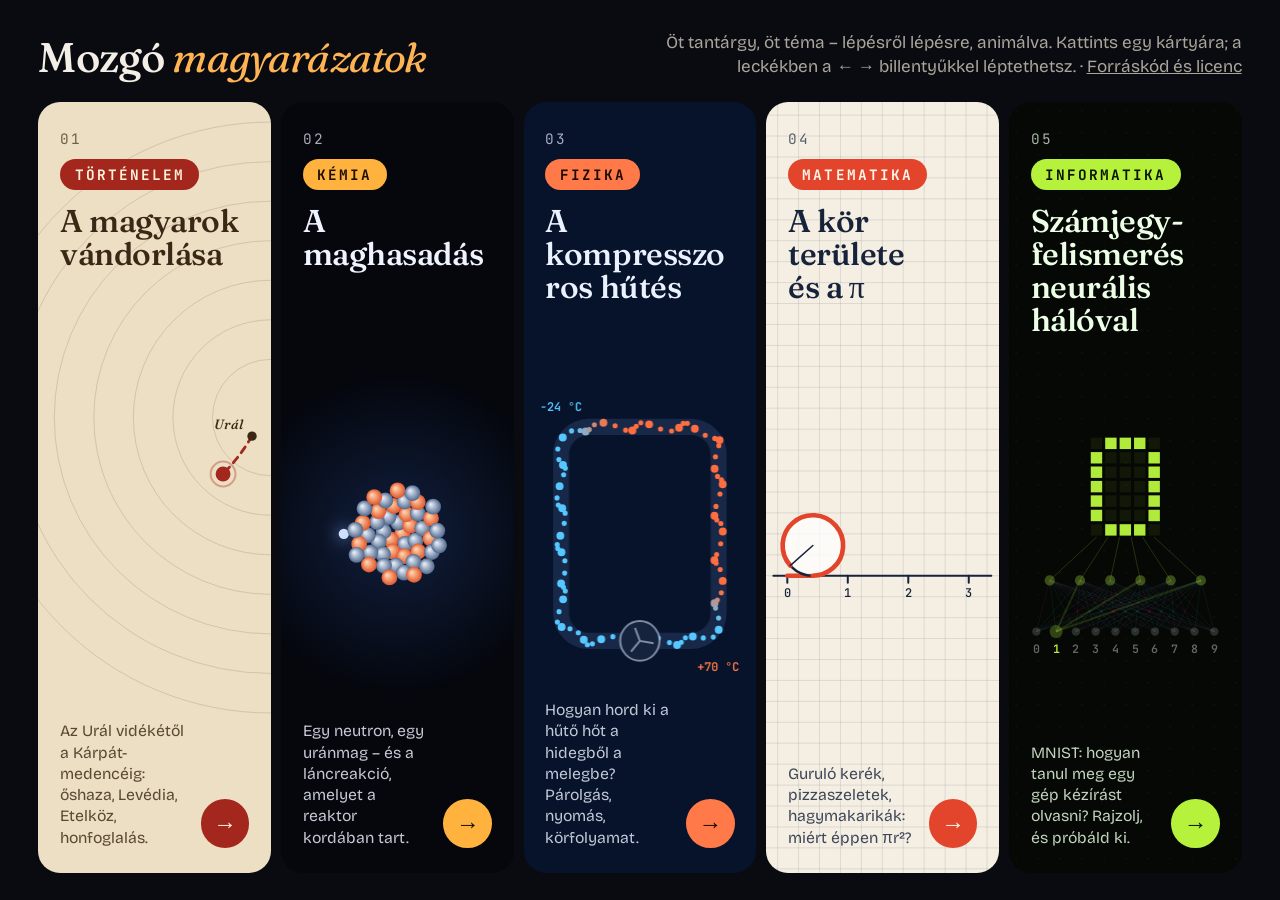
<file: index.html>
<!doctype html>
<html lang="hu">
<head>
<meta charset="utf-8">
<meta name="viewport" content="width=device-width, initial-scale=1">
<title>Mozgó magyarázatok — öt tantárgy</title>
<!-- og:start -->
<meta name="description" content="Honfoglalás, maghasadás, hűtőgép, π, neurális háló: lépésről lépésre animált, interaktív leckék. Ingyenes, kivetíthető, offline is működik.">
<meta property="og:type" content="website">
<meta property="og:locale" content="hu_HU">
<meta property="og:site_name" content="Mozgó magyarázatok">
<meta property="og:title" content="Mozgó magyarázatok – öt tantárgy, öt animált lecke">
<meta property="og:description" content="Honfoglalás, maghasadás, hűtőgép, π, neurális háló: lépésről lépésre animált, interaktív leckék. Ingyenes, kivetíthető, offline is működik.">
<meta property="og:url" content="https://megzo.github.io/mozgo-magyarazatok/">
<meta property="og:image" content="https://megzo.github.io/mozgo-magyarazatok/og/index.jpg">
<meta property="og:image:width" content="1200">
<meta property="og:image:height" content="630">
<meta property="og:image:alt" content="Mozgó magyarázatok – öt tantárgy, öt animált lecke">
<meta name="twitter:card" content="summary_large_image">
<meta name="theme-color" content="#0a0b10">
<!-- og:end -->
<link rel="stylesheet" href="shared/lesson.css">
<style>
  html, body { height: 100%; overflow: hidden; background: #0a0b10; }
  body { display: flex; flex-direction: column; color: #f3efe6; font-family: "Bricolage Grotesque", sans-serif; }
  header { flex: none; display: flex; align-items: flex-end; justify-content: space-between; gap: 4vw; padding: 3.4vh 3vw 2.6vh; }
  h1 { margin: 0; font-family: "Fraunces", serif; font-weight: 520; font-size: clamp(30px, 4.6vh, 62px); line-height: 1; letter-spacing: -.02em; font-variation-settings: "opsz" 144; }
  h1 em { font-style: italic; font-weight: 400; color: #ffb454; }
  header p { margin: 0; max-width: 34em; font-size: clamp(14px, 1.9vh, 21px); line-height: 1.4; color: #a9a59b; text-align: right; }
  main { flex: 1; min-height: 0; display: flex; gap: 10px; padding: 0 3vw 3vh; }
  a.card {
    position: relative; flex: 1 1 0; min-width: 0; border-radius: 22px; overflow: hidden; text-decoration: none; color: var(--ink);
    background: var(--bg); display: flex; flex-direction: column; justify-content: space-between; padding: 3vh 1.7vw 2.8vh;
    transition: flex-grow .55s cubic-bezier(.2, .8, .2, 1), transform .3s; isolation: isolate;
    animation: rise .9s cubic-bezier(.2, .8, .2, 1) both; animation-delay: calc(var(--i) * 90ms);
  }
  @keyframes rise { from { opacity: 0; transform: translateY(40px); } to { opacity: 1; transform: none; } }
  a.card:hover, a.card:focus-visible { flex-grow: 1.7; outline: none; }
  a.card canvas { position: absolute; inset: 0; width: 100%; height: 100%; z-index: -1; }
  .num { font-family: "JetBrains Mono", monospace; font-size: clamp(12px, 1.6vh, 17px); letter-spacing: .14em; opacity: .7; }
  .subj { display: inline-block; margin-top: 1.2vh; font-family: "JetBrains Mono", monospace; font-weight: 700; font-size: clamp(12px, 1.6vh, 17px); letter-spacing: .14em; text-transform: uppercase;
    background: var(--accent); color: var(--accent-ink); padding: .45em 1em .4em; border-radius: 99px; }
  .card h2 { margin: 1.6vh 0 0; font-family: "Fraunces", serif; font-weight: 540; font-size: clamp(22px, 3.5vh, 44px); line-height: 1.05; letter-spacing: -.015em; text-wrap: balance; max-width: 9.5em; hyphens: manual; overflow-wrap: break-word; }
  .foot { display: flex; align-items: flex-end; justify-content: space-between; gap: 12px; }
  .foot p { margin: 0; font-size: clamp(13px, 1.75vh, 19px); line-height: 1.35; max-width: 17em; opacity: .82; }
  .go { flex: none; width: clamp(40px, 5.4vh, 60px); aspect-ratio: 1; border-radius: 50%; display: grid; place-items: center; background: var(--accent); color: var(--accent-ink); font-size: clamp(18px, 2.6vh, 28px); transition: transform .3s; }
  a.card:hover .go { transform: translateX(6px) rotate(-12deg); }
  header p a { color: inherit; }
  @media (max-width: 900px), (orientation: portrait) and (max-width: 1100px) {
    html, body { height: auto; overflow: auto; }
    body { display: block; }
    header { flex-direction: column; align-items: flex-start; gap: 10px; padding: 26px 18px 18px; }
    header p { text-align: left; }
    main { flex-direction: column; gap: 14px; padding: 0 14px 28px; }
    a.card { flex: none; height: 64vh; min-height: 380px; max-height: 620px; padding: 22px 22px 24px; }
    a.card:hover, a.card:focus-visible { flex-grow: 0; }
    .card h2 { max-width: none; font-size: 32px; }
    .num, .subj { font-size: 13px; } .foot p { font-size: 16px; } .go { width: 48px; font-size: 22px; }
  }
  .c1 { --bg: #ecdfc3; --ink: #3b2716; --accent: #a3271c; --accent-ink: #fbf2dc; }
  .c2 { --bg: #05070d; --ink: #eef3ff; --accent: #ffb23e; --accent-ink: #1c1000; }
  .c3 { --bg: #07132a; --ink: #eaf1ff; --accent: #ff7a48; --accent-ink: #1d0a02; }
  .c4 { --bg: #f4efe2; --ink: #17223b; --accent: #e2452b; --accent-ink: #fff6ec; }
  .c5 { --bg: #050805; --ink: #ecffe6; --accent: #b6f23c; --accent-ink: #0b1400; }
</style>
</head>
<body>
<header>
  <h1>Mozgó <em>magyarázatok</em></h1>
  <p>Öt tantárgy, öt téma – lépésről lépésre, animálva. Kattints egy kártyára; a leckékben a <b>← →</b> billentyűkkel léptethetsz. · <a href="https://github.com/Megzo/mozgo-magyarazatok">Forráskód és licenc</a></p>
</header>
<main>
  <a class="card c1" style="--i:0" href="tortenelem-vandorlas.html"><canvas data-k="hist"></canvas>
    <div><div class="num">01</div><span class="subj">Történelem</span><h2>A magyarok vándorlása</h2></div>
    <div class="foot"><p>Az Urál vidékétől a Kárpát-medencéig: őshaza, Levédia, Etelköz, honfoglalás.</p><span class="go">→</span></div></a>
  <a class="card c2" style="--i:1" href="kemia-maghasadas.html"><canvas data-k="chem"></canvas>
    <div><div class="num">02</div><span class="subj">Kémia</span><h2>A maghasadás</h2></div>
    <div class="foot"><p>Egy neutron, egy uránmag – és a láncreakció, amelyet a reaktor kordában tart.</p><span class="go">→</span></div></a>
  <a class="card c3" style="--i:2" href="fizika-hutes.html"><canvas data-k="phys"></canvas>
    <div><div class="num">03</div><span class="subj">Fizika</span><h2>A kompresszoros hűtés</h2></div>
    <div class="foot"><p>Hogyan hord ki a hűtő hőt a hidegből a melegbe? Párolgás, nyomás, körfolyamat.</p><span class="go">→</span></div></a>
  <a class="card c4" style="--i:3" href="matek-kor-pi.html"><canvas data-k="math"></canvas>
    <div><div class="num">04</div><span class="subj">Matematika</span><h2>A kör területe és a π</h2></div>
    <div class="foot"><p>Guruló kerék, pizzaszeletek, hagymakarikák: miért éppen πr²?</p><span class="go">→</span></div></a>
  <a class="card c5" style="--i:4" href="informatika-mnist.html"><canvas data-k="info"></canvas>
    <div><div class="num">05</div><span class="subj">Informatika</span><h2>Számjegy&shy;felismerés neurális hálóval</h2></div>
    <div class="foot"><p>MNIST: hogyan tanul meg egy gép kézírást olvasni? Rajzolj, és próbáld ki.</p><span class="go">→</span></div></a>
</main>
<script>
(function () {
  'use strict';
  const TAU = Math.PI * 2, cl = (v, a = 0, b = 1) => Math.min(b, Math.max(a, v)), lerp = (a, b, t) => a + (b - a) * t, sm = (t) => { t = cl(t); return t * t * (3 - 2 * t); };
  const cvs = [...document.querySelectorAll('canvas')].map((el) => ({ el, c: el.getContext('2d'), k: el.dataset.k, w: 0, h: 0 }));
  function fit() { const d = Math.min(2, devicePixelRatio || 1); for (const v of cvs) { const r = el(v).getBoundingClientRect(); v.w = r.width; v.h = r.height; v.el.width = Math.round(r.width * d); v.el.height = Math.round(r.height * d); v.d = d; } }
  function el(v) { return v.el; }
  const DIG = ['01110100011000110001100011000101110', '00100011000010000100001000010001110', '01110100010000100110010001000011111', '11110000010000101110000010000111110', '00010001100101010010111110001000010', '11111100001111000001000011000101110', '01110100001000011110100011000101110', '11111000010001000100010000100001000', '01110100011000101110100011000101110', '01110100011000101111000010000101110'];
  const nuc = Array.from({ length: 46 }, (_, i) => { const a = i * 2.39996, r = Math.sqrt((i + .5) / 46); return { x: Math.cos(a) * r, y: Math.sin(a) * r, p: i % 5 < 2, s: i % 2 ? 1 : -1 }; });
  const draw = {
    hist(c, w, h, t) {
      const u = Math.min(w, h * .6), cx = w / 2, cy = h * .56;
      c.strokeStyle = 'rgba(90,59,34,.16)'; c.lineWidth = 1; for (let i = 0; i < 7; i++) { c.beginPath(); c.arc(cx + u * .5, cy - u * .5, u * (.25 + i * .17), 0, TAU); c.stroke(); }
      const P = (f) => { const m = 1 - f; return [cx + u * (.42 * m * m * m + .2 * 3 * m * m * f - .1 * 3 * m * f * f - .4 * f * f * f), cy + u * (-.42 * m * m * m - .05 * 3 * m * m * f - .1 * 3 * m * f * f + .34 * f * f * f)]; };
      const f = sm((t % 9) / 6);
      c.strokeStyle = '#a3271c'; c.lineWidth = Math.max(2.5, u * .012); c.setLineDash([u * .03, u * .025]); c.lineCap = 'round'; c.beginPath(); for (let i = 0; i <= 60 * f; i++) { const p = P(i / 60); i ? c.lineTo(p[0], p[1]) : c.moveTo(p[0], p[1]); } c.stroke(); c.setLineDash([]);
      [[0, 'Urál'], [.36, 'Levédia'], [.68, 'Etelköz'], [1, 'Kárpát-medence']].forEach(([s, n], i) => { const p = P(s), a = cl((f - s) * 8 + 1); c.globalAlpha = a; c.fillStyle = '#3b2716'; c.beginPath(); c.arc(p[0], p[1], u * .02, 0, TAU); c.fill(); c.font = `italic 500 ${Math.max(13, u * .058)}px Fraunces`; c.textAlign = i === 3 ? 'left' : 'right'; c.fillText(n, p[0] + (i === 3 ? -u * .08 : -u * .04), p[1] + (i === 3 ? u * .1 : -u * .03)); c.globalAlpha = 1; });
      const p = P(f); c.fillStyle = '#a3271c'; c.beginPath(); c.arc(p[0], p[1], u * .032, 0, TAU); c.fill(); c.strokeStyle = 'rgba(163,39,28,.35)'; c.lineWidth = 2; c.beginPath(); c.arc(p[0], p[1], u * (.05 + .02 * Math.sin(t * 4)), 0, TAU); c.stroke();
    },
    chem(c, w, h, t) {
      const u = Math.min(w, h * .6), cx = w / 2, cy = h * .56, T = t % 7, split = sm((T - 2.6) / .9), fly = cl((T - 3.2) / 3), R = u * .2;
      const g = c.createRadialGradient(cx, cy, 0, cx, cy, u * .7); g.addColorStop(0, 'rgba(60,120,255,.20)'); g.addColorStop(1, 'rgba(60,120,255,0)'); c.fillStyle = g; c.fillRect(0, 0, w, h);
      const nx = lerp(cx - u * .6, cx - R * .4, sm(T / 2.5)); if (T < 2.6) { c.fillStyle = '#cfe0ff'; c.shadowColor = '#7fb0ff'; c.shadowBlur = 16; c.beginPath(); c.arc(nx, cy, u * .022, 0, TAU); c.fill(); c.shadowBlur = 0; }
      const fl = Math.max(0, 1 - Math.abs(T - 3.3) * 2.2); if (fl > 0) { const g2 = c.createRadialGradient(cx, cy, 0, cx, cy, u * .6); g2.addColorStop(0, `rgba(255,240,190,${fl * .9})`); g2.addColorStop(1, 'rgba(255,200,80,0)'); c.fillStyle = g2; c.fillRect(0, 0, w, h); }
      c.globalAlpha = 1 - sm((T - 6) / 1);
      for (const n of nuc) { const wob = 1 + .05 * Math.sin(t * 5 + n.x * 9); const sx = n.s * (split * R * .75 + fly * u * .34), sy = n.s * fly * u * .12; const x = cx + n.x * R * wob * lerp(1, .8, split) + sx, y = cy + n.y * R * wob * lerp(1, .8, split) + sy, r = u * .034;
        const g3 = c.createRadialGradient(x - r * .3, y - r * .3, r * .1, x, y, r); g3.addColorStop(0, n.p ? '#ffd0a8' : '#dfe8f5'); g3.addColorStop(1, n.p ? '#e0562c' : '#52698c'); c.fillStyle = g3; c.beginPath(); c.arc(x, y, r, 0, TAU); c.fill(); }
      if (fly > 0) for (let i = 0; i < 3; i++) { const a = -1.2 + i * 1.2 + .5, d = fly * u * .75; c.fillStyle = '#cfe0ff'; c.beginPath(); c.arc(cx + Math.cos(a) * d, cy + Math.sin(a) * d * 1.3, u * .02, 0, TAU); c.fill(); }
      c.globalAlpha = 1;
    },
    phys(c, w, h, t) {
      const u = Math.min(w, h * .6), cx = w / 2, cy = h * .56, a = u * .34, b = u * .46, r = u * .12;
      const pt = (f) => { const per = 2 * (2 * a - 2 * r) + 2 * (2 * b - 2 * r) + TAU * r; let d = ((f % 1) + 1) % 1 * per; const segs = [[2 * b - 2 * r, 0], [TAU * r / 4, 1], [2 * a - 2 * r, 0], [TAU * r / 4, 1], [2 * b - 2 * r, 0], [TAU * r / 4, 1], [2 * a - 2 * r, 0], [TAU * r / 4, 1]];
        let x = cx - a, y = cy + b - r, dir = -Math.PI / 2; for (const [len, arc] of segs) { const q = Math.min(d, len); if (!arc) { x += Math.cos(dir) * q; y += Math.sin(dir) * q; } else { const ccx = x + Math.cos(dir + Math.PI / 2) * r, ccy = y + Math.sin(dir + Math.PI / 2) * r, th = q / r; const a0 = dir - Math.PI / 2; x = ccx + Math.cos(a0 + th) * r; y = ccy + Math.sin(a0 + th) * r; dir += th; } d -= q; if (d <= 0) break; } return [x, y]; };
      c.lineWidth = u * .07; c.strokeStyle = 'rgba(120,170,255,.14)'; c.beginPath(); c.roundRect(cx - a, cy - b, 2 * a, 2 * b, r); c.stroke();
      for (let i = 0; i < 90; i++) { const f = i / 90 + t * .03, p = pt(f), ff = ((f % 1) + 1) % 1, hot = ff > .25 && ff < .75; const k = hot ? sm((ff - .25) * 12) * (1 - sm((ff - .68) * 14)) : 0;
        c.fillStyle = `rgb(${Math.round(lerp(86, 255, k))},${Math.round(lerp(200, 110, k))},${Math.round(lerp(255, 64, k))})`; c.beginPath(); c.arc(p[0] + Math.sin(i * 7.3) * u * .018, p[1] + Math.cos(i * 5.1) * u * .018, u * (i % 3 ? .011 : .017), 0, TAU); c.fill(); }
      const q = pt(.25 + .0); c.fillStyle = '#16233d'; c.strokeStyle = 'rgba(200,215,245,.6)'; c.lineWidth = 2; c.beginPath(); c.arc(cx, cy + b, u * .085, 0, TAU); c.fill(); c.stroke();
      c.save(); c.translate(cx, cy + b); c.rotate(t * 4); c.beginPath(); for (let k = 0; k < 3; k++) { c.moveTo(0, 0); c.lineTo(Math.cos(k * TAU / 3) * u * .06, Math.sin(k * TAU / 3) * u * .06); } c.stroke(); c.restore();
      c.font = `600 ${Math.max(12, u * .05)}px "JetBrains Mono"`; c.textAlign = 'center'; c.fillStyle = '#56c8ff'; c.fillText('−24 °C', cx - a - 0, cy - b - u * .07); c.fillStyle = '#ff7a48'; c.fillText('+70 °C', cx + a, cy + b + u * .13);
    },
    math(c, w, h, t) {
      const u = Math.min(w, h * .6), cx = w / 2, cy = h * .56, T = t % 8, f = sm((T - .6) / 4.4), r = u * .13, L = TAU * r, x0 = cx - L / 2, y0 = cy + u * .18;
      c.strokeStyle = 'rgba(23,34,59,.10)'; c.lineWidth = 1; for (let x = (w / 2) % (u * .09); x < w; x += u * .09) { c.beginPath(); c.moveTo(x, 0); c.lineTo(x, h); c.stroke(); } for (let y = cy % (u * .09); y < h; y += u * .09) { c.beginPath(); c.moveTo(0, y); c.lineTo(w, y); c.stroke(); }
      c.strokeStyle = '#17223b'; c.lineWidth = 2; c.beginPath(); c.moveTo(x0 - u * .06, y0); c.lineTo(x0 + L + u * .06, y0); c.stroke();
      c.font = `500 ${Math.max(12, u * .05)}px "JetBrains Mono"`; c.textAlign = 'center'; c.fillStyle = '#17223b'; for (let i = 0; i <= 3; i++) { const x = x0 + i * 2 * r; c.beginPath(); c.moveTo(x, y0); c.lineTo(x, y0 + u * .03); c.stroke(); c.fillText(i, x, y0 + u * .09); }
      c.strokeStyle = '#e2452b'; c.lineWidth = Math.max(4, u * .02); c.lineCap = 'round'; c.beginPath(); c.moveTo(x0, y0); c.lineTo(x0 + L * f, y0); c.stroke();
      const wx = x0 + L * f, wy = y0 - r, a0 = Math.PI / 2 + f * TAU;
      c.fillStyle = 'rgba(255,255,255,.75)'; c.strokeStyle = '#17223b'; c.lineWidth = 2.5; c.beginPath(); c.arc(wx, wy, r, 0, TAU); c.fill(); c.stroke();
      c.strokeStyle = '#e2452b'; c.lineWidth = Math.max(4, u * .02); c.beginPath(); c.arc(wx, wy, r, a0, a0 + TAU * (1 - f)); c.stroke();
      c.strokeStyle = '#17223b'; c.lineWidth = 1.5; c.beginPath(); c.moveTo(wx, wy); c.lineTo(wx + Math.cos(a0) * r, wy + Math.sin(a0) * r); c.stroke();
      c.globalAlpha = sm((T - 5) / .8) * (1 - sm((T - 7.3) / .6)); c.fillStyle = '#e2452b'; c.font = `italic 500 ${u * .2}px Fraunces`; c.fillText('π', x0 + L, y0 - u * .06 - 2 * r); c.globalAlpha = 1;
    },
    info(c, w, h, t) {
      const u = Math.min(w, h * .6), cx = w / 2, cy = h * .56, d = Math.floor(t / 1.6) % 10, ph = (t / 1.6) % 1, cell = u * .062, gx = cx - cell * 2.5, gy = cy - u * .42;
      c.fillStyle = 'rgba(182,242,60,.07)'; for (let x = (w / 2) % 22; x < w; x += 22) for (let y = 8; y < h; y += 22) c.fillRect(x, y, 1.5, 1.5);
      const prev = DIG[(d + 9) % 10], cur = DIG[d];
      for (let i = 0; i < 35; i++) { const v = lerp(+prev[i], +cur[i], sm(ph * 4)), x = gx + (i % 5) * cell, y = gy + Math.floor(i / 5) * cell; c.fillStyle = `rgba(182,242,60,${.07 + v * .9})`; c.fillRect(x + 1.5, y + 1.5, cell - 3, cell - 3); }
      const oy = cy + u * .42, hy = cy + u * .2, act = sm((ph - .3) * 4);
      for (let j = 0; j < 6; j++) { const hx = cx + (j - 2.5) * u * .13; for (let o = 0; o < 10; o++) { const ox = cx + (o - 4.5) * u * .085, on = o === d && (j + d) % 2 === 0; c.strokeStyle = on ? `rgba(182,242,60,${.15 + .7 * act})` : (o + j) % 3 ? 'rgba(90,220,255,.07)' : 'rgba(255,80,200,.08)'; c.lineWidth = on ? 2 : 1; c.beginPath(); c.moveTo(hx, hy); c.lineTo(ox, oy); c.stroke(); }
        c.strokeStyle = 'rgba(182,242,60,.18)'; c.lineWidth = 1; c.beginPath(); c.moveTo(cx + (j - 2.5) * cell * .8, gy + cell * 7); c.lineTo(hx, hy); c.stroke();
        c.fillStyle = `rgba(182,242,60,${.3 + .6 * Math.abs(Math.sin(d * 1.7 + j * 2.1)) * act})`; c.beginPath(); c.arc(hx, hy, u * .022, 0, TAU); c.fill(); }
      c.font = `600 ${Math.max(11, u * .05)}px "JetBrains Mono"`; c.textAlign = 'center';
      for (let o = 0; o < 10; o++) { const ox = cx + (o - 4.5) * u * .085, on = o === d; c.fillStyle = on ? `rgba(182,242,60,${.25 + .75 * act})` : 'rgba(236,255,230,.16)'; c.beginPath(); c.arc(ox, oy, u * (on ? .028 : .018), 0, TAU); c.fill(); c.fillStyle = on ? '#b6f23c' : 'rgba(236,255,230,.4)'; c.fillText(o, ox, oy + u * .09); }
    },
  };
  function frame(now) {
    const t = now / 1000;
    for (const v of cvs) { if (!v.w) continue; const r = v.el.getBoundingClientRect(); if (Math.abs(r.width - v.w) > 1 || Math.abs(r.height - v.h) > 1) { v.w = r.width; v.h = r.height; v.el.width = Math.round(r.width * v.d); v.el.height = Math.round(r.height * v.d); } v.c.setTransform(v.d, 0, 0, v.d, 0, 0); v.c.clearRect(0, 0, v.w, v.h); draw[v.k](v.c, v.w, v.h, t); }
    requestAnimationFrame(frame);
  }
  addEventListener('resize', fit); fit(); (document.fonts ? document.fonts.ready : Promise.resolve()).then(() => requestAnimationFrame(frame));
})();
</script>
</body>
</html>
</file>
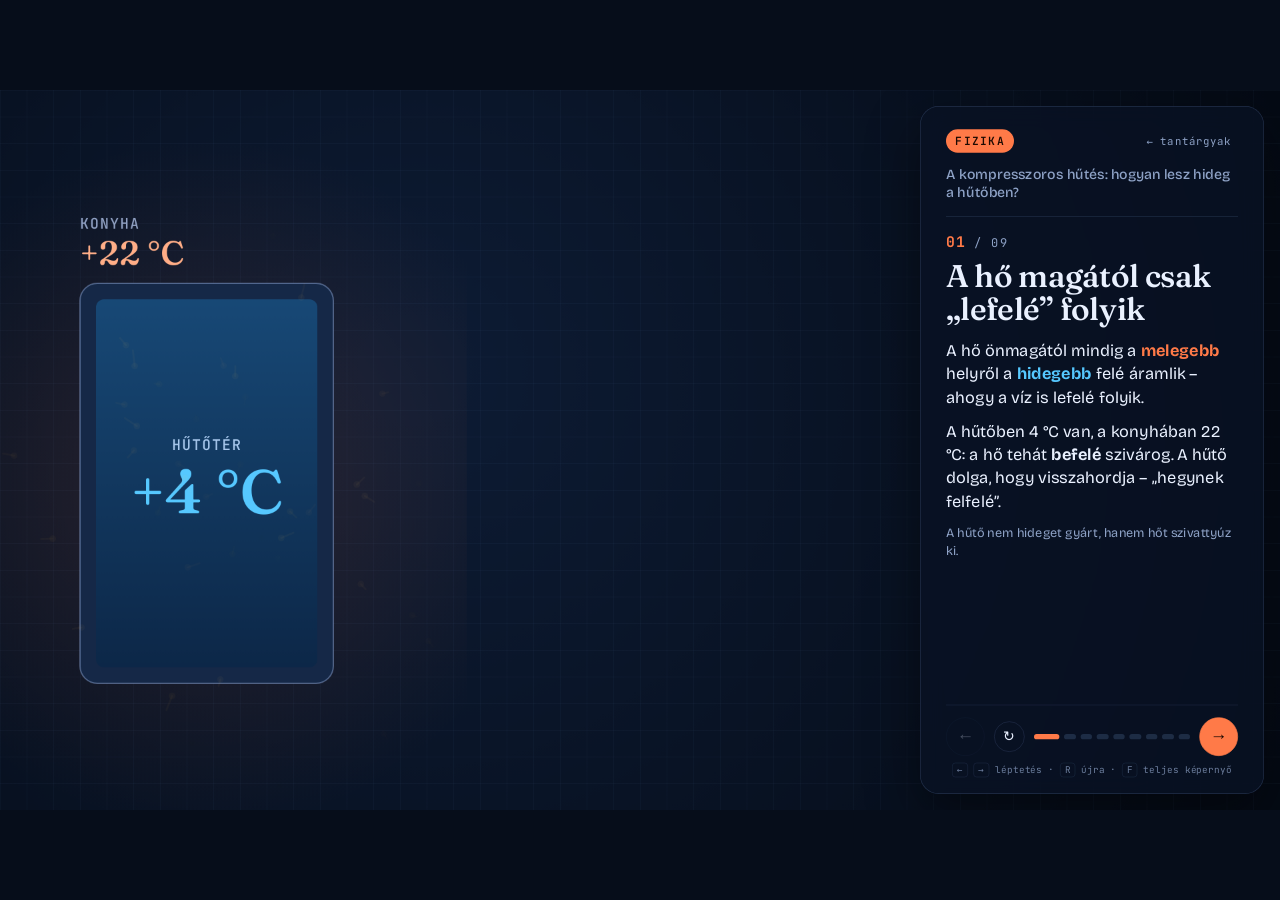
<file: fizika-hutes.html>
<!doctype html>
<html lang="hu">
<head>
<meta charset="utf-8">
<meta name="viewport" content="width=device-width, initial-scale=1">
<title>A kompresszoros hűtés — Fizika</title>
<!-- og:start -->
<meta name="description" content="Párolgás, nyomásfüggő forráspont, és a kompresszoros hűtőkör négy állomása – interaktív szimulációkkal.">
<meta property="og:type" content="website">
<meta property="og:locale" content="hu_HU">
<meta property="og:site_name" content="Mozgó magyarázatok">
<meta property="og:title" content="Hogyan lesz hideg a hűtőben? – animált fizikalecke">
<meta property="og:description" content="Párolgás, nyomásfüggő forráspont, és a kompresszoros hűtőkör négy állomása – interaktív szimulációkkal.">
<meta property="og:url" content="https://megzo.github.io/mozgo-magyarazatok/fizika-hutes.html">
<meta property="og:image" content="https://megzo.github.io/mozgo-magyarazatok/og/fizika-hutes.jpg">
<meta property="og:image:width" content="1200">
<meta property="og:image:height" content="630">
<meta property="og:image:alt" content="Hogyan lesz hideg a hűtőben? – animált fizikalecke">
<meta name="twitter:card" content="summary_large_image">
<meta name="theme-color" content="#0a0b10">
<!-- og:end -->
<link rel="stylesheet" href="shared/lesson.css">
<style>
  :root {
    --bg: #060d1a;
    --ink: #eaf1ff;
    --muted: #8ea2c6;
    --accent: #ff7a48;        /* meleg oldal */
    --accent-ink: #1d0a02;
    --accent2: #56c8ff;       /* hideg oldal */
    --panel-bg: rgba(9, 18, 36, .80);
    --panel-border: rgba(150, 190, 255, .18);
    --rule: rgba(150, 190, 255, .16);
  }
  .lp-text sub { font-size: .55em; font-style: normal; font-family: var(--font-body); letter-spacing: 0; }
</style>
</head>
<body>
<script src="shared/lesson.js"></script>
<script>
(function () {
'use strict';
const U = Lesson.U, { clamp, lerp, smooth, out, inOut, TAU } = U;
const HOT = '#ff7a48', COLD = '#56c8ff', HEAT = '#ffc45c', INK = '#eaf1ff', MUT = '#8ea2c6', ELEC = '#ffe66b';
const FB = '"Bricolage Grotesque"', FD = 'Fraunces', FM = '"JetBrains Mono"';
const P_LOW = 0.6, P_HIGH = 5.5, T_ROOM = 22, T_IN = 4;
let c, GA = 1, L;

/* ── kis segédek ─────────────────────────────────────────────── */
const al = (a) => { c.globalAlpha = GA * clamp(a); };
const fmt = (v, d = 0) => (v < 0 ? '−' : '') + Math.abs(v).toFixed(d).replace('.', ',');
const fmtT = (v, d = 0) => (v > 0 ? '+' : '') + fmt(v, d) + ' °C';
function tx(s, x, y, o = {}) {
  c.font = `${o.i ? 'italic ' : ''}${o.w || 500} ${o.s || 24}px ${o.f || FB}`;
  c.textAlign = o.a || 'left'; c.textBaseline = o.b || 'alphabetic'; c.letterSpacing = o.ls || '0px';
  c.fillStyle = o.c || INK; c.fillText(s, x, y); c.letterSpacing = '0px';
}
function rr(x, y, w, h, r) { c.beginPath(); c.roundRect(x, y, w, h, r); }
const TS = [[-25, [70, 190, 255]], [22, [228, 224, 216]], [70, [255, 92, 50]]];
function trgb(T) {
  T = clamp(T, -25, 70); const k = T < 22 ? 0 : 1, a = TS[k], b = TS[k + 1], f = (T - a[0]) / (b[0] - a[0]);
  return [0, 1, 2].map((i) => Math.round(lerp(a[1][i], b[1][i], f)));
}
const tcol = (T, a = 1) => { const r = trgb(T); return `rgba(${r[0]},${r[1]},${r[2]},${a})`; };
/* izobután (R600a) telítési görbéje — Antoine-egyenlet */
const psat = (T) => Math.pow(10, 6.91048 - 946.35 / (246.68 + T)) / 750.062;       // bar
const tboil = (p) => 946.35 / (6.91048 - Math.log10(p * 750.062)) - 246.68;        // °C
const TB_LOW = Math.round(tboil(P_LOW)), TB_HIGH = Math.round(tboil(P_HIGH));      // −24, +41

function heatArrow(x, y, ang, len, a, ph = 0, w = 3.5) {
  if (a <= 0.01) return;
  c.save(); c.translate(x, y); c.rotate(ang); al(a); c.strokeStyle = HEAT; c.fillStyle = HEAT; c.lineWidth = w; c.lineCap = 'round'; c.lineJoin = 'round';
  c.beginPath();
  for (let i = 0; i <= 18; i++) { const f = i / 18, px = (len - 6) * f, py = Math.sin(f * TAU * 1.5 + ph) * 5.5 * (1 - f); i ? c.lineTo(px, py) : c.moveTo(px, py); }
  c.stroke(); c.beginPath(); c.moveTo(len + 8, 0); c.lineTo(len - 7, -8); c.lineTo(len - 7, 8); c.closePath(); c.fill(); c.restore();
}
function badge(n, x, y, on = 1, r = 19) {
  c.beginPath(); c.arc(x, y, r, 0, TAU); c.fillStyle = on > .5 ? INK : 'rgba(234,241,255,.14)'; c.fill();
  tx(String(n), x, y + 1, { f: FM, s: r * 1.1, w: 700, a: 'center', b: 'middle', c: on > .5 ? '#06101f' : INK });
}
function background() {
  c.globalAlpha = 1;
  const g = c.createRadialGradient(620, 420, 80, 620, 540, 1500); g.addColorStop(0, '#0d1b33'); g.addColorStop(1, '#040912');
  c.fillStyle = g; c.fillRect(0, 0, 1920, 1080);
  c.strokeStyle = 'rgba(140,180,255,.045)'; c.lineWidth = 1; c.beginPath();
  for (let x = 0; x <= 1920; x += 40) { c.moveTo(x + .5, 0); c.lineTo(x + .5, 1080); }
  for (let y = 0; y <= 1080; y += 40) { c.moveTo(0, y + .5); c.lineTo(1920, y + .5); }
  c.stroke();
}

/* ── útvonal-segédek ─────────────────────────────────────────── */
function roundPoly(pts, r) {
  const o = [], push = (x, y) => o.push([x, y]);
  let prev = pts[0]; push(prev[0], prev[1]);
  for (let i = 1; i < pts.length - 1; i++) {
    const p0 = pts[i - 1], p1 = pts[i], p2 = pts[i + 1];
    const d1 = Math.hypot(p1[0] - p0[0], p1[1] - p0[1]), d2 = Math.hypot(p2[0] - p1[0], p2[1] - p1[1]);
    if (d1 < .01 || d2 < .01) continue;
    const q = Math.min(r, d1 / 2, d2 / 2);
    const a = [p1[0] + (p0[0] - p1[0]) / d1 * q, p1[1] + (p0[1] - p1[1]) / d1 * q], b = [p1[0] + (p2[0] - p1[0]) / d2 * q, p1[1] + (p2[1] - p1[1]) / d2 * q];
    push(a[0], a[1]);
    for (let k = 1; k <= 8; k++) { const t = k / 8, m = 1 - t; push(m * m * a[0] + 2 * m * t * p1[0] + t * t * b[0], m * m * a[1] + 2 * m * t * p1[1] + t * t * b[1]); }
    prev = b;
  }
  const e = pts[pts.length - 1]; push(e[0], e[1]); return o;
}
function resample(poly, ds) {
  const o = [[poly[0][0], poly[0][1]]]; let carry = 0;
  for (let i = 1; i < poly.length; i++) {
    const a = poly[i - 1], b = poly[i], d = Math.hypot(b[0] - a[0], b[1] - a[1]); if (d < 1e-6) continue;
    let pos = ds - carry;
    while (pos <= d) { o.push([lerp(a[0], b[0], pos / d), lerp(a[1], b[1], pos / d)]); pos += ds; }
    carry = d - (pos - ds);
  }
  return o;
}
const rows = (xA, xB, y0, dy, n) => { const o = []; for (let i = 0; i < n; i++) { const y = y0 + i * dy; if (i % 2 === 0) o.push([xA, y], [xB, y]); else o.push([xB, y], [xA, y]); } return o; };

/* ════════════════════════════════════════════════════════════════
   D jelenet: a teljes hűtőkör
   ════════════════════════════════════════════════════════════════ */
const SEC = [
  { pts: [[500, 620], [500, 985], [720, 985]] },                                        // 0 szívóvezeték
  { pts: [[720, 985], [840, 985]] },                                                    // 1 kompresszor
  { pts: [[840, 985], [1280, 985], [1280, 880]] },                                      // 2 nyomóvezeték
  { pts: [[1280, 880], ...rows(1280, 1010, 770, -56, 11), [1010, 120]] },               // 3 kondenzátor
  { pts: [[1010, 120], [1010, 52], [880, 52]] },                                        // 4 folyadékvezeték
  { pts: [[880, 52], [640, 52]] },                                                      // 5 kapillárcső
  { pts: [[640, 52], [500, 52], ...rows(500, 340, 200, 50, 8), [500, 620]] },           // 6 elpárologtató
];
/* állapot a szakasz mentén (f = 0..1): [hőmérséklet °C, folyadékhányad, sűrűség-súly, nagy nyomás?] */
function stateAt(sec, f) {
  switch (sec) {
    case 0: return [-15, 0, .8, 0];
    case 1: return [lerp(-15, 70, smooth(f)), 0, lerp(.8, 1.3, f), f > .5 ? 1 : 0];
    case 2: return [lerp(70, 66, f), 0, 1.3, 1];
    case 3: { if (f < .12) return [lerp(66, TB_HIGH, f / .12), 0, 1.3, 1]; if (f < .86) { const q = (f - .12) / .74; return [TB_HIGH, q, lerp(1.3, 3.2, q), 1]; } return [lerp(TB_HIGH, 35, (f - .86) / .14), 1, 3.2, 1]; }
    case 4: return [35, 1, 3.2, 1];
    case 5: { const q = smooth((f - .45) / .55); return [lerp(35, TB_LOW, q), lerp(1, .72, q), lerp(3.2, 2.4, q), f < .6 ? 1 : 0]; }
    default: { if (f < .9) { const q = f / .9; return [TB_LOW, .72 * (1 - q), lerp(2.4, .8, q), 0]; } return [lerp(TB_LOW, -15, (f - .9) / .1), 0, .8, 0]; }
  }
}
const PT = { x: [], y: [], nx: [], ny: [], sec: [], T: [], liq: [], M: [], col: [] }; let PN = 0;
const secPath = [], secChunks = [], secRange = [];
function buildLoop() {
  const DS = 4; let mass = 0;
  SEC.forEach((s, si) => {
    const sm = resample(roundPoly(s.pts, 20), DS), n = sm.length - 1, start = PT.x.length;
    const p2 = new Path2D(); p2.moveTo(sm[0][0], sm[0][1]); for (let i = 1; i <= n; i++) p2.lineTo(sm[i][0], sm[i][1]); secPath.push(p2);
    const chunks = [];
    for (let i = 0; i < n; i++) {
      const f = i / n, st = stateAt(si, f), a = sm[i], b = sm[i + 1], d = Math.hypot(b[0] - a[0], b[1] - a[1]) || 1;
      PT.x.push(a[0]); PT.y.push(a[1]); PT.nx.push(-(b[1] - a[1]) / d); PT.ny.push((b[0] - a[0]) / d);
      PT.sec.push(si); PT.col.push(tcol(st[0])); PT.T.push(st[0]); PT.liq.push(st[1]); PT.M.push(mass); mass += st[2];
      if (i % 5 === 0) { const e = Math.min(n, i + 5); const cp = new Path2D(); cp.moveTo(a[0], a[1]); for (let k = i + 1; k <= e; k++) cp.lineTo(sm[k][0], sm[k][1]); chunks.push([cp, tcol(stateAt(si, (i + 2.5) / n)[0], 1)]); }
    }
    secChunks.push(chunks); secRange.push([start, PT.x.length]);
  });
  PN = PT.x.length; for (let i = 0; i < PN; i++) PT.M[i] /= mass; PT.M.push(1);
}
const NP = 1500, parts = [];
const fa = [1, 1, 1, 1, 1, 1, 1];            // szakaszonkénti kiemelés (simítva)
const FOCUS = { 4: [1, 1, 1, .16, .16, .16, .16], 5: [.16, .16, 1, 1, 1, .16, .16], 6: [.16, .16, .16, .16, 1, 1, .7], 7: [1, .16, .16, .16, .16, .7, 1] };
const sim = { flow: 1, on: true, Tin: T_IN, u: 0, btn: null };

function drawFridge() {
  // konyha felőli meleg derengés
  al(.5); let g = c.createRadialGradient(1150, 500, 40, 1150, 500, 520); g.addColorStop(0, 'rgba(255,122,72,.13)'); g.addColorStop(1, 'rgba(255,122,72,0)'); c.fillStyle = g; c.fillRect(620, 0, 800, 1080);
  al(1);
  rr(60, 100, 500, 790, 24); c.fillStyle = '#152847'; c.fill(); c.strokeStyle = 'rgba(170,200,255,.38)'; c.lineWidth = 2; c.stroke();
  rr(86, 126, 448, 738, 10); c.fillStyle = '#081428'; c.fill();
  const warm = clamp((sim.Tin - T_IN) / 14);
  g = c.createLinearGradient(0, 126, 0, 864); g.addColorStop(0, U.mix('#2a6fa8', '#6a5560', warm)); g.addColorStop(1, U.mix('#12355c', '#3a3038', warm));
  al(.42); rr(86, 126, 448, 738, 10); c.fillStyle = g; c.fill(); al(1);
  // szigetelés sraffozása
  c.save(); rr(60, 100, 500, 790, 24); c.clip(); c.strokeStyle = 'rgba(170,200,255,.10)'; c.lineWidth = 1.5; c.beginPath();
  for (let k = -800; k < 600; k += 14) { c.moveTo(60 + k, 890); c.lineTo(60 + k + 790, 100); } c.stroke();
  rr(86, 126, 448, 738, 10); c.fillStyle = '#081428'; c.globalCompositeOperation = 'destination-over'; c.restore();
  // belső tér újra (a sraffozás fölé)
  rr(86, 126, 448, 738, 10); c.fillStyle = '#081428'; c.fill(); al(.42); c.fillStyle = g; c.fill(); al(1);
  // elpárologtató lemez
  rr(320, 174, 202, 402, 14); c.fillStyle = 'rgba(160,205,255,.07)'; c.fill(); c.strokeStyle = 'rgba(160,205,255,.22)'; c.lineWidth = 1.5; c.stroke();
  // polcok + ételek
  c.strokeStyle = 'rgba(200,225,255,.38)'; c.lineWidth = 3; c.beginPath(); for (const y of [342, 532, 712]) { c.moveTo(96, y); c.lineTo(306, y); } c.stroke();
  al(.9);
  rr(124, 246, 58, 94, 6); c.fillStyle = '#dfe8f5'; c.fill(); c.fillStyle = '#3d7fd1'; c.fillRect(124, 284, 58, 22); c.beginPath(); c.moveTo(124, 248); c.lineTo(153, 226); c.lineTo(182, 248); c.closePath(); c.fillStyle = '#c9d5e8'; c.fill();   // tej
  c.beginPath(); c.arc(246, 314, 26, 0, TAU); c.fillStyle = '#d9534a'; c.fill(); c.strokeStyle = '#5d7a3a'; c.lineWidth = 4; c.beginPath(); c.moveTo(246, 290); c.quadraticCurveTo(250, 276, 260, 272); c.stroke();   // alma
  c.beginPath(); c.moveTo(118, 530); c.lineTo(212, 530); c.lineTo(212, 482); c.closePath(); c.fillStyle = '#f0c75e'; c.fill(); c.fillStyle = '#c99a2e'; for (const [x, y, r] of [[196, 514, 6], [176, 522, 4], [202, 498, 4]]) { c.beginPath(); c.arc(x, y, r, 0, TAU); c.fill(); }   // sajt
  rr(244, 436, 36, 94, 8); c.fillStyle = '#4f9a6a'; c.fill(); rr(254, 404, 16, 36, 4); c.fill(); c.fillStyle = '#e9eef7'; c.fillRect(244, 468, 36, 26);   // üveg
  rr(126, 644, 62, 66, 8); c.fillStyle = '#b5563f'; c.fill(); rr(122, 634, 70, 14, 4); c.fillStyle = '#d7dde8'; c.fill();   // befőtt
  for (const x of [226, 258]) { c.beginPath(); c.ellipse(x, 692, 14, 18, 0, 0, TAU); c.fillStyle = '#efe3cf'; c.fill(); }   // tojás
  al(1);
  rr(98, 742, 214, 108, 10); c.fillStyle = 'rgba(190,220,255,.10)'; c.fill(); c.strokeStyle = 'rgba(200,225,255,.30)'; c.lineWidth = 2; c.stroke();
  al(.85); for (const [x, y, r, col] of [[150, 806, 30, '#5fa35a'], [212, 812, 24, '#e0803a'], [262, 808, 26, '#6db068']]) { c.beginPath(); c.arc(x, y, r, 0, TAU); c.fillStyle = col; c.fill(); }
  al(1);
  tx('HŰTŐTÉR', 104, 166, { f: FM, s: 20, c: MUT, ls: '2px' });
  tx(fmtT(sim.Tin, 1), 102, 212, { f: FD, s: 44, w: 560, c: U.mix('#56c8ff', '#ffb08a', warm) });
  tx('KONYHA', 1040, 858, { f: FM, s: 20, c: MUT, ls: '2px' });
  tx(fmtT(T_ROOM), 1038, 906, { f: FD, s: 44, w: 560, c: '#ffb08a' });
  // kondenzátor-rács függőleges pálcái
  al(.22); c.strokeStyle = '#c8d6f0'; c.lineWidth = 2; c.beginPath(); for (let x = 1034; x <= 1260; x += 25) { c.moveTo(x, 190); c.lineTo(x, 790); } c.stroke(); al(1);
}

function drawLoop() {
  const t = L.t;
  // csövek
  for (let s = 0; s < 7; s++) {
    const a = fa[s], cap = s === 5, hi = s === 2 || s === 3 || s === 4;
    c.lineCap = 'round'; c.lineJoin = 'round';
    al(a * .75); c.strokeStyle = s === 1 ? 'rgba(200,210,235,.5)' : hi ? 'rgba(255,128,84,.75)' : cap ? 'rgba(210,190,220,.7)' : 'rgba(92,196,255,.75)'; c.lineWidth = cap ? 12 : 25; c.stroke(secPath[s]);
    al(a); c.strokeStyle = '#06101f'; c.lineWidth = cap ? 8 : 20; c.stroke(secPath[s]);
    al(a * .2); c.lineWidth = cap ? 8 : 20; c.lineCap = 'butt'; for (const [p, col] of secChunks[s]) { c.strokeStyle = col; c.stroke(p); }
  }
  // kapillárcső tekercs-jelzése
  al(fa[5] * .8); c.strokeStyle = 'rgba(210,190,220,.75)'; c.lineWidth = 2.5; for (let x = 690; x <= 830; x += 20) { c.beginPath(); c.ellipse(x, 52, 8, 22, 0, 0, TAU); c.stroke(); }
  // részecskék
  sim.u = (sim.u + L.dt * 0.0135 * sim.flow) % 1;
  for (let i = 0; i < NP; i++) {
    const p = parts[i]; let u = p.u + sim.u; if (u >= 1) u -= 1;
    let lo = 0, hi = PN; while (hi - lo > 1) { const m = (lo + hi) >> 1; if (PT.M[m] <= u) lo = m; else hi = m; }
    const j = lo + 1 < PN ? lo + 1 : 0, f = (u - PT.M[lo]) / ((PT.M[lo + 1] - PT.M[lo]) || 1), s = PT.sec[lo], a = fa[s]; if (a < .02) continue;
    const liquid = p.q < PT.liq[lo], narrow = s === 5 ? .32 : 1;
    const off = (liquid ? p.off * 5.2 : p.off * 6.4 + Math.sin(t * 7 + p.ph) * 1.6 * sim.flow) * narrow;
    const x = lerp(PT.x[lo], PT.x[j], f) + PT.nx[lo] * off, y = lerp(PT.y[lo], PT.y[j], f) + PT.ny[lo] * off;
    c.globalAlpha = GA * a * (liquid ? .96 : .78); c.fillStyle = PT.col[lo];
    c.beginPath(); c.arc(x, y, (liquid ? 4.1 : 2.5) * (s === 5 ? .7 : 1), 0, TAU); c.fill();
  }
  // kompresszor
  const ca = Math.max(fa[1], .3); al(ca);
  let g = c.createRadialGradient(762, 950, 6, 780, 975, 70); g.addColorStop(0, '#3a4a6c'); g.addColorStop(1, '#0c1526');
  c.beginPath(); c.arc(780, 975, 62, 0, TAU); c.fillStyle = g; c.fill(); c.strokeStyle = 'rgba(200,215,245,.55)'; c.lineWidth = 2.5; c.stroke();
  c.save(); c.translate(780, 975); c.rotate(t * 5 * sim.flow + sim.u * 400); c.strokeStyle = 'rgba(200,215,245,.5)'; c.lineWidth = 3;
  c.beginPath(); c.arc(0, 0, 34, 0, TAU); c.stroke(); c.beginPath(); c.arc(13, 0, 15, 0, TAU); c.fillStyle = 'rgba(200,215,245,.22)'; c.fill(); c.stroke(); c.restore();
  // villám
  const pul = .6 + .4 * Math.sin(t * 9); al(ca * sim.flow * pul);
  c.save(); c.translate(780, 975); c.fillStyle = ELEC; c.shadowColor = ELEC; c.shadowBlur = 18; c.beginPath(); c.moveTo(6, -24); c.lineTo(-12, 4); c.lineTo(-1, 4); c.lineTo(-6, 24); c.lineTo(12, -4); c.lineTo(1, -4); c.closePath(); c.fill(); c.restore();
  // hőnyilak: kondenzátor (kifelé), elpárologtató (befelé)
  for (let i = 0; i < 12; i++) {
    const ph = (t * .42 + i / 12 + (i * .37) % 1) % 1, ax = 1026 + ((i * 97) % 240), ay = 250 + ((i * 173) % 500);
    heatArrow(ax + ph * 46, ay - ph * 80, -1.05, 44, Math.sin(ph * Math.PI) * fa[3] * sim.flow * .95, t * 5 + i);
  }
  for (let i = 0; i < 9; i++) {
    const ph = (t * .4 + i / 9 + (i * .53) % 1) % 1, ay = 228 + ((i * 131) % 330);
    heatArrow(196 + ph * 96, ay + Math.sin(i) * 6, 0, 44, Math.sin(ph * Math.PI) * fa[6] * sim.flow * .95, t * 5 + i);
  }
  // feliratok
  const lab = (n, x, y, name, sA, ls = '1.5px') => { al(.35 + .65 * sA); badge(n, x, y, sA); tx(name, x + 30, y + 7, { f: FM, s: 20, w: 600, ls, c: INK }); };
  lab(1, 664, 896, 'KOMPRESSZOR', fa[1]); lab(2, 1048, 146, 'KONDENZÁTOR', fa[3] * (fa[2] > .5 || L.step !== 4 ? 1 : .2));
  lab(3, 690, 112, 'KAPILLÁRCSŐ', fa[5] > .9 ? 1 : fa[5]); lab(4, 286, 150, 'ELPÁROLOGTATÓ', fa[6] > .9 ? 1 : fa[6] * .6, '0.4px');
  al(.9); tx('KIS NYOMÁS · ' + fmt(P_LOW, 1) + ' bar', 90, 1042, { f: FM, s: 20, w: 600, c: COLD, ls: '1px' });
  tx('NAGY NYOMÁS · ' + fmt(P_HIGH, 1) + ' bar', 1290, 1042, { f: FM, s: 20, w: 600, c: HOT, ls: '1px', a: 'right' });
}

/* ── középső kártya ──────────────────────────────────────────── */
const CX = 596, CY = 286, CW = 372, CH = 416;
function card(a, h = CH) {
  al(a); rr(CX, CY, CW, h, 22); c.fillStyle = 'rgba(8,17,34,.88)'; c.fill(); c.strokeStyle = 'rgba(150,190,255,.26)'; c.lineWidth = 1.5; c.stroke();
}
function leader(a, pts) { al(a * .7); c.strokeStyle = INK; c.lineWidth = 2; c.setLineDash([5, 7]); c.beginPath(); pts.forEach((p, i) => i ? c.lineTo(p[0], p[1]) : c.moveTo(p[0], p[1])); c.stroke(); c.setLineDash([]); const e = pts[pts.length - 1]; c.beginPath(); c.arc(e[0], e[1], 5, 0, TAU); c.fillStyle = INK; c.fill(); }
const INSET = {
  comp: { a: [0, -15, .7], b: [0, 70, 1.9], n: 46 }, cond: { a: [0, 70, 1.1], b: [1, 35, 3.2], n: 70 },
  cap: { a: [1, 35, 3.2], b: [.72, TB_LOW, 2.0], n: 80 }, evap: { a: [.72, TB_LOW, 2.3], b: [0, -15, .7], n: 60 },
};
for (const k in INSET) {      // sűrűség → helyzet táblázat
  const I = INSET[k], tab = [0]; let m = 0; for (let i = 0; i < 60; i++) { m += lerp(I.a[2], I.b[2], smooth(((i + .5) / 60 - .3) / .4)); tab.push(m); } I.tab = tab.map((v) => v / m);
  const r = U.rng(k.length * 77 + 5); I.p = Array.from({ length: I.n }, () => ({ u: r(), off: r() * 2 - 1, q: r(), ph: r() * TAU }));
}
function inset(kind, x, y, w, a) {
  const I = INSET[kind], t = L.t, cy = y + 50, hh = 26;
  const half = (f) => kind === 'cap' ? hh * (1 - .72 * smooth((f - .2) / .16) * (1 - smooth((f - .64) / .16))) : hh;
  al(a); c.strokeStyle = 'rgba(200,220,255,.5)'; c.lineWidth = 2.5; c.fillStyle = '#050d1a';
  c.beginPath(); for (let i = 0; i <= 40; i++) { const f = i / 40; c.lineTo(x + w * f, cy - half(f)); } for (let i = 40; i >= 0; i--) { const f = i / 40; c.lineTo(x + w * f, cy + half(f)); } c.closePath(); c.fill(); c.stroke();
  for (const p of I.p) {
    const u = (p.u + t * .11 * sim.flow) % 1; let lo = 0, hi = 60; while (hi - lo > 1) { const m = (lo + hi) >> 1; if (I.tab[m] <= u) lo = m; else hi = m; }
    const f = (lo + (u - I.tab[lo]) / (I.tab[lo + 1] - I.tab[lo])) / 60, mix = smooth((f - .3) / .4);
    const liq = p.q < lerp(I.a[0], I.b[0], mix), T = lerp(I.a[1], I.b[1], mix), h = half(f) - 6;
    const edge = Math.min(f, 1 - f) * 12;
    c.globalAlpha = GA * a * clamp(edge) * (liq ? .96 : .8); c.fillStyle = tcol(T);
    c.beginPath(); c.arc(x + w * f, cy + (p.off * h + (liq ? 0 : Math.sin(t * 7 + p.ph) * 2)), liq ? 5 : 3, 0, TAU); c.fill();
  }
  if (kind === 'comp') {
    al(a); c.beginPath(); c.arc(x + w / 2, cy, 40, 0, TAU); c.fillStyle = '#16233d'; c.fill(); c.strokeStyle = 'rgba(200,215,245,.6)'; c.lineWidth = 2.5; c.stroke();
    c.save(); c.translate(x + w / 2, cy); c.rotate(t * 5); c.beginPath(); c.arc(11, 0, 16, 0, TAU); c.fillStyle = 'rgba(200,215,245,.25)'; c.fill(); c.stroke(); c.restore();
    al(a * (.6 + .4 * Math.sin(t * 9))); c.save(); c.translate(x + w / 2, cy); c.scale(.8, .8); c.fillStyle = ELEC; c.beginPath(); c.moveTo(6, -24); c.lineTo(-12, 4); c.lineTo(-1, 4); c.lineTo(-6, 24); c.lineTo(12, -4); c.lineTo(1, -4); c.closePath(); c.fill(); c.restore();
  }
  if (kind === 'cond' || kind === 'evap') for (let i = 0; i < 5; i++) {
    const ph = (t * .6 + i / 5) % 1, ax = x + w * (.2 + i * .15), o = kind === 'cond';
    heatArrow(ax, o ? cy - hh - 6 - ph * 16 : cy - hh - 62 + ph * 16, o ? -Math.PI / 2 : Math.PI / 2, 34, a * Math.sin(ph * Math.PI), t * 5 + i, 3);
  }
}
function stateRow(lbl, y, T, txt, a) {
  al(a); tx(lbl, CX + 28, y, { f: FM, s: 18, w: 700, c: MUT, ls: '1.5px' });
  c.beginPath(); c.arc(CX + 84, y - 7, 8, 0, TAU); c.fillStyle = tcol(T); c.fill();
  let fs = 23; c.font = `560 ${fs}px ${FB}`; const mw = c.measureText(txt).width; if (mw > CW - 126) fs *= (CW - 126) / mw; tx(txt, CX + 102, y, { s: fs, w: 560 });
}
const CARDS = {
  4: { n: 1, title: 'Kompresszor', kind: 'comp', inT: -15, in: `gáz · ${fmt(P_LOW, 1)} bar · ${fmtT(-15)}`, outT: 70, out: `gáz · ${fmt(P_HIGH, 1)} bar · ${fmtT(70)}`, note: ['A befektetett munka', 'a gázt felforrósítja.'], lead: [[780, CY + CH], [780, 912]] },
  5: { n: 2, title: 'Kondenzátor', kind: 'cond', inT: 70, in: `gáz · ${fmt(P_HIGH, 1)} bar · ${fmtT(70)}`, outT: 35, out: `folyadék · ${fmt(P_HIGH, 1)} bar · ${fmtT(35)}`, note: [`${fmtT(TB_HIGH)}-on csapódik le:`, `melegebb a konyhánál (${fmtT(T_ROOM)}).`], lead: [[CX + CW, 500], [1002, 500]] },
  6: { n: 3, title: 'Kapillárcső', kind: 'cap', inT: 35, in: `folyadék · ${fmt(P_HIGH, 1)} bar · ${fmtT(35)}`, outT: TB_LOW, out: `nedves gőz · ${fmt(P_LOW, 1)} bar · ${fmtT(TB_LOW)}`, note: ['A nyomás leesik, a folyadék', 'egy része elforr és lehűl.'], lead: [[760, CY], [760, 68]] },
  7: { n: 4, title: 'Elpárologtató', kind: 'evap', inT: TB_LOW, in: `nedves gőz · ${fmt(P_LOW, 1)} bar · ${fmtT(TB_LOW)}`, outT: -15, out: `gáz · ${fmt(P_LOW, 1)} bar · ${fmtT(-15)}`, note: [`${fmtT(TB_LOW)}-on forr:`, `hidegebb a hűtőtérnél (${fmtT(T_IN)}).`], lead: [[CX, 400], [524, 400]] },
};
function drawCards() {
  const sp = L.sp, w = (k) => clamp(1 - Math.abs(sp - k) * 2.2);
  // 3: áttekintés
  let a = w(3);
  if (a > .01) {
    const st = L.step === 3 ? L.st : 99; card(a, 400);
    al(a); tx('Négy állomás', CX + 28, CY + 56, { f: FD, s: 36, w: 560 });
    [['Kompresszor', 'sűrít'], ['Kondenzátor', 'hőt ad le'], ['Kapillárcső', 'nyomást ejt'], ['Elpárologtató', 'hőt vesz fel']].forEach((r, i) => {
      const p = out(clamp((st - .8 - i * .7) / .6)), y = CY + 116 + i * 54;
      al(a * p); badge(i + 1, CX + 46 - (1 - p) * 20, y - 8, 1, 17);
      tx(r[0], CX + 78, y, { s: 24, w: 650 }); const wd = c.measureText(r[0]).width; tx(r[1], CX + 90 + wd, y, { s: 20, c: MUT });
    });
    const p = clamp((st - 4) / .8); al(a * p); const y = CY + 336;
    c.fillStyle = tcol(-24); c.beginPath(); c.arc(CX + 38, y - 7, 6, 0, TAU); c.fill(); tx('folyadék', CX + 54, y, { s: 20, c: MUT });
    c.beginPath(); c.arc(CX + 158, y - 7, 3.2, 0, TAU); c.fill(); tx('gáz', CX + 172, y, { s: 20, c: MUT });
    const g = c.createLinearGradient(CX + 28, 0, CX + CW - 28, 0); g.addColorStop(0, tcol(-25)); g.addColorStop(.5, tcol(22)); g.addColorStop(1, tcol(70));
    rr(CX + 28, y + 16, CW - 56, 10, 5); c.fillStyle = g; c.fill();
    tx(fmtT(TB_LOW), CX + 28, y + 50, { f: FM, s: 17, c: MUT }); tx(fmtT(70), CX + CW - 28, y + 50, { f: FM, s: 17, c: MUT, a: 'right' });
  }
  // 4–7: állomás-kártyák
  for (const k in CARDS) {
    a = w(+k); if (a < .01) continue; const C = CARDS[k], st = L.step === +k ? L.st : 99;
    leader(a * clamp((st - .3) / .5), C.lead); card(a);
    al(a); badge(C.n, CX + 46, CY + 46, 1, 19); tx(C.title, CX + 78, CY + 58, { f: FD, s: 36, w: 560 });
    inset(C.kind, CX + 24, CY + (C.kind === 'cond' || C.kind === 'evap' ? 124 : 96), CW - 48, a * clamp((st - .2) / .6));
    const yb = CY + 262;
    stateRow('BE', yb, C.inT, C.in, a * clamp((st - .9) / .5)); stateRow('KI', yb + 44, C.outT, C.out, a * clamp((st - 1.7) / .5));
    al(a * clamp((st - 2.6) / .6)); C.note.forEach((s, i) => tx(s, CX + 28, yb + 96 + i * 27, { s: 20.5, c: MUT }));
  }
  // 8: energiamérleg
  a = w(8);
  if (a > .01) {
    const st = L.step === 8 ? L.st : 99, t = L.t; card(a, 440);
    al(a); tx('Energiamérleg', CX + 28, CY + 56, { f: FD, s: 36, w: 560 });
    const x0 = CX + 28, x1 = CX + CW - 28, xm = CX + 190, u = 30, yA = CY + 128, yB = yA + 2 * u + 44, yO = CY + 150;
    const band = (ya, h, yb, col, p) => {
      c.save(); c.beginPath(); c.moveTo(x0, ya); c.bezierCurveTo(xm - 40, ya, xm - 60, yb, xm + 10, yb); c.lineTo(x1, yb); c.lineTo(x1, yb + h); c.lineTo(xm + 10, yb + h); c.bezierCurveTo(xm - 60, yb + h, xm - 40, ya + h, x0, ya + h); c.closePath();
      c.clip(); c.fillStyle = col; al(a * p * .9); c.fillRect(x0, CY, (x1 - x0) * p, 440);
      al(a * p * .35 * sim.flow); c.strokeStyle = '#fff'; c.lineWidth = 3; c.beginPath(); for (let x = x0 - 40 + (t * 60 * sim.flow) % 28; x < x1; x += 28) { c.moveTo(x, CY); c.lineTo(x + 26, CY + 440); } c.stroke(); c.restore();
    };
    const pA = inOut(clamp((st - .5) / 1.2)), pB = inOut(clamp((st - 1.8) / 1.2));
    const gA = c.createLinearGradient(x0, 0, x1, 0); gA.addColorStop(0, '#2f8fd0'); gA.addColorStop(.7, '#e8703f'); gA.addColorStop(1, '#ff6a3a');
    const gB = c.createLinearGradient(x0, 0, x1, 0); gB.addColorStop(0, '#e0c23e'); gB.addColorStop(.7, '#f08a3e'); gB.addColorStop(1, '#ff6a3a');
    band(yA, 2 * u, yO, gA, pA); band(yB, u, yO + 2 * u, gB, pB);
    al(a * pA); tx('2', x0 + 10, yA + 40, { f: FD, s: 38, w: 600, c: '#fff' }); tx('hő a hűtőtérből', x0, yA - 12, { s: 20, c: COLD, w: 600 });
    al(a * pB); tx('1', x0 + 10, yB + 26, { f: FD, s: 26, w: 600, c: '#3a2c00' }); tx('villamos munka', x0, yB + u + 26, { s: 20, c: ELEC, w: 600 });
    const pO = clamp((st - 3.2) / .8); al(a * pO); tx('3', x1 - 12, yO + 62, { f: FD, s: 60, w: 600, c: '#fff', a: 'right' }); tx('hő a konyhába', x1, yO - 12, { s: 20, c: HOT, w: 600, a: 'right' });
    const pN = clamp((st - 4.2) / .8); al(a * pN);
    c.strokeStyle = 'rgba(150,190,255,.2)'; c.lineWidth = 1; c.beginPath(); c.moveTo(x0, CY + 338); c.lineTo(x1, CY + 338); c.stroke();
    c.beginPath(); c.arc(x0 + 9, CY + 368, 8, 0, TAU); c.fillStyle = sim.on ? '#6fe08a' : '#6b7790'; c.fill();
    tx('Kompresszor: ' + (sim.on ? 'jár' : 'áll'), x0 + 28, CY + 376, { s: 22, w: 650 });
    tx(sim.on ? 'A hő kifelé áramlik, a hűtőtér hűl.' : 'A hő visszaszivárog, a hűtőtér melegszik.', x0, CY + 410, { s: 19.5, c: MUT });
  }
}
function sceneD() {
  const tgt = FOCUS[L.step];
  for (let s = 0; s < 7; s++) fa[s] += ((tgt ? tgt[s] : 1) - fa[s]) * (1 - Math.exp(-L.dt * 5));
  // kompresszor ki/be + hűtőtér hőmérséklete (csak a 9. lépésben kapcsolható)
  const on = L.step === 8 ? sim.on : true;
  sim.flow += ((on ? 1 : 0) - sim.flow) * (1 - Math.exp(-L.dt * 2.2));
  sim.Tin += (sim.flow > .5 ? (T_IN - sim.Tin) * .5 : (T_ROOM - sim.Tin) * .09) * L.dt;
  drawFridge(); drawLoop(); drawCards();
}

/* ════════════════════════════════════════════════════════════════
   A jelenet: a hő magától csak a melegről a hidegre áramlik
   ════════════════════════════════════════════════════════════════ */
const A = { loop: [], nNat: 0, leak: [], pump: [] };
function buildA() {
  let pts = [[1270, 362], [1070, 362]];
  for (let i = 1; i <= 40; i++) { const t = i / 40, m = 1 - t; pts.push([m * m * m * 1070 + 3 * m * m * t * 990 + 3 * m * t * t * 1010 + t * t * t * 930, m * m * m * 362 + 3 * m * m * t * 362 + 3 * m * t * t * 762 + t * t * t * 762]); }
  pts.push([760, 762]);
  const nat = resample(pts, 4); A.nNat = nat.length;
  const lift = resample(roundPoly([[760, 762], [740, 762], [740, 300], [1270, 300], [1270, 362]], 26), 4);
  A.loop = nat.concat(lift.slice(1));
  const r = U.rng(11);
  for (let i = 0; i < 44; i++) { const ang = r() * TAU, d = 300 + r() * 120; A.leak.push({ ang, d, ph: r(), sp: .12 + r() * .06, ex: 310 + (r() - .5) * 220, ey: 590 + (r() - .5) * 380 }); }
  A.pump = resample(roundPoly([[420, 800], [590, 800], [590, 400]], 24), 4);
}
function sceneA(st) {
  const t = L.t;
  // ── hűtő ──
  const fx = 120, fy = 290, fw = 380, fh = 600, p0 = out(clamp(st / .9));
  al(p0); tx('KONYHA', fx, 208, { f: FM, s: 22, c: MUT, ls: '2px' }); tx(fmtT(T_ROOM), fx, 262, { f: FD, s: 50, w: 560, c: '#ffb08a' });
  let g = c.createRadialGradient(fx + fw / 2, fy + fh / 2, 100, fx + fw / 2, fy + fh / 2, 520); g.addColorStop(0, 'rgba(255,122,72,.10)'); g.addColorStop(1, 'rgba(255,122,72,0)'); c.fillStyle = g; c.fillRect(0, 0, 700, 1080);
  rr(fx, fy, fw, fh, 26); c.fillStyle = '#152847'; c.fill(); c.strokeStyle = 'rgba(170,200,255,.4)'; c.lineWidth = 2; c.stroke();
  rr(fx + 24, fy + 24, fw - 48, fh - 48, 12); g = c.createLinearGradient(0, fy, 0, fy + fh); g.addColorStop(0, '#184a78'); g.addColorStop(1, '#0c2646'); c.fillStyle = g; c.fill();
  tx('HŰTŐTÉR', fx + fw / 2, fy + 250, { f: FM, s: 22, c: '#a9c9ee', ls: '2px', a: 'center' });
  tx(fmtT(T_IN), fx + fw / 2, fy + 345, { f: FD, s: 92, w: 560, c: COLD, a: 'center' });
  // beszivárgó hő
  const pl = clamp((st - 1.2) / 1.2);
  for (const k of A.leak) {
    const ph = (k.ph + t * k.sp) % 1, e = smooth(ph), sx = fx + fw / 2 + Math.cos(k.ang) * k.d * 1.0, sy = fy + fh / 2 + Math.sin(k.ang) * k.d * 1.25;
    const x = lerp(sx, k.ex, e), y = lerp(sy, k.ey, e), e2 = smooth(ph - .03), x2 = lerp(sx, k.ex, e2), y2 = lerp(sy, k.ey, e2);
    al(pl * Math.sin(ph * Math.PI) * .95); c.strokeStyle = HEAT; c.lineWidth = 3; c.lineCap = 'round'; c.beginPath(); c.moveTo(x2, y2); c.lineTo(x, y); c.stroke();
    c.beginPath(); c.arc(x, y, 5, 0, TAU); c.fillStyle = HEAT; c.fill();
  }
  al(clamp((st - 2.2) / .8)); tx('A hő magától befelé szivárog…', fx, 948, { s: 27, w: 600, c: HEAT });
  // szivattyú a hűtőn
  const pp = clamp((st - 8.5) / 1);
  if (pp > 0) {
    al(pp); c.lineCap = 'round'; c.lineJoin = 'round'; c.beginPath(); A.pump.forEach((p, i) => i ? c.lineTo(p[0], p[1]) : c.moveTo(p[0], p[1]));
    c.strokeStyle = 'rgba(255,196,92,.75)'; c.lineWidth = 24; c.stroke(); c.strokeStyle = '#0a1426'; c.lineWidth = 19; c.stroke();
    const n = A.pump.length;
    for (let i = 0; i < 12; i++) { const f = (t * .32 + i / 12) % 1, p = A.pump[Math.floor(f * (n - 1))]; al(pp * clamp(Math.min(f, 1 - f) * 8)); c.beginPath(); c.arc(p[0], p[1], 5.5, 0, TAU); c.fillStyle = HEAT; c.fill(); }
    for (let i = 0; i < 5; i++) { const ph = (t * .5 + i / 5) % 1; heatArrow(590 + (i - 2) * 16, 386 - ph * 60, -Math.PI / 2 + (i - 2) * .22, 36, pp * Math.sin(ph * Math.PI), t * 5 + i); }
    al(pp); c.beginPath(); c.arc(590, 800, 36, 0, TAU); c.fillStyle = '#1b2a48'; c.fill(); c.strokeStyle = 'rgba(200,215,245,.6)'; c.lineWidth = 2.5; c.stroke();
    c.save(); c.translate(590, 800); c.rotate(t * 5); c.beginPath(); for (let k = 0; k < 3; k++) { c.moveTo(0, 0); c.lineTo(Math.cos(k * TAU / 3) * 26, Math.sin(k * TAU / 3) * 26); } c.stroke(); c.restore();
    tx('…a hűtő pedig munka árán visszahordja.', fx, 990, { s: 27, w: 600, c: INK });
  }
  // ── vízhasonlat: lejtő és szivattyú ──
  const pa = clamp((st - 4) / 1.2), lf = clamp((st - 7) / 1.2);
  if (pa > 0) {
    al(pa); tx('Mint a víz a lejtőn', 700, 236, { f: FD, i: 1, s: 40, w: 500 });
    c.lineCap = 'round'; c.strokeStyle = 'rgba(200,220,255,.75)'; c.lineWidth = 5;
    c.beginPath(); c.moveTo(1300, 380); c.lineTo(1070, 380); c.bezierCurveTo(990, 380, 1010, 780, 930, 780); c.lineTo(700, 780); c.stroke();
    al(pa * .16); c.fillStyle = '#9fc0ee'; c.beginPath(); c.moveTo(1300, 383); c.lineTo(1070, 383); c.bezierCurveTo(990, 383, 1010, 783, 930, 783); c.lineTo(700, 783); c.lineTo(700, 880); c.lineTo(1300, 880); c.closePath(); c.fill();
    al(pa); tx('KONYHA · ' + fmtT(T_ROOM), 1296, 424, { f: FM, s: 22, w: 600, c: HOT, a: 'right', ls: '1px' }); tx('HŰTŐTÉR · ' + fmtT(T_IN), 706, 824, { f: FM, s: 22, w: 600, c: COLD, ls: '1px' });
    tx('magától', 1040, 596, { f: FD, i: 1, s: 34, c: HEAT }); tx('melegről hidegre', 1040, 628, { s: 21, c: MUT });
    // tengely
    c.strokeStyle = MUT; c.lineWidth = 2; c.beginPath(); c.moveTo(1332, 800); c.lineTo(1332, 350); c.stroke(); c.beginPath(); c.moveTo(1332, 336); c.lineTo(1325, 352); c.lineTo(1339, 352); c.closePath(); c.fillStyle = MUT; c.fill();
    c.save(); c.translate(1352, 580); c.rotate(-Math.PI / 2); tx('hőmérséklet', 0, 0, { f: FM, s: 18, c: MUT, a: 'center', ls: '2px' }); c.restore();
    if (lf > 0) {
      al(pa * lf); c.lineJoin = 'round'; c.beginPath(); for (let i = A.nNat - 6; i < A.loop.length; i++) { const p = A.loop[i]; i === A.nNat - 6 ? c.moveTo(p[0], p[1]) : c.lineTo(p[0], p[1]); }
      c.strokeStyle = 'rgba(255,230,107,.55)'; c.lineWidth = 38; c.stroke(); c.strokeStyle = '#0b1528'; c.lineWidth = 33; c.stroke();
      c.beginPath(); c.arc(740, 540, 40, 0, TAU); c.fillStyle = '#1b2a48'; c.fill(); c.strokeStyle = 'rgba(200,215,245,.6)'; c.lineWidth = 2.5; c.stroke();
      c.save(); c.translate(740, 540); c.rotate(-t * 4); c.beginPath(); for (let k = 0; k < 4; k++) { c.moveTo(0, 0); c.lineTo(Math.cos(k * TAU / 4) * 30, Math.sin(k * TAU / 4) * 30); } c.stroke(); c.restore();
      tx('csak munkával', 794, 520, { f: FD, i: 1, s: 30, c: ELEC }); tx('hidegről melegre', 796, 552, { s: 21, c: MUT });
    }
    const n = A.loop.length, NB = 16;
    for (let i = 0; i < NB; i++) {
      const idx = Math.floor(((t * 26 + i * n / NB) % n)), p = A.loop[idx]; let a = idx < A.nNat ? lerp(clamp((A.nNat - idx) / 14), 1, lf) * clamp(lerp(idx / 12, 1, lf)) : lf;
      al(pa * a); c.beginPath(); c.arc(p[0], p[1], 12, 0, TAU); c.fillStyle = HEAT; c.shadowColor = HEAT; c.shadowBlur = 16; c.fill(); c.shadowBlur = 0;
    }
  }
}

/* ════════════════════════════════════════════════════════════════
   B jelenet: a párolgás hőt von el
   ════════════════════════════════════════════════════════════════ */
const B = { m: [], T: 22, timer: 0, hist: new Array(14).fill(0) };
const BX0 = 170, BX1 = 680, BY0 = 580, BY1 = 850;
function resetB() {
  B.m = []; B.T = 22; B.timer = 0;
  for (let i = 0; i < 120; i++) { const a = Math.random() * TAU, v = 50 + Math.random() * Math.random() * 190; B.m.push({ x: lerp(BX0, BX1, Math.random()), y: lerp(BY0 + 8, BY1, Math.random()), vx: Math.cos(a) * v, vy: Math.sin(a) * v, esc: 0, a: 1 }); }
}
function sceneB(st, live) {
  const t = L.t, dt = live ? L.dt : 0, p0 = out(clamp(st / .9));
  if (live) {
    B.T = 22 - 9 * (1 - Math.exp(-Math.max(0, st - 2.5) / 5));
    const target = lerp(62, 118, (B.T - 13) / 9); let mean = 0, n = 0;
    for (const m of B.m) if (!m.esc) { mean += Math.hypot(m.vx, m.vy); n++; } mean /= n || 1;
    const k = 1 + (target / mean - 1) * dt * 1.2;
    for (const m of B.m) {
      if (m.esc) { m.x += m.vx * dt; m.y += m.vy * dt; m.vy *= 1 - dt * .25; m.a = clamp((m.y - 330) / 120); if (m.y < 330) { m.esc = 0; m.a = 0; m.x = lerp(BX0, BX1, Math.random()); m.y = BY1 - 10; const a = Math.random() * TAU; m.vx = Math.cos(a) * 45; m.vy = Math.sin(a) * 45; } continue; }
      m.a = Math.min(1, m.a + dt * 1.5);
      const ang = (Math.random() - .5) * dt * 9, cs = Math.cos(ang), sn = Math.sin(ang), g = k * (1 + (Math.random() - .5) * dt * 3.2);
      const vx = (m.vx * cs - m.vy * sn) * g, vy = (m.vx * sn + m.vy * cs) * g; m.vx = vx; m.vy = vy;
      m.x += m.vx * dt; m.y += m.vy * dt;
      if (m.x < BX0) { m.x = BX0; m.vx = Math.abs(m.vx); } if (m.x > BX1) { m.x = BX1; m.vx = -Math.abs(m.vx); }
      if (m.y > BY1) { m.y = BY1; m.vy = -Math.abs(m.vy); } if (m.y < BY0 + 6) { m.y = BY0 + 6; m.vy = Math.abs(m.vy); }
    }
    B.timer += dt;
    if (st > 2.5 && B.timer > .42) {
      B.timer = 0; let best = null, bv = 0;
      for (const m of B.m) if (!m.esc && m.y < BY0 + 110 && m.x > BX0 + 30 && m.x < BX1 - 110) { const v = Math.hypot(m.vx, m.vy); if (v > bv) { bv = v; best = m; } }
      if (best && bv > 120) { best.esc = 1; best.vy = -bv * 1.15 - 40; best.vx = (Math.random() - .5) * 90; }
    }
  }
  // edény
  al(p0); c.fillStyle = 'rgba(86,200,255,.13)'; c.fillRect(BX0 - 14, BY0 - 6, BX1 - BX0 + 28, BY1 - BY0 + 20);
  c.strokeStyle = 'rgba(120,210,255,.8)'; c.lineWidth = 2.5; c.beginPath(); for (let x = BX0 - 14; x <= BX1 + 14; x += 6) c.lineTo(x, BY0 - 6 + Math.sin(x * .045 + t * 2.4) * 2.2); c.stroke();
  c.strokeStyle = 'rgba(210,228,255,.7)'; c.lineWidth = 5; c.lineJoin = 'round'; c.lineCap = 'round';
  c.beginPath(); c.moveTo(BX0 - 17, BY0 - 90); c.lineTo(BX0 - 17, BY1 + 6); c.quadraticCurveTo(BX0 - 17, BY1 + 17, BX0 - 4, BY1 + 17); c.lineTo(BX1 + 4, BY1 + 17); c.quadraticCurveTo(BX1 + 17, BY1 + 17, BX1 + 17, BY1 + 6); c.lineTo(BX1 + 17, BY0 - 90); c.stroke();
  // molekulák
  const spd = (m) => Math.hypot(m.vx, m.vy), vcol = (v) => tcol(lerp(-25, 70, clamp((v - 30) / 190)));
  for (const m of B.m) {
    const v = spd(m), ang = Math.atan2(m.vy, m.vx), tl = clamp(v / 9, 3, 30);
    al(p0 * m.a * .5); c.strokeStyle = vcol(v); c.lineWidth = 4; c.beginPath(); c.moveTo(m.x, m.y); c.lineTo(m.x - Math.cos(ang) * tl, m.y - Math.sin(ang) * tl); c.stroke();
    al(p0 * m.a); c.beginPath(); c.arc(m.x, m.y, m.esc ? 9 : 7.5, 0, TAU); c.fillStyle = vcol(v); if (m.esc) { c.shadowColor = HOT; c.shadowBlur = 22; } c.fill(); c.shadowBlur = 0;
  }
  // hőmérő
  const tf = clamp((B.T - 5) / 25), hx = 628, hy0 = 440, hy1 = 770;
  al(p0); rr(hx - 11, hy0, 22, hy1 - hy0, 11); c.fillStyle = 'rgba(8,17,34,.9)'; c.fill(); c.strokeStyle = 'rgba(210,228,255,.8)'; c.lineWidth = 2.5; c.stroke();
  c.beginPath(); c.arc(hx, hy1 + 8, 21, 0, TAU); c.fillStyle = tcol(B.T * 3 - 40); c.fill(); c.stroke();
  const my = lerp(hy1, hy0 + 30, tf); rr(hx - 5, my, 10, hy1 - my + 6, 5); c.fillStyle = tcol(B.T * 3 - 40); c.fill();
  tx(fmt(B.T, 1) + ' °C', 700, 386, { f: FM, s: 38, w: 700, c: tcol(B.T * 3 - 40), a: 'right' }); tx('a folyadék hőmérséklete', 700, 418, { s: 20, c: MUT, a: 'right' });
  // feliratok
  let a = clamp((st - 3) / .8); al(p0 * a); tx('a leggyorsabbak megszöknek', 150, 290, { f: FD, i: 1, s: 34, c: HOT });
  c.strokeStyle = HOT; c.lineWidth = 2.5; c.beginPath(); c.moveTo(300, 310); c.quadraticCurveTo(310, 440, 388, 518); c.stroke(); c.beginPath(); c.moveTo(396, 528); c.lineTo(378, 520); c.lineTo(392, 508); c.closePath(); c.fillStyle = HOT; c.fill();
  a = clamp((st - 6) / 1);
  for (let i = 0; i < 6; i++) { const ph = (t * .5 + i / 6) % 1; heatArrow(215 + i * 84, 968 - ph * 46, -Math.PI / 2, 42, p0 * a * Math.sin(ph * Math.PI), t * 5 + i); }
  al(p0 * a); tx('hő áramlik be a környezetből', 425, 1014, { s: 24, w: 600, c: HEAT, a: 'center' });
  // sebesség-eloszlás
  const gx = 800, gy = 300, gw = 500, gh = 250; a = clamp((st - 1.2) / .9);
  al(p0 * a); tx('A molekulák sebessége', gx, gy - 26, { f: FD, s: 32, w: 560 });
  const cnt = new Array(14).fill(0); for (const m of B.m) if (!m.esc) cnt[Math.min(13, Math.floor(spd(m) / 240 * 14))]++;
  for (let i = 0; i < 14; i++) {
    B.hist[i] += (cnt[i] - B.hist[i]) * (live ? .08 : 0); const h = Math.min(gh, B.hist[i] * 8.5), bw = gw / 14;
    rr(gx + i * bw + 3, gy + gh - h, bw - 6, h, 5); c.fillStyle = vcol((i + .5) / 14 * 240); c.fill();
  }
  c.strokeStyle = 'rgba(200,220,255,.5)'; c.lineWidth = 2; c.beginPath(); c.moveTo(gx, gy + gh + 1); c.lineTo(gx + gw, gy + gh + 1); c.stroke();
  tx('lassú', gx, gy + gh + 32, { f: FM, s: 19, c: COLD }); tx('gyors', gx + gw, gy + gh + 32, { f: FM, s: 19, c: HOT, a: 'right' });
  const a2 = clamp((st - 3.4) / .8); al(p0 * a2); const thx = gx + gw * 150 / 240;
  c.fillStyle = 'rgba(255,122,72,.13)'; c.fillRect(thx, gy, gx + gw - thx, gh); c.setLineDash([6, 6]); c.strokeStyle = HOT; c.lineWidth = 2; c.beginPath(); c.moveTo(thx, gy - 4); c.lineTo(thx, gy + gh); c.stroke(); c.setLineDash([]);
  tx('ők tudnak kilépni', thx + 12, gy + 26, { s: 21, w: 600, c: HOT });
  // tanulság-kártyák
  const cardB = (y, p, ttl, l1, l2, col) => { al(p0 * p); rr(gx, y + (1 - p) * 14, gw, 112, 18); c.fillStyle = 'rgba(8,17,34,.85)'; c.fill(); c.strokeStyle = 'rgba(150,190,255,.24)'; c.lineWidth = 1.5; c.stroke(); c.fillStyle = col; rr(gx, y + (1 - p) * 14 + 22, 5, 68, 2.5); c.fill(); tx(ttl, gx + 26, y + 44, { s: 25, w: 680, c: col }); tx(l1, gx + 26, y + 74, { s: 20.5, c: INK }); tx(l2, gx + 26, y + 99, { s: 20.5, c: INK }); };
  cardB(640, out(clamp((st - 7.5) / .7)), 'Párolgás → hőt vesz fel', 'A maradék lassabb, tehát hidegebb,', 'és hőt szív el a környezetétől.', COLD);
  cardB(772, out(clamp((st - 9.5) / .7)), 'Lecsapódás → hőt ad le', 'Fordítva: amikor a gőz újra folyadék', 'lesz, ugyanezt a hőt visszaadja.', HOT);
}

/* ════════════════════════════════════════════════════════════════
   C jelenet: a forráspont a nyomáson múlik
   ════════════════════════════════════════════════════════════════ */
const C = { p: 1, pv: 1, phi: .55, bub: [], drop: [], gas: [], slider: null };
function resetC() {
  C.p = 1.5; C.pv = 1.5; C.phi = .55; C.bub = []; C.drop = [];
  C.gas = Array.from({ length: 70 }, () => ({ x: Math.random(), y: Math.random(), vx: (Math.random() - .5) * 1.2, vy: (Math.random() - .5) * 1.2 }));
  if (C.slider) C.slider.set(C.p);
}
function sceneC(st, live) {
  const t = L.t, dt = live ? L.dt : 0, p0 = out(clamp(st / .9));
  C.pv += (C.p - C.pv) * (1 - Math.exp(-dt * 6));
  const p = C.pv, Tb = tboil(p), drive = clamp((T_ROOM - Tb) / 30, -1, 1);     // >0: forr, <0: lecsapódik
  C.phi = clamp(C.phi - drive * dt * .075, .14, .88);
  const boiling = drive > .02, cond = drive < -.02;
  const x0 = 190, x1 = 500, yb = 860, liqH = C.phi * 250, yl = yb - liqH, gasH = 24 + (1 - C.phi) * clamp(330 / Math.pow(p, .55), 60, 420), yp = Math.max(250, yl - gasH);
  // henger
  al(p0); c.fillStyle = 'rgba(8,17,34,.6)'; c.fillRect(x0, 230, x1 - x0, yb - 230);
  // gáz
  const ng = Math.round(8 + (1 - C.phi) * 62);
  for (let i = 0; i < ng; i++) { const g = C.gas[i]; g.x += g.vx * dt; g.y += g.vy * dt; if (g.x < 0 || g.x > 1) { g.vx *= -1; g.x = clamp(g.x); } if (g.y < 0 || g.y > 1) { g.vy *= -1; g.y = clamp(g.y); } al(p0 * .8); c.beginPath(); c.arc(lerp(x0 + 10, x1 - 10, g.x), lerp(yp + 10, yl - 8, g.y), 3.6, 0, TAU); c.fillStyle = '#a9d8f5'; c.fill(); }
  // folyadék
  al(p0); let g = c.createLinearGradient(0, yl, 0, yb); g.addColorStop(0, 'rgba(86,200,255,.55)'); g.addColorStop(1, 'rgba(40,120,200,.55)'); c.fillStyle = g; c.fillRect(x0, yl, x1 - x0, liqH);
  c.strokeStyle = 'rgba(190,235,255,.9)'; c.lineWidth = 2.5; c.beginPath(); for (let x = x0; x <= x1; x += 6) c.lineTo(x, yl + Math.sin(x * .05 + t * 3) * (boiling ? 4 : 1.5)); c.stroke();
  // buborékok / cseppek
  if (live) {
    if (boiling && Math.random() < dt * 34 * drive) C.bub.push({ x: lerp(x0 + 16, x1 - 16, Math.random()), y: yb - 6, r: 4 + Math.random() * 9, v: 90 + Math.random() * 120 });
    if (cond && Math.random() < dt * 30 * -drive) C.drop.push({ x: lerp(x0 + 12, x1 - 12, Math.random()), y: yp + 14, v: 60 });
  }
  al(p0); c.strokeStyle = 'rgba(230,248,255,.9)'; c.lineWidth = 2;
  C.bub = C.bub.filter((b) => { b.y -= b.v * dt; b.x += Math.sin(t * 9 + b.r) * 20 * dt; if (b.y < yl) return false; c.beginPath(); c.arc(b.x, b.y, b.r, 0, TAU); c.fillStyle = 'rgba(230,248,255,.16)'; c.fill(); c.stroke(); return true; });
  C.drop = C.drop.filter((d) => { d.v += 500 * dt; d.y += d.v * dt; if (d.y > yl) return false; c.beginPath(); c.ellipse(d.x, d.y, 3.4, 6.5, 0, 0, TAU); c.fillStyle = '#7fd2ff'; c.fill(); return true; });
  // falak
  c.strokeStyle = 'rgba(210,228,255,.8)'; c.lineWidth = 5; c.lineJoin = 'round'; c.beginPath(); c.moveTo(x0 - 3, 230); c.lineTo(x0 - 3, yb + 3); c.lineTo(x1 + 3, yb + 3); c.lineTo(x1 + 3, 230); c.stroke();
  // dugattyú + súly
  rr(x0 + 1, yp - 26, x1 - x0 - 2, 26, 5); c.fillStyle = '#9fb2d4'; c.fill(); c.fillStyle = '#7d90b3'; c.fillRect(x0 + (x1 - x0) / 2 - 7, yp - 70, 14, 46);
  const ww = 70 + p * 24, wh = 22 + p * 7.5; rr(345 - ww / 2, yp - 70 - wh, ww, wh, 8); c.fillStyle = U.mix('#3f6f9c', '#b0523a', clamp((p - .3) / 7.7)); c.fill(); c.strokeStyle = 'rgba(255,255,255,.4)'; c.lineWidth = 1.5; c.stroke();
  tx(fmt(p, 1) + ' bar', 345, yp - 70 - wh / 2 + 1, { f: FM, s: Math.min(24, 16 + p * 2), w: 700, a: 'center', b: 'middle', c: '#fff' });
  // állapot-felirat
  const sc = drive > 0 ? COLD : HOT;
  tx(boiling ? 'FORR' : cond ? 'LECSAPÓDIK' : 'EGYENSÚLY', 345, 162, { f: FM, s: 30, w: 800, c: sc, a: 'center', ls: '3px' });
  tx(drive > 0 ? 'hőt vesz fel a szobából' : 'hőt ad le a szobának', 345, 198, { s: 22, c: MUT, a: 'center' });
  tx('szoba: ' + fmtT(T_ROOM), 345, 916, { f: FM, s: 20, c: MUT, a: 'center', ls: '1px' });
  tx('forráspont: ', 250, 968, { s: 25, c: INK }); tx(fmtT(Tb), 392, 968, { f: FM, s: 30, w: 700, c: sc });
  // hőnyilak
  const act = boiling ? drive : cond ? drive : 0;
  for (let i = 0; i < 4; i++) for (const side of [-1, 1]) {
    const ph = (t * .6 + i / 4 + (side > 0 ? .13 : 0)) % 1, y = 520 + i * 86, inn = act > 0, edge = side < 0 ? x0 - 20 : x1 + 20;
    const xs = inn ? edge + side * (104 - ph * 40) : edge + side * (10 + ph * 40);
    heatArrow(xs, y, inn ? (side < 0 ? 0 : Math.PI) : (side < 0 ? Math.PI : 0), 46, p0 * Math.abs(act) * 1.6 * Math.sin(ph * Math.PI), t * 5 + i);
  }
  // ── p–T diagram ──
  const gx = 720, gy = 250, gw = 560, gh = 560, X = (T) => gx + (T + 40) / 120 * gw, Y = (pp) => gy + gh - pp / 9 * gh, pg = clamp((st - .6) / 1);
  al(p0 * pg); tx('Az izobután forrásgörbéje', gx - 10, gy - 50, { f: FD, s: 34, w: 560 });
  c.fillStyle = 'rgba(86,200,255,.07)'; c.beginPath(); c.moveTo(X(-40), Y(psat(-40))); for (let T = -40; T <= 76; T += 2) c.lineTo(X(T), Math.max(gy, Y(psat(T)))); c.lineTo(X(-40), gy); c.closePath(); c.fill();
  c.strokeStyle = 'rgba(160,190,240,.14)'; c.lineWidth = 1; c.beginPath(); for (let T = -40; T <= 80; T += 20) { c.moveTo(X(T), gy); c.lineTo(X(T), gy + gh); } for (let pp = 0; pp <= 9; pp += 1) { c.moveTo(gx, Y(pp)); c.lineTo(gx + gw, Y(pp)); } c.stroke();
  c.strokeStyle = 'rgba(200,220,255,.6)'; c.lineWidth = 2; c.beginPath(); c.moveTo(gx, gy); c.lineTo(gx, gy + gh); c.lineTo(gx + gw, gy + gh); c.stroke();
  for (let T = -40; T <= 80; T += 20) tx(fmt(T), X(T), gy + gh + 30, { f: FM, s: 19, c: MUT, a: 'center' });
  for (let pp = 0; pp <= 8; pp += 2) tx(String(pp), gx - 14, Y(pp) + 7, { f: FM, s: 19, c: MUT, a: 'right' });
  tx('hőmérséklet (°C)', gx + gw, gy + gh + 64, { f: FM, s: 19, c: MUT, a: 'right' }); tx('nyomás (bar)', gx - 44, gy - 16, { f: FM, s: 19, c: MUT });
  tx('FOLYADÉK', X(-26), Y(6.2), { f: FM, s: 24, w: 700, c: 'rgba(120,205,255,.6)', ls: '3px' }); tx('GÁZ', X(48), Y(1.4), { f: FM, s: 24, w: 700, c: 'rgba(200,215,240,.45)', ls: '3px' });
  // görbe (rajzolódik)
  const pc = clamp((st - 1) / 1.6); c.strokeStyle = INK; c.lineWidth = 4; c.lineCap = 'round'; c.beginPath();
  for (let T = -40; T <= -40 + 116 * pc; T += 1) { const y = Y(psat(T)); if (y < gy) break; T === -40 ? c.moveTo(X(T), y) : c.lineTo(X(T), y); } c.stroke();
  // szobahőmérséklet vonala
  c.setLineDash([4, 7]); c.strokeStyle = 'rgba(255,255,255,.4)'; c.lineWidth = 2; c.beginPath(); c.moveTo(X(T_ROOM), gy); c.lineTo(X(T_ROOM), gy + gh); c.stroke(); c.setLineDash([]);
  tx('szoba', X(T_ROOM) + 8, gy + 22, { f: FM, s: 18, c: MUT });
  // aktuális állapot
  const pa = clamp((st - 2.4) / .6); al(p0 * pg * pa);
  c.strokeStyle = sc; c.lineWidth = 2.5; c.setLineDash([7, 6]); c.beginPath(); c.moveTo(gx, Y(p)); c.lineTo(Math.max(X(Tb), X(T_ROOM)), Y(p)); c.moveTo(X(Tb), Y(p)); c.lineTo(X(Tb), gy + gh); c.stroke(); c.setLineDash([]);
  c.beginPath(); c.arc(X(Tb), Y(p), 8, 0, TAU); c.fillStyle = sc; c.fill();
  rr(X(Tb) - 46, gy + gh - 40, 92, 34, 8); c.fillStyle = sc; c.fill(); tx(fmtT(Tb), X(Tb), gy + gh - 15, { f: FM, s: 20, w: 700, c: '#06101f', a: 'center' });
  c.beginPath(); c.arc(X(T_ROOM), Y(p), 13 + Math.sin(t * 4) * 2, 0, TAU); c.fillStyle = 'rgba(255,255,255,.14)'; c.fill(); c.beginPath(); c.arc(X(T_ROOM), Y(p), 8, 0, TAU); c.fillStyle = '#fff'; c.fill();
  tx('a henger', X(T_ROOM) + 20, Y(p) - 12, { s: 20, w: 600, c: '#fff' });
  // a hűtő két munkapontja
  const pm = clamp((st - 3.4) / .8); al(p0 * pg * pm);
  for (const [pp, col, l1, lx, ly, al2] of [[P_LOW, COLD, 'elpárologtató', X(-36), Y(3.9), 'left'], [P_HIGH, HOT, 'kondenzátor', X(41) - 18, Y(5.5) - 6, 'right']]) {
    const T = tboil(pp); c.beginPath(); c.arc(X(T), Y(pp), 11, 0, TAU); c.strokeStyle = col; c.lineWidth = 3.5; c.stroke();
    if (al2 === 'left') { c.lineWidth = 1.5; c.beginPath(); c.moveTo(X(T) - 3, Y(pp) - 12); c.lineTo(lx + 40, ly + 12); c.stroke(); }
    tx(l1, lx, ly - 24, { s: 21, w: 650, c: col, a: al2 }); tx(`${fmt(pp, 1)} bar · ${fmtT(Math.round(T))}`, lx, ly, { f: FM, s: 18, c: col, a: al2 });
  }
}

/* ════════════════════════════════════════════════════════════════ */
const sT = [0, 0, 0];
L = Lesson.create({
  subject: 'Fizika',
  title: 'A kompresszoros hűtés: hogyan lesz hideg a hűtőben?',
  steps: [
    { title: 'A hő magától csak „lefelé” folyik',
      text: `<p>A hő önmagától mindig a <span class="key">melegebb</span> helyről a <span class="key2">hidegebb</span> felé áramlik – ahogy a víz is lefelé folyik.</p>
             <p>A hűtőben 4 °C van, a konyhában 22 °C: a hő tehát <b>befelé</b> szivárog. A hűtő dolga, hogy visszahordja – „hegynek felfelé”.</p>
             <p class="note">A hűtő nem hideget gyárt, hanem hőt szivattyúz ki.</p>` },
    { title: '1. trükk: a párolgás hőt von el', enter: resetB,
      text: `<p>A folyadékból a <span class="key">leggyorsabb</span> molekulák szöknek meg. Ami marad, az átlagosan lassabb – vagyis <span class="key2">hidegebb</span>, ezért hőt szív el a környezetétől.</p>
             <p>Ezért hűt az izzadás és a kézfertőtlenítő.</p>
             <p><b>Fordítva is igaz:</b> amikor a gőz lecsapódik, ugyanezt a hőt leadja.</p>` },
    { title: '2. trükk: a forráspont a nyomáson múlik', enter: resetC,
      text: `<p>Kis nyomáson a folyadék <span class="key2">hidegen is forr</span>, nagy nyomáson a gőz <span class="key">melegen is lecsapódik</span>.</p>
             <p>A hűtőközeg (izobután) ${fmt(P_LOW, 1)} baron ${fmtT(TB_LOW)}-on forr, ${fmt(P_HIGH, 1)} baron viszont csak ${fmtT(TB_HIGH)}-on.</p>
             <p class="note">Állítsd a nyomást: a henger 22 °C-os szobában áll.</p>`,
      controls(L) {
        C.slider = L.slider({ label: 'Nyomás a hengerben', min: 0.3, max: 8, step: 0.1, value: C.p, format: (v) => fmt(v, 1) + ' bar', onInput: (v) => { C.p = v; } });
        L.button(`${fmt(P_LOW, 1)} bar`, () => { C.p = P_LOW; C.slider.set(P_LOW); });
        L.button(`${fmt(P_HIGH, 1)} bar`, () => { C.p = P_HIGH; C.slider.set(P_HIGH); });
      } },
    { title: 'A körfolyamat négy állomása',
      text: `<p>Zárt csőben ugyanaz a hűtőközeg kering körbe-körbe. Két oldala van:</p>
             <ul><li><span class="key2">kis nyomás</span> a hűtő belsejében – itt forr, és hőt vesz fel;</li>
             <li><span class="key">nagy nyomás</span> a hátulján – itt lecsapódik, és hőt ad le.</li></ul>
             <p>A két oldalt a kompresszor és a szűk kapillárcső választja el.</p>` },
    { title: 'Kompresszor: összenyomja a gázt',
      text: `<p>A motor a hideg, ritka gázt <span class="key">mintegy kilencszeres nyomásra</span> sűríti. Az összenyomott gáz felforrósodik – mint a biciklipumpa vége.</p>
             <p>Ez az egyetlen pont, ahol <b>villamos energiát</b> fektetünk be. Ezt halljuk, amikor a hűtő „zúg”.</p>` },
    { title: 'Kondenzátor: hőt ad le a konyhának',
      text: `<p>A hátsó rácsban a gáz +70 °C-os, <span class="key">melegebb a konyhánál</span> – a hő így magától kifelé áramlik.</p>
             <p>Nagy nyomáson a gáz már ${fmtT(TB_HIGH)}-on <b>lecsapódik</b>, és közben leadja a párolgáshőjét. Ezért meleg a hűtő háta.</p>` },
    { title: 'Kapillárcső: hirtelen nyomásesés',
      text: `<p>A meleg folyadék egy hajszálvékony csövön préselődik át. A túloldalon a nyomás <span class="key2">${fmt(P_HIGH, 1)}-ről ${fmt(P_LOW, 1)} barra</span> esik.</p>
             <p>Ezen a nyomáson a forráspont ${fmtT(TB_LOW)}: a folyadék egy része azonnal elpárolog, és ezzel <b>saját magát hűti le</b>.</p>` },
    { title: 'Elpárologtató: forr a hűtő belsejében',
      text: `<p>A ${fmtT(TB_LOW)}-os közeg <span class="key2">hidegebb a hűtőtérnél</span>, ezért a hő az ételekből magától áramlik bele.</p>
             <p>A folyadék ettől <b>felforr</b>, a párolgás pedig elviszi a hőt. A hideg gázt a kompresszor szívja el – és a kör újraindul.</p>` },
    { title: 'Mérleg: honnan hová megy az energia?',
      enter() { sim.on = true; },
      text: `<p>A konyhába <span class="key">több hő</span> jut, mint amennyit a hűtőtérből kivettünk: hozzáadódik a kompresszor munkája is.</p>
             <p class="big-fx" style="font-size:38px">Q<sub>meleg</sub> = Q<sub>hideg</sub> + W</p>
             <p>Ezért nem hűl le a konyha nyitott hűtőajtótól. A klíma és a hőszivattyú <b>ugyanez a gép</b>.</p>`,
      controls(L) {
        const b = L.button('Kompresszor kikapcsolása', () => { sim.on = !sim.on; b.textContent = sim.on ? 'Kompresszor kikapcsolása' : 'Kompresszor bekapcsolása'; b.classList.toggle('on', !sim.on); });
      } },
  ],
  init(Lx) {
    L = Lx; c = L.ctx; buildLoop(); buildA(); resetB(); resetC();
    const r = U.rng(2024); for (let i = 0; i < NP; i++) parts.push({ u: (i + r()) / NP, off: r() * 2 - 1, q: r(), ph: r() * TAU });
  },
  draw(Lx) {
    L = Lx; c = L.ctx; GA = 1; background();
    const sp = L.sp, w = (k) => clamp(1 - Math.abs(sp - k) * 2);
    for (let i = 0; i < 3; i++) if (L.step === i) sT[i] = L.st;
    const wA = w(0), wB = w(1), wC = w(2), wD = clamp((sp - 2.5) * 2);
    if (wA > .005) { GA = wA; sceneA(sT[0]); }
    if (wB > .005) { GA = wB; sceneB(sT[1], L.step === 1); }
    if (wC > .005) { GA = wC; sceneC(sT[2], L.step === 2); }
    if (wD > .005) { GA = wD; sceneD(); }
    c.globalAlpha = 1;
  },
});
})();
</script>
</body>
</html>
</file>
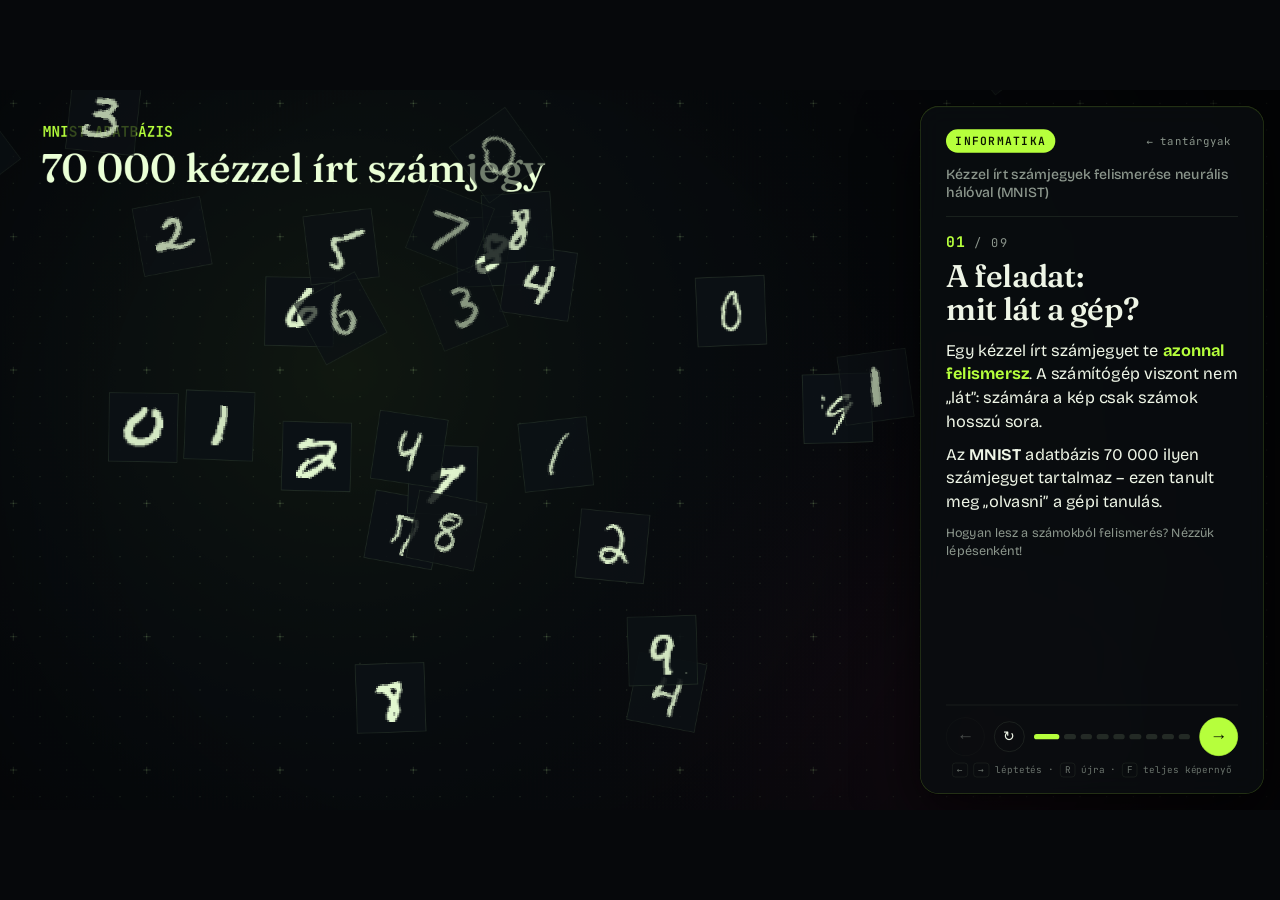
<file: informatika-mnist.html>
<!DOCTYPE html>
<html lang="hu">
<head>
<meta charset="utf-8">
<meta name="viewport" content="width=device-width, initial-scale=1">
<title>Kézzel írt számjegyek felismerése — Informatika</title>
<!-- og:start -->
<meta name="description" content="MNIST: hogyan tanul meg egy gép kézírást olvasni? Valódi, böngészőben futó neurális háló – rajzolj, és próbáld ki.">
<meta property="og:type" content="website">
<meta property="og:locale" content="hu_HU">
<meta property="og:site_name" content="Mozgó magyarázatok">
<meta property="og:title" content="Számjegyfelismerés neurális hálóval – animált informatikalecke">
<meta property="og:description" content="MNIST: hogyan tanul meg egy gép kézírást olvasni? Valódi, böngészőben futó neurális háló – rajzolj, és próbáld ki.">
<meta property="og:url" content="https://megzo.github.io/mozgo-magyarazatok/informatika-mnist.html">
<meta property="og:image" content="https://megzo.github.io/mozgo-magyarazatok/og/informatika-mnist.jpg">
<meta property="og:image:width" content="1200">
<meta property="og:image:height" content="630">
<meta property="og:image:alt" content="Számjegyfelismerés neurális hálóval – animált informatikalecke">
<meta name="twitter:card" content="summary_large_image">
<meta name="theme-color" content="#0a0b10">
<!-- og:end -->
<link rel="stylesheet" href="shared/lesson.css">
<style>
  :root {
    --bg: #06080b;
    --ink: #eef5e6;
    --muted: #8b968c;
    --accent: #b6ff3c;
    --accent-ink: #0b1400;
    --accent2: #2fe6ff;
    --panel-bg: rgba(10, 14, 16, .82);
    --panel-border: rgba(182, 255, 60, .2);
    --rule: rgba(214, 255, 190, .13);
    --panel-shadow: 0 30px 90px rgba(0, 0, 0, .7), 0 0 0 1px rgba(0, 0, 0, .6), inset 0 1px 0 rgba(182, 255, 60, .08);
  }
  .neg { color: #ff4fa3; font-weight: 680; }
  #pad { position: absolute; left: 60px; top: 130px; width: 500px; height: 500px; touch-action: none; cursor: crosshair; display: none; border-radius: 6px; }
  .lp-text .fxl { text-align: center; margin: 4px 0 14px; }
</style>
</head>
<body>
<script src="shared/lesson.js"></script>
<script src="data/informatika-mnist.js"></script>
<script>
(function () {
'use strict';
const D = window.MNIST_DATA, U = Lesson.U, TAU = Math.PI * 2;
const LIME = [182, 255, 60], POS = [47, 230, 255], NEG = [255, 61, 154], INK = [234, 255, 214];
const rgb = (c, a = 1) => `rgba(${c[0]},${c[1]},${c[2]},${a})`;
const F = {
  d: (s, w = 560, it = '') => `${it} ${w} ${s}px Fraunces`,
  b: (s, w = 500) => `${w} ${s}px "Bricolage Grotesque"`,
  m: (s, w = 500) => `${w} ${s}px "JetBrains Mono"`,
};
const sm = U.smooth;
const fmt = (v, d = 2) => (v < 0 ? '−' : '') + Math.abs(v).toFixed(d).replace('.', ',');
const fmtS = (v, d = 2) => (v < 0 ? '−' : '+') + Math.abs(v).toFixed(d).replace('.', ',');
const thousands = (n) => String(Math.round(n)).replace(/\B(?=(\d{3})+(?!\d))/g, ' ');
const pctTxt = (p, d = 1) => (p * 100).toFixed(d).replace('.', ',') + ' %';

/* ───────────── adatok dekódolása ───────────── */
function dec(s, T) { const bin = atob(s), u = new Uint8Array(bin.length); for (let i = 0; i < bin.length; i++) u[i] = bin.charCodeAt(i); return T === Uint8Array ? u : new T(u.buffer); }
const SZ = D.sizes;
const Wf = D.W.map((w) => { const q = dec(w.q, Int8Array), f = new Float32Array(q.length); for (let i = 0; i < q.length; i++) f[i] = q[i] * w.s; return f; });
const Bf = D.b.map((b) => Float32Array.from(b));
const SNAP = D.snaps.map((s) => ({ seen: s.seen, s: s.s, q: dec(s.q, Int8Array) }));
const SPX = dec(D.samples.px, Uint8Array), SY = D.samples.y, NS = D.samples.n;
const MPX = dec(D.mis.px, Uint8Array);
const SX = new Float32Array(NS * 784); for (let i = 0; i < SX.length; i++) SX[i] = SPX[i] / 255;
const sampleX = (k) => SX.subarray(k * 784, k * 784 + 784);
const N_PARAMS = SZ[0] * SZ[1] + SZ[1] + SZ[1] * SZ[2] + SZ[2] + SZ[2] * SZ[3] + SZ[3];
const KTOP = 4;

/* ───────────── a háló ───────────── */
function newState() {
  return {
    x: new Float32Array(784), dx: new Float32Array(784),
    a: [new Float32Array(SZ[1]), new Float32Array(SZ[2]), new Float32Array(SZ[3])],
    da: [new Float32Array(SZ[1]), new Float32Array(SZ[2]), new Float32Array(SZ[3])],
    z1: new Float32Array(SZ[1]),
    top: new Int16Array(SZ[1] * KTOP).fill(-1), topv: new Float32Array(SZ[1] * KTOP),
    cmax: [1, 1, 1], pred: -1, conf: 0, empty: true, wave: 0,
  };
}
function forward(S, x) {
  if (x !== S.x) S.x.set(x);
  let sum = 0; for (let i = 0; i < 784; i++) sum += S.x[i];
  S.empty = sum < 0.5;
  let inp = S.x;
  for (let l = 0; l < 3; l++) {
    const n = SZ[l + 1], m = SZ[l], W = Wf[l], o = S.a[l];
    for (let j = 0; j < n; j++) {
      let s = Bf[l][j]; const off = j * m;
      for (let i = 0; i < m; i++) s += W[off + i] * inp[i];
      if (l === 0) S.z1[j] = s;
      o[j] = l < 2 ? (s > 0 ? s : 0) : s;
    }
    inp = o;
  }
  const z = S.a[2]; let mx = -1e9; for (let j = 0; j < 10; j++) mx = Math.max(mx, z[j]);
  let tot = 0; for (let j = 0; j < 10; j++) { z[j] = Math.exp(z[j] - mx); tot += z[j]; }
  let best = 0; for (let j = 0; j < 10; j++) { z[j] /= tot; if (z[j] > z[best]) best = j; }
  S.pred = best; S.conf = z[best];
  // az 1. réteg minden neuronjához a KTOP legerősebb bemeneti hozzájárulás
  let c0 = 1e-6; const W = Wf[0];
  for (let j = 0; j < SZ[1]; j++) {
    const off = j * 784, tb = j * KTOP;
    for (let k = 0; k < KTOP; k++) { S.top[tb + k] = -1; S.topv[tb + k] = 0; }
    for (let i = 0; i < 784; i++) {
      const xi = S.x[i]; if (xi < 0.2) continue;
      const c = W[off + i] * xi, ac = Math.abs(c);
      let mk = 0; for (let k = 1; k < KTOP; k++) if (Math.abs(S.topv[tb + k]) < Math.abs(S.topv[tb + mk])) mk = k;
      if (ac > Math.abs(S.topv[tb + mk])) { S.topv[tb + mk] = c; S.top[tb + mk] = i; }
    }
    for (let k = 0; k < KTOP; k++) c0 = Math.max(c0, Math.abs(S.topv[tb + k]));
  }
  S.cmax[0] = c0;
  for (let l = 1; l < 3; l++) {
    let c = 1e-6; const n = SZ[l + 1], m = SZ[l], src = S.a[l - 1];
    for (let j = 0; j < n; j++) for (let i = 0; i < m; i++) c = Math.max(c, Math.abs(Wf[l][j * m + i] * src[i]));
    S.cmax[l] = c;
  }
}
function tick(S, dt, wave) {
  if (!(wave === wave)) wave = 0;
  const k = 1 - Math.exp(-dt * 12), kx = 1 - Math.exp(-dt * 14);
  for (let i = 0; i < 784; i++) S.dx[i] += (S.x[i] - S.dx[i]) * kx;
  for (let l = 0; l < 3; l++) {
    const f = S.empty ? 0 : sm(wave - l - 0.55), a = S.a[l], d = S.da[l];
    for (let j = 0; j < a.length; j++) d[j] += (a[j] * f - d[j]) * k;
  }
  S.wave = wave;
}

/* ───────────── sprite-ok, hőtérképek ───────────── */
function mkCanvas(w, h) { const c = document.createElement('canvas'); c.width = w; c.height = h; return c; }
function digitSprite(u8, off, col = INK) {
  const c = mkCanvas(28, 28), g = c.getContext('2d'), im = g.createImageData(28, 28);
  for (let i = 0; i < 784; i++) { im.data[i * 4] = col[0]; im.data[i * 4 + 1] = col[1]; im.data[i * 4 + 2] = col[2]; im.data[i * 4 + 3] = u8[off + i]; }
  g.putImageData(im, 0, 0); return c;
}
const sprites = []; for (let k = 0; k < NS; k++) sprites.push(digitSprite(SPX, k * 784));
const misSprites = []; for (let k = 0; k < D.mis.n; k++) misSprites.push(digitSprite(MPX, k * 784));
function heatInto(c, get, norm) { // get(i) → előjeles érték
  const g = c.getContext('2d'), im = g.createImageData(28, 28);
  for (let i = 0; i < 784; i++) {
    const v = get(i) / norm, col = v >= 0 ? POS : NEG, a = Math.pow(Math.min(1, Math.abs(v)), 0.75);
    im.data[i * 4] = col[0]; im.data[i * 4 + 1] = col[1]; im.data[i * 4 + 2] = col[2]; im.data[i * 4 + 3] = a * 255;
  }
  g.putImageData(im, 0, 0);
}
const heat = [], heatMax = [];
for (let j = 0; j < SZ[1]; j++) {
  let mx = 1e-6; for (let i = 0; i < 784; i++) mx = Math.max(mx, Math.abs(Wf[0][j * 784 + i]));
  heatMax.push(mx); const c = mkCanvas(28, 28); heatInto(c, (i) => Wf[0][j * 784 + i], mx); heat.push(c);
}
const glow = (() => { const c = mkCanvas(128, 128), g = c.getContext('2d'), gr = g.createRadialGradient(64, 64, 0, 64, 64, 64); gr.addColorStop(0, rgb(LIME, .9)); gr.addColorStop(.25, rgb(LIME, .35)); gr.addColorStop(1, rgb(LIME, 0)); g.fillStyle = gr; g.fillRect(0, 0, 128, 128); return c; })();
let bgCanvas = null;
function buildBg() {
  const c = mkCanvas(1920, 1080), g = c.getContext('2d');
  g.fillStyle = '#06080b'; g.fillRect(0, 0, 1920, 1080);
  let gr = g.createRadialGradient(520, 420, 0, 520, 420, 1100); gr.addColorStop(0, 'rgba(60,90,40,.20)'); gr.addColorStop(.5, 'rgba(20,40,40,.10)'); gr.addColorStop(1, 'rgba(0,0,0,0)'); g.fillStyle = gr; g.fillRect(0, 0, 1920, 1080);
  gr = g.createRadialGradient(1500, 980, 0, 1500, 980, 800); gr.addColorStop(0, 'rgba(255,61,154,.07)'); gr.addColorStop(1, 'rgba(0,0,0,0)'); g.fillStyle = gr; g.fillRect(0, 0, 1920, 1080);
  g.fillStyle = 'rgba(200,255,170,.10)';
  for (let y = 20; y < 1080; y += 40) for (let x = 20; x < 1920; x += 40) g.fillRect(x - 1, y - 1, 2, 2);
  g.fillStyle = 'rgba(200,255,170,.22)';
  for (let y = 20; y < 1080; y += 200) for (let x = 20; x < 1920; x += 200) { g.fillRect(x - 5, y - .5, 11, 1); g.fillRect(x - .5, y - 5, 1, 11); }
  gr = g.createRadialGradient(700, 540, 500, 700, 540, 1300); gr.addColorStop(0, 'rgba(0,0,0,0)'); gr.addColorStop(1, 'rgba(0,0,0,.55)'); g.fillStyle = gr; g.fillRect(0, 0, 1920, 1080);
  bgCanvas = c;
}

/* ───────────── rajz-segédek ───────────── */
let ctx, GA = 1;
const al = (a) => { ctx.globalAlpha = Math.max(0, Math.min(1, GA * a)); };
function txt(s, x, y, font, color, align = 'left', base = 'alphabetic') { ctx.font = font; ctx.fillStyle = color; ctx.textAlign = align; ctx.textBaseline = base; ctx.fillText(s, x, y); }
function rr(x, y, w, h, r) { ctx.beginPath(); ctx.roundRect(x, y, w, h, r); }
function sprite(c, x, y, size) { ctx.imageSmoothingEnabled = false; ctx.drawImage(c, x, y, size, size); }
function frame(x, y, w, h, col = rgb(LIME, .5), len = 14) { // sarokjelek
  ctx.strokeStyle = col; ctx.lineWidth = 2; ctx.beginPath();
  [[x, y, 1, 1], [x + w, y, -1, 1], [x, y + h, 1, -1], [x + w, y + h, -1, -1]].forEach(([px, py, sx, sy]) => { ctx.moveTo(px + sx * len, py); ctx.lineTo(px, py); ctx.lineTo(px, py + sy * len); });
  ctx.stroke();
}
function cells(x0, y0, cell, vals, a, gap = 1) { // 28×28 rács éles négyzetekkel
  al(a); ctx.fillStyle = '#0d1216'; ctx.fillRect(x0 - 3, y0 - 3, cell * 28 + 6 - gap, cell * 28 + 6 - gap);
  ctx.fillStyle = 'rgba(190,255,170,.055)';
  for (let r = 0; r < 28; r++) for (let c = 0; c < 28; c++) ctx.fillRect(x0 + c * cell, y0 + r * cell, cell - gap, cell - gap);
  ctx.fillStyle = rgb(INK);
  for (let i = 0; i < 784; i++) { const v = vals[i]; if (v < 0.02) continue; al(a * v); ctx.fillRect(x0 + (i % 28) * cell, y0 + ((i / 28) | 0) * cell, cell - gap, cell - gap); }
  al(a);
}

/* ───────────── a háló kirajzolása ───────────── */
function geom(o) {
  const col = (c, n) => { const p = []; for (let j = 0; j < n; j++) p.push([c.x, n === 1 ? c.y0 : U.lerp(c.y0, c.y1, j / (n - 1))]); return p; };
  o.n = [col(o.h1, SZ[1]), col(o.h2, SZ[2]), col(o.out, SZ[3])]; return o;
}
const G45 = geom({ ix: 50, iy: 372, cell: 12, h1: { x: 560, y0: 122, y1: 1002 }, h2: { x: 800, y0: 172, y1: 952 }, out: { x: 1030, y0: 172, y1: 952 }, r: [9, 13, 25], barX: 1076, barW: 168 });
const G8 = geom({ ix: 60, iy: 720, cell: 10, h1: { x: 770, y0: 122, y1: 1002 }, h2: { x: 955, y0: 172, y1: 952 }, out: { x: 1112, y0: 172, y1: 952 }, r: [9, 13, 25], barX: 1156, barW: 116 });

function drawNet(G, S, o) {
  const t = o.t, rev = o.rev, wave = S.empty ? -1 : S.wave;
  const inPos = (i) => [G.ix + (i % 28 + .5) * G.cell, G.iy + (((i / 28) | 0) + .5) * G.cell];
  // bemeneti rács
  if (rev[0] > 0.01) { cells(G.ix, G.iy, G.cell, S.dx, rev[0]); al(rev[0]); frame(G.ix - 12, G.iy - 12, G.cell * 28 + 23, G.cell * 28 + 23, rgb(LIME, .45)); }
  ctx.save(); ctx.globalCompositeOperation = 'lighter'; ctx.lineCap = 'round';
  // halvány szerkezeti élek
  for (let l = 1; l < 3; l++) {
    const ra = Math.min(rev[l], rev[l + 1]) * (o.structure || .5); if (ra < .01) continue;
    al(ra); ctx.strokeStyle = 'rgba(160,220,190,.05)'; ctx.lineWidth = 1; ctx.beginPath();
    const A = G.n[l - 1], B = G.n[l];
    for (let j = 0; j < B.length; j++) for (let i = 0; i < A.length; i++) { ctx.moveTo(A[i][0], A[i][1]); ctx.lineTo(B[j][0], B[j][1]); }
    ctx.stroke();
  }
  if (rev[1] > .01 && rev[0] > .01 && o.fan) { // bemenet → 1. réteg legyező (szerkezet)
    al(Math.min(rev[0], rev[1]) * o.fan); ctx.strokeStyle = 'rgba(160,220,190,.06)'; ctx.lineWidth = 1; ctx.beginPath();
    for (let j = 0; j < SZ[1]; j++) for (let k = 0; k < 6; k++) { const i = (j * 97 + k * 131 + 45) % 784, p = inPos(i); ctx.moveTo(p[0], p[1]); ctx.lineTo(G.n[0][j][0], G.n[0][j][1]); }
    ctx.stroke();
  }
  // aktív élek
  if (!S.empty) {
    const edge = (x1, y1, x2, y2, c, cm, l, seed, ra) => {
      const inten = Math.abs(c) / cm; if (inten < .08) return;
      const lit = sm(wave - l), col = c >= 0 ? POS : NEG; if (lit < .01) return;
      al(ra * lit * Math.pow(inten, .75) * .78); ctx.strokeStyle = rgb(col); ctx.lineWidth = .8 + inten * 2.4;
      ctx.beginPath(); ctx.moveTo(x1, y1); ctx.lineTo(x2, y2); ctx.stroke();
      if (inten > .3) {
        const fr = wave - l; let ph = -1;
        if (fr > 0 && fr < 1) ph = fr; else if (fr >= 1) ph = (t * .45 + seed * .618) % 1;
        if (ph >= 0) { const px = U.lerp(x1, x2, ph), py = U.lerp(y1, y2, ph), s = (fr < 1 ? 5 : 3) + inten * 3; al(ra * (fr < 1 ? 1 : .7) * inten); ctx.fillStyle = rgb(col); ctx.beginPath(); ctx.arc(px, py, s * .5, 0, TAU); ctx.fill(); }
      }
    };
    const ra0 = Math.min(rev[0], rev[1]);
    if (ra0 > .01) for (let j = 0; j < SZ[1]; j++) for (let k = 0; k < KTOP; k++) { const i = S.top[j * KTOP + k]; if (i < 0) continue; const p = inPos(i); edge(p[0], p[1], G.n[0][j][0] - G.r[0], G.n[0][j][1], S.topv[j * KTOP + k], S.cmax[0], 0, j * KTOP + k, ra0); }
    for (let l = 1; l < 3; l++) {
      const ra = Math.min(rev[l], rev[l + 1]); if (ra < .01) continue;
      const A = G.n[l - 1], B = G.n[l], m = SZ[l], src = S.a[l - 1];
      for (let j = 0; j < B.length; j++) for (let i = 0; i < m; i++) { if (src[i] <= 0) continue; edge(A[i][0], A[i][1], B[j][0], B[j][1], Wf[l][j * m + i] * src[i], S.cmax[l], l, j * m + i, ra); }
    }
  }
  // csomópontok ragyogása
  for (let l = 0; l < 3; l++) {
    if (rev[l + 1] < .01) continue; const P = G.n[l], d = S.da[l];
    let mx = 1e-6; if (l < 2) { for (let j = 0; j < d.length; j++) mx = Math.max(mx, S.a[l][j]); } else mx = 1;
    for (let j = 0; j < P.length; j++) { const n = Math.min(1, d[j] / mx); if (n < .03) continue; const gs = G.r[l] * (3.2 + 2.6 * n); al(rev[l + 1] * n * .8); ctx.drawImage(glow, P[j][0] - gs, P[j][1] - gs, gs * 2, gs * 2); }
  }
  ctx.restore();
  // csomópontok
  for (let l = 0; l < 3; l++) {
    const ra = rev[l + 1]; if (ra < .01) continue; const P = G.n[l], d = S.da[l], r = G.r[l];
    let mx = 1e-6; if (l < 2) { for (let j = 0; j < d.length; j++) mx = Math.max(mx, S.a[l][j]); } else mx = 1;
    for (let j = 0; j < P.length; j++) {
      const n = Math.min(1, d[j] / mx), pop = U.outBack(U.clamp(ra * 1.5 - j / P.length * .5));
      al(ra); ctx.beginPath(); ctx.arc(P[j][0], P[j][1], r * pop, 0, TAU);
      ctx.fillStyle = U.mix('#0c1114', '#b6ff3c', Math.pow(n, .8)); ctx.fill();
      ctx.lineWidth = l === 2 ? 2 : 1.5; ctx.strokeStyle = rgb(LIME, .28 + .72 * n); ctx.stroke();
      if (l === 2) { txt(String(j), P[j][0], P[j][1] + 1, F.m(25, 700), n > .5 ? '#0b1400' : rgb(INK, .85), 'center', 'middle'); }
    }
  }
  // kimeneti oszlopok
  if (o.bars > .01 && rev[3] > .01) {
    const P = G.n[2], d = S.da[2];
    for (let j = 0; j < 10; j++) {
      const y = P[j][1], win = !S.empty && j === S.pred && wave > 2.9, p = d[j];
      al(o.bars * rev[3]); ctx.fillStyle = 'rgba(200,255,170,.07)'; ctx.fillRect(G.barX, y - 11, G.barW, 22);
      ctx.fillStyle = win ? rgb(LIME) : 'rgba(225,245,215,.5)'; ctx.fillRect(G.barX, y - 11, Math.max(0, G.barW * p), 22);
      if (win) { ctx.save(); ctx.globalCompositeOperation = 'lighter'; al(o.bars * .35 * p); ctx.drawImage(glow, G.barX - 20, y - 40, G.barW * p + 40, 80); ctx.restore(); al(o.bars * rev[3]); }
      txt(Math.round(p * 100) + '%', G.barX + G.barW + 10, y + 1, F.m(22, win ? 700 : 500), win ? rgb(LIME) : rgb(INK, p > .05 ? .8 : .35), 'left', 'middle');
    }
  }
  al(1);
}
function netCaptions(G, rev, labels) {
  const xs = [G.ix + G.cell * 14, G.h1.x, G.h2.x, G.out.x + (labels.outShift || 0)];
  const ys = [G.iy - 62, 44, 44, 44];
  labels.t.forEach((s, i) => { if (!s) return; al(rev[i]); txt(s, xs[i], ys[i], F.b(24, 650), rgb(INK), 'center'); txt(labels.n[i], xs[i], ys[i] + 30, F.m(22, 600), rgb(LIME), 'center'); });
  al(1);
}

/* ───────────── jelenet-állapotok ───────────── */
const T = new Array(9).fill(0);
const S45 = newState(), S8 = newState(), S6 = newState();
const live = { k: 0, timer: 0, wave: 0, paused: false, order: [] };
{ const r = U.rng(11); live.order = [...Array(NS).keys()].sort(() => r() - .5); }
function liveSet(idx) { live.k = (idx + NS) % NS; forward(S45, sampleX(live.order[live.k])); live.timer = 0; S45.wave = 0; live.wave = 0; }

/* 1 ─ galéria */
const GAL = { n: 60, tiles: [], perm: [] };
{ const r = U.rng(5); for (let i = 0; i < GAL.n; i++) GAL.tiles.push({ k: i, c: i % 10, r: (i / 10) | 0, sx: (r() - .5) * 2600 + 680, sy: r() < .5 ? -300 - r() * 400 : 1380 + r() * 400, rot: (r() - .5) * 3, d: r() * 1.4, ph: r() * TAU }); GAL.perm = [...Array(GAL.n).keys()].sort(() => r() - .5); }
function scene1(t) {
  const tm = T[0];
  al(sm((tm - .1) / .6)); txt('MNIST ADATBÁZIS', 64, 70, F.m(22, 600), rgb(LIME));
  txt('70 000 kézzel írt számjegy', 62, 138, F.d(60, 520), rgb(INK));
  const sT = tm - 4.2, cyc = 5.6, kc = Math.max(0, Math.floor(sT / cyc)), lt = sT - kc * cyc;
  const dim = sT < 0 ? 0 : sm(lt / .5) * (1 - sm((lt - cyc + .7) / .6));
  const sel = GAL.perm[kc % GAL.n];
  for (const g of GAL.tiles) {
    const p = U.out((tm - .3 - g.d) / 1.1); if (p <= 0) continue;
    const tx = 62 + g.c * 124, ty = 205 + g.r * 126 + Math.sin(t * .9 + g.ph) * 4;
    const x = U.lerp(g.sx, tx, p), y = U.lerp(g.sy, ty, p);
    ctx.save(); ctx.translate(x + 52, y + 52); ctx.rotate(g.rot * (1 - p));
    const isSel = g.k === sel && dim > 0;
    al(p * (1 - dim * (isSel ? 0 : .82))); ctx.fillStyle = '#0c1115'; ctx.fillRect(-52, -52, 104, 104);
    ctx.strokeStyle = isSel ? rgb(LIME, .9) : 'rgba(200,255,170,.14)'; ctx.lineWidth = isSel ? 2.5 : 1; ctx.strokeRect(-51.5, -51.5, 103, 103);
    sprite(sprites[g.k], -42, -42, 84); ctx.restore();
  }
  al(sm((tm - 2.6) / .8)); txt('60 000 tanítópélda  ·  10 000 tesztpélda  ·  28 × 28 képpont', 64, 1012, F.m(22, 500), rgb(INK, .6));
  if (dim > .01) {
    const px = 200, py = 318, pw = 960, ph = 470, g = GAL.tiles[sel];
    ctx.save(); ctx.translate(0, (1 - dim) * 24);
    al(dim * .96); rr(px, py, pw, ph, 18); ctx.fillStyle = '#080b0e'; ctx.fill(); al(dim); ctx.strokeStyle = rgb(LIME, .35); ctx.lineWidth = 1.5; ctx.stroke();
    ctx.fillStyle = '#0d1216'; ctx.fillRect(px + 44, py + 44, 382, 382); sprite(sprites[g.k], px + 53, py + 53, 364); frame(px + 36, py + 36, 398, 398);
    const tx = px + 490;
    al(dim * sm((lt - .5) / .4)); txt('Te ránézel, és tudod:', tx, py + 76, F.b(30, 500), rgb(INK, .75));
    const pop = U.outBack((lt - 1.0) / .5);
    if (pop > 0) { ctx.save(); ctx.translate(tx + 50, py + 236); ctx.scale(pop, pop); al(dim * Math.min(1, pop)); txt(String(SY[g.k]), 0, 0, F.d(170, 600), rgb(LIME), 'center'); ctx.restore(); al(dim * sm((lt - 1.3) / .4)); txt('„ez egy ' + SY[g.k] + '-' + (['ás', 'es', 'es', 'as', 'es', 'ös', 'os', 'es', 'as', 'es'][SY[g.k]]) + '”', tx + 130, py + 214, F.d(40, 400, 'italic'), rgb(INK, .9)); }
    al(dim * sm((lt - 1.9) / .4)); txt('A gép viszont csak ennyit kap:', tx, py + 308, F.b(30, 500), rgb(INK, .75));
    // számfolyam
    ctx.save(); ctx.beginPath(); ctx.rect(tx, py + 326, 430, 120); ctx.clip();
    for (let row = 0; row < 3; row++) {
      const r0 = 9 + row * 4, sh = ((lt - 1.9) * (60 + row * 22)) % 61.6;
      for (let c = 0; c < 28; c++) { const v = SPX[g.k * 784 + r0 * 28 + (c + 6) % 28]; al(dim * sm((lt - 2.0 - row * .15) / .4) * (v > 0 ? 1 : .4)); txt(String(v), tx + 56 + c * 61.6 - sh - 61.6 * 3, py + 358 + row * 36, F.m(24, v > 0 ? 700 : 400), v > 0 ? rgb(LIME) : rgb(INK), 'right'); }
    }
    ctx.restore();
    const gr = ctx.createLinearGradient(tx, 0, tx + 430, 0); gr.addColorStop(0, '#080b0e'); gr.addColorStop(.12, 'rgba(8,11,14,0)'); gr.addColorStop(.88, 'rgba(8,11,14,0)'); gr.addColorStop(1, '#080b0e');
    al(dim); ctx.fillStyle = gr; ctx.fillRect(tx, py + 326, 430, 120);
    ctx.restore();
  }
}

/* 2 ─ 784 szám */
const HK = (() => { for (let k = 0; k < NS; k++) if (SY[k] === 5) { const s = newState(); forward(s, sampleX(k)); if (s.pred === 5 && s.conf > .95) return k; } return 0; })();
const S2 = { u: 0, target: 0, auto: true, nums: null, btn: null };
function buildNums() {
  const c = mkCanvas(1680, 1680), g = c.getContext('2d'); g.scale(2, 2); g.textAlign = 'center'; g.textBaseline = 'middle'; g.font = '600 11.5px "JetBrains Mono"';
  for (let i = 0; i < 784; i++) { const v = SPX[HK * 784 + i]; g.fillStyle = v > 140 ? 'rgba(6,12,0,.9)' : v > 0 ? 'rgba(220,255,190,.95)' : 'rgba(200,255,170,.3)'; g.fillText(String(v), (i % 28) * 30 + 14, ((i / 28) | 0) * 30 + 14.5); }
  S2.nums = c;
}
function scene2(t) {
  const tm = T[1], gx = 50, gy = 96, cs = 30;
  if (S2.auto && tm > 9) { S2.target = 1; S2.auto = false; if (S2.btn) S2.btn.textContent = 'Vissza rácsba'; }
  S2.u += (S2.target - S2.u) * 0 + U.clamp(S2.target - S2.u, -ctxdt / 2.6, ctxdt / 2.6);
  const u = S2.u, gap = 2 * sm((tm - 1.2) / 1.0), inA = sm(tm / .7);
  const numA = sm((tm - 2.4) / 1.2) * (1 - sm(u / .15));
  // szellem-rács
  al(inA * .9); ctx.fillStyle = '#0b0f13'; ctx.fillRect(gx - 4, gy - 4, 846, 846); frame(gx - 14, gy - 14, 866, 866, rgb(LIME, .45), 18);
  const colX = 1232, colY = 96, colW = 30, colH = 840 / 784, px = SPX, off = HK * 784;
  for (let i = 0; i < 784; i++) {
    const r = (i / 28) | 0, c = i % 28, v = px[off + i] / 255, e = U.inOut((u - r / 28 * .62) / .38);
    const x = U.lerp(gx + c * cs, colX, e), y = U.lerp(gy + r * cs, colY + i * colH, e), w = U.lerp(cs - gap, colW, e), h = U.lerp(cs - gap, Math.max(colH, 1.1), e);
    al(inA); ctx.fillStyle = e > .02 ? '#141b20' : '#10161a'; ctx.fillRect(x, y, w, h);
    if (v > .01) { al(inA * v); ctx.fillStyle = rgb(INK); ctx.fillRect(x, y, w, h); }
  }
  if (u > .02) { al(inA * .13 * sm(u / .5)); sprite(sprites[HK], gx, gy, 840); }
  if (numA > .01) { al(numA); ctx.imageSmoothingEnabled = true; ctx.drawImage(S2.nums, gx, gy, 840, 840); }
  // jobb oldali magyarázat (rács-fázis)
  const ia = (d) => inA * (1 - sm(u / .2)) * sm((tm - d) / .6), rx = 940;
  al(ia(1.2)); txt('28 × 28', rx, 190, F.d(84, 560), rgb(LIME)); txt('= 784 képpont', rx + 4, 242, F.b(34, 500), rgb(INK));
  al(ia(2.4)); txt('Minden képpont egy szám:', rx + 4, 350, F.b(28, 500), rgb(INK, .85)); txt('mennyi „tinta” van rajta.', rx + 4, 388, F.b(28, 500), rgb(INK, .85));
  const gr = ctx.createLinearGradient(rx, 0, rx + 340, 0); gr.addColorStop(0, '#0d1216'); gr.addColorStop(1, rgb(INK)); ctx.fillStyle = gr; ctx.fillRect(rx + 4, 430, 340, 30); ctx.strokeStyle = 'rgba(200,255,170,.3)'; ctx.lineWidth = 1; ctx.strokeRect(rx + 4.5, 430.5, 339, 29);
  txt('0', rx + 4, 492, F.m(24, 600), rgb(INK, .8)); txt('255', rx + 344, 492, F.m(24, 600), rgb(INK, .8), 'right'); txt('fekete', rx + 34, 492, F.b(22), rgb(INK, .5)); txt('fehér', rx + 290, 492, F.b(22), rgb(INK, .5), 'right');
  al(ia(3.6)); txt('A háló 0 és 1 közé', rx + 4, 600, F.b(28, 500), rgb(INK, .85)); txt('skálázva kapja meg:', rx + 4, 638, F.b(28, 500), rgb(INK, .85));
  txt('255 → 1,00', rx + 4, 692, F.m(28, 600), rgb(POS)); txt('128 → 0,50', rx + 4, 730, F.m(28, 600), rgb(POS, .8)); txt('  0 → 0,00', rx + 4, 768, F.m(28, 600), rgb(POS, .6));
  // oszlop-fázis feliratai
  const ca = inA * sm((u - .55) / .4);
  if (ca > .01) {
    al(ca); ctx.strokeStyle = rgb(LIME, .7); ctx.lineWidth = 2; ctx.beginPath(); ctx.moveTo(1212, colY); ctx.lineTo(1200, colY); ctx.lineTo(1200, colY + 840); ctx.lineTo(1212, colY + 840); ctx.stroke();
    txt('x₁', 1284, colY + 18, F.m(24, 600), rgb(INK, .8)); txt('x₇₈₄', 1284, colY + 838, F.m(24, 600), rgb(INK, .8));
    txt('784', 1180, 500, F.d(110, 560), rgb(LIME), 'right'); txt('szám egymás alatt:', 1180, 548, F.b(30, 500), rgb(INK), 'right'); txt('ez a háló bemenete', 1180, 588, F.b(30, 650), rgb(INK), 'right');
    al(ca * .7); txt('1. sor, 2. sor, 3. sor … 28. sor', 1180, 640, F.m(22), rgb(INK, .7), 'right');
  }
  // nagyító
  const P = Lp.pointer, inside = P.inside && P.x >= gx && P.x < gx + 840 && P.y >= gy && P.y < gy + 840 && u < .05 && tm > 1.5 && L_step === 1;
  S2.lens = (S2.lens || 0) + ((inside ? 1 : 0) - (S2.lens || 0)) * .2;
  if (inside) { S2.lc = Math.floor((P.x - gx) / cs); S2.lr = Math.floor((P.y - gy) / cs); S2.lx = P.x; S2.ly = P.y; }
  if (S2.lens > .02 && S2.lc != null) {
    const n = 5, ls = 62, lw = n * ls; let lx = S2.lx + 46, ly = S2.ly - lw - 30; if (lx + lw > 1340) lx = S2.lx - lw - 46; if (ly < 20) ly = S2.ly + 40;
    al(S2.lens); ctx.strokeStyle = rgb(LIME); ctx.lineWidth = 2; ctx.strokeRect(gx + (S2.lc - 2) * cs - 1, gy + (S2.lr - 2) * cs - 1, n * cs, n * cs);
    rr(lx - 10, ly - 10, lw + 20, lw + 20, 12); ctx.fillStyle = '#05070a'; ctx.fill(); ctx.strokeStyle = rgb(LIME, .8); ctx.stroke();
    for (let r = 0; r < n; r++) for (let c = 0; c < n; c++) {
      const cc = S2.lc + c - 2, rr2 = S2.lr + r - 2, ok = cc >= 0 && cc < 28 && rr2 >= 0 && rr2 < 28, v = ok ? px[off + rr2 * 28 + cc] : 0;
      al(S2.lens); ctx.fillStyle = '#10161a'; ctx.fillRect(lx + c * ls, ly + r * ls, ls - 3, ls - 3); al(S2.lens * v / 255); ctx.fillStyle = rgb(INK); ctx.fillRect(lx + c * ls, ly + r * ls, ls - 3, ls - 3);
      al(S2.lens); if (ok) txt(String(v), lx + c * ls + ls / 2 - 1.5, ly + r * ls + ls / 2, F.m(22, 700), v > 140 ? '#0b1400' : rgb(v > 0 ? LIME : INK, v > 0 ? 1 : .4), 'center', 'middle');
    }
  }
  al(inA * (1 - sm(u / .2)) * sm((tm - 4.5) / .6) * .7); txt('↖ vidd az egeret a kép fölé: nagyító', gx, 992, F.m(22), rgb(INK, .8));
  al(1);
}

/* 3 ─ egy neuron */
const N3 = { x: [1.0, 0.5, 0.8], w: [0.8, -0.6, 0.4], b: -0.2, dz: 0 };
function scene3(t) {
  const tm = T[2], ys = [290, 520, 750], ix = 150, sx = 650, sy = 520, sr = 84, ox = 1235;
  const z = N3.x[0] * N3.w[0] + N3.x[1] * N3.w[1] + N3.x[2] * N3.w[2] + N3.b; N3.dz += (z - N3.dz) * .18; const dz = N3.dz, a = Math.max(0, dz);
  const pI = (i) => sm((tm - .2 - i * .18) / .5), pE = sm((tm - .9) / .7), pS = U.outBack((tm - 1.5) / .6), pR = sm((tm - 2.2) / .6), pO = U.outBack((tm - 2.9) / .6), pF = sm((tm - 3.5) / .7);
  al(pI(0)); txt('BEMENETEK', ix - 50, 170, F.m(22, 600), rgb(LIME)); txt('(pl. három képpont)', ix - 50, 200, F.b(22), rgb(INK, .6));
  al(pE); txt('SÚLYOK', 380, 170, F.m(22, 600), rgb(LIME));
  // élek + részecskék
  ctx.save(); ctx.lineCap = 'round';
  for (let i = 0; i < 3; i++) {
    const w = N3.w[i], col = w >= 0 ? POS : NEG, x1 = ix + 60, y1 = ys[i], dx = sx - x1, dy = sy - y1, len = Math.hypot(dx, dy), x2 = sx - dx / len * (sr + 6), y2 = sy - dy / len * (sr + 6), mag = Math.abs(w * N3.x[i]);
    al(pE * .25); ctx.strokeStyle = 'rgba(200,255,170,.5)'; ctx.lineWidth = 1.5; ctx.beginPath(); ctx.moveTo(x1, y1); ctx.lineTo(U.lerp(x1, x2, pE), U.lerp(y1, y2, pE)); ctx.stroke();
    ctx.globalCompositeOperation = 'lighter'; al(pE * (.15 + .75 * Math.min(1, Math.abs(w)))); ctx.strokeStyle = rgb(col); ctx.lineWidth = 1.5 + Math.abs(w) * 12; ctx.beginPath(); ctx.moveTo(x1, y1); ctx.lineTo(U.lerp(x1, x2, pE), U.lerp(y1, y2, pE)); ctx.stroke();
    const np = 7; for (let k = 0; k < np; k++) { const ph = (t * .42 + k / np + i * .13) % 1; al(pE * Math.min(1, mag * 1.4) * Math.sin(ph * Math.PI)); ctx.fillStyle = '#fff'; ctx.beginPath(); ctx.arc(U.lerp(x1, x2, ph), U.lerp(y1, y2, ph), 3 + mag * 4, 0, TAU); ctx.fill(); }
    ctx.globalCompositeOperation = 'source-over';
    // súly-címke
    const lx = U.lerp(x1, x2, .47), ly = U.lerp(y1, y2, .47); al(pE); rr(lx - 92, ly - 24, 184, 48, 10); ctx.fillStyle = '#080b0e'; ctx.fill(); ctx.strokeStyle = rgb(col, .8); ctx.lineWidth = 1.5; ctx.stroke();
    txt('w' + '₁₂₃'[i] + ' = ' + fmtS(w), lx, ly + 1, F.m(25, 700), rgb(col), 'center', 'middle');
  }
  ctx.restore();
  for (let i = 0; i < 3; i++) { // bemenetek
    const p = pI(i); al(p); ctx.fillStyle = '#10161a'; ctx.fillRect(ix - 50, ys[i] - 50, 100, 100); al(p * N3.x[i]); ctx.fillStyle = rgb(INK); ctx.fillRect(ix - 50, ys[i] - 50, 100, 100); al(p); ctx.strokeStyle = rgb(LIME, .5); ctx.lineWidth = 1.5; ctx.strokeRect(ix - 50.5, ys[i] - 50.5, 101, 101);
    txt('x' + '₁₂₃'[i] + ' = ' + fmt(N3.x[i], 1), ix, ys[i] + 86, F.m(24, 600), rgb(INK), 'center');
  }
  // eltolás
  al(pS > 0 ? Math.min(1, pS) : 0); const bcol = N3.b >= 0 ? POS : NEG; ctx.strokeStyle = rgb(bcol, .8); ctx.lineWidth = 2; ctx.setLineDash([6, 6]); ctx.beginPath(); ctx.moveTo(sx, sy - sr - 6); ctx.lineTo(sx, 330); ctx.stroke(); ctx.setLineDash([]);
  rr(sx - 100, 282, 200, 48, 10); ctx.fillStyle = '#080b0e'; ctx.fill(); ctx.strokeStyle = rgb(bcol, .8); ctx.lineWidth = 1.5; ctx.stroke(); txt('b = ' + fmtS(N3.b), sx, 307, F.m(25, 700), rgb(bcol), 'center', 'middle'); txt('ELTOLÁS', sx, 262, F.m(22, 600), rgb(LIME), 'center');
  // összegző
  if (pS > 0) {
    ctx.save(); ctx.translate(sx, sy); ctx.scale(pS, pS); al(Math.min(1, pS));
    ctx.save(); ctx.globalCompositeOperation = 'lighter'; al(.25 + .3 * Math.min(1, Math.abs(dz))); ctx.drawImage(glow, -170, -170, 340, 340); ctx.restore(); al(Math.min(1, pS));
    ctx.beginPath(); ctx.arc(0, 0, sr, 0, TAU); ctx.fillStyle = '#0a0e11'; ctx.fill(); ctx.strokeStyle = rgb(LIME); ctx.lineWidth = 3; ctx.stroke();
    txt('Σ', 0, -18, F.d(64, 500), rgb(INK), 'center', 'middle'); txt(fmtS(dz), 0, 38, F.m(30, 700), rgb(dz >= 0 ? POS : NEG), 'center', 'middle'); ctx.restore();
    al(Math.min(1, pS)); txt('súlyozott összeg', sx, sy + sr + 40, F.b(24), rgb(INK, .7), 'center');
  }
  // ReLU doboz
  const bx = 850, by = 395, bw = 250, bh = 250;
  al(pR); ctx.strokeStyle = rgb(LIME, .8); ctx.lineWidth = 2; ctx.beginPath(); ctx.moveTo(sx + sr + 8, sy); ctx.lineTo(bx - 8, sy); ctx.stroke(); ctx.beginPath(); ctx.moveTo(bx - 8, sy); ctx.lineTo(bx - 20, sy - 7); ctx.lineTo(bx - 20, sy + 7); ctx.fillStyle = rgb(LIME, .8); ctx.fill();
  rr(bx, by, bw, bh, 14); ctx.fillStyle = '#080b0e'; ctx.fill(); ctx.strokeStyle = 'rgba(200,255,170,.3)'; ctx.lineWidth = 1.5; ctx.stroke();
  txt('ReLU', bx + bw / 2, by - 44, F.m(26, 700), rgb(LIME), 'center'); txt('ha negatív → 0', bx + bw / 2, by - 14, F.b(22), rgb(INK, .65), 'center');
  const cx = bx + bw / 2, cy = by + bh - 60, sc = 52; // z∈[-2.2,2.2]
  ctx.strokeStyle = 'rgba(200,255,170,.25)'; ctx.lineWidth = 1; ctx.beginPath(); ctx.moveTo(bx + 14, cy); ctx.lineTo(bx + bw - 14, cy); ctx.moveTo(cx, by + 14); ctx.lineTo(cx, by + bh - 14); ctx.stroke();
  ctx.lineWidth = 4; ctx.lineCap = 'round'; ctx.strokeStyle = rgb(NEG, .9); ctx.beginPath(); ctx.moveTo(cx - 2.15 * sc, cy); ctx.lineTo(cx, cy); ctx.stroke(); ctx.strokeStyle = rgb(LIME); ctx.beginPath(); ctx.moveTo(cx, cy); ctx.lineTo(cx + 2.15 * sc, cy - 2.15 * sc * 1.0 * .78); ctx.stroke();
  const zz = U.clamp(dz, -2.15, 2.15), dxp = cx + zz * sc, dyp = cy - Math.max(0, zz) * sc * .78;
  ctx.setLineDash([4, 5]); ctx.strokeStyle = 'rgba(255,255,255,.4)'; ctx.lineWidth = 1.5; ctx.beginPath(); ctx.moveTo(dxp, cy); ctx.lineTo(dxp, dyp); ctx.lineTo(bx + bw - 10, dyp); ctx.stroke(); ctx.setLineDash([]);
  ctx.save(); ctx.globalCompositeOperation = 'lighter'; al(pR * .8); ctx.drawImage(glow, dxp - 30, dyp - 30, 60, 60); ctx.restore(); al(pR); ctx.beginPath(); ctx.arc(dxp, dyp, 9, 0, TAU); ctx.fillStyle = '#fff'; ctx.fill();
  ctx.lineCap = 'butt';
  // kimenet
  al(pR * sm((tm - 2.7) / .5)); ctx.strokeStyle = rgb(LIME, .8); ctx.lineWidth = 2; ctx.beginPath(); ctx.moveTo(bx + bw + 8, sy); ctx.lineTo(ox - 78, sy); ctx.stroke(); ctx.beginPath(); ctx.moveTo(ox - 70, sy); ctx.lineTo(ox - 82, sy - 7); ctx.lineTo(ox - 82, sy + 7); ctx.fillStyle = rgb(LIME, .8); ctx.fill();
  if (pO > 0) {
    const n = Math.min(1, a / 1.6); ctx.save(); ctx.translate(ox, sy); ctx.scale(pO, pO);
    ctx.save(); ctx.globalCompositeOperation = 'lighter'; al(n * .95); const gs = 130 + n * 60 + Math.sin(t * 3) * 6 * n; ctx.drawImage(glow, -gs, -gs, gs * 2, gs * 2); ctx.restore();
    al(Math.min(1, pO)); ctx.beginPath(); ctx.arc(0, 0, 62, 0, TAU); ctx.fillStyle = U.mix('#0c1114', '#b6ff3c', Math.pow(n, .8)); ctx.fill(); ctx.strokeStyle = rgb(LIME, .4 + .6 * n); ctx.lineWidth = 3; ctx.stroke();
    txt(fmt(a), 0, 2, F.m(32, 700), n > .5 ? '#0b1400' : rgb(INK), 'center', 'middle'); ctx.restore();
    al(Math.min(1, pO)); txt('KIMENET', ox, sy - 98, F.m(22, 600), rgb(LIME), 'center'); txt(a > .01 ? 'a neuron „tüzel”' : 'a neuron hallgat', ox, sy + 108, F.b(24, 600), a > .01 ? rgb(LIME) : rgb(INK, .55), 'center');
  }
  // képlet
  al(pF); rr(60, 900, 1270, 110, 16); ctx.fillStyle = 'rgba(8,11,14,.9)'; ctx.fill(); ctx.strokeStyle = 'rgba(200,255,170,.2)'; ctx.lineWidth = 1.5; ctx.stroke();
  ctx.font = F.m(28, 600); ctx.textBaseline = 'middle'; ctx.textAlign = 'left';
  const parts = [['a = ReLU( ', INK]]; for (let i = 0; i < 3; i++) { parts.push([fmt(N3.w[i]).replace('−', '−'), N3.w[i] >= 0 ? POS : NEG]); parts.push(['·' + fmt(N3.x[i], 1) + (i < 2 ? ' + ' : ' '), INK]); }
  parts.push([(N3.b >= 0 ? '+ ' : '− ') + fmt(Math.abs(N3.b)), N3.b >= 0 ? POS : NEG]); parts.push([' ) = ReLU( ', INK]); parts.push([fmt(z), z >= 0 ? POS : NEG]); parts.push([' ) = ', INK]); parts.push([fmt(Math.max(0, z)), LIME]);
  let tw = 0; parts.forEach((p) => tw += ctx.measureText(p[0]).width); let xx = 695 - tw / 2; parts.forEach((p) => { ctx.fillStyle = rgb(p[1]); ctx.fillText(p[0], xx, 956); xx += ctx.measureText(p[0]).width; });
  al(1);
}

/* 4–5 ─ a háló / előreterjesztés */
function scene45(t, v4, v5) {
  const a = Math.min(1, v4 + v5), tm = T[3];
  const k = v5 > v4 ? 9 : tm; // az 5. lépésben minden látszik
  const rev = [sm((k - .2) / .7), sm((k - 1.0) / .9), sm((k - 1.9) / .9), sm((k - 2.8) / .9)];
  // ciklus
  if (L_step === 3 || L_step === 4) {
    if (!live.paused || live.wave < 4.2) live.wave += ctxdt * (L_step === 3 ? .8 : 1.25);
    if (!live.paused) { live.timer += ctxdt; if (live.timer > (L_step === 3 ? 6.5 : 4.4) && (L_step !== 3 || tm > 4)) liveSet(live.k + 1); }
  }
  const wave = (L_step === 3 && tm < 3.6) ? Math.min(live.wave, (tm - .6) * 1.1) : live.wave;
  tick(S45, ctxdt, wave);
  GA = a; drawNet(G45, S45, { t, rev, bars: v5, structure: .5 + .5 * v4, fan: .5 + .5 * v4 });
  netCaptions(G45, rev, { t: ['Bemenet', '1. rejtett réteg', '2. rejtett réteg', 'Kimenet'], n: ['784 képpont', '32 neuron', '16 neuron', '10 neuron'], outShift: 60 });
  // bal alsó sarok
  const bx = G45.ix + G45.cell * 14;
  if (v4 > .01) {
    GA = v4; const p = sm((tm - 3.9) / .8); al(p); const n = Math.round(N_PARAMS * U.out((tm - 3.9) / 1.6));
    txt(thousands(n), bx, 850, F.d(84, 560), rgb(LIME), 'center'); txt('állítható szám:', bx, 898, F.b(27, 500), rgb(INK), 'center'); txt('súlyok és eltolások', bx, 932, F.b(27, 650), rgb(INK), 'center');
    al(p * .7); txt('784·32 + 32·16 + 16·10 + 58', bx, 978, F.m(22), rgb(INK, .75), 'center');
  }
  if (v5 > .01) {
    GA = v5; const k2 = live.order[live.k], shown = sm(S45.wave - 3.3), ok = S45.pred === SY[k2];
    al(1); txt('A HÁLÓ VÁLASZA', bx, 786, F.m(22, 600), rgb(LIME), 'center');
    al(shown); txt(String(S45.pred), bx - 70, 920, F.d(150, 600), ok ? rgb(LIME) : rgb(NEG), 'center');
    txt(Math.round(S45.conf * 100) + '%', bx + 20, 868, F.m(40, 700), rgb(INK), 'left'); txt(ok ? '✓ helyes' : '✗ valójában ' + SY[k2], bx + 20, 910, F.b(26, 650), ok ? rgb(LIME) : rgb(NEG), 'left');
    al(.55); txt('valódi tesztkép #' + (live.k + 1) + '/' + NS, bx, 990, F.m(22), rgb(INK), 'center');
  }
  GA = 1; al(1);
}

/* 6 ─ mit lát egy neuron */
const S6s = { sel: 8, lock: false, k: 7, timer: 0, contrib: mkCanvas(28, 28), dz: 0, selA: 1 };
const TILE6 = { x0: 50, y0: 128, p: 113, s: 100 };
function tileAt(P) { const c = Math.floor((P.x - TILE6.x0) / TILE6.p), r = Math.floor((P.y - TILE6.y0) / TILE6.p); if (c < 0 || c > 3 || r < 0 || r > 7) return -1; if (P.x - TILE6.x0 - c * TILE6.p > TILE6.s || P.y - TILE6.y0 - r * TILE6.p > TILE6.s) return -1; return r * 4 + c; }
function scene6(t) {
  const tm = T[5];
  if (L_step === 5) {
    S6s.timer += ctxdt; if (S6s.timer > 2.8) { S6s.timer = 0; S6s.k = (S6s.k + 1) % NS; }
    if (!S6s.lock && Lp.pointer.inside) { const h = tileAt(Lp.pointer); if (h >= 0) S6s.sel = h; }
    if (!S6s.lock && !S6s.touched && tm > 5 && Math.floor(tm / 4) !== S6s.autoK) { S6s.autoK = Math.floor(tm / 4); S6s.sel = (S6s.sel * 7 + 5) % 32; }
  }
  const j = S6s.sel, x = sampleX(live.order[S6s.k]);
  al(sm(tm / .5)); txt('AZ 1. RÉTEG 32 NEURONJA', TILE6.x0, 92, F.m(22, 600), rgb(LIME));
  for (let n = 0; n < 32; n++) {
    const c = n % 4, r = (n / 4) | 0, p = U.out((tm - .15 - n * .03) / .5), X = TILE6.x0 + c * TILE6.p, Y = TILE6.y0 + r * TILE6.p + (1 - p) * 20;
    al(p); ctx.fillStyle = '#0a0e11'; ctx.fillRect(X, Y, TILE6.s, TILE6.s); sprite(heat[n], X + 1, Y + 1, TILE6.s - 2);
    ctx.strokeStyle = n === j ? rgb(LIME) : 'rgba(200,255,170,.15)'; ctx.lineWidth = n === j ? 3 : 1; ctx.strokeRect(X - .5, Y - .5, TILE6.s + 1, TILE6.s + 1);
    if (n === j && S6s.lock) { ctx.fillStyle = rgb(LIME); ctx.fillRect(X + TILE6.s - 16, Y, 16, 16); }
  }
  const p2 = sm((tm - .8) / .7), bx = 540, by = 130, bs = 14;
  al(p2); txt('#' + String(j + 1).padStart(2, '0') + ' NEURON SÚLYAI', bx, 92, F.m(22, 600), rgb(LIME));
  ctx.fillStyle = '#0a0e11'; ctx.fillRect(bx, by, 392, 392); sprite(heat[j], bx, by, 392); frame(bx - 10, by - 10, 412, 412);
  ctx.fillStyle = rgb(POS); ctx.fillRect(bx, 548, 22, 22); txt('pozitív súly: itt a tinta serkenti', bx + 34, 567, F.b(23), rgb(INK, .85));
  ctx.fillStyle = rgb(NEG); ctx.fillRect(bx, 584, 22, 22); txt('negatív súly: itt a tinta gátolja', bx + 34, 603, F.b(23), rgb(INK, .85));
  txt('×', 961, 344, F.d(54, 400), rgb(INK, .8), 'center');
  const dx0 = 990, ds = 12; txt('EGY BEMENŐ KÉP', dx0, 92, F.m(22, 600), rgb(LIME));
  ctx.fillStyle = '#0d1216'; ctx.fillRect(dx0, by, 336, 336); sprite(sprites[live.order[S6s.k]], dx0, by, 336); frame(dx0 - 10, by - 10, 356, 356, rgb(LIME, .3));
  // hozzájárulás
  let mx = 1e-6, z = Bf[0][j]; for (let i = 0; i < 784; i++) { const c = Wf[0][j * 784 + i] * x[i]; z += c; mx = Math.max(mx, Math.abs(c)); }
  heatInto(S6s.contrib, (i) => Wf[0][j * 784 + i] * x[i], Math.max(mx, heatMax[j] * .5));
  S6s.dz += (z - S6s.dz) * .2; const dz = S6s.dz, a = Math.max(0, dz);
  const cx0 = 540, cy0 = 672; al(p2 * sm((tm - 1.3) / .6)); txt('= KÉPPONTONKÉNTI HOZZÁJÁRULÁS', cx0, 652, F.m(22, 600), rgb(LIME));
  ctx.fillStyle = '#0a0e11'; ctx.fillRect(cx0, cy0, 336, 336); sprite(S6s.contrib, cx0, cy0, 336); frame(cx0 - 10, cy0 - 10, 356, 356, rgb(LIME, .3));
  const rx = 930; txt('összeg + eltolás', rx, 720, F.b(26), rgb(INK, .75)); txt(fmtS(dz, 2), rx, 782, F.m(56, 700), rgb(dz >= 0 ? POS : NEG));
  txt('ReLU után: a neuron kimenete', rx, 846, F.b(26), rgb(INK, .75));
  ctx.fillStyle = 'rgba(200,255,170,.08)'; ctx.fillRect(rx, 866, 396, 30); ctx.fillStyle = rgb(LIME); ctx.fillRect(rx, 866, 396 * Math.min(1, a / 8), 30);
  txt(fmt(a, 2), rx, 950, F.m(44, 700), a > .01 ? rgb(LIME) : rgb(INK, .4)); txt(a > .01 ? '„ráismert a mintájára”' : 'most hallgat', rx + 150, 944, F.d(28, 400, 'italic'), a > .01 ? rgb(INK) : rgb(INK, .5));
  al(1);
}

/* 7 ─ tanulás */
const H = D.hist, NH = H.length;
const S7 = { u: 0, playing: true, slider: null, cv: [], trail: [] };
for (let n = 0; n < 10; n++) S7.cv.push(mkCanvas(28, 28));
const NEUR7 = (() => { const idx = [...Array(32).keys()]; const sc = idx.map((j) => { let s = 0; for (let i = 0; i < 784; i++) s += Wf[0][j * 784 + i] ** 2; return s; }); return idx.sort((a, b) => sc[b] - sc[a]).slice(0, 10); })();
function histAt(u) { const f = U.clamp(u) * (NH - 1), i = Math.min(NH - 2, Math.floor(f)), fr = f - i; return { seen: Math.exp(U.lerp(Math.log(H[i][0] + 100), Math.log(H[i + 1][0] + 100), fr)) - 100, acc: U.lerp(H[i][1], H[i + 1][1], fr), loss: U.lerp(H[i][2], H[i + 1][2], fr), f }; }
function scene7(t) {
  const tm = T[6];
  if (L_step === 6 && S7.playing && tm > 1.6) { S7.u = Math.min(1, S7.u + ctxdt / 17); if (S7.slider) S7.slider.set(S7.u); if (S7.u >= 1) S7.playing = false; }
  const h = histAt(S7.u), inA = sm(tm / .6);
  // ── hibafelület ──
  const lx = 60, ly = 120, lw = 590, lh = 430, L0 = H[0][2] * 1.04, kk = Math.log(L0 / Math.min(...H.map((r) => r[2]))) / .9;
  const hx = (xn) => L0 * Math.exp(-kk * xn), X = (xn) => lx + 50 + xn * (lw - 80), Y = (lo) => ly + lh - 46 - lo / L0 * (lh - 100);
  al(inA); txt('A HIBA „DOMBORZATA”', lx, 92, F.m(22, 600), rgb(NEG)); txt('szemléltető ábra', lx + lw, 92, F.b(22), rgb(INK, .45), 'right');
  rr(lx, ly, lw, lh, 14); ctx.fillStyle = 'rgba(8,11,14,.85)'; ctx.fill(); ctx.strokeStyle = 'rgba(200,255,170,.16)'; ctx.lineWidth = 1.5; ctx.stroke();
  ctx.save(); rr(lx, ly, lw, lh, 14); ctx.clip();
  const gr = ctx.createLinearGradient(0, ly, 0, ly + lh); gr.addColorStop(0, rgb(NEG, .5)); gr.addColorStop(.6, 'rgba(120,60,160,.22)'); gr.addColorStop(1, rgb(LIME, .2));
  ctx.beginPath(); ctx.moveTo(lx, ly + lh); for (let i = -6; i <= 106; i++) { const xn = i / 100; ctx.lineTo(X(xn), Y(hx(xn))); } ctx.lineTo(lx + lw, ly + lh); ctx.closePath(); ctx.fillStyle = gr; ctx.fill();
  ctx.strokeStyle = 'rgba(255,255,255,.1)'; ctx.lineWidth = 1; for (let s = 1; s < 7; s++) { ctx.beginPath(); for (let i = -6; i <= 106; i++) { const xn = i / 100, y = Y(hx(xn)), yy = y + (ly + lh - y) * (s / 7); i === -6 ? ctx.moveTo(X(xn), yy) : ctx.lineTo(X(xn), yy); } ctx.stroke(); }
  ctx.beginPath(); for (let i = -6; i <= 106; i++) { const xn = i / 100; i === -6 ? ctx.moveTo(X(xn), Y(hx(xn))) : ctx.lineTo(X(xn), Y(hx(xn))); } ctx.strokeStyle = rgb(INK, .9); ctx.lineWidth = 2.5; ctx.stroke();
  ctx.restore();
  const bn = U.clamp(Math.log(L0 / Math.max(h.loss, 1e-3)) / kk, 0, 1), bX = X(bn), bY = Y(hx(bn)) - 15;
  // lejtő-nyíl
  const sl = (Y(hx(bn + .01)) - Y(hx(bn))) / (X(bn + .01) - X(bn)), ang = Math.atan(sl), al2 = Math.min(1, Math.abs(sl) * 2 + .15) * (S7.u < .999 ? 1 : 0);
  al(inA * al2); ctx.save(); ctx.translate(bX, bY); ctx.rotate(ang); ctx.strokeStyle = rgb(LIME); ctx.fillStyle = rgb(LIME); ctx.lineWidth = 3; const an = 46 + Math.sin(t * 5) * 5; ctx.beginPath(); ctx.moveTo(22, 0); ctx.lineTo(22 + an, 0); ctx.stroke(); ctx.beginPath(); ctx.moveTo(22 + an + 12, 0); ctx.lineTo(22 + an, -7); ctx.lineTo(22 + an, 7); ctx.fill(); ctx.restore();
  ctx.save(); ctx.globalCompositeOperation = 'lighter'; al(inA * .9); ctx.drawImage(glow, bX - 44, bY - 44, 88, 88); ctx.restore();
  al(inA); ctx.beginPath(); ctx.arc(bX, bY, 14, 0, TAU); ctx.fillStyle = '#f4ffe0'; ctx.fill(); ctx.strokeStyle = rgb(LIME); ctx.lineWidth = 3; ctx.stroke();
  txt('nagy hiba', lx + 120, ly + 46, F.b(22, 600), rgb(NEG)); txt('kis hiba', lx + lw - 22, ly + lh - 110, F.b(22, 600), rgb(LIME), 'right');
  txt('a súlyok apránként változnak →', lx + lw / 2, ly + lh - 14, F.b(22), rgb(INK, .6), 'center');
  if (al2 > .3 && bn < .72) { al(inA * al2 * (1 - sm((bn - .6) / .12))); txt('lépés a lejtő irányába', Math.min(bX + 30, lx + lw - 250), bY - 34, F.b(22, 600), rgb(LIME)); }
  // ── valódi tanulási görbe ──
  const cx = 720, cy = 120, cw = 610, ch = 430, px0 = cx + 76, px1 = cx + cw - 26, py0 = cy + ch - 62, py1 = cy + 26;
  const PX = (f) => U.lerp(px0, px1, f / (NH - 1)), PY = (acc) => U.lerp(py0, py1, acc);
  al(inA); txt('PONTOSSÁG A TESZTKÉPEKEN', cx, 92, F.m(22, 600), rgb(LIME)); txt('valódi mérés', cx + cw, 92, F.b(22), rgb(INK, .45), 'right');
  rr(cx, cy, cw, ch, 14); ctx.fillStyle = 'rgba(8,11,14,.85)'; ctx.fill(); ctx.strokeStyle = 'rgba(200,255,170,.16)'; ctx.lineWidth = 1.5; ctx.stroke();
  [0, .25, .5, .75, 1].forEach((v) => { ctx.strokeStyle = 'rgba(200,255,170,.1)'; ctx.lineWidth = 1; ctx.beginPath(); ctx.moveTo(px0, PY(v)); ctx.lineTo(px1, PY(v)); ctx.stroke(); txt(Math.round(v * 100) + '%', px0 - 12, PY(v) + 1, F.m(22), rgb(INK, .6), 'right', 'middle'); });
  ctx.setLineDash([5, 6]); ctx.strokeStyle = rgb(NEG, .6); ctx.beginPath(); ctx.moveTo(px0, PY(.1)); ctx.lineTo(px1, PY(.1)); ctx.stroke(); ctx.setLineDash([]); txt('vaktában tippelés: 10%', px1 - 4, PY(.1) - 10, F.b(22), rgb(NEG, .9), 'right');
  const ticks = [[0, '0'], [60000, '60 ezer'], [1200000, '1,2 millió'], [H[NH - 1][0], (H[NH - 1][0] / 1e6).toFixed(1).replace('.', ',') + ' millió']];
  ticks.forEach(([s, lab], n) => { const i = H.findIndex((r) => r[0] >= s); if (i < 0) return; ctx.strokeStyle = 'rgba(200,255,170,.25)'; ctx.beginPath(); ctx.moveTo(PX(i), py0); ctx.lineTo(PX(i), py0 + 7); ctx.stroke(); txt(lab, PX(i), py0 + 30, F.m(22), rgb(INK, .6), n === 0 ? 'left' : n === ticks.length - 1 ? 'right' : 'center'); });
  txt('látott tanítópéldák száma', (px0 + px1) / 2, cy + ch - 6, F.b(21), rgb(INK, .5), 'center');
  ctx.save(); ctx.beginPath(); ctx.rect(px0 - 4, cy, PX(h.f) - px0 + 4, ch); ctx.clip();
  ctx.beginPath(); H.forEach((r, i) => i ? ctx.lineTo(PX(i), PY(r[1])) : ctx.moveTo(PX(i), PY(r[1]))); ctx.lineTo(PX(NH - 1), py0); ctx.lineTo(px0, py0); ctx.closePath(); const g2 = ctx.createLinearGradient(0, py1, 0, py0); g2.addColorStop(0, rgb(LIME, .28)); g2.addColorStop(1, rgb(LIME, 0)); ctx.fillStyle = g2; ctx.fill();
  ctx.beginPath(); H.forEach((r, i) => i ? ctx.lineTo(PX(i), PY(r[1])) : ctx.moveTo(PX(i), PY(r[1]))); ctx.strokeStyle = rgb(LIME); ctx.lineWidth = 3.5; ctx.lineJoin = 'round'; ctx.stroke(); ctx.restore();
  ctx.save(); ctx.globalCompositeOperation = 'lighter'; al(inA * .9); ctx.drawImage(glow, PX(h.f) - 30, PY(h.acc) - 30, 60, 60); ctx.restore(); al(inA); ctx.beginPath(); ctx.arc(PX(h.f), PY(h.acc), 7, 0, TAU); ctx.fillStyle = '#fff'; ctx.fill();
  // ── súlyok élesedése ──
  const ls = Math.log(h.seen + 100); let si = 0; while (si < SNAP.length - 2 && Math.log(SNAP[si + 1].seen + 100) < ls) si++;
  const sa = SNAP[si], sb = SNAP[si + 1], fr = U.clamp((ls - Math.log(sa.seen + 100)) / (Math.log(sb.seen + 100) - Math.log(sa.seen + 100)));
  al(inA * sm((tm - .5) / .6)); txt('TÍZ NEURON SÚLYAI – A VÉLETLEN ZAJBÓL MINTÁK LESZNEK', 60, 622, F.m(22, 600), rgb(LIME));
  NEUR7.forEach((j, n) => {
    const o = j * 784, c = S7.cv[n]; let mx = 1e-6; const vals = scene7.buf || (scene7.buf = new Float32Array(784));
    for (let i = 0; i < 784; i++) { const v = U.lerp(sa.q[o + i] * sa.s, sb.q[o + i] * sb.s, fr); vals[i] = v; mx = Math.max(mx, Math.abs(v)); }
    heatInto(c, (i) => vals[i], Math.max(mx, heatMax[j] * .3));
    const X0 = 60 + n * 127.5; ctx.fillStyle = '#0a0e11'; ctx.fillRect(X0, 644, 114, 114); sprite(c, X0 + 1, 645, 112); ctx.strokeStyle = 'rgba(200,255,170,.18)'; ctx.lineWidth = 1; ctx.strokeRect(X0 - .5, 643.5, 115, 115);
  });
  // ── számlálók ──
  const cyy = 850; al(inA * sm((tm - .8) / .6));
  [[60, 'LÁTOTT PÉLDÁK', thousands(h.seen), INK], [560, 'HIBA (VESZTESÉG)', fmt(h.loss, 3), NEG], [940, 'PONTOSSÁG', pctTxt(h.acc), LIME]].forEach(([x, lab, val, col]) => { txt(lab, x, cyy, F.m(22, 600), rgb(INK, .55)); txt(val, x, cyy + 80, F.m(66, 700), rgb(col)); });
  const ep = h.seen / 60000; txt(ep < 1 ? 'az első körben (60 000 kép)' : Math.floor(ep) + '. kör után – minden kör 60 000 kép', 60, cyy + 136, F.b(24), rgb(INK, .6));
  al(1);
}

/* 8 ─ próbáld ki */
const PAD = { x: 60, y: 130, s: 500, strokes: [], cur: null, dirty: false, sample: -1, el: null, off: mkCanvas(112, 112), touched: false, idle: 0 };
function rasterize(strokes) {
  let x0 = 1e9, y0 = 1e9, x1 = -1e9, y1 = -1e9, n = 0;
  for (const s of strokes) for (const p of s) { x0 = Math.min(x0, p[0]); y0 = Math.min(y0, p[1]); x1 = Math.max(x1, p[0]); y1 = Math.max(y1, p[1]); n++; }
  if (!n) return null;
  const g = PAD.off.getContext('2d', { willReadFrequently: true }), SS = 4, lw = 2.6;
  const sc = Math.min((20 - lw) / Math.max(x1 - x0, y1 - y0, 1), 20 / 90);
  const out = new Float32Array(784);
  const render = (ox, oy) => {
    g.setTransform(1, 0, 0, 1, 0, 0); g.fillStyle = '#000'; g.fillRect(0, 0, 112, 112);
    g.setTransform(SS, 0, 0, SS, 0, 0); g.strokeStyle = '#fff'; g.fillStyle = '#fff'; g.lineWidth = lw; g.lineCap = 'round'; g.lineJoin = 'round';
    const tx = (p) => 14 + ox + (p[0] - (x0 + x1) / 2) * sc, ty = (p) => 14 + oy + (p[1] - (y0 + y1) / 2) * sc;
    for (const s of strokes) { g.beginPath(); g.moveTo(tx(s[0]), ty(s[0])); if (s.length === 1) g.lineTo(tx(s[0]) + .01, ty(s[0])); for (let i = 1; i < s.length; i++) g.lineTo(tx(s[i]), ty(s[i])); g.stroke(); }
    const d = g.getImageData(0, 0, 112, 112).data; let mx = 0;
    for (let r = 0; r < 28; r++) for (let c = 0; c < 28; c++) { let s = 0; for (let a = 0; a < SS; a++) for (let b = 0; b < SS; b++) s += d[((r * SS + a) * 112 + c * SS + b) * 4]; const v = s / (SS * SS * 255); out[r * 28 + c] = v; if (v > mx) mx = v; }
    if (mx > 0) for (let i = 0; i < 784; i++) out[i] = Math.min(1, out[i] / mx);
  };
  render(0, 0);
  let m = 0, cx = 0, cy = 0; for (let i = 0; i < 784; i++) { m += out[i]; cx += out[i] * (i % 28 + .5); cy += out[i] * (((i / 28) | 0) + .5); }
  if (m > 0) render(14 - cx / m, 14 - cy / m);
  return out;
}
function padClear() { PAD.strokes = []; PAD.cur = null; PAD.sample = -1; forward(S8, new Float32Array(784)); }
function padSample() { PAD.strokes = []; PAD.cur = null; PAD.sample = (Math.random() * NS) | 0; PAD.touched = true; forward(S8, sampleX(PAD.sample)); }
function setupPad(L) {
  const el = document.createElement('div'); el.id = 'pad'; L.layer.append(el); PAD.el = el;
  const pt = (e) => { const p = L.toStage(e); return [U.clamp(p.x, PAD.x + 8, PAD.x + PAD.s - 8), U.clamp(p.y, PAD.y + 8, PAD.y + PAD.s - 8)]; };
  el.addEventListener('pointerdown', (e) => { e.preventDefault(); try { el.setPointerCapture(e.pointerId); } catch (er) { } if (PAD.sample >= 0) { PAD.sample = -1; PAD.strokes = []; } PAD.cur = [pt(e)]; PAD.strokes.push(PAD.cur); PAD.dirty = true; PAD.touched = true; });
  el.addEventListener('pointermove', (e) => { if (!PAD.cur) return; const p = pt(e), q = PAD.cur[PAD.cur.length - 1]; if (Math.hypot(p[0] - q[0], p[1] - q[1]) > 2) { PAD.cur.push(p); PAD.dirty = true; } });
  const up = () => { PAD.cur = null; }; el.addEventListener('pointerup', up); el.addEventListener('pointercancel', up);
}
function scene8(t) {
  const tm = T[7], inA = sm(tm / .6);
  if (PAD.dirty) { PAD.dirty = false; const x = rasterize(PAD.strokes); if (x) forward(S8, x); }
  tick(S8, ctxdt, 5);
  const rev = [sm((tm - .3) / .6), sm((tm - .5) / .7), sm((tm - .8) / .7), sm((tm - 1.1) / .7)];
  // háló
  drawNet(G8, S8, { t, rev, bars: 1, structure: .6, fan: 0 });
  netCaptions(G8, rev, { t: [null, '32 neuron', '16 neuron', 'Melyik számjegy?'], n: ['', '', '', ''], outShift: 70 });
  // tábla
  const { x, y, s } = PAD; al(inA); txt('RAJZOLJ IDE EGY SZÁMJEGYET (0–9)', x, 100, F.m(22, 600), rgb(LIME));
  ctx.fillStyle = '#080b0e'; ctx.fillRect(x, y, s, s);
  ctx.strokeStyle = 'rgba(200,255,170,.07)'; ctx.lineWidth = 1; ctx.beginPath(); for (let i = 1; i < 10; i++) { ctx.moveTo(x + i * 50, y); ctx.lineTo(x + i * 50, y + s); ctx.moveTo(x, y + i * 50); ctx.lineTo(x + s, y + i * 50); } ctx.stroke();
  ctx.strokeStyle = rgb(LIME, .5 + .2 * Math.sin(t * 2)); ctx.lineWidth = 2; ctx.strokeRect(x - 1, y - 1, s + 2, s + 2); frame(x - 12, y - 12, s + 24, s + 24, rgb(LIME, .8), 22);
  ctx.save(); ctx.beginPath(); ctx.rect(x, y, s, s); ctx.clip();
  if (PAD.sample >= 0) { al(inA * .95); sprite(sprites[PAD.sample], x + 40, y + 40, 420); }
  else if (PAD.strokes.length) {
    ctx.lineCap = 'round'; ctx.lineJoin = 'round';
    for (let pass = 0; pass < 2; pass++) { ctx.strokeStyle = pass ? '#f6ffe6' : rgb(LIME, .35); ctx.lineWidth = pass ? 24 : 44; al(inA); for (const st of PAD.strokes) { ctx.beginPath(); ctx.moveTo(st[0][0], st[0][1]); if (st.length === 1) ctx.lineTo(st[0][0] + .1, st[0][1]); for (let i = 1; i < st.length; i++) ctx.lineTo(st[i][0], st[i][1]); ctx.stroke(); } }
  } else {
    // üres tábla: szellem-kéz, ami egy hetest rajzol
    const ph = (t * .28) % 1, path = [[190, 200], [390, 200], [270, 480]].map((p) => [p[0] + x - 60, p[1] + y - 90]);
    const at = (u) => { const f = u * 2, i = Math.min(1, Math.floor(f)), fr = f - i; return [U.lerp(path[i][0], path[i + 1][0], fr), U.lerp(path[i][1], path[i + 1][1], fr)]; };
    const draw = U.clamp(ph / .7), fade = 1 - sm((ph - .8) / .2);
    al(inA * .22 * fade); ctx.strokeStyle = rgb(LIME); ctx.lineWidth = 24; ctx.lineCap = 'round'; ctx.lineJoin = 'round'; ctx.beginPath(); for (let i = 0; i <= 40; i++) { const p = at(draw * i / 40); i ? ctx.lineTo(p[0], p[1]) : ctx.moveTo(p[0], p[1]); } ctx.stroke();
    const p = at(draw); al(inA * .9 * fade); ctx.beginPath(); ctx.arc(p[0], p[1], 9, 0, TAU); ctx.fillStyle = '#fff'; ctx.fill();
    al(inA * .8); txt('egérrel vagy ujjal', x + s / 2, y + s - 36, F.b(26), rgb(INK, .6), 'center');
  }
  ctx.restore();
  al(inA); txt('AMIT A HÁLÓ KAP · 28×28', G8.ix, G8.iy - 22, F.m(22, 600), rgb(INK, .6));
  ctx.strokeStyle = rgb(LIME, .4); ctx.lineWidth = 1.5; ctx.setLineDash([5, 6]); ctx.beginPath(); ctx.moveTo(x + s - 60, y + s + 6); ctx.lineTo(x + s - 60, y + s + 40); ctx.lineTo(G8.ix + 300, y + s + 40); ctx.stroke(); ctx.setLineDash([]);
  // válasz-kártya
  const kx = 372, ky = 742, kw = 246, kh = 262; al(inA); rr(kx, ky, kw, kh, 16); ctx.fillStyle = 'rgba(6,8,11,.94)'; ctx.fill(); ctx.strokeStyle = rgb(LIME, S8.empty ? .2 : .6); ctx.lineWidth = 1.5; ctx.stroke();
  txt('A HÁLÓ SZERINT', kx + kw / 2, ky + 40, F.m(22, 600), rgb(LIME), 'center');
  if (S8.empty) { txt('?', kx + kw / 2, ky + 182, F.d(150, 500), rgb(INK, .25 + .1 * Math.sin(t * 2)), 'center'); txt('még nincs rajz', kx + kw / 2, ky + 236, F.b(23), rgb(INK, .5), 'center'); }
  else { const sure = S8.conf > .6; txt(String(S8.pred), kx + kw / 2, ky + 184, F.d(160, 600), sure ? rgb(LIME) : rgb(INK, .75), 'center'); txt(Math.round(S8.conf * 100) + '% ' + (sure ? 'biztos' : '– bizonytalan'), kx + kw / 2, ky + 236, F.m(23, 600), sure ? rgb(INK) : rgb(NEG), 'center'); }
  al(1);
}

/* 9 ─ hol téved */
let dots = null;
function buildDots() {
  const c = mkCanvas(640, 640), g = c.getContext('2d'), r = U.rng(99), wrong = new Set(); while (wrong.size < D.nWrong) wrong.add((r() * 10000) | 0);
  for (let i = 0; i < 10000; i++) { const w = wrong.has(i); g.fillStyle = w ? rgb(NEG) : rgb(LIME, .32); const x = (i % 100) * 6.4, y = ((i / 100) | 0) * 6.4; if (w) g.fillRect(x - .6, y - .6, 5.4, 5.4); else g.fillRect(x + .6, y + .6, 3.4, 3.4); }
  dots = c;
}
function scene9(t) {
  const tm = T[8];
  al(sm(tm / .5)); txt('AMIT A HÁLÓ ELRONTOTT – VALÓDI TESZTKÉPEK', 60, 78, F.m(22, 600), rgb(NEG));
  for (let n = 0; n < Math.min(12, D.mis.n); n++) {
    const c = n % 6, r = (n / 6) | 0, p = U.outBack((tm - .3 - n * .09) / .5); if (p <= 0) continue;
    const X = 60 + c * 214, Y = 108 + r * 286;
    ctx.save(); ctx.translate(X + 84, Y + 84); ctx.scale(.6 + .4 * p, .6 + .4 * p); al(Math.min(1, p));
    ctx.fillStyle = '#0c1115'; ctx.fillRect(-84, -84, 168, 168); sprite(misSprites[n], -78, -78, 156); ctx.strokeStyle = rgb(NEG, .55); ctx.lineWidth = 1.5; ctx.strokeRect(-84.5, -84.5, 169, 169); ctx.restore();
    al(Math.min(1, p)); txt('valódi: ' + D.mis.y[n], X, Y + 204, F.b(25, 650), rgb(INK));
    txt('háló: ' + D.mis.pred[n] + ' · ' + Math.min(99, Math.floor(D.mis.conf[n] * 100)) + '%', X, Y + 236, F.m(22, 600), rgb(NEG));
  }
  const p2 = sm((tm - 1.6) / .8), dx = 60, dy = 716, ds = 320;
  if (p2 > .01) {
    al(p2); ctx.save(); ctx.beginPath(); ctx.rect(dx, dy, ds, ds * U.out((tm - 1.6) / 1.6)); ctx.clip(); ctx.imageSmoothingEnabled = true; ctx.drawImage(dots, dx, dy, ds, ds); ctx.restore();
    txt('10 000 tesztkép – egy pont egy kép', dx, dy - 16, F.m(22, 500), rgb(INK, .6));
    const cu = U.out((tm - 1.9) / 1.8), acc = D.acc * cu;
    txt(pctTxt(acc), 420, 838, F.d(128, 560), rgb(LIME));
    txt(thousands((10000 - D.nWrong) * cu) + ' helyes válasz', 426, 892, F.b(28, 600), rgb(INK));
    ctx.fillStyle = rgb(NEG); ctx.fillRect(426, 922, 18, 18); txt(thousands(D.nWrong * cu) + ' tévedés', 456, 940, F.m(24, 600), rgb(NEG));
    al(p2 * .7); txt('olyan képeken, amelyeket', 426, 984, F.b(22), rgb(INK, .8)); txt('tanulás közben sosem látott', 426, 1012, F.b(22), rgb(INK, .8));
  }
  const cards = [['KONVOLÚCIÓS HÁLÓ', ['A szomszédos képpontokat együtt', 'vizsgálja: 99,7% fölötti pontosság.'], POS], ['NAGY NYELVI MODELLEK', ['Ugyanaz az elv – súlyok, rétegek,', 'tanítás –, csak milliárdnyi súllyal.'], LIME]];
  cards.forEach(([h, lines, col], n) => { const p = sm((tm - 3.2 - n * .5) / .7), X = 880 + (1 - p) * 30, Y = 716 + n * 158; al(p); rr(X, Y, 450, 140, 14); ctx.fillStyle = 'rgba(8,11,14,.9)'; ctx.fill(); ctx.strokeStyle = rgb(col, .5); ctx.lineWidth = 1.5; ctx.stroke(); ctx.fillStyle = rgb(col); ctx.fillRect(X, Y + 18, 4, 104); txt(h, X + 26, Y + 42, F.m(22, 700), rgb(col)); lines.forEach((s, i) => txt(s, X + 26, Y + 82 + i * 32, F.b(24), rgb(INK, .9))); });
  al(1);
}

/* ───────────── lecke ───────────── */
let ctxdt = 0, L_step = 0, Lp = null;
const accTxt = Math.round(D.acc * 100);
Lesson.create({
  subject: 'Informatika',
  title: 'Kézzel írt számjegyek felismerése neurális hálóval (MNIST)',
  steps: [
    { title: 'A feladat: mit lát a gép?', text: `<p>Egy kézzel írt számjegyet te <span class="key">azonnal felismersz</span>. A számítógép viszont nem „lát”: számára a kép csak számok hosszú sora.</p><p>Az <b>MNIST</b> adatbázis 70 000 ilyen számjegyet tartalmaz – ezen tanult meg „olvasni” a gépi tanulás.</p><p class="note">Hogyan lesz a számokból felismerés? Nézzük lépésenként!</p>` },
    { title: 'A kép = 784 szám', text: `<p>Minden kép <span class="key">28 × 28 képpont</span>. Egy képpont egyetlen szám: 0 a fekete, 255 a fehér, közte a szürkék.</p><p>Ha a sorokat egymás után fűzzük, <span class="key2">784 számból álló oszlopot</span> kapunk – ez lesz a neurális háló bemenete.</p>`,
      enter() { S2.u = 0; S2.target = 0; S2.auto = true; },
      controls(L) { S2.btn = L.button('Kiterítés oszloppá', (b) => { S2.auto = false; S2.target = S2.target ? 0 : 1; b.textContent = S2.target ? 'Vissza rácsba' : 'Kiterítés oszloppá'; }); } },
    { title: 'Egy mesterséges neuron', text: `<p>A neuron minden bemenetét megszorozza egy <span class="key">súllyal</span>, összeadja, hozzáad egy <span class="key2">eltolást</span>, végül a <b>ReLU</b> a negatív eredményt nullára vágja.</p><p class="note">Állítsd a csúszkákat: mikor „tüzel” a neuron?</p>`,
      controls(L) {
        L.slider({ label: 'w₁ súly', min: -1, max: 1, step: .05, value: N3.w[0], format: (v) => fmtS(v), onInput: (v) => N3.w[0] = v });
        L.slider({ label: 'w₂ súly', min: -1, max: 1, step: .05, value: N3.w[1], format: (v) => fmtS(v), onInput: (v) => N3.w[1] = v });
        L.slider({ label: 'b eltolás', min: -1, max: 1, step: .05, value: N3.b, format: (v) => fmtS(v), onInput: (v) => N3.b = v });
      } },
    { title: 'A háló: neuronok rétegekben', text: `<p>Egy neuron keveset tud – <span class="key">sok neuron rétegekbe szervezve</span> viszont sokat. A 784 bemenet 32, majd 16 rejtett neuronon át jut el a 10 kimenetig: minden kimenet egy számjegy.</p><p>A <span class="key2">kék</span> kapcsolatok serkentenek, a <span class="neg">rózsaszínek</span> gátolnak.</p>`,
      enter() { live.paused = false; liveSet(live.k); } },
    { title: 'Előreterjesztés élőben', text: `<p>A kép balról belép, és a jel <span class="key">rétegről rétegre</span> halad: minden neuron kiszámolja a saját súlyozott összegét.</p><p>A kimeneten tíz valószínűség jelenik meg – a háló válasza a <span class="key">legerősebb</span>.</p><p class="note">Valódi tesztképek; a számítás itt, a böngészőben fut.</p>`,
      enter(L) { live.paused = false; if (L.prevStep !== 3) liveSet(live.k); },
      controls(L) { L.button('Következő számjegy', () => liveSet(live.k + 1)); L.button('Megállítás', (b) => { live.paused = !live.paused; b.textContent = live.paused ? 'Folytatás' : 'Megállítás'; b.classList.toggle('on', live.paused); }); } },
    { title: 'Mit „lát” egy neuron?', text: `<p>Az első réteg minden neuronjának 784 súlya van – éppen annyi, ahány képpont. Képként kirajzolva kiderül, <span class="key">milyen mintát keres</span>.</p><p><span class="key2">Kék</span>: itt örül a tintának. <span class="neg">Rózsaszín</span>: itt zavarja.</p><p class="note">Vidd az egeret egy neuronra; kattintással rögzítheted.</p>`,
      enter() { S6s.touched = false; S6s.lock = false; } },
    { title: 'Tanulás: lefelé a hibahegyen', text: `<p>Kezdetben a súlyok <b>véletlenek</b>, a háló csak találgat. Minden adag példa után megmérjük a <span class="neg">hibát</span>; a <b>visszaterjesztés</b> megmutatja, merre kell az egyes súlyokat picit állítani, hogy csökkenjen.</p><p>Ez a <span class="key">gradiensmódszer</span> – sok tízezerszer ismételve.</p>`,
      enter() { S7.u = 0; S7.playing = true; },
      controls(L) { S7.slider = L.slider({ label: 'A tanítás előrehaladása', min: 0, max: 1, step: .001, value: 0, format: (v) => Math.round(v * 100) + '%', onInput: (v) => { S7.u = v; S7.playing = false; } }); L.button('Újra az elejéről', () => { S7.u = 0; S7.playing = true; T[6] = 1.6; }); } },
    { title: 'Próbáld ki!', text: `<p>Rajzolj egy számjegyet a táblára! A háló <span class="key">minden vonásnál újraszámol</span> – figyeld, hogyan változnak a valószínűségek.</p><p class="note">Tipp: nagy, határozott számjegyeken tanult. Próbáld becsapni: mitől lesz egy 1-esből 7-es? Egy 3-asból 8-as?</p>`,
      enter() { if (!PAD.strokes.length && PAD.sample < 0) forward(S8, new Float32Array(784)); },
      controls(L) { L.button('Törlés', padClear); L.button('Véletlen példa', padSample); } },
    { title: 'Hol téved – és hogyan tovább?', text: `<p>Ez a kis háló a tesztképek <span class="key">kb. ${accTxt}%-át</span> eltalálja. A hibái között akad, amin mi is elgondolkodnánk – és akad, ami nekünk egyértelmű.</p><p>A mai képfelismerők és a <span class="key2">nagy nyelvi modellek</span> ugyanerre az elvre épülnek, csak sokkal nagyobb méretben.</p>` },
  ],
  init(L) {
    window.__mnist = { S8, S45, PAD, padClear };
    Lp = L; ctx = L.ctx; buildBg(); buildNums(); buildDots(); setupPad(L);
    forward(S45, sampleX(live.order[0])); forward(S8, new Float32Array(784));
    L.stage.addEventListener('pointerdown', (e) => { if (L.step !== 5) return; const h = tileAt(L.toStage(e)); if (h >= 0) { S6s.touched = true; if (S6s.lock && S6s.sel === h) S6s.lock = false; else { S6s.sel = h; S6s.lock = true; } } });
    L.stage.addEventListener('pointermove', () => { if (L.step === 5) S6s.touched = true; });
  },
  draw(L) {
    ctx = L.ctx; ctxdt = L.dt; L_step = L.step; const t = L.t;
    for (let i = 0; i < 9; i++) T[i] = i === L.step ? L.st : T[i] + L.dt;
    if (PAD.el) PAD.el.style.display = L.step === 7 ? 'block' : 'none';
    ctx.globalAlpha = 1; ctx.globalCompositeOperation = 'source-over'; ctx.drawImage(bgCanvas, 0, 0, 1920, 1080);
    const vis = (i) => sm(1 - Math.abs(L.sp - i) * 1.7);
    const run = (i, fn) => { const v = vis(i); if (v < .004) return; ctx.save(); GA = v; const off = (i - L.sp) * 90; ctx.translate(off, 0); fn(t); ctx.restore(); GA = 1; ctx.globalAlpha = 1; };
    run(0, scene1); run(1, scene2); run(2, scene3);
    { // a 4. és 5. lépés ugyanazt a hálót használja
      const sp = L.sp, v4 = sp <= 3 ? vis(3) : 1 - sm(sp - 3), v5 = sp >= 4 ? vis(4) : sm(sp - 3);
      if (Math.max(v4, v5) > .004) { ctx.save(); const off = sp < 3 ? 3 - sp : sp > 4 ? 4 - sp : 0; ctx.translate(off * 90, 0); scene45(t, v4, v5); ctx.restore(); }
    }
    run(5, scene6); run(6, scene7); run(7, scene8); run(8, scene9);
    ctx.globalAlpha = 1;
  },
});
})();
</script>
</body>
</html>
</file>
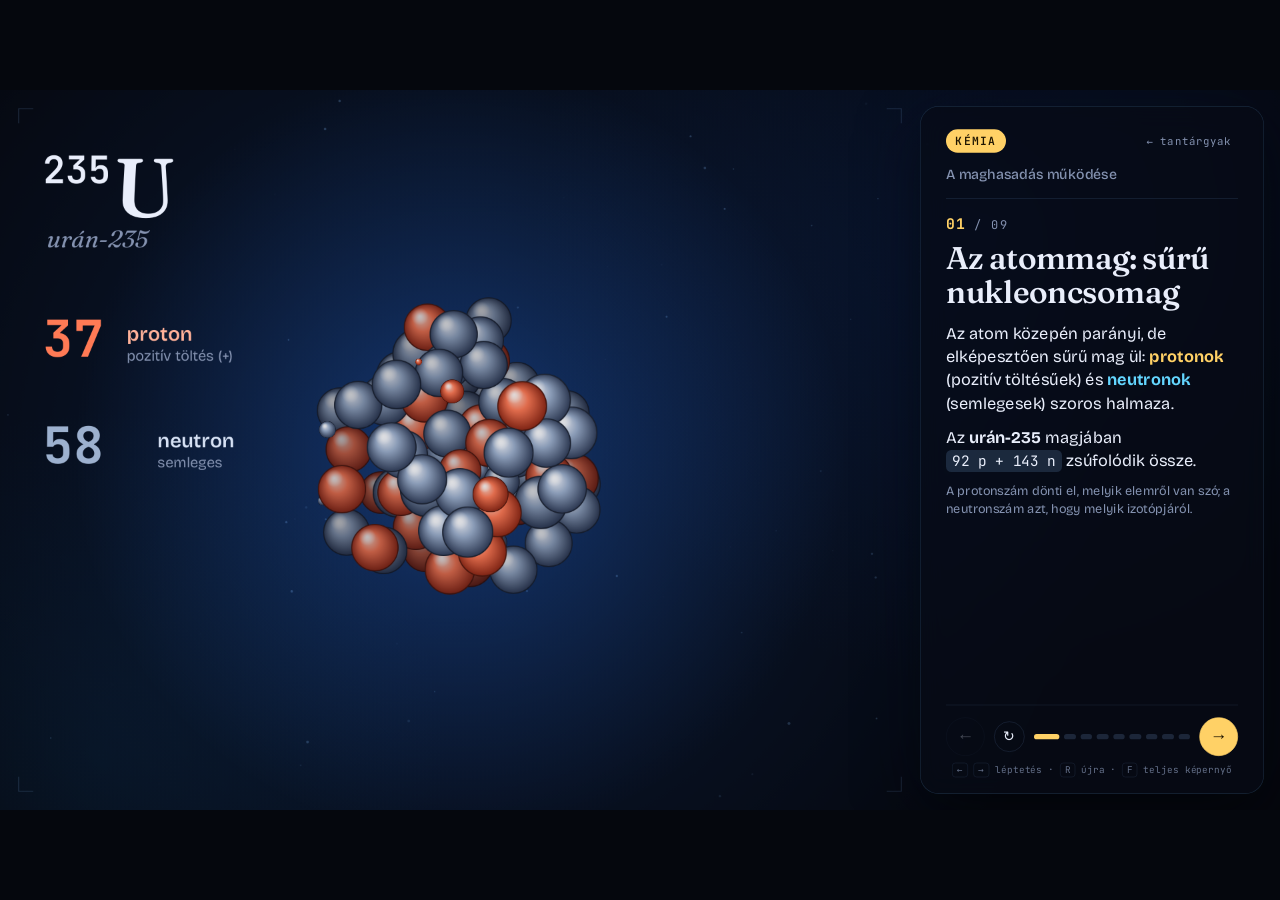
<file: kemia-maghasadas.html>
<!doctype html>
<html lang="hu">
<head>
<meta charset="utf-8">
<meta name="viewport" content="width=device-width, initial-scale=1">
<title>A maghasadás működése — Kémia</title>
<!-- og:start -->
<meta name="description" content="Egy neutron, egy uránmag: a hasadás lassítva, honnan jön a 200 MeV, láncreakció-szimuláció, kritikus tömeg és a paksi reaktor.">
<meta property="og:type" content="website">
<meta property="og:locale" content="hu_HU">
<meta property="og:site_name" content="Mozgó magyarázatok">
<meta property="og:title" content="A maghasadás – animált kémialecke">
<meta property="og:description" content="Egy neutron, egy uránmag: a hasadás lassítva, honnan jön a 200 MeV, láncreakció-szimuláció, kritikus tömeg és a paksi reaktor.">
<meta property="og:url" content="https://megzo.github.io/mozgo-magyarazatok/kemia-maghasadas.html">
<meta property="og:image" content="https://megzo.github.io/mozgo-magyarazatok/og/kemia-maghasadas.jpg">
<meta property="og:image:width" content="1200">
<meta property="og:image:height" content="630">
<meta property="og:image:alt" content="A maghasadás – animált kémialecke">
<meta name="twitter:card" content="summary_large_image">
<meta name="theme-color" content="#0a0b10">
<!-- og:end -->
<link rel="stylesheet" href="shared/lesson.css">
<style>
  :root {
    --bg: #05070d;
    --ink: #e9eefb;
    --muted: #8492b0;
    --accent: #ffd166;
    --accent-ink: #1d1400;
    --accent2: #63d6ff;
    --panel-bg: rgba(7, 11, 22, .74);
    --panel-border: rgba(120, 190, 255, .16);
    --rule: rgba(140, 190, 255, .16);
    --panel-shadow: 0 30px 90px rgba(0, 0, 0, .6), 0 0 120px rgba(40, 120, 255, .06);
  }
  #eq {
    position: absolute; left: 40px; top: 838px; width: 1300px; text-align: center; opacity: 0; pointer-events: none;
    font-family: "Fraunces", serif; font-size: 62px; font-weight: 480; color: #e9eefb; letter-spacing: .01em; white-space: nowrap;
  }
  #eq sup { font-family: "JetBrains Mono", monospace; font-size: .46em; font-weight: 600; margin-right: 2px; vertical-align: .95em; line-height: 0; }
  #eq .p { color: #ff8a66; } #eq .n { color: #9fdcff; } #eq .e { color: #ffd166; text-shadow: 0 0 28px rgba(255, 200, 80, .7); font-style: italic; }
  #eq .op { color: #8492b0; margin: 0 .22em; font-weight: 300; }
  #eq .bk.part { display: block; }
  #eq .bk { margin-top: 20px; font-family: "JetBrains Mono", monospace; font-size: 23px; color: #8492b0; letter-spacing: .03em; }
  #eq .bk b { color: #7be0a0; font-weight: 600; } #eq .bk i { font-style: normal; color: #c9d4ee; }
  #eq .part { display: inline-block; opacity: 0; transform: translateY(14px); transition: opacity .5s, transform .5s cubic-bezier(.2, .8, .2, 1); }
  #eq .part.on { opacity: 1; transform: none; }
</style>
</head>
<body>
<script src="shared/lesson.js"></script>
<script>
(function () {
'use strict';
const U = Lesson.U, { clamp, lerp, smooth, inOut, outBack, rgba, TAU } = U;
const eOut = U.out;
const DISP = '"Fraunces"', BODY = '"Bricolage Grotesque"', MONO = '"JetBrains Mono"';
const C = { p: '#ff7a55', pL: '#ffb199', n: '#9db1cf', nL: '#d7e2f5', e: '#ffd166', cy: '#63d6ff', ink: '#e9eefb', mut: '#8492b0', bg: '#05070d', ok: '#7be0a0', bad: '#ff5d6c' };
const rnd = U.rng(20261111);
const R = (a = 1, b) => b === undefined ? rnd() * a : a + rnd() * (b - a);

/* ════════════════ rajz-segédek ════════════════ */
function T(ctx, s, x, y, o = {}) {
  ctx.save(); ctx.font = o.f || `500 24px ${BODY}`; ctx.fillStyle = o.c || C.ink; ctx.textAlign = o.a || 'left'; ctx.textBaseline = o.b || 'alphabetic';
  ctx.globalAlpha *= o.al === undefined ? 1 : o.al;
  if (o.glow) { ctx.shadowColor = o.glow; ctx.shadowBlur = o.blur || 24; }
  ctx.fillText(s, x, y); ctx.restore();
}
/* nuklid-jelölés: felső indexes tömegszám + vegyjel; visszaadja a szélességet */
function nuclide(ctx, x, y, A, sym, size, color, align = 'left', al = 1) {
  ctx.save(); ctx.globalAlpha *= al; ctx.textBaseline = 'alphabetic';
  const fs = `600 ${Math.round(size * .46)}px ${MONO}`, fm = `520 ${size}px ${DISP}`;
  ctx.font = fs; const wA = ctx.measureText(A).width + size * .04; ctx.font = fm; const wS = ctx.measureText(sym).width; const w = wA + wS;
  let x0 = x; if (align === 'center') x0 = x - w / 2; else if (align === 'right') x0 = x - w;
  ctx.fillStyle = color; ctx.textAlign = 'left';
  ctx.font = fs; ctx.fillText(A, x0, y - size * .40); ctx.font = fm; ctx.fillText(sym, x0 + wA, y);
  ctx.restore(); return w;
}
function leader(ctx, x1, y1, x2, y2, color, al = 1, p = 1) {
  ctx.save(); ctx.globalAlpha *= al; ctx.strokeStyle = color; ctx.fillStyle = color; ctx.lineWidth = 1.5;
  ctx.beginPath(); ctx.moveTo(x1, y1); ctx.lineTo(lerp(x1, x2, p), lerp(y1, y2, p)); ctx.stroke();
  ctx.beginPath(); ctx.arc(x1, y1, 4, 0, TAU); ctx.fill(); ctx.restore();
}
function arrow(ctx, x1, y1, x2, y2, color, w = 3, head = 12) {
  const a = Math.atan2(y2 - y1, x2 - x1); ctx.save(); ctx.strokeStyle = color; ctx.fillStyle = color; ctx.lineWidth = w; ctx.lineCap = 'round';
  ctx.beginPath(); ctx.moveTo(x1, y1); ctx.lineTo(x2 - Math.cos(a) * head * .6, y2 - Math.sin(a) * head * .6); ctx.stroke();
  ctx.beginPath(); ctx.moveTo(x2, y2); ctx.lineTo(x2 - Math.cos(a - .42) * head, y2 - Math.sin(a - .42) * head); ctx.lineTo(x2 - Math.cos(a + .42) * head, y2 - Math.sin(a + .42) * head); ctx.closePath(); ctx.fill(); ctx.restore();
}
function rr(ctx, x, y, w, h, r) { ctx.beginPath(); ctx.roundRect(x, y, w, h, r); }
function card(ctx, x, y, w, h, al = 1) {
  ctx.save(); ctx.globalAlpha *= al; rr(ctx, x, y, w, h, 18); ctx.fillStyle = 'rgba(10,16,32,.66)'; ctx.fill(); ctx.strokeStyle = 'rgba(130,185,255,.18)'; ctx.lineWidth = 1.2; ctx.stroke(); ctx.restore();
}
function glow(ctx, x, y, r, color, al) {
  if (al <= 0.003 || r <= 0) return; const g = ctx.createRadialGradient(x, y, 0, x, y, r);
  g.addColorStop(0, rgba(color, al)); g.addColorStop(1, rgba(color, 0)); ctx.fillStyle = g; ctx.fillRect(x - r, y - r, r * 2, r * 2);
}
const sp3 = (n) => String(n).replace(/\B(?=(\d{3})+(?!\d))/g, ' ');
const hu = (v, d = 1) => v.toFixed(d).replace('.', ',');

/* ════════════════ gömb-sprite-ok ════════════════ */
const LV = 6;
function sphereSprites(hi, mid, lo) {
  const out = [];
  for (let l = 0; l < LV; l++) {
    const c = document.createElement('canvas'); c.width = c.height = 96; const g = c.getContext('2d');
    const gr = g.createRadialGradient(34, 30, 3, 48, 48, 47);
    gr.addColorStop(0, hi); gr.addColorStop(.38, mid); gr.addColorStop(1, lo);
    g.fillStyle = gr; g.beginPath(); g.arc(48, 48, 46, 0, TAU); g.fill();
    const hl = g.createRadialGradient(33, 27, 0, 33, 27, 17); hl.addColorStop(0, 'rgba(255,255,255,.85)'); hl.addColorStop(1, 'rgba(255,255,255,0)');
    g.fillStyle = hl; g.beginPath(); g.arc(48, 48, 46, 0, TAU); g.fill();
    g.strokeStyle = 'rgba(0,0,0,.45)'; g.lineWidth = 2; g.beginPath(); g.arc(48, 48, 45, 0, TAU); g.stroke();
    if (l) { g.globalCompositeOperation = 'source-atop'; g.fillStyle = `rgba(5,8,18,${l * .125})`; g.fillRect(0, 0, 96, 96); }
    out.push(c);
  }
  return out;
}
let SP_P, SP_N, MINI, MINI_DEAD;
function makeMini(dead) {
  const c = document.createElement('canvas'); c.width = c.height = 40; const g = c.getContext('2d'); const r2 = U.rng(7);
  const pts = []; for (let i = 0; i < 19; i++) { const a = r2() * TAU, d = Math.sqrt(r2()) * 9.5; pts.push([20 + Math.cos(a) * d, 20 + Math.sin(a) * d, r2() < .4]); }
  for (const [x, y, p] of pts) g.drawImage((p ? SP_P : SP_N)[dead ? 4 : 0], x - 5, y - 5, 10, 10);
  return c;
}

/* ════════════════ 1. jelenet: az atommag (nukleon-szimuláció) ════════════════ */
const N = 236, G = 60, KR = 420, DAMP = .86, SDT = 1 / 120;
const NS = {
  x: new Float32Array(N), y: new Float32Array(N), z: new Float32Array(N), vx: new Float32Array(N), vy: new Float32Array(N), vz: new Float32Array(N),
  fx: new Float32Array(N), fy: new Float32Array(N), fz: new Float32Array(N), zr: new Float32Array(N), yr: new Float32Array(N),
  isP: new Uint8Array(N), lobe: new Uint8Array(N), rank: new Float32Array(N), ord: [], active: 235, c1: 0, c2: 0, q: 0, qAmp: 0, qPh: 0,
  mode: 'u235', R: 7, S0: 32, sep: 0, split: false, tSplit: 0, free: [], ax: 7, ay: 7, capT: -1, nAlpha: 1,
};
function nsStep(temp) {
  const { x, y, z, vx, vy, vz, fx, fy, fz, lobe } = NS, n = NS.active, q = NS.q;
  for (let i = 0; i < n; i++) {
    if (lobe[i] === 3) continue;
    const c = lobe[i] === 2 ? NS.c2 : NS.c1, dx = x[i] - c, d = Math.hypot(dx, y[i], z[i]), k = -G / Math.max(d, 2);
    fx[i] = k * dx + q * dx; fy[i] = k * y[i] - q * .5 * y[i]; fz[i] = k * z[i] - q * .5 * z[i];
  }
  for (let i = 1; i < n; i++) {
    if (lobe[i] === 3) continue; const xi = x[i], yi = y[i], zi = z[i];
    for (let j = 0; j < i; j++) {
      const dx = xi - x[j]; if (dx > 2 || dx < -2) continue; const dy = yi - y[j]; if (dy > 2 || dy < -2) continue;
      const dz = zi - z[j], d2 = dx * dx + dy * dy + dz * dz; if (d2 >= 4 || lobe[j] === 3) continue;
      const d = Math.sqrt(d2) || .01, f = KR * (2 - d) / d;
      fx[i] += f * dx; fy[i] += f * dy; fz[i] += f * dz; fx[j] -= f * dx; fy[j] -= f * dy; fz[j] -= f * dz;
    }
  }
  for (let i = 0; i < n; i++) {
    if (lobe[i] === 3) continue;
    vx[i] = (vx[i] + fx[i] * SDT + temp * (Math.random() - .5)) * DAMP; vy[i] = (vy[i] + fy[i] * SDT + temp * (Math.random() - .5)) * DAMP; vz[i] = (vz[i] + fz[i] * SDT + temp * (Math.random() - .5)) * DAMP;
    x[i] += vx[i] * SDT; y[i] += vy[i] * SDT; z[i] += vz[i] * SDT;
  }
}
let SNAP235, SNAP236;
const snap = () => ({ x: NS.x.slice(), y: NS.y.slice(), z: NS.z.slice() });
function restore(s, mode) {
  NS.x.set(s.x); NS.y.set(s.y); NS.z.set(s.z); NS.vx.fill(0); NS.vy.fill(0); NS.vz.fill(0); NS.lobe.fill(1);
  NS.c1 = NS.c2 = 0; NS.sep = 0; NS.split = false; NS.free = []; NS.mode = mode; NS.active = mode === 'u235' ? 235 : 236; NS.capT = -1; NS.nAlpha = 0;
}
function nsInit() {
  const idx = [...Array(235).keys()]; for (let i = 234; i > 0; i--) { const j = Math.floor(rnd() * (i + 1));[idx[i], idx[j]] = [idx[j], idx[i]]; }
  for (let k = 0; k < 92; k++) NS.isP[idx[k]] = 1;
  for (let i = 0; i < N; i++) {
    let a, b, c; do { a = R(-1, 1); b = R(-1, 1); c = R(-1, 1); } while (a * a + b * b + c * c > 1);
    NS.x[i] = a * 8.5; NS.y[i] = b * 8.5; NS.z[i] = c * 8.5; NS.rank[i] = rnd();
  }
  NS.lobe.fill(1); NS.active = 236; for (let k = 0; k < 420; k++) nsStep(.2);
  SNAP236 = snap();
  NS.active = 235; for (let k = 0; k < 200; k++) nsStep(.2);
  SNAP235 = snap();
  let s = 0; for (let i = 0; i < 235; i++) s += NS.x[i] ** 2 + NS.y[i] ** 2 + NS.z[i] ** 2;
  NS.R = Math.sqrt(5 / 3 * s / 235) + .6; NS.S0 = 232 / NS.R;
  NS.R1 = NS.R * Math.cbrt(141 / 236); NS.R2 = NS.R * Math.cbrt(92 / 236); NS.sepSc = (NS.R1 + NS.R2) * .93;
  for (let i = 0; i < N; i++) NS.ord.push(i);
  restore(SNAP235, 'u235'); NS.nAlpha = 1;
}
function assignLobes() {
  const P = [], Nn = []; for (let i = 0; i < 236; i++) (NS.isP[i] ? P : Nn).push(i);
  P.sort((a, b) => NS.x[a] - NS.x[b]); Nn.sort((a, b) => NS.x[a] - NS.x[b]);
  P.forEach((i, k) => NS.lobe[i] = k < 56 ? 1 : 2); Nn.forEach((i, k) => NS.lobe[i] = k < 85 ? 1 : (k < 88 ? 1 : 2));
  NS.freeIdx = [Nn[85], Nn[86], Nn[87]];
}
const TS = 5.0;                       // a szakadás pillanata a 4. lépésben
const FDIR = [[-104, 10.5], [74, 13.5], [-58, 12.5]];  // szabad neutronok iránya (fok) és távolsága
let rotA = 0;
function camA(L) {
  const s0 = NS.S0, mid = NS.sep * (141 - 92) / 466, s3 = s0 * .6;
  const k = [{ cx: 690, cy: 545, s: s0 }, { cx: 690, cy: 520, s: s0 * .92 }, { cx: 790, cy: 545, s: s0 * .9 }, { cx: 690 - s3 * mid, cy: 440, s: s3 }];
  const f = clamp(L.sp, 0, 3), i = Math.min(2, Math.floor(f)), t = smooth(f - i);
  return { cx: lerp(k[i].cx, k[i + 1].cx, t), cy: lerp(k[i].cy, k[i + 1].cy, t), s: lerp(k[i].s, k[i + 1].s, t) };
}
function updateA(L) {
  const st = L.st, step = L.step; if (step > 3) return;
  let qT = .5, w = 1.9;
  if (step === 1) { qT = 3.4; w = 2.1; }
  if (step === 2) {
    qT = NS.mode === 'u236' ? 6 : .6; w = 2.6;
    const nx = -NS.R - 1.1;
    if (NS.mode === 'u235') {
      NS.active = 235; const p = L.prog(1.0, 4.2);
      NS.x[235] = lerp(-27, nx, p); NS.y[235] = .4 + Math.sin(L.t * 3) * .12; NS.z[235] = 0; NS.nAlpha = smooth(L.prog(.6, 1.4));
      if (p >= 1) { NS.mode = 'u236'; NS.active = 236; NS.lobe[235] = 1; NS.vx[235] = 9; NS.vy[235] = NS.vz[235] = 0; NS.capT = L.t; }
    }
  }
  if (step === 3) {
    w = 2.8; qT = st < 1.3 ? 6.5 : 6.5 * (1 - smooth(L.prog(1.3, 2.6)));
    if (!NS.split) {
      const sp = NS.sepSc * inOut(L.prog(1.0, TS - .05)), dd = (sp - NS.sep) * .36; NS.sep = sp; NS.c1 = -sp * 92 / 233; NS.c2 = sp * 141 / 233;
      if (dd > 0) for (let i = 0; i < 236; i++) NS.x[i] += NS.lobe[i] === 2 ? dd * 141 / 233 : -dd * 92 / 233;
      if (st >= TS) {
        NS.split = true; NS.mode = 'split'; NS.tSplit = L.t; NS.free = [];
        const ca = Math.cos(rotA), sa = Math.sin(rotA);
        NS.freeIdx.forEach((i, k) => { NS.lobe[i] = 3; const a = FDIR[k][0] * Math.PI / 180; NS.free.push({ ux: NS.x[i], uy: NS.y[i] * ca - NS.z[i] * sa, dx: Math.cos(a), dy: Math.sin(a), far: FDIR[k][1] }); });
      }
    } else {
      const te = st - TS, ns = NS.sepSc + 21 * eOut(te / 2.8) + .22 * Math.min(te, 30), d = ns - NS.sep; NS.sep = ns;
      const d1 = -d * 92 / 233, d2 = d * 141 / 233; NS.c1 += d1; NS.c2 += d2;
      for (let i = 0; i < 236; i++) { if (NS.lobe[i] === 1) NS.x[i] += d1; else if (NS.lobe[i] === 2) NS.x[i] += d2; }
    }
  }
  NS.qAmp += (qT - NS.qAmp) * Math.min(1, L.dt * 2.5); NS.qPh += L.dt * w; NS.q = NS.qAmp * Math.sin(NS.qPh);
  const temp = step >= 2 && NS.mode !== 'u235' ? .9 : .55;
  const sub = Math.max(1, Math.min(4, Math.round(L.dt / SDT))); for (let k = 0; k < sub; k++) nsStep(temp);
  // burkoló ellipszis (cseppmodell)
  if (!NS.split) {
    let sx = 0, sr = 0, n = 0; for (let i = 0; i < NS.active; i++) { sx += NS.x[i] ** 2; sr += NS.y[i] ** 2 + NS.z[i] ** 2; n++; }
    NS.ax = Math.sqrt(5 * sx / n) + 1; NS.ay = Math.sqrt(2.5 * sr / n) + 1;
  }
}
function drawNucleons(ctx, L, cam) {
  const { x, y, z, zr, yr, ord, isP, lobe, rank } = NS; rotA = L.t * .16; const ca = Math.cos(rotA), sa = Math.sin(rotA);
  for (let i = 0; i < 236; i++) { yr[i] = y[i] * ca - z[i] * sa; zr[i] = y[i] * sa + z[i] * ca; }
  ord.sort((a, b) => zr[a] - zr[b]);
  const s = cam.s, appear = L.step === 0, st = L.st, zn = NS.R;
  for (let k = 0; k < 236; k++) {
    const i = ord[k]; if (lobe[i] === 3) continue;
    let sc = 1, al = 1;
    if (i === 235) { if (NS.mode === 'u235' && L.step !== 2) continue; al = NS.mode === 'u235' ? NS.nAlpha : 1; }
    if (appear) { sc = outBack(clamp((st - .25 - rank[i] * 2.3) / .45)); if (sc <= 0) continue; }
    const pf = 1 + zr[i] * .012, r = s * 1.13 * pf * sc, lv = clamp(Math.round((1 - (zr[i] + zn) / (2 * zn)) * (LV - 1)), 0, LV - 1);
    if (al < 1) ctx.globalAlpha = al;
    ctx.drawImage((isP[i] ? SP_P : SP_N)[i === 235 && NS.mode === 'u235' ? 0 : lv], cam.cx + s * x[i] * pf - r, cam.cy + s * yr[i] * pf - r, r * 2, r * 2);
    if (al < 1) ctx.globalAlpha = 1;
  }
}
const vis = (L, k, w = 1.7) => clamp(1 - Math.abs(L.sp - k) * w);
const TT = (L, k) => L.step === k ? L.st : (L.step > k ? 999 : 0);
const pr = (t, a, b) => clamp((t - a) / (b - a));

function drawA(ctx, L) {
  updateA(L); const cam = camA(L), s = cam.s, t = L.t, exc = NS.mode !== 'u235' ? 1 : 0;
  // háttérfény a mag mögött
  ctx.globalCompositeOperation = 'lighter';
  if (!NS.split) { glow(ctx, cam.cx, cam.cy, s * NS.R * 2.5, '#2b7dff', .20 + .04 * Math.sin(t * 1.3)); if (exc) glow(ctx, cam.cx, cam.cy, s * NS.R * 2.1, '#ff9a3c', .10 + .05 * Math.sin(t * 5)); }
  else { glow(ctx, cam.cx + s * NS.c1, cam.cy, s * NS.R1 * 2.6, '#ff8a3c', .16); glow(ctx, cam.cx + s * NS.c2, cam.cy, s * NS.R2 * 2.6, '#ff8a3c', .16); }
  ctx.globalCompositeOperation = 'source-over';

  // ── cseppmodell burkoló (2. lépés) ──
  const v1 = vis(L, 1);
  if (v1 > 0 && !NS.split) {
    const t1 = TT(L, 1), a = v1 * smooth(pr(t1, .2, 1.2)), ax = NS.ax * s + 14, ay = NS.ay * s + 14;
    ctx.save(); ctx.globalAlpha = a;
    const g = ctx.createRadialGradient(cam.cx, cam.cy, ay * .5, cam.cx, cam.cy, Math.max(ax, ay) * 1.05);
    g.addColorStop(0, 'rgba(99,214,255,0)'); g.addColorStop(1, 'rgba(99,214,255,.20)');
    ctx.beginPath(); ctx.ellipse(cam.cx, cam.cy, ax, ay, 0, 0, TAU); ctx.fillStyle = g; ctx.fill();
    ctx.restore();
  }
  drawNucleons(ctx, L, cam);
  if (v1 > 0 && !NS.split) {
    const t1 = TT(L, 1), a = v1 * smooth(pr(t1, .2, 1.2)), ax = NS.ax * s + 14, ay = NS.ay * s + 14;
    ctx.save(); ctx.globalAlpha = a; ctx.strokeStyle = C.cy; ctx.lineWidth = 3; ctx.shadowColor = C.cy; ctx.shadowBlur = 22;
    ctx.beginPath(); ctx.ellipse(cam.cx, cam.cy, ax, ay, 0, 0, TAU); ctx.stroke(); ctx.shadowBlur = 0;
    ctx.beginPath(); ctx.ellipse(cam.cx - ax * .35, cam.cy - ay * .45, ax * .35, ay * .18, -.5, Math.PI * 1.05, Math.PI * 1.85); ctx.strokeStyle = 'rgba(255,255,255,.55)'; ctx.lineWidth = 5; ctx.lineCap = 'round'; ctx.stroke();
    ctx.restore();
    // erők nyilai
    const aS = v1 * smooth(pr(t1, 1.4, 2.3)), aC = v1 * smooth(pr(t1, 3.0, 3.9)), pul = .5 + .5 * Math.sin(t * 2.4);
    if (aS > 0) {
      ctx.save(); ctx.globalAlpha = aS;
      for (let k = 0; k < 10; k++) { const an = k / 10 * TAU + .31, ex = Math.cos(an), ey = Math.sin(an), r0 = 62 - pul * 12, r1 = 14 - pul * 4; arrow(ctx, cam.cx + ex * (ax + r0), cam.cy + ey * (ay + r0), cam.cx + ex * (ax + r1), cam.cy + ey * (ay + r1), C.cy, 3.5, 13); }
      leader(ctx, cam.cx - ax * .78, cam.cy - ay * .86, 250, 180, C.cy, 1, smooth(pr(t1, 1.6, 2.3)));
      T(ctx, 'erős kölcsönhatás', 60, 150, { f: `600 34px ${DISP}`, c: C.cy }); T(ctx, 'összetart – de csak a szomszédok között hat', 60, 186, { f: `400 23px ${BODY}`, c: C.mut });
      ctx.restore();
    }
    if (aC > 0) {
      ctx.save(); ctx.globalAlpha = aC;
      for (const sg of [-1, 1]) for (const oy of [-46, 0, 46]) { const len = 78 + pul * 26 - Math.abs(oy) * .3; arrow(ctx, cam.cx + sg * 20, cam.cy + oy, cam.cx + sg * (20 + len), cam.cy + oy * 1.15, C.e, 4.5, 15); }
      leader(ctx, cam.cx + 110, cam.cy + 50, 1060, 878, C.e, 1, smooth(pr(t1, 3.2, 3.9)));
      T(ctx, 'elektromos taszítás', 1320, 912, { f: `600 34px ${DISP}`, c: C.e, a: 'right' }); T(ctx, 'a 92 proton egymást szétfeszíti – messzire hat', 1320, 948, { f: `400 23px ${BODY}`, c: C.mut, a: 'right' });
      ctx.restore();
    }
    // egyensúly-mérő
    const aM = v1 * smooth(pr(t1, 4.6, 5.5));
    if (aM > 0) {
      ctx.save(); ctx.globalAlpha = aM; const mx = 60, my = 962, mw = 560;
      T(ctx, 'ÖSSZETARTÁS', mx, my - 16, { f: `600 19px ${MONO}`, c: C.cy }); T(ctx, 'TASZÍTÁS', mx + mw, my - 16, { f: `600 19px ${MONO}`, c: C.e, a: 'right' });
      const gr = ctx.createLinearGradient(mx, 0, mx + mw, 0); gr.addColorStop(0, C.cy); gr.addColorStop(1, C.e); rr(ctx, mx, my, mw, 10, 5); ctx.fillStyle = gr; ctx.globalAlpha = aM * .55; ctx.fill(); ctx.globalAlpha = aM;
      const pos = mx + mw * (.5 + .34 * NS.q / 3.4 * .5 + .33);
      ctx.fillStyle = '#fff'; ctx.shadowColor = '#fff'; ctx.shadowBlur = 16; ctx.beginPath(); ctx.moveTo(pos, my - 6); ctx.lineTo(pos + 11, my + 26); ctx.lineTo(pos - 11, my + 26); ctx.closePath(); ctx.fill(); ctx.shadowBlur = 0;
      T(ctx, 'He', mx + mw * .06, my + 46, { f: `500 20px ${MONO}`, c: C.mut, a: 'center' }); T(ctx, 'Fe', mx + mw * .3, my + 46, { f: `500 20px ${MONO}`, c: C.mut, a: 'center' }); T(ctx, 'Pb', mx + mw * .7, my + 46, { f: `500 20px ${MONO}`, c: C.mut, a: 'center' }); T(ctx, 'U', mx + mw * .83, my + 46, { f: `700 22px ${MONO}`, c: '#fff', a: 'center' });
      ctx.restore();
    }
  }

  // ── 1. lépés feliratai ──
  const v0 = vis(L, 0);
  if (v0 > 0) {
    const t0 = TT(L, 0); ctx.save(); ctx.globalAlpha = v0;
    const aT = smooth(pr(t0, .2, 1)); nuclide(ctx, 64, 190, '235', 'U', 124, C.ink, 'left', aT); T(ctx, 'urán-235', 70, 236, { f: `italic 400 36px ${DISP}`, c: C.mut, al: aT });
    const cnt = clamp((t0 - .25) / 2.6), nP = Math.round(92 * cnt), nN = Math.round(143 * cnt);
    const aP = smooth(pr(t0, .5, 1.2));
    leader(ctx, cam.cx - 150, cam.cy - 150, 372, 392, C.p, aP * smooth(pr(t0, 2.4, 3)));
    T(ctx, String(nP), 64, 400, { f: `700 76px ${MONO}`, c: C.p, al: aP }); T(ctx, 'proton', 190, 376, { f: `600 30px ${BODY}`, c: C.pL, al: aP }); T(ctx, 'pozitív töltés (+)', 190, 406, { f: `400 22px ${BODY}`, c: C.mut, al: aP });
    leader(ctx, cam.cx - 190, cam.cy + 110, 360, 548, C.n, aP * smooth(pr(t0, 2.6, 3.2)));
    T(ctx, String(nN), 64, 560, { f: `700 76px ${MONO}`, c: C.n, al: aP }); T(ctx, 'neutron', 236, 536, { f: `600 30px ${BODY}`, c: C.nL, al: aP }); T(ctx, 'semleges', 236, 566, { f: `400 22px ${BODY}`, c: C.mut, al: aP });
    const aS = smooth(pr(t0, 3.2, 4)); ctx.globalAlpha = v0 * aS;
    ctx.strokeStyle = C.mut; ctx.lineWidth = 1.5; ctx.beginPath(); ctx.moveTo(64, 650); ctx.lineTo(340, 650); ctx.stroke();
    T(ctx, '= 235 nukleon', 64, 700, { f: `600 36px ${DISP}`, c: C.e }); T(ctx, 'ez a tömegszám', 64, 734, { f: `400 22px ${BODY}`, c: C.mut });
    // méretvonal
    const aD = smooth(pr(t0, 4, 4.8)); ctx.globalAlpha = v0 * aD; const rx = s * NS.R, yy = cam.cy + rx + 58;
    ctx.strokeStyle = C.mut; ctx.beginPath(); ctx.moveTo(cam.cx - rx, yy); ctx.lineTo(cam.cx + rx, yy); ctx.moveTo(cam.cx - rx, yy - 10); ctx.lineTo(cam.cx - rx, yy + 10); ctx.moveTo(cam.cx + rx, yy - 10); ctx.lineTo(cam.cx + rx, yy + 10); ctx.stroke();
    T(ctx, '≈ 15 femtométer · az atom átmérőjének kb. húszezred része', cam.cx, yy + 40, { f: `500 22px ${MONO}`, c: C.mut, a: 'center' });
    ctx.restore();
  }

  // ── 3. lépés: neutronbefogás ──
  const v2 = vis(L, 2);
  if (v2 > 0) {
    const t2 = TT(L, 2); ctx.save(); ctx.globalAlpha = v2;
    const cap = NS.mode !== 'u235';
    if (!cap && L.step === 2) {
      const nx = cam.cx + s * NS.x[235], ny = cam.cy + s * NS.yr[235];
      ctx.globalCompositeOperation = 'lighter'; const g = ctx.createLinearGradient(nx - 240, 0, nx, 0); g.addColorStop(0, 'rgba(99,214,255,0)'); g.addColorStop(1, 'rgba(99,214,255,.5)');
      ctx.strokeStyle = g; ctx.lineWidth = s * .9; ctx.lineCap = 'round'; ctx.globalAlpha = v2 * NS.nAlpha; ctx.beginPath(); ctx.moveTo(nx - 240, ny); ctx.lineTo(nx - s, ny); ctx.stroke();
      glow(ctx, nx, ny, s * 3.2, C.cy, .35); ctx.globalCompositeOperation = 'source-over';
      const la = NS.nAlpha * v2; ctx.globalAlpha = la; leader(ctx, nx, ny + s * 1.4, nx, ny + 120, C.cy, 1);
      T(ctx, 'lassú (termikus) neutron', nx, ny + 156, { f: `600 27px ${BODY}`, c: C.cy, a: 'center' }); T(ctx, '≈ 2 km/s · nincs töltése', nx, ny + 188, { f: `500 21px ${MONO}`, c: C.mut, a: 'center' });
    }
    ctx.globalAlpha = v2;
    const aA = cap ? 0 : smooth(pr(t2, .2, 1)), aB = cap ? smooth(clamp((L.t - NS.capT) / .7)) : 0;
    if (aA > 0) { nuclide(ctx, 64, 190, '235', 'U', 124, C.ink, 'left', aA); T(ctx, 'urán-235 · stabilnak tűnik', 70, 236, { f: `italic 400 34px ${DISP}`, c: C.mut, al: aA }); }
    if (cap) {
      const w = nuclide(ctx, 64, 190, '236', 'U', 124, C.e, 'left', aB); T(ctx, '*', 64 + w + 4, 150, { f: `600 80px ${DISP}`, c: C.e, al: aB, glow: C.e });
      T(ctx, 'gerjesztett urán-236', 70, 236, { f: `italic 400 34px ${DISP}`, c: C.pL, al: aB });
      const aE = smooth(clamp((L.t - NS.capT - .8) / .8)); T(ctx, '92 p + 144 n', 70, 300, { f: `600 30px ${MONO}`, c: C.ink, al: aE }); T(ctx, '+ ≈ 6,5 MeV fölös energia', 70, 340, { f: `600 26px ${MONO}`, c: C.e, al: aE });
      T(ctx, 'a mag hevesen rezeg – a csepp alakja torzul', cam.cx, cam.cy + s * NS.R + 110, { f: `400 26px ${BODY}`, c: C.mut, a: 'center', al: smooth(clamp((L.t - NS.capT - 1.8) / .8)) });
      // befogás-villanás
      const fl = (L.t - NS.capT) / 1.1; if (fl < 1) { ctx.globalCompositeOperation = 'lighter'; glow(ctx, cam.cx, cam.cy, s * NS.R * (1.2 + fl * 2), C.cy, .5 * (1 - fl)); ctx.globalAlpha = v2 * (1 - fl); ctx.strokeStyle = C.cy; ctx.lineWidth = 4; ctx.beginPath(); ctx.arc(cam.cx, cam.cy, s * NS.R * (1 + fl * 1.3), 0, TAU); ctx.stroke(); ctx.globalCompositeOperation = 'source-over'; }
    }
    ctx.restore();
  }

  // ── 4. lépés: a hasadás ──
  const v3 = L.sp > 3 ? 1 : vis(L, 3);
  if (v3 > 0) {
    const t3 = TT(L, 3), te = t3 - TS; ctx.save(); ctx.globalAlpha = v3;
    // fázis-jelzők
    const ph = t3 < 1.2 ? 0 : t3 < 3.3 ? 1 : t3 < TS ? 2 : 3, names = ['megnyúlás', 'befűződés', 'szakadás'], aCh = smooth(pr(t3, .2, 1));
    for (let k = 0; k < 3; k++) {
      const x = 370 + k * 320, on = ph === k + 1, done = ph > k + 1;
      ctx.globalAlpha = v3 * aCh * (on ? 1 : done ? .75 : .4);
      T(ctx, String(k + 1), x - 14, 92, { f: `700 26px ${MONO}`, c: on ? C.e : C.mut, a: 'right' }); T(ctx, names[k], x, 92, { f: `${on ? 600 : 400} 34px ${DISP}`, c: on ? C.e : C.ink, glow: on ? C.e : null });
      if (k < 2) { ctx.strokeStyle = C.mut; ctx.lineWidth = 1.5; ctx.beginPath(); ctx.moveTo(x + 190, 82); ctx.lineTo(x + 250, 82); ctx.stroke(); }
    }
    ctx.globalAlpha = v3;
    if (!NS.split && L.step === 3) {
      const aN = smooth(pr(t3, 3.5, 4.2)) * (1 - pr(t3, TS - .15, TS));
      if (aN > 0) { const nx = cam.cx + s * (NS.c1 + NS.R1 * .93); leader(ctx, nx, cam.cy - s * 3.2, nx + 40, cam.cy - 215, C.e, aN); T(ctx, '„nyak”: itt már csak néhány nukleon tartja össze', nx + 52, cam.cy - 222, { f: `500 23px ${BODY}`, c: C.e, al: aN }); }
      const aL = smooth(pr(t3, .3, 1)) * (1 - pr(t3, 2.4, 3)); nuclide(ctx, cam.cx, cam.cy + s * NS.R + 96, '236', 'U*', 56, C.e, 'center', aL);
    }
    if (NS.split) {
      const xa = cam.cx + s * NS.c1, xb = cam.cx + s * NS.c2, nk = cam.cx + s * (NS.c1 + NS.c2) / 2 + s * (NS.R1 - NS.R2) / 2;
      // villanás + gamma
      ctx.globalCompositeOperation = 'lighter';
      const fl = clamp(te / 1.6); if (fl < 1) { glow(ctx, nk, cam.cy, 520 * (.25 + fl), '#fff3c4', .95 * (1 - fl) ** 2); glow(ctx, nk, cam.cy, 900, '#ffb040', .35 * (1 - fl)); }
      const gf = clamp(te / 2.6);
      if (gf < 1) for (let k = 0; k < 5; k++) {
        const an = [-2.45, -.62, .5, 2.2, 1.35][k], d0 = 60 + gf * 900, len = 190; ctx.strokeStyle = rgba('#fff0b0', .9 * (1 - gf)); ctx.lineWidth = 3; ctx.beginPath();
        for (let q = 0; q <= 40; q++) { const d = d0 - len + q / 40 * len, wv = Math.sin(q * .9 - te * 30) * 9, px = nk + Math.cos(an) * d - Math.sin(an) * wv, py = cam.cy + Math.sin(an) * d + Math.cos(an) * wv; q ? ctx.lineTo(px, py) : ctx.moveTo(px, py); } ctx.stroke();
        if (gf > .12 && gf < .8) T(ctx, 'γ', nk + Math.cos(an) * (d0 + 26), cam.cy + Math.sin(an) * (d0 + 26) + 12, { f: `italic 600 36px ${DISP}`, c: '#fff0b0', a: 'center', al: 1 - gf });
      }
      // szabad neutronok
      NS.free.forEach((f, k) => {
        const d = f.far * eOut(te / 2.3) + .35 * 8 * eOut(Math.min(te, 12) / 12), ox = cam.cx + s * f.ux, oy = cam.cy + s * f.uy, px = ox + s * f.dx * d, py = oy + s * f.dy * d;
        const g = ctx.createLinearGradient(ox, oy, px, py); g.addColorStop(0, 'rgba(99,214,255,0)'); g.addColorStop(1, 'rgba(140,225,255,.75)');
        ctx.strokeStyle = g; ctx.lineWidth = s * .7; ctx.lineCap = 'round'; ctx.beginPath(); ctx.moveTo(lerp(ox, px, .25), lerp(oy, py, .25)); ctx.lineTo(px, py); ctx.stroke(); glow(ctx, px, py, s * 3.4, C.cy, .45);
        f.px = px; f.py = py;
      });
      // sebességcsíkok
      const sa = clamp(te / .4) * (1 - clamp((te - 1.6) / 1.6));
      if (sa > 0) for (const [xc, rr2, dir] of [[xa, NS.R1, 1], [xb, NS.R2, -1]]) for (let k = -3; k <= 3; k++) { const yy = cam.cy + k * s * rr2 * .27, x0 = xc + dir * s * rr2 * Math.sqrt(1 - (k * .27) ** 2) * 1.05; const g = ctx.createLinearGradient(x0, 0, x0 + dir * 190, 0); g.addColorStop(0, rgba('#ffb060', .5 * sa)); g.addColorStop(1, 'rgba(255,176,96,0)'); ctx.strokeStyle = g; ctx.lineWidth = 3; ctx.beginPath(); ctx.moveTo(x0, yy); ctx.lineTo(x0 + dir * 190, yy); ctx.stroke(); }
      ctx.globalCompositeOperation = 'source-over';
      NS.free.forEach((f) => { const r = s * 1.13; ctx.drawImage(SP_N[0], f.px - r, f.py - r, r * 2, r * 2); });
      // feliratok
      const aF = smooth(pr(te, 1.3, 2.1)), yb = cam.cy + s * NS.R1 + 78; ctx.globalAlpha = v3;
      nuclide(ctx, xa, yb, '141', 'Ba', 60, C.ink, 'center', aF); T(ctx, 'bárium · 56 p + 85 n', xa, yb + 36, { f: `500 22px ${MONO}`, c: C.mut, a: 'center', al: aF });
      nuclide(ctx, xb, yb, '92', 'Kr', 60, C.ink, 'center', aF); T(ctx, 'kripton · 36 p + 56 n', xb, yb + 36, { f: `500 22px ${MONO}`, c: C.mut, a: 'center', al: aF });
      const aR = smooth(pr(te, 1.9, 2.7)), ym = cam.cy - s * NS.R1 - 44;
      if (aR > 0) { ctx.globalAlpha = v3 * aR; 
        arrow(ctx, nk - 34, cam.cy, xa + s * NS.R1 + 16, cam.cy, C.e, 3.5, 15); arrow(ctx, nk + 34, cam.cy, xb - s * NS.R2 - 16, cam.cy, C.e, 3.5, 15); ctx.globalAlpha = v3; }
      const aV = smooth(pr(te, 2.4, 3.2));
      if (NS.free.length) {
        const f0 = NS.free[0], f1 = NS.free[1];
        T(ctx, '3 gyors neutron', f1.px, f1.py + 62, { f: `600 26px ${BODY}`, c: C.cy, al: aV, a: 'center' }); T(ctx, '≈ 20 000 km/s', f1.px, f1.py + 92, { f: `500 21px ${MONO}`, c: C.mut, al: aV, a: 'center' });
        T(ctx, 'a taszítás ≈ 10 000 km/s-ra', xa - s * NS.R1 - 12, ym - 26, { f: `500 22px ${BODY}`, c: C.e, al: aV, a: 'left' }); T(ctx, 'gyorsítja a hasadványokat', xa - s * NS.R1 - 12, ym + 2, { f: `500 22px ${BODY}`, c: C.e, al: aV });
      }
    }
    ctx.restore();
  }
}

/* ════════════════ 2. jelenet: kötési energia ════════════════ */
const BE = [[1, 0], [2, 1.11], [3, 2.7], [4, 7.07], [6, 5.33], [7, 5.61], [9, 6.46], [11, 6.93], [12, 7.68], [14, 7.48], [16, 7.98], [19, 7.78], [20, 8.03], [24, 8.26], [28, 8.45], [32, 8.49], [40, 8.55], [48, 8.72], [56, 8.79], [62, 8.79], [70, 8.74], [80, 8.70], [92, 8.63], [100, 8.58], [110, 8.53], [120, 8.49], [130, 8.43], [141, 8.36], [150, 8.29], [160, 8.21], [170, 8.13], [180, 8.05], [190, 7.97], [200, 7.90], [208, 7.86], [220, 7.74], [230, 7.63], [235, 7.59], [238, 7.57]];
function beAt(A) { for (let i = 1; i < BE.length; i++) if (A <= BE[i][0]) { const [a0, b0] = BE[i - 1], [a1, b1] = BE[i]; return lerp(b0, b1, (A - a0) / (a1 - a0)); } return 7.57; }
function drawB(ctx, L) {
  const st = TT(L, 4), t = L.t, ox = 130, oy = 660, w = 1150, h = 540, X = (A) => ox + A / 250 * w, Y = (b) => oy - b / 9.4 * h;
  const aAx = smooth(pr(st, 0, .8)); ctx.save(); ctx.globalAlpha = aAx;
  ctx.strokeStyle = 'rgba(140,190,255,.10)'; ctx.lineWidth = 1; for (let b = 2; b <= 8; b += 2) { ctx.beginPath(); ctx.moveTo(ox, Y(b)); ctx.lineTo(ox + w, Y(b)); ctx.stroke(); T(ctx, String(b), ox - 16, Y(b) + 8, { f: `500 22px ${MONO}`, c: C.mut, a: 'right' }); }
  for (let A = 50; A <= 250; A += 50) { ctx.beginPath(); ctx.moveTo(X(A), oy); ctx.lineTo(X(A), oy - h); ctx.stroke(); T(ctx, String(A), X(A), oy + 34, { f: `500 22px ${MONO}`, c: C.mut, a: 'center' }); }
  ctx.strokeStyle = C.mut; ctx.lineWidth = 2; ctx.beginPath(); ctx.moveTo(ox, oy - h - 10); ctx.lineTo(ox, oy); ctx.lineTo(ox + w + 10, oy); ctx.stroke();
  T(ctx, 'kötési energia nukleononként (MeV)', ox - 62, 86, { f: `500 23px ${BODY}`, c: C.mut }); T(ctx, 'tömegszám (A) →', ox + w, oy + 70, { f: `500 23px ${BODY}`, c: C.mut, a: 'right' });
  ctx.restore();
  // görbe
  const pc = inOut(pr(st, .5, 2.4)); if (pc > 0) {
    ctx.save(); ctx.beginPath(); ctx.rect(ox - 4, 0, (w + 8) * pc, 1080); ctx.clip(); ctx.lineJoin = 'round'; ctx.lineCap = 'round';
    const path = () => { ctx.beginPath(); BE.forEach(([A, b], i) => i ? ctx.lineTo(X(A), Y(b)) : ctx.moveTo(X(A), Y(b))); };
    ctx.globalCompositeOperation = 'lighter'; path(); ctx.strokeStyle = 'rgba(99,214,255,.16)'; ctx.lineWidth = 18; ctx.stroke(); path(); ctx.strokeStyle = 'rgba(99,214,255,.25)'; ctx.lineWidth = 8; ctx.stroke();
    ctx.globalCompositeOperation = 'source-over'; path(); ctx.strokeStyle = '#bfeeff'; ctx.lineWidth = 3.5; ctx.stroke(); ctx.restore();
    if (pc < 1) { ctx.globalCompositeOperation = 'lighter'; glow(ctx, X(250 * pc), Y(beAt(250 * pc)), 46, '#bfeeff', .9); ctx.globalCompositeOperation = 'source-over'; }
  }
  const dot = (A, col, al, r = 9) => { ctx.save(); ctx.globalAlpha = al; ctx.globalCompositeOperation = 'lighter'; glow(ctx, X(A), Y(beAt(A)), 36, col, .6); ctx.globalCompositeOperation = 'source-over'; ctx.fillStyle = col; ctx.beginPath(); ctx.arc(X(A), Y(beAt(A)), r, 0, TAU); ctx.fill(); ctx.strokeStyle = C.bg; ctx.lineWidth = 2.5; ctx.stroke(); ctx.restore(); };
  const aFe = smooth(pr(st, 2.5, 3.1)); if (aFe > 0) { dot(56, C.ok, aFe); nuclide(ctx, X(56) - 4, Y(8.79) - 36, '56', 'Fe', 38, C.ok, 'center', aFe); T(ctx, 'a legszorosabban kötött magok', X(56) + 56, Y(8.79) - 40, { f: `400 22px ${BODY}`, c: C.mut, al: aFe }); }
  const aHe = smooth(pr(st, 2.2, 2.8)); leader(ctx, X(4) + 4, Y(7.07) + 2, 258, 300, C.mut, aHe * .8); nuclide(ctx, 268, 314, '4', 'He', 32, C.ink, 'left', aHe);
  const aFu = smooth(pr(st, 2.9, 3.6)); if (aFu > 0) { ctx.save(); ctx.globalAlpha = aFu; arrow(ctx, 178, 480, 232, 310, C.mut, 2.5, 12); T(ctx, 'fúzió', 250, 430, { f: `italic 500 30px ${DISP}`, c: C.ink }); T(ctx, 'könnyű magok', 250, 462, { f: `400 21px ${BODY}`, c: C.mut }); T(ctx, 'egyesülnek', 250, 488, { f: `400 21px ${BODY}`, c: C.mut }); ctx.restore(); }
  const aU = smooth(pr(st, 3.0, 3.6)); if (aU > 0) { dot(235, C.p, aU); }
  // nagyító
  const aI = smooth(pr(st, 3.5, 4.3));
  if (aI > 0) {
    const ix = 500, iy = 290, iw = 760, ih = 325, IX = (A) => ix + 40 + (A - 60) / 190 * (iw - 80), IY = (b) => iy + ih - 44 - (b - 7.35) / 1.6 * (ih - 84);
    ctx.save(); ctx.globalAlpha = aI;
    const zx0 = X(62), zx1 = X(248), zy0 = Y(8.95), zy1 = Y(7.4);
    ctx.setLineDash([6, 6]); ctx.strokeStyle = 'rgba(255,209,102,.6)'; ctx.lineWidth = 1.5; ctx.strokeRect(zx0, zy0, zx1 - zx0, zy1 - zy0);
    ctx.beginPath(); ctx.moveTo(zx0, zy1); ctx.lineTo(ix, iy); ctx.moveTo(zx1, zy1); ctx.lineTo(ix + iw, iy); ctx.globalAlpha = aI * .5; ctx.stroke(); ctx.setLineDash([]); ctx.globalAlpha = aI;
    rr(ctx, ix, iy, iw, ih, 16); ctx.fillStyle = 'rgba(9,14,28,.93)'; ctx.fill(); ctx.strokeStyle = 'rgba(255,209,102,.45)'; ctx.lineWidth = 1.5; ctx.stroke();
    T(ctx, 'NAGYÍTÁS', ix + 20, iy + 32, { f: `600 18px ${MONO}`, c: C.e });
    ctx.save(); rr(ctx, ix, iy, iw, ih, 16); ctx.clip(); ctx.beginPath(); let first = true; for (let A = 60; A <= 240; A += 4) { const px = IX(A), py = IY(beAt(A)); first ? ctx.moveTo(px, py) : ctx.lineTo(px, py); first = false; }
    ctx.strokeStyle = '#bfeeff'; ctx.lineWidth = 3.5; ctx.lineJoin = 'round'; ctx.stroke(); ctx.restore();
    const idot = (A, b, col, al) => { ctx.save(); ctx.globalAlpha = aI * al; ctx.fillStyle = col; ctx.shadowColor = col; ctx.shadowBlur = 20; ctx.beginPath(); ctx.arc(IX(A), IY(b), 10, 0, TAU); ctx.fill(); ctx.restore(); };
    idot(235, 7.59, C.p, 1); nuclide(ctx, IX(235) - 76, IY(7.59) + 56, '235', 'U', 36, C.p, 'center'); T(ctx, '7,6 MeV', ix + iw - 18, IY(7.59) + 54, { f: `600 22px ${MONO}`, c: C.p, a: 'right' });
    const pa = inOut(pr(st, 4.5, 5.7));
    if (pa > 0) {
      for (const [A, lab, sym] of [[141, '141', 'Ba'], [92, '92', 'Kr']]) {
        const x0 = IX(235), y0 = IY(7.59), x1 = IX(A), y1 = IY(beAt(A)), cxm = (x0 + x1) / 2, cym = Math.min(y0, y1) - 20 + 120;
        ctx.save(); ctx.strokeStyle = C.e; ctx.lineWidth = 3; ctx.setLineDash([3, 9]); ctx.lineCap = 'round'; ctx.lineDashOffset = -t * 30; ctx.beginPath();
        for (let q = 0; q <= 30 * pa; q++) { const u = q / 30, px = (1 - u) ** 2 * x0 + 2 * u * (1 - u) * cxm + u * u * x1, py = (1 - u) ** 2 * y0 + 2 * u * (1 - u) * cym + u * u * y1; q ? ctx.lineTo(px, py) : ctx.moveTo(px, py); } ctx.stroke(); ctx.restore();
        if (pa >= 1) { idot(A, beAt(A), C.e, 1); nuclide(ctx, IX(A), IY(beAt(A)) - 22, lab, sym, 34, C.e, 'center'); }
      }
    }
    const aD = smooth(pr(st, 5.9, 6.6));
    if (aD > 0) {
      ctx.globalAlpha = aI * aD; const bx = IX(235) + 44, y0 = IY(7.59), y1 = IY(8.48);
      ctx.strokeStyle = C.e; ctx.lineWidth = 2; ctx.beginPath(); ctx.moveTo(bx - 10, y0); ctx.lineTo(bx, y0); ctx.lineTo(bx, y1); ctx.lineTo(bx - 10, y1); ctx.stroke();
      ctx.setLineDash([4, 6]); ctx.globalAlpha = aI * aD * .5; ctx.beginPath(); ctx.moveTo(IX(92), y1); ctx.lineTo(bx - 10, y1); ctx.stroke(); ctx.setLineDash([]); ctx.globalAlpha = aI * aD;
      T(ctx, '≈ 8,5 MeV', bx + 2, y1 - 14, { f: `600 22px ${MONO}`, c: C.e, a: 'right' });
      T(ctx, 'Δ ≈ 0,9', bx - 14, (y0 + y1) / 2 + 26, { f: `700 24px ${MONO}`, c: C.e, a: 'right' });
    }
    const aX = smooth(pr(st, 6.7, 7.5));
    if (aX > 0) { T(ctx, '0,9 MeV × 236 nukleon', ix + 60, iy + ih - 78, { f: `500 27px ${MONO}`, c: C.ink, al: aX }); T(ctx, '≈ 200 MeV / hasadás', ix + 60, iy + ih - 34, { f: `700 38px ${MONO}`, c: C.e, al: aX, glow: 'rgba(255,200,80,.7)' }); }
    ctx.restore();
  }
  // 1 kg urán = 2700 t szén
  const aK = smooth(pr(st, 7.6, 8.4));
  if (aK > 0) {
    ctx.save(); ctx.globalAlpha = aK; const cx = 170, cy = 880, pul = .5 + .5 * Math.sin(t * 2.2);
    ctx.globalCompositeOperation = 'lighter'; glow(ctx, cx, cy, 120 + pul * 14, '#3ad0ff', .35); ctx.globalCompositeOperation = 'source-over';
    const cs = 27; ctx.lineJoin = 'round';
    ctx.fillStyle = '#bcd0e6'; ctx.beginPath(); ctx.moveTo(cx - cs, cy - cs * .5); ctx.lineTo(cx, cy - cs); ctx.lineTo(cx + cs, cy - cs * .5); ctx.lineTo(cx, cy); ctx.closePath(); ctx.fill();
    ctx.fillStyle = '#7b8da6'; ctx.beginPath(); ctx.moveTo(cx - cs, cy - cs * .5); ctx.lineTo(cx, cy); ctx.lineTo(cx, cy + cs); ctx.lineTo(cx - cs, cy + cs * .5); ctx.closePath(); ctx.fill();
    ctx.fillStyle = '#4d5d77'; ctx.beginPath(); ctx.moveTo(cx + cs, cy - cs * .5); ctx.lineTo(cx, cy); ctx.lineTo(cx, cy + cs); ctx.lineTo(cx + cs, cy + cs * .5); ctx.closePath(); ctx.fill();
    T(ctx, '1 kg', cx, cy + 74, { f: `700 34px ${MONO}`, c: C.ink, a: 'center' }); T(ctx, 'urán-235 · 3,7 cm-es kocka', cx, cy + 106, { f: `400 21px ${BODY}`, c: C.mut, a: 'center' });
    T(ctx, '=', 345, cy + 22, { f: `300 78px ${DISP}`, c: C.mut, a: 'center' });
    const pw = pr(st, 8.4, 11.2), nW = Math.floor(27 * pw + .001);
    for (let k = 0; k < 27; k++) {
      const col = k % 9, row = Math.floor(k / 9), x = 420 + col * 100, y = 770 + row * 62, a = clamp(27 * pw - k); if (a <= 0) continue;
      ctx.globalAlpha = aK * a; const dy = (1 - eOut(a)) * -14;
      ctx.fillStyle = '#151b2b'; ctx.beginPath(); ctx.moveTo(x + 6, y + 14 + dy); ctx.quadraticCurveTo(x + 42, y - 12 + dy, x + 80, y + 14 + dy); ctx.closePath(); ctx.fill(); ctx.strokeStyle = '#3a445c'; ctx.lineWidth = 1.5; ctx.stroke();
      ctx.fillStyle = '#2a3348'; rr(ctx, x, y + 12 + dy, 86, 26, 4); ctx.fill(); ctx.strokeStyle = '#55617e'; ctx.stroke();
      ctx.fillStyle = '#8492b0'; for (const wx of [18, 68]) { ctx.beginPath(); ctx.arc(x + wx, y + 42 + dy, 6, 0, TAU); ctx.fill(); }
    }
    ctx.globalAlpha = aK * smooth(pr(st, 8.4, 9));
    T(ctx, '≈ ' + sp3(Math.round(2700 * pw / 100) * 100) + ' tonna feketeszén', 420, 1000, { f: `700 36px ${MONO}`, c: C.e });
    T(ctx, '1 vagon = 100 t', 1310, 1000, { f: `400 21px ${BODY}`, c: C.mut, a: 'right' });
    ctx.restore();
  }
}

/* ════════════════ 3. jelenet: láncreakció-szimuláció ════════════════ */
const FX0 = 60, FY0 = 150, FX1 = 900, FY1 = 1010, FCX = 480, FCY = 580, NU = 2.5;
const RCRIT = 173;     // a szimulációban kimért kritikus sugár (px) – ld. csMeasure()
const RODX = [202, 387, 573, 758], CORE = { x0: 110, y0: 250, x1: 850, y1: 990 };
const CS = { mode: '', nuc: [], neu: [], fx: [], frag: [], gen: [], fates: [], hist: [], maxGen: 0, fiss: 0, ts: 1, Rf: 200, rod: .5, rodT: .5, auto: true, boom: 0, srcT: 0, histT: 0, kS: null, lnS: 0, dln: 0, started: false, autoAt: 0, rc: 11, warn: 0 };
function csSetup(mode) {
  Object.assign(CS, { mode, nuc: [], neu: [], fx: [], frag: [], gen: [], fates: [], hist: [], maxGen: 0, fiss: 0, ts: 1, boom: 0, srcT: 0, histT: 0, kS: null, started: false, warn: 0, dln: 0 });
  const r = U.rng(mode === 'chain' ? 11 : mode === 'crit' ? 23 : 37);
  if (mode === 'reactor') {
    CS.rc = 8.6; CS.rod = CS.rodT = .56; CS.auto = true;
    for (let y = CORE.y0 + 30; y < CORE.y1 - 16; y += 42) for (let x = CORE.x0 + 26; x < CORE.x1 - 16; x += 42) { if (RODX.some((rx) => Math.abs(x - rx) < 27)) continue; CS.nuc.push({ x: x + (r() - .5) * 8, y: y + (r() - .5) * 8, alive: true, re: 0, in: true }); }
    for (let k = 0; k < 40; k++) { const n = CS.nuc[Math.floor(r() * CS.nuc.length)]; spawnN(n.x + 20, n.y + 20, r() * TAU, 1, false); }
    CS.lnS = Math.log(45);
  } else {
    const crit = mode === 'crit', sp = crit ? 66 : 52, gn = crit ? 12 : 16; CS.rc = crit ? 10 : 11;
    for (let j = 0; j < gn; j++) for (let i = 0; i < gn; i++) { const x = FCX + (i - (gn - 1) / 2) * sp + (r() - .5) * 20, y = FCY + (j - (gn - 1) / 2) * sp + (r() - .5) * 20; CS.nuc.push({ x, y, alive: true, re: 0, in: true, d: Math.hypot(x - FCX, y - FCY) }); }
    if (mode === 'crit') setRf(CS.Rf);
  }
}
function setRf(Rf) { CS.Rf = Rf; for (const n of CS.nuc) n.in = n.d <= Rf; CS.fates = []; CS.kS = null; }
function spawnN(x, y, a, gen, fast) { const v = CS.mode === 'reactor' ? (fast ? 640 : 230) : 300; const n = { x, y, vx: Math.cos(a) * v, vy: Math.sin(a) * v, gen, age: fast ? 0 : 9, fast, dead: false, leak: false }; CS.neu.push(n); return n; }
function fate(f) { CS.fates.push(f); if (CS.fates.length > 300) CS.fates.shift(); }
function fission(nuc, n) {
  const crit = CS.mode === 'crit'; if (!crit) { nuc.alive = false; nuc.re = CS.mode === 'chain' ? 1e9 : .9; } CS.fiss++; n.dead = true; fate(1);
  const g = n.gen; CS.gen[g] = (CS.gen[g] || 0) + 1; CS.maxGen = Math.max(CS.maxGen, g);
  CS.fx.push({ x: nuc.x, y: nuc.y, t: 0 }); const a0 = Math.random() * TAU;
  if (!crit && CS.frag.length < 160) CS.frag.push({ x: nuc.x, y: nuc.y, a: a0, t: 0 });
  const k = Math.random() < .5 ? 2 : 3; if (CS.neu.length < 520) for (let i = 0; i < k; i++) { const a = a0 + 1.2 + (i + Math.random() * .8) * TAU / k, o = CS.rc + 3; spawnN(nuc.x + Math.cos(a) * o, nuc.y + Math.sin(a) * o, a, g + 1, CS.mode === 'reactor'); }
}
function launchChain() { const tg = CS.nuc.reduce((b, n) => (n.alive && Math.hypot(n.x - FCX, n.y - FCY) < Math.hypot(b.x - FCX, b.y - FCY) ? n : b)); const n = spawnN(FX0 - 30, tg.y, 0, 1, false); n.target = tg; n.vx = 330; n.vy = 0; CS.started = true; }
function csUpdate(dt0) {
  const mode = CS.mode; if (!mode) return;
  if (mode === 'chain') { const tg = CS.started && CS.maxGen < 3 ? .42 : 1; CS.ts += (tg - CS.ts) * Math.min(1, dt0 * 1.6); } else CS.ts = 1;
  if (CS.boom > 0) { CS.boom -= dt0; if (CS.boom <= 0) { CS.neu = []; CS.fates = []; CS.kS = null; for (const n of CS.nuc) { n.alive = true; n.re = 0; } } }
  const dt = dt0 * CS.ts / 2, rc2 = CS.rc * CS.rc, re = mode === 'reactor';
  if (re) {
    if (CS.auto) { const ln = Math.log(CS.neu.length + 6), tgt = Math.log(70 + 6); const d = (ln - CS.lnS); CS.lnS += d * Math.min(1, dt0 * 4); CS.dln += (d * 4 - CS.dln) * Math.min(1, dt0 * 3); CS.rodT = clamp(CS.rodT + (.14 * (ln - tgt) + .42 * CS.dln) * dt0, .05, 1); }
    CS.rod += clamp(CS.rodT - CS.rod, -dt0 * .9, dt0 * .9);
  }
  const rodY = CORE.y0 + CS.rod * (CORE.y1 - CORE.y0 - 6);
  for (let sub = 0; sub < 2; sub++) {
    const cur = CS.neu, len = cur.length;
    for (let q = 0; q < len; q++) {
      const n = cur[q]; if (n.dead) continue;
      n.age += dt;
      if (re && n.fast && n.age > .17) { const v = Math.hypot(n.vx, n.vy), tv = 230; if (v > tv + 4) { const f = Math.max(tv / v, 1 - dt * 14); n.vx *= f; n.vy *= f; } else n.fast = false; }
      n.x += n.vx * dt; n.y += n.vy * dt;
      if (n.target) { if (n.x >= n.target.x - CS.rc) { fission(n.target, n); } continue; }
      if (n.leak) { if (n.x < FX0 - 40 || n.x > FX1 + 40 || n.y < FY0 - 40 || n.y > FY1 + 40) n.dead = true; continue; }
      if (re) {
        if (n.x < CORE.x0 || n.x > CORE.x1 || n.y < CORE.y0 || n.y > CORE.y1) { n.dead = true; fate(0); continue; }
        if (!n.fast && n.y < rodY) { let hit = false; for (const rx of RODX) if (Math.abs(n.x - rx) < 11) { hit = true; break; } if (hit) { n.dead = true; fate(0); CS.fx.push({ x: n.x, y: n.y, t: 0, abs: true }); continue; } }
        if (n.fast) continue;
      } else if (mode === 'crit') { if (Math.hypot(n.x - FCX, n.y - FCY) > CS.Rf + 16) { n.leak = true; fate(0); continue; } }
      else if (n.x < FX0 || n.x > FX1 || n.y < FY0 || n.y > FY1) { n.dead = true; fate(0); continue; }
      const nuc = CS.nuc;
      for (let i = 0; i < nuc.length; i++) { const u = nuc[i]; if (!u.alive || !u.in) continue; const dx = u.x - n.x; if (dx > 11 || dx < -11) continue; const dy = u.y - n.y; if (dx * dx + dy * dy < rc2) { fission(u, n); break; } }
    }
  }
  CS.neu = CS.neu.filter((n) => !n.dead);
  const dts = dt0 * CS.ts;
  for (const u of CS.nuc) if (!u.alive && u.re < 1e8) { u.re -= dts; if (u.re <= 0) { u.alive = true; u.born = 0; } }
  for (const f of CS.fx) f.t += dts; CS.fx = CS.fx.filter((f) => f.t < .7);
  for (const f of CS.frag) f.t += dts; if (mode !== 'chain') CS.frag = CS.frag.filter((f) => f.t < .9);
  // neutronforrás
  if (mode !== 'chain' && CS.boom <= 0) { CS.srcT -= dt0; const live = CS.neu.reduce((s, n) => s + (n.leak ? 0 : 1), 0); if (CS.srcT <= 0 && live < 4) { CS.srcT = mode === 'crit' ? .55 : .35; if (re) { const u = CS.nuc[Math.floor(Math.random() * CS.nuc.length)]; spawnN(u.x + 18, u.y + 18, Math.random() * TAU, 1, false); } else spawnN(FCX, FCY, Math.random() * TAU, 1, false); } }
  // megszaladás
  if (mode === 'crit' && CS.boom <= 0 && CS.neu.reduce((s, n) => s + (n.leak ? 0 : 1), 0) > 230) CS.boom = 1.7;
  if (re && CS.neu.length > 330 && CS.rodT < 1) { CS.auto = false; CS.rodT = 1; CS.warn = 3.5; if (CS.onScram) CS.onScram(); }
  if (CS.warn > 0) CS.warn -= dt0;
  // k becslés + idősor
  if (CS.fates.length >= 14) { const k = NU * CS.fates.reduce((a, b) => a + b, 0) / CS.fates.length; CS.kS = CS.kS == null ? k : CS.kS + (k - CS.kS) * Math.min(1, dt0 * 2.5); }
  CS.histT -= dt0; if (CS.histT <= 0) { CS.histT = .1; CS.hist.push(CS.neu.reduce((s, n) => s + (n.leak ? 0 : 1), 0)); if (CS.hist.length > 230) CS.hist.shift(); }
}
/* statikus Monte-Carlo k-mérés (kalibráláshoz; a konzolból hívható) */
window.csMeasure = function (Rf, trials = 4000) {
  const sp = 66, r = U.rng(23), nuc = []; for (let j = 0; j < 12; j++) for (let i = 0; i < 12; i++) { const x = FCX + (i - 5.5) * sp + (r() - .5) * 20, y = FCY + (j - 5.5) * sp + (r() - .5) * 20; if (Math.hypot(x - FCX, y - FCY) <= Rf) nuc.push([x, y]); }
  let hit = 0; for (let k = 0; k < trials; k++) { const s = nuc[Math.floor(Math.random() * nuc.length)], a = Math.random() * TAU; let x = s[0], y = s[1], ok = false; for (let q = 0; q < 400 && !ok; q++) { x += Math.cos(a) * 2.5; y += Math.sin(a) * 2.5; if (Math.hypot(x - FCX, y - FCY) > Rf + 16) break; for (const u of nuc) if (u !== s && (u[0] - x) ** 2 + (u[1] - y) ** 2 < 100) { ok = true; break; } } if (ok) hit++; }
  return NU * hit / trials;
};

function drawNeutrons(ctx) {
  ctx.globalCompositeOperation = 'lighter'; ctx.lineCap = 'round';
  for (const n of CS.neu) {
    const v = Math.hypot(n.vx, n.vy) || 1, L2 = n.fast ? 34 : 15, ux = n.vx / v, uy = n.vy / v, al = n.leak ? .35 : 1;
    ctx.strokeStyle = n.fast ? `rgba(255,236,170,${.8 * al})` : `rgba(120,220,255,${.75 * al})`; ctx.lineWidth = n.fast ? 3 : 4; ctx.beginPath(); ctx.moveTo(n.x - ux * L2, n.y - uy * L2); ctx.lineTo(n.x, n.y); ctx.stroke();
    ctx.fillStyle = n.fast ? `rgba(255,250,225,${al})` : `rgba(215,245,255,${al})`; ctx.beginPath(); ctx.arc(n.x, n.y, n.fast ? 3.4 : 4.4, 0, TAU); ctx.fill();
  }
  for (const f of CS.fx) { const p = f.t / .7; if (f.abs) { glow(ctx, f.x, f.y, 22, '#b48cff', .6 * (1 - p)); continue; } glow(ctx, f.x, f.y, 30 + p * 50, '#ffe9a8', .95 * (1 - p) ** 2); ctx.strokeStyle = `rgba(255,209,102,${.6 * (1 - p) ** 2})`; ctx.lineWidth = 2; ctx.beginPath(); ctx.arc(f.x, f.y, 10 + p * 32, 0, TAU); ctx.stroke(); }
  ctx.globalCompositeOperation = 'source-over';
}
function drawNuclei(ctx, t, dt) {
  for (const u of CS.nuc) {
    if (!u.in) { ctx.globalAlpha = .07; ctx.drawImage(MINI_DEAD, u.x - 16, u.y - 16, 32, 32); ctx.globalAlpha = 1; continue; }
    if (u.alive) { let sc = 1; if (u.born !== undefined && u.born < 1) { u.born += dt * 3; sc = clamp(u.born); } const r = 17 * sc; ctx.globalAlpha = sc; ctx.drawImage(MINI, u.x - r, u.y - r, r * 2, r * 2); ctx.globalAlpha = 1; }
  }
  for (const f of CS.frag) { const d = 4 + 13 * eOut(f.t / .8), al = CS.mode === 'chain' ? lerp(1, .5, clamp(f.t / 2)) : 1 - clamp(f.t / .9); ctx.globalAlpha = al; for (const sg of [-1, 1]) ctx.drawImage(MINI_DEAD, f.x + Math.cos(f.a) * d * sg - 9, f.y + Math.sin(f.a) * d * sg - 9, 18, 18); }
  ctx.globalAlpha = 1;
}
function readout(ctx, x, y, label, val, col, size = 54) { T(ctx, label, x, y, { f: `500 20px ${MONO}`, c: C.mut }); T(ctx, val, x, y + size, { f: `700 ${size}px ${MONO}`, c: col }); }
function histGraph(ctx, x, y, w, h, title, target) {
  card(ctx, x, y, w, h); T(ctx, title, x + 20, y + 34, { f: `500 20px ${MONO}`, c: C.mut });
  const gx = x + 20, gy = y + 54, gw = w - 40, gh = h - 76, mx = Math.max(60, ...CS.hist) * 1.12;
  ctx.strokeStyle = 'rgba(140,190,255,.14)'; ctx.lineWidth = 1; ctx.beginPath(); ctx.moveTo(gx, gy + gh); ctx.lineTo(gx + gw, gy + gh); ctx.stroke();
  if (target) { const ty = gy + gh - target / mx * gh; ctx.setLineDash([5, 6]); ctx.strokeStyle = rgba(C.ok, .7); ctx.beginPath(); ctx.moveTo(gx, ty); ctx.lineTo(gx + gw, ty); ctx.stroke(); ctx.setLineDash([]); T(ctx, 'cél', gx + gw, ty - 8, { f: `500 18px ${MONO}`, c: C.ok, a: 'right' }); }
  if (CS.hist.length > 1) {
    ctx.save(); ctx.beginPath(); CS.hist.forEach((v, i) => { const px = gx + i / 229 * gw, py = gy + gh - v / mx * gh; i ? ctx.lineTo(px, py) : ctx.moveTo(px, py); });
    ctx.strokeStyle = C.e; ctx.lineWidth = 3; ctx.lineJoin = 'round'; ctx.shadowColor = C.e; ctx.shadowBlur = 12; ctx.stroke(); ctx.shadowBlur = 0;
    const lx = gx + (CS.hist.length - 1) / 229 * gw; ctx.lineTo(lx, gy + gh); ctx.lineTo(gx, gy + gh); ctx.closePath(); const g = ctx.createLinearGradient(0, gy, 0, gy + gh); g.addColorStop(0, 'rgba(255,209,102,.28)'); g.addColorStop(1, 'rgba(255,209,102,0)'); ctx.fillStyle = g; ctx.fill(); ctx.restore();
  }
}
function kCard(ctx, x, y, w, t) {
  card(ctx, x, y, w, 250); const k = CS.kS; T(ctx, 'SOKSZOROZÁSI TÉNYEZŐ', x + 20, y + 36, { f: `500 20px ${MONO}`, c: C.mut });
  let col = C.mut, lab = 'mérés…', sub = '';
  if (k != null) {
    /* hiszterézis: a zajos k-becslés ne villogtassa a feliratot a határok közelében */
    let g = CS.reg; if (g == null) g = k < .93 ? 0 : k <= 1.08 ? 1 : 2;
    else if (g === 0) { if (k > 1.12) g = 2; else if (k > .97) g = 1; }
    else if (g === 1) { if (k < .89) g = 0; else if (k > 1.12) g = 2; }
    else { if (k < .89) g = 0; else if (k < 1.04) g = 1; }
    CS.reg = g;
    if (g === 0) { col = C.cy; lab = 'szubkritikus'; sub = 'a láncreakció elhal'; } else if (g === 1) { col = C.ok; lab = 'kritikus'; sub = 'állandó ütemű hasadás'; } else { col = C.bad; lab = 'szuperkritikus'; sub = 'a reakció megszalad'; } }
  else CS.reg = null;
  T(ctx, 'k', x + 22, y + 128, { f: `italic 500 76px ${DISP}`, c: col }); T(ctx, '=', x + 78, y + 124, { f: `300 60px ${DISP}`, c: C.mut });
  T(ctx, k == null ? '–' : hu(k, 2), x + 130, y + 130, { f: `700 84px ${MONO}`, c: col, glow: k != null ? col : null, blur: 18 });
  T(ctx, lab, x + 22, y + 186, { f: `600 34px ${DISP}`, c: col }); T(ctx, sub, x + 22, y + 220, { f: `400 22px ${BODY}`, c: C.mut });
}
function drawC(ctx, L) {
  const want = L.step === 5 ? 'chain' : L.step === 6 ? 'crit' : L.step === 7 ? 'reactor' : CS.mode; if (!want) return;
  if (CS.mode !== want) csSetup(want);
  if (L.step >= 5 && L.step <= 7) { if (CS.mode === 'chain' && !CS.started && L.st > CS.autoAt) launchChain(); csUpdate(L.dt); }
  const t = L.t, mode = CS.mode, a0 = smooth(pr(L.step >= 5 && L.step <= 7 ? L.st : 9, 0, .7));
  ctx.save();
  if (mode === 'reactor') drawReactor(ctx, L); else {
    // mező kerete
    ctx.strokeStyle = 'rgba(140,190,255,.14)'; ctx.lineWidth = 1.2; rr(ctx, FX0, FY0, FX1 - FX0, FY1 - FY0, 22); ctx.stroke();
    for (const [x, y, sx, sy] of [[FX0, FY0, 1, 1], [FX1, FY0, -1, 1], [FX0, FY1, 1, -1], [FX1, FY1, -1, -1]]) { ctx.strokeStyle = rgba(C.cy, .6); ctx.lineWidth = 2; ctx.beginPath(); ctx.moveTo(x + sx * 34, y); ctx.lineTo(x + sx * 12, y); ctx.moveTo(x, y + sy * 34); ctx.lineTo(x, y + sy * 12); ctx.stroke(); }
    if (mode === 'crit') {
      ctx.globalCompositeOperation = 'lighter'; glow(ctx, FCX, FCY, CS.Rf * 1.5, '#2b7dff', .16); ctx.globalCompositeOperation = 'source-over';
      ctx.setLineDash([8, 8]); ctx.lineDashOffset = -t * 12; ctx.strokeStyle = rgba(C.cy, .7); ctx.lineWidth = 2; ctx.beginPath(); ctx.arc(FCX, FCY, CS.Rf + 16, 0, TAU); ctx.stroke(); ctx.setLineDash([]);
      ctx.strokeStyle = rgba(C.ok, .45); ctx.lineWidth = 1.5; ctx.setLineDash([2, 10]); ctx.beginPath(); ctx.arc(FCX, FCY, RCRIT + 16, 0, TAU); ctx.stroke(); ctx.setLineDash([]);
      T(ctx, 'kritikus méret', FCX + (RCRIT + 16) * .71 + 10, FCY - (RCRIT + 16) * .71 - 6, { f: `500 20px ${MONO}`, c: rgba(C.ok, .85) });
    }
    drawNuclei(ctx, t, L.dt); drawNeutrons(ctx);
    if (mode === 'chain') T(ctx, 'URÁN-235 TÖMB · MINDEN PÖTTY EGY ATOMMAG', FX0 + 6, FY0 - 22, { f: `500 20px ${MONO}`, c: C.mut, al: a0 });
    else { T(ctx, 'URÁN-235 GÖMB KERESZTMETSZETE', FX0 + 6, FY0 - 22, { f: `500 20px ${MONO}`, c: C.mut, al: a0 }); T(ctx, 'a halvány csíkok: kiszökő neutronok', FX1 - 6, FY0 - 22, { f: `400 20px ${BODY}`, c: C.mut, a: 'right', al: a0 }); }
    if (CS.boom > 0) { const p = 1 - CS.boom / 1.7; ctx.globalCompositeOperation = 'lighter'; glow(ctx, FCX, FCY, 300 + p * 700, '#fff0c0', .9 * (1 - p)); ctx.globalCompositeOperation = 'source-over'; T(ctx, 'MEGSZALADT!', FCX, FCY + 20, { f: `700 84px ${DISP}`, c: '#fff', a: 'center', al: clamp(p * 5) * (1 - p * .5), glow: C.bad, blur: 40 }); }
  }
  // jobb oszlop
  const cx = 940, cw = 390; ctx.globalAlpha = a0;
  if (mode === 'chain') {
    card(ctx, cx, 150, cw, 300);
    readout(ctx, cx + 22, 190, 'GENERÁCIÓ', String(CS.maxGen), C.e, 72); readout(ctx, cx + 210, 190, 'HASADÁS', String(CS.fiss), C.ink, 72);
    readout(ctx, cx + 22, 330, 'SZABAD NEUTRON', String(CS.neu.length), C.cy, 64);
    T(ctx, '≈ ' + sp3(CS.fiss * 200) + ' MeV', cx + cw - 22, 416, { f: `600 24px ${MONO}`, c: C.e, a: 'right' });
    card(ctx, cx, 474, cw, 536); T(ctx, 'HASADÁSOK GENERÁCIÓNKÉNT', cx + 20, 510, { f: `500 20px ${MONO}`, c: C.mut });
    const gens = CS.gen.slice(1), n = Math.max(7, gens.length), mx = Math.max(9, ...gens.map((v) => v || 0)), bw = (cw - 50) / n, by = 960, bh = 380;
    for (let i = 0; i < n; i++) {
      const v = gens[i] || 0, h = v / mx * bh, x = cx + 25 + i * bw; u2 = CS.dispG || (CS.dispG = []); u2[i] = (u2[i] || 0) + (h - (u2[i] || 0)) * .15;
      const g = ctx.createLinearGradient(0, by - u2[i], 0, by); g.addColorStop(0, C.e); g.addColorStop(1, 'rgba(255,122,85,.55)'); ctx.fillStyle = g; rr(ctx, x + 4, by - u2[i], bw - 8, u2[i] + .5, 5); ctx.fill();
      if (n <= 10 || i % 2 === 0) T(ctx, String(i + 1), x + bw / 2, by + 30, { f: `500 20px ${MONO}`, c: C.mut, a: 'center' }); if (v && (n <= 10 || v >= mx * .12)) T(ctx, String(v), x + bw / 2, by - u2[i] - 10, { f: `700 ${n > 10 ? 19 : 22}px ${MONO}`, c: C.ink, a: 'center' });
    }
    if (!CS.started) T(ctx, '← indítsd el a neutront', cx + cw / 2, 740, { f: `italic 400 28px ${DISP}`, c: C.mut, a: 'center', al: .6 + .4 * Math.sin(t * 3) });
  } else {
    kCard(ctx, cx, 150, cw, t);
    histGraph(ctx, cx, 424, cw, 330, mode === 'reactor' ? 'NEUTRONSZÁM ≈ TELJESÍTMÉNY' : 'SZABAD NEUTRONOK SZÁMA', mode === 'reactor' ? 70 : 0);
    card(ctx, cx, 778, cw, 232);
    if (mode === 'crit') {
      const m = 52 * (CS.Rf / RCRIT) ** 3; readout(ctx, cx + 22, 818, 'AZ URÁNGÖMB TÖMEGE', '≈ ' + (m < 20 ? hu(m, 1) : Math.round(m)) + ' kg', C.ink, 56);
      T(ctx, 'kritikus tömeg ≈ 52 kg', cx + 22, 930, { f: `600 24px ${MONO}`, c: C.ok }); T(ctx, 'csupasz, tiszta urán-235 gömbre', cx + 22, 962, { f: `400 21px ${BODY}`, c: C.mut }); T(ctx, '(kb. 17 cm átmérő)', cx + 22, 990, { f: `400 21px ${BODY}`, c: C.mut });
    } else {
      readout(ctx, cx + 22, 818, 'RUDAK BENYÚLÁSA', Math.round(CS.rod * 100) + ' %', C.ink, 56);
      ctx.strokeStyle = 'rgba(255,236,170,.9)'; ctx.lineWidth = 3; ctx.lineCap = 'round'; ctx.beginPath(); ctx.moveTo(cx + 24, 926); ctx.lineTo(cx + 62, 926); ctx.stroke(); T(ctx, 'gyors neutron – nem hasít', cx + 78, 934, { f: `400 22px ${BODY}`, c: C.ink });
      ctx.fillStyle = '#bfeeff'; ctx.beginPath(); ctx.arc(cx + 54, 964, 6, 0, TAU); ctx.fill(); T(ctx, 'lassú neutron – hasít', cx + 78, 972, { f: `400 22px ${BODY}`, c: C.ink });
      T(ctx, CS.auto ? '● automata' : '○ kézi', cx + cw - 22, 872, { f: `500 18px ${MONO}`, c: CS.auto ? C.ok : C.mut, a: 'right' });
    }
  }
  ctx.restore();
}
let u2;
function drawReactor(ctx, L) {
  const t = L.t, { x0, y0, x1, y1 } = CORE;
  // tartály + víz
  rr(ctx, x0 - 22, y0 - 22, x1 - x0 + 44, y1 - y0 + 44, 34); ctx.fillStyle = '#0a1326'; ctx.fill(); ctx.strokeStyle = '#3b4a68'; ctx.lineWidth = 6; ctx.stroke();
  const wg = ctx.createLinearGradient(0, y0, 0, y1); wg.addColorStop(0, 'rgba(40,120,220,.26)'); wg.addColorStop(1, 'rgba(20,70,170,.20)'); rr(ctx, x0, y0, x1 - x0, y1 - y0, 16); ctx.fillStyle = wg; ctx.fill();
  ctx.save(); rr(ctx, x0, y0, x1 - x0, y1 - y0, 16); ctx.clip();
  ctx.globalCompositeOperation = 'lighter'; glow(ctx, (x0 + x1) / 2, (y0 + y1) / 2, 520, '#2b8cff', clamp(.08 + CS.neu.length / 900, 0, .34));
  for (let k = 0; k < 26; k++) { const bx = x0 + ((k * 137.5) % (x1 - x0)), by = y1 - ((t * (26 + k % 7 * 6) + k * 91) % (y1 - y0)); ctx.fillStyle = 'rgba(160,215,255,.13)'; ctx.beginPath(); ctx.arc(bx + Math.sin(t * 1.5 + k) * 5, by, 2 + k % 3, 0, TAU); ctx.fill(); }
  ctx.globalCompositeOperation = 'source-over';
  drawNuclei(ctx, t, L.dt); drawNeutrons(ctx); ctx.restore();
  // rudak
  const rodY = y0 + CS.rod * (y1 - y0 - 6);
  for (const rx of RODX) {
    ctx.fillStyle = '#2a3145'; ctx.fillRect(rx - 5, 150, 10, y0 - 150);
    const g = ctx.createLinearGradient(rx - 11, 0, rx + 11, 0); g.addColorStop(0, '#3a2f55'); g.addColorStop(.45, '#a58fd8'); g.addColorStop(1, '#3a2f55');
    ctx.fillStyle = g; rr(ctx, rx - 11, y0 - 16, 22, rodY - y0 + 16, 6); ctx.fill(); ctx.strokeStyle = 'rgba(0,0,0,.5)'; ctx.lineWidth = 1.5; ctx.stroke();
    ctx.fillStyle = '#55617e'; rr(ctx, rx - 20, 150 + CS.rod * 40, 40, 18, 5); ctx.fill();
  }
  T(ctx, 'SZABÁLYOZÓRUDAK (BÓR)', x0, 130, { f: `500 20px ${MONO}`, c: '#b9a6ea' });
  T(ctx, 'VÍZ = MODERÁTOR + HŰTŐKÖZEG', x1, 130, { f: `500 20px ${MONO}`, c: C.cy, a: 'right' });
  T(ctx, 'fűtőelemek (urán)', x0 + 8, y1 + 48, { f: `400 21px ${BODY}`, c: C.mut });
  if (CS.warn > 0) { const a = clamp(CS.warn) * (.7 + .3 * Math.sin(t * 14)); T(ctx, 'VÉSZLEÁLLÍTÁS – a rudak beesnek', (x0 + x1) / 2, (y0 + y1) / 2, { f: `700 44px ${DISP}`, c: '#fff', a: 'center', al: a, glow: C.bad, blur: 30 }); }
}

/* ════════════════ 4. jelenet: atomerőmű ════════════════ */
function plen(p) { let s = 0; for (let i = 1; i < p.length; i++) s += Math.hypot(p[i][0] - p[i - 1][0], p[i][1] - p[i - 1][1]); return s; }
function pat(p, d) { for (let i = 1; i < p.length; i++) { const l = Math.hypot(p[i][0] - p[i - 1][0], p[i][1] - p[i - 1][1]); if (d <= l) return [lerp(p[i - 1][0], p[i][0], d / l), lerp(p[i - 1][1], p[i][1], d / l)]; d -= l; } return p[p.length - 1]; }
function pipe(ctx, p, col, w, al) { ctx.save(); ctx.globalAlpha *= al; ctx.lineJoin = 'round'; ctx.lineCap = 'round'; ctx.beginPath(); p.forEach((q, i) => i ? ctx.lineTo(q[0], q[1]) : ctx.moveTo(q[0], q[1])); ctx.strokeStyle = '#0a1020'; ctx.lineWidth = w + 6; ctx.stroke(); ctx.strokeStyle = col; ctx.lineWidth = w; ctx.stroke(); ctx.restore(); }
function flow(ctx, p, col, t, speed, gap, r, al) { if (al <= 0) return; const len = plen(p); ctx.save(); ctx.globalAlpha *= al; ctx.globalCompositeOperation = 'lighter'; ctx.fillStyle = col; for (let d = (t * speed) % gap; d < len; d += gap) { const [x, y] = pat(p, d); ctx.beginPath(); ctx.arc(x, y, r, 0, TAU); ctx.fill(); } ctx.restore(); }
function drawD(ctx, L) {
  const st = TT(L, 8), t = L.t, A = (k) => smooth(pr(st, k * .8, k * .8 + .9));
  T(ctx, 'Nyomottvizes atomerőmű', 60, 96, { f: `560 50px ${DISP}`, c: C.ink, al: A(0) }); T(ctx, 'PAKS · 4 × VVER-440 BLOKK', 62, 134, { f: `500 21px ${MONO}`, c: C.mut, al: A(0) });
  // hermetikus tér
  const a1 = A(0); ctx.save(); ctx.globalAlpha = a1; rr(ctx, 60, 190, 520, 640, 60); ctx.fillStyle = 'rgba(16,24,44,.75)'; ctx.fill(); ctx.strokeStyle = '#46557a'; ctx.lineWidth = 5; ctx.stroke(); T(ctx, 'HERMETIKUS VÉDŐÉPÜLET', 100, 800, { f: `500 19px ${MONO}`, c: C.mut }); ctx.restore();
  // csövek
  const hot = [[280, 440], [400, 440], [432, 440], [432, 330], [476, 330], [476, 560]], cold = [[476, 560], [476, 610], [340, 610], [280, 610]];
  const steam = [[454, 262], [454, 226], [700, 226], [700, 250]], exh = [[800, 320], [800, 470]], feed = [[800, 590], [800, 690], [640, 690], [640, 600], [520, 600]];
  const cin = [[900, 880], [900, 560], [740, 560]], cout = [[740, 510], [1000, 510], [1000, 880]];
  const a2 = A(1), a3 = A(2), a4 = A(3), a5 = A(5), a6 = A(4);
  pipe(ctx, steam, '#9fb0c8', 12, a4); pipe(ctx, exh, '#7f93b3', 16, a5); pipe(ctx, feed, '#3f78c8', 10, a5); pipe(ctx, cin, '#1f5fb8', 10, a5); pipe(ctx, cout, '#3f8fd0', 10, a5);
  // gőzfejlesztő
  ctx.save(); ctx.globalAlpha = a3; rr(ctx, 396, 262, 120, 380, 58); const sg = ctx.createLinearGradient(0, 262, 0, 642); sg.addColorStop(0, '#39445f'); sg.addColorStop(.45, '#26314b'); sg.addColorStop(1, '#1b3a6a'); ctx.fillStyle = sg; ctx.fill(); ctx.strokeStyle = '#6b7ba0'; ctx.lineWidth = 3; ctx.stroke();
  for (let k = 0; k < 7; k++) { const bx = 410 + (k * 37) % 92, by = 420 - ((t * 40 + k * 53) % 130); ctx.fillStyle = `rgba(220,235,255,${.35 * (1 - (420 - by) / 130)})`; ctx.beginPath(); ctx.arc(bx, by, 4 + k % 3, 0, TAU); ctx.fill(); }
  ctx.restore();
  pipe(ctx, hot, '#d8452e', 12, a2); pipe(ctx, cold, '#8a3a6e', 12, a2);
  // reaktortartály
  ctx.save(); ctx.globalAlpha = a1; rr(ctx, 140, 330, 140, 400, 62); ctx.fillStyle = '#1a2238'; ctx.fill(); ctx.strokeStyle = '#7384a8'; ctx.lineWidth = 4; ctx.stroke();
  ctx.globalCompositeOperation = 'lighter'; glow(ctx, 210, 590, 150, '#39b8ff', .5 + .1 * Math.sin(t * 3)); glow(ctx, 210, 590, 70, '#ffffff', .25); ctx.globalCompositeOperation = 'source-over';
  for (let k = 0; k < 6; k++) { ctx.fillStyle = '#ffb36b'; rr(ctx, 163 + k * 17, 510, 9, 170, 3); ctx.fill(); }
  for (let k = 0; k < 3; k++) { ctx.fillStyle = '#a58fd8'; rr(ctx, 176 + k * 30, 380, 8, 150 + Math.sin(t * .7) * 8, 3); ctx.fill(); ctx.fillStyle = '#55617e'; ctx.fillRect(178 + k * 30, 300, 4, 82); }
  ctx.restore();
  // szivattyú
  ctx.save(); ctx.globalAlpha = a2; ctx.fillStyle = '#26314b'; ctx.strokeStyle = '#7384a8'; ctx.lineWidth = 3; ctx.beginPath(); ctx.arc(350, 610, 22, 0, TAU); ctx.fill(); ctx.stroke(); ctx.translate(350, 610); ctx.rotate(-t * 5); ctx.strokeStyle = C.ink; for (let k = 0; k < 3; k++) { ctx.rotate(TAU / 3); ctx.beginPath(); ctx.moveTo(0, 0); ctx.lineTo(15, 0); ctx.stroke(); } ctx.restore();
  flow(ctx, hot, '#ffb09a', t, 90, 34, 4, a2); flow(ctx, cold, '#e39ad0', t, 90, 34, 4, a2);
  flow(ctx, steam, '#ffffff', t, 150, 26, 4, a4 * .9);
  // turbina
  ctx.save(); ctx.globalAlpha = a4; ctx.beginPath(); ctx.moveTo(670, 250); ctx.lineTo(730, 250); ctx.lineTo(880, 205); ctx.lineTo(880, 345); ctx.lineTo(730, 320); ctx.lineTo(670, 320); ctx.closePath(); ctx.fillStyle = '#222c44'; ctx.fill(); ctx.strokeStyle = '#7384a8'; ctx.lineWidth = 3; ctx.stroke();
  ctx.save(); ctx.beginPath(); ctx.moveTo(672, 252); ctx.lineTo(730, 252); ctx.lineTo(878, 208); ctx.lineTo(878, 342); ctx.lineTo(730, 318); ctx.lineTo(672, 318); ctx.closePath(); ctx.clip();
  for (let k = 0; k < 6; k++) { const bx = 690 + k * 34, hh = 26 + k * 8.5, ph = Math.sin(t * 9 + k * .9); ctx.fillStyle = `rgba(190,210,240,${.5 + .3 * ph})`; ctx.fillRect(bx - 3, 285 - hh * Math.abs(ph), 6, hh * 2 * Math.abs(ph)); ctx.fillStyle = 'rgba(190,210,240,.25)'; ctx.fillRect(bx - 1, 285 - hh, 2, hh * 2); }
  ctx.restore(); ctx.fillStyle = '#9fb0c8'; ctx.fillRect(880, 279, 60, 12); ctx.restore();
  // generátor + távvezeték
  ctx.save(); ctx.globalAlpha = a6; rr(ctx, 940, 225, 150, 120, 20); ctx.fillStyle = '#2a2414'; ctx.fill(); ctx.strokeStyle = C.e; ctx.lineWidth = 3; ctx.stroke();
  ctx.globalCompositeOperation = 'lighter'; glow(ctx, 1015, 285, 120, C.e, .22 + .08 * Math.sin(t * 6)); ctx.globalCompositeOperation = 'source-over';
  ctx.fillStyle = C.e; ctx.beginPath(); ctx.moveTo(1024, 244); ctx.lineTo(996, 292); ctx.lineTo(1014, 292); ctx.lineTo(1004, 328); ctx.lineTo(1036, 278); ctx.lineTo(1018, 278); ctx.closePath(); ctx.fill();
  const px = 1230, py = 150; ctx.strokeStyle = '#7384a8'; ctx.lineWidth = 3; ctx.beginPath(); ctx.moveTo(px - 34, 400); ctx.lineTo(px - 8, py); ctx.lineTo(px + 8, py); ctx.lineTo(px + 34, 400); ctx.moveTo(px - 54, py + 40); ctx.lineTo(px + 54, py + 40); ctx.moveTo(px - 44, py + 96); ctx.lineTo(px + 44, py + 96); ctx.moveTo(px - 28, 330); ctx.lineTo(px + 22, 250); ctx.moveTo(px + 28, 330); ctx.lineTo(px - 22, 250); ctx.stroke();
  const wire = [[1090, 262], [1140, 215], [px - 54, py + 40]], wire2 = [[px + 54, py + 40], [1345, 230]];
  ctx.strokeStyle = 'rgba(255,209,102,.5)'; ctx.lineWidth = 2; for (const w of [wire, wire2]) { ctx.beginPath(); w.forEach((q, i) => i ? ctx.lineTo(q[0], q[1]) : ctx.moveTo(q[0], q[1])); ctx.stroke(); }
  ctx.restore(); flow(ctx, wire, '#fff3c0', t, 260, 60, 5, a6); flow(ctx, wire2, '#fff3c0', t, 260, 60, 5, a6);
  // kondenzátor + Duna
  ctx.save(); ctx.globalAlpha = a5; rr(ctx, 720, 470, 160, 120, 18); ctx.fillStyle = '#16284a'; ctx.fill(); ctx.strokeStyle = '#6b8fc8'; ctx.lineWidth = 3; ctx.stroke();
  ctx.strokeStyle = '#3f8fd0'; ctx.lineWidth = 4; ctx.beginPath(); for (let k = 0; k < 3; k++) { const yy = 500 + k * 28; ctx.moveTo(740, yy); for (let q = 0; q <= 6; q++) ctx.lineTo(740 + q * 20, yy + (q % 2 ? 9 : -9)); } ctx.stroke();
  ctx.beginPath(); ctx.arc(640, 690, 20, 0, TAU); ctx.fillStyle = '#26314b'; ctx.fill(); ctx.strokeStyle = '#7384a8'; ctx.lineWidth = 3; ctx.stroke();
  // Duna
  ctx.beginPath(); ctx.moveTo(800, 1080); for (let x = 840; x <= 1920; x += 20) ctx.lineTo(x, 888 + Math.sin(x * .02 + t * 1.4) * 6 + Math.sin(x * .05 - t) * 3); ctx.lineTo(1920, 1080); ctx.closePath();
  const rg = ctx.createLinearGradient(0, 880, 0, 1080); rg.addColorStop(0, 'rgba(40,120,220,.55)'); rg.addColorStop(1, 'rgba(10,40,110,.25)'); ctx.fillStyle = rg; ctx.fill();
  T(ctx, 'Duna', 1150, 990, { f: `italic 500 54px ${DISP}`, c: 'rgba(190,225,255,.75)' }); T(ctx, 'hűtővíz – a reaktor vizével sosem keveredik', 1310, 1030, { f: `400 21px ${BODY}`, c: 'rgba(190,225,255,.7)', a: 'right' });
  ctx.restore();
  flow(ctx, exh, '#dfe9ff', t, 120, 26, 4, a5 * .7); flow(ctx, feed, '#7fb4ff', t, 90, 32, 4, a5); flow(ctx, cin, '#6aa8ff', t, 100, 32, 4, a5); flow(ctx, cout, '#a8d4ff', t, 100, 32, 4, a5);
  // feliratok
  const lab = (s1, s2, x, y, col, al, a = 'left') => { T(ctx, s1, x, y, { f: `600 27px ${BODY}`, c: col, al, a }); if (s2) T(ctx, s2, x, y + 28, { f: `500 19px ${MONO}`, c: C.mut, al, a }); };
  lab('reaktor', 'hasadás → hő', 96, 244, C.cy, a1);
  lab('primer kör', '123 bar', 296, 506, '#ff8f7a', a2); T(ctx, '≈ 300 °C', 296, 560, { f: `500 19px ${MONO}`, c: C.mut, al: a2 }); T(ctx, 'nagy nyomás → nem forr fel', 296, 712, { f: `500 19px ${MONO}`, c: C.mut, al: a2 });
  lab('gőzfejlesztő', '', 456, 676, C.ink, a3, 'center');
  lab('szekunder kör: gőz', '≈ 46 bar · 260 °C', 470, 170, '#dfe9ff', a4); lab('turbina', '3000 ford./perc', 778, 376, C.ink, a4, 'right');
  lab('generátor', '', 944, 386, C.e, a6); lab('≈ 2 000 MW', 'a hazai áramtermelés közel fele', 1320, 452, C.e, a6, 'right');
  lab('kondenzátor', 'a fáradt gőz újra víz lesz', 1026, 566, '#8fc0ff', a5);
  // energialánc
  const chain = ['maghasadás', 'hő', 'gőz', 'forgás', 'áram'], cols = [C.cy, '#ff8f7a', '#dfe9ff', '#b8c6e0', C.e]; let x = 60; const y = 930, aE = smooth(pr(st, 5.4, 6.2));
  if (aE > 0) { ctx.save(); ctx.globalAlpha = aE; ctx.font = `600 28px ${BODY}`; const act = Math.floor((t * 1.2) % 5);
    chain.forEach((c, i) => { const w = ctx.measureText(c).width + 34; rr(ctx, x, y - 34, w, 50, 25); ctx.fillStyle = i === act ? rgba('#ffffff', .12) : 'rgba(255,255,255,.03)'; ctx.fill(); ctx.strokeStyle = cols[i]; ctx.lineWidth = i === act ? 2.5 : 1.2; ctx.stroke(); T(ctx, c, x + 17, y, { f: `600 28px ${BODY}`, c: cols[i] }); x += w; if (i < 4) { T(ctx, '→', x + 6, y, { f: `400 26px ${BODY}`, c: C.mut }); x += 36; } });
    T(ctx, 'egy uránpasztilla (≈ 5 g) annyi energiát ad, mint több száz kg szén', 60, 1000, { f: `400 22px ${BODY}`, c: C.mut });
    ctx.restore(); }
}

/* ════════════════ háttér ════════════════ */
const DUST = []; for (let i = 0; i < 90; i++) DUST.push({ x: R(1920), y: R(1080), r: R(.6, 2.2), s: R(4, 16), p: R(TAU) });
function drawBg(ctx, L) {
  ctx.fillStyle = C.bg; ctx.fillRect(0, 0, 1920, 1080); const t = L.t;
  ctx.globalCompositeOperation = 'lighter';
  glow(ctx, 660 + Math.sin(t * .13) * 60, 560, 1000, '#12397a', .34); glow(ctx, 1500, 200, 700, '#0c2a66', .22); glow(ctx, 150, 1000, 520, '#0a3a5a', .16);
  for (const d of DUST) { const y = (d.y - t * d.s) % 1080, yy = y < 0 ? y + 1080 : y; ctx.fillStyle = `rgba(150,205,255,${.10 + .10 * Math.sin(t * .8 + d.p)})`; ctx.beginPath(); ctx.arc(d.x + Math.sin(t * .3 + d.p) * 12, yy, d.r, 0, TAU); ctx.fill(); }
  ctx.globalCompositeOperation = 'source-over';
  ctx.strokeStyle = 'rgba(140,190,255,.22)'; ctx.lineWidth = 1.2;
  for (const [x, y, sx, sy] of [[28, 28, 1, 1], [1352, 28, -1, 1], [28, 1052, 1, -1], [1352, 1052, -1, -1]]) { ctx.beginPath(); ctx.moveTo(x + sx * 22, y); ctx.lineTo(x, y); ctx.lineTo(x, y + sy * 22); ctx.stroke(); }
}

/* ════════════════ egyenlet (DOM) ════════════════ */
let EQ;
function makeEq(L) {
  EQ = document.createElement('div'); EQ.id = 'eq';
  EQ.innerHTML = `<span class="part"><sup>235</sup><span class="p">U</span><span class="op">+</span><span class="n">n</span></span><span class="part"><span class="op">→</span><sup>141</sup>Ba<span class="op">+</span><sup>92</sup>Kr</span><span class="part"><span class="op">+</span><span class="n">3 n</span></span><span class="part"><span class="op">+</span><span class="e">≈ 200 MeV</span></span>
  <div class="bk part">nukleonok: <i>235 + 1 = 141 + 92 + 3</i> <b>✓</b> &nbsp;·&nbsp; protonok: <i>92 = 56 + 36</i> <b>✓</b></div>`;
  L.layer.append(EQ);
}
function updEq(L) {
  const a = clamp(1 - Math.abs(L.sp - 3) * 2.2), st = L.step === 3 ? L.st : (L.step > 3 ? 99 : 0);
  EQ.style.opacity = a; const ps = EQ.querySelectorAll('.part'), tm = [.6, TS + 1.6, TS + 2.4, TS + 3.2, TS + 4.3];
  ps.forEach((p, i) => p.classList.toggle('on', st >= tm[i]));
}

/* ════════════════ lecke ════════════════ */
const SCENE = [0, 0, 0, 0, 1, 2, 2, 2, 3];
let rodSlider = null, autoBtn = null;
Lesson.create({
  subject: 'Kémia', title: 'A maghasadás működése',
  steps: [
    { title: 'Az atommag: sűrű nukleon­csomag',
      text: `<p>Az atom közepén parányi, de elképesztően sűrű mag ül: <span class="key">protonok</span> (pozitív töltésűek) és <span class="key2">neutronok</span> (semlegesek) szoros halmaza.</p><p>Az <b>urán-235</b> magjában <span class="fx">92 p + 143 n</span> zsúfolódik össze.</p><p class="note">A protonszám dönti el, melyik elemről van szó; a neutronszám azt, hogy melyik izotópjáról.</p>`,
      enter() { if (NS.mode !== 'u235') { restore(SNAP235, 'u235'); } } },
    { title: 'Miért billeg a nagy atommag?',
      text: `<p>A magot az <span class="key2">erős kölcsönhatás</span> tartja össze – de csak a közvetlen szomszédok között hat, mint a ragasztó.</p><p>A protonok <span class="key">elektromos taszítása</span> viszont az egész magon átér. 92 protonnál a két hatás már majdnem kiegyenlíti egymást: a mag úgy remeg, mint egy <em>túl nagyra nőtt vízcsepp</em>.</p>`,
      enter() { if (NS.mode !== 'u235') restore(SNAP235, 'u235'); } },
    { title: 'Egy lassú neutron betalál',
      text: `<p>A neutronnak nincs töltése, ezért a mag nem taszítja: egy <span class="key2">lassú neutron</span> akadálytalanul becsúszik.</p><p>A befogáskor energia szabadul fel, így <span class="key">gerjesztett urán-236</span> keletkezik: <span class="fx">²³⁵U + n → ²³⁶U*</span></p><p>A „csepp” vadul rezegni kezd…</p>`,
      enter() { restore(SNAP235, 'u235'); NS.nAlpha = 0; NS.x[235] = -27; NS.y[235] = .4; NS.z[235] = 0; } },
    { title: 'A hasadás – lassítva',
      text: `<p>A rezgő mag <b>megnyúlik</b>, középen <b>befűződik</b>. A két fél között az erős kölcsönhatás már nem ér át – a <span class="key">taszítás</span> győz, és a mag <b>kettészakad</b>.</p><p>Két közepes mag (itt bárium és kripton), <span class="key2">2–3 gyors neutron</span> és gamma-sugárzás keletkezik.</p><p class="note">A valóságban mindez a másodperc billiomod részénél is rövidebb.</p>`,
      enter() { if (NS.mode !== 'u236') restore(SNAP236, 'u236'); NS.nAlpha = 1; NS.qAmp = 5; assignLobes(); } },
    { title: 'Honnan jön az energia?',
      text: `<p>A közepes magokban a nukleonok <b>szorosabban kötöttek</b>, mint az uránban. A különbség nukleononként ≈ 0,9 MeV – ez szabadul fel.</p><p>A termékek össztömege kb. 0,1%-kal kisebb: a „hiányzó” tömeg energiává vált.</p><span class="big-fx">E = mc²</span><p class="note">Egy szénatom elégése ≈ 4 eV – egy hasadás ötvenmilliószor ennyi.</p>` },
    { title: 'Láncreakció: 1 → 3 → 9 → …',
      text: `<p>Minden hasadás 2–3 új neutront szabadít fel. Ha ezek újabb urán-235 magokat találnak el, a folyamat <span class="key">önmagát gyorsítja</span>: a hasadások száma generációról generációra sokszorozódik.</p><p>Indíts el <b>egyetlen</b> neutront, és figyeld a generációkat!</p>`,
      enter() { csSetup('chain'); CS.dispG = []; CS.autoAt = 3.2; },
      controls(L) { L.button('Neutron indítása', () => launchChain()); L.button('Újra', () => L.replay()); } },
    { title: 'Kritikus tömeg: a <em>k</em> tényező',
      text: `<p>Kis tömbből a neutronok többsége <b>kiszökik</b>, mielőtt magot találna. A <span class="key">k</span> megmutatja, hány újabb hasadást okoz átlagosan egy hasadás.</p><ul><li><span class="fx">k &lt; 1</span> a reakció elhal</li><li><span class="fx">k = 1</span> állandó ütem (reaktor)</li><li><span class="fx">k &gt; 1</span> megszalad</li></ul>`,
      enter() { CS.Rf = RCRIT * .62; csSetup('crit'); },
      controls(L) { L.slider({ label: 'Az urángömb mérete', min: .45, max: 1.7, step: .01, value: .62, format: (v) => '≈ ' + (52 * v ** 3 < 20 ? hu(52 * v ** 3, 1) : Math.round(52 * v ** 3)) + ' kg', onInput: (v) => setRf(RCRIT * v) }); } },
    { title: 'A megszelídített láncreakció',
      text: `<p>A <span class="key2">moderátor</span> (víz) lelassítja a gyors neutronokat – a lassú neutron sokkal nagyobb eséllyel hasít.</p><p>A bórtartalmú <span class="key">szabályozórudak</span> elnyelik a fölösleget. A cél: pontosan <span class="fx">k = 1</span>.</p>`,
      enter() { csSetup('reactor'); },
      controls(L) {
        rodSlider = L.slider({ label: 'Szabályozórudak benyúlása', min: 5, max: 100, step: 1, value: 56, format: (v) => Math.round(v) + ' %', onInput: (v) => { CS.auto = false; CS.rodT = v / 100; autoBtn.classList.remove('on'); } });
        autoBtn = L.button('Automata', (b) => { CS.auto = !CS.auto; b.classList.toggle('on', CS.auto); }); autoBtn.classList.add('on');
        L.button('Vészleállítás', () => { CS.auto = false; CS.rodT = 1; CS.warn = 3; autoBtn.classList.remove('on'); });
        CS.onScram = () => autoBtn && autoBtn.classList.remove('on');
      },
      leave() { rodSlider = null; } },
    { title: 'Atomerőmű: hasadásból áram',
      text: `<p>Pakson négy <b>nyomottvizes reaktor</b> működik. A hasadás hője a zárt <span class="key">primer kör</span> vizét melegíti; ez a gőzfejlesztőben a <span class="key2">szekunder kör</span> vizéből gőzt fejleszt, a gőz turbinát, az pedig generátort hajt.</p><p class="note">Az urán energiasűrűsége milliószoros, szén-dioxid nem keletkezik – a kiégett fűtőelemek biztonságos tárolása viszont komoly felelősség.</p>` },
  ],
  init(L) {
    SP_P = sphereSprites('#ffd2c2', '#ff7a55', '#8a2412'); SP_N = sphereSprites('#f2f6ff', '#9db1cf', '#2c3955');
    MINI = makeMini(false); MINI_DEAD = makeMini(true); nsInit(); makeEq(L);
  },
  draw(L) {
    const ctx = L.ctx; drawBg(ctx, L);
    const f = clamp(L.sp, 0, 8), i = Math.round(f), sc = SCENE[i], j = f > i ? i + 1 : i - 1; let fade = 0;
    if (j >= 0 && j <= 8 && SCENE[j] !== sc) fade = Math.min(1, Math.abs(f - i) * 2);
    ctx.save();
    if (sc === 0) drawA(ctx, L); else if (sc === 1) drawB(ctx, L); else if (sc === 2) drawC(ctx, L); else drawD(ctx, L);
    ctx.restore();
    if (fade > 0) { ctx.save(); ctx.globalAlpha = smooth(fade); drawBg(ctx, L); ctx.restore(); }
    updEq(L);
    if (rodSlider && L.step === 7 && document.activeElement !== rodSlider.input) rodSlider.set(CS.rod * 100);
  },
});
})();
</script>
</body>
</html>
</file>
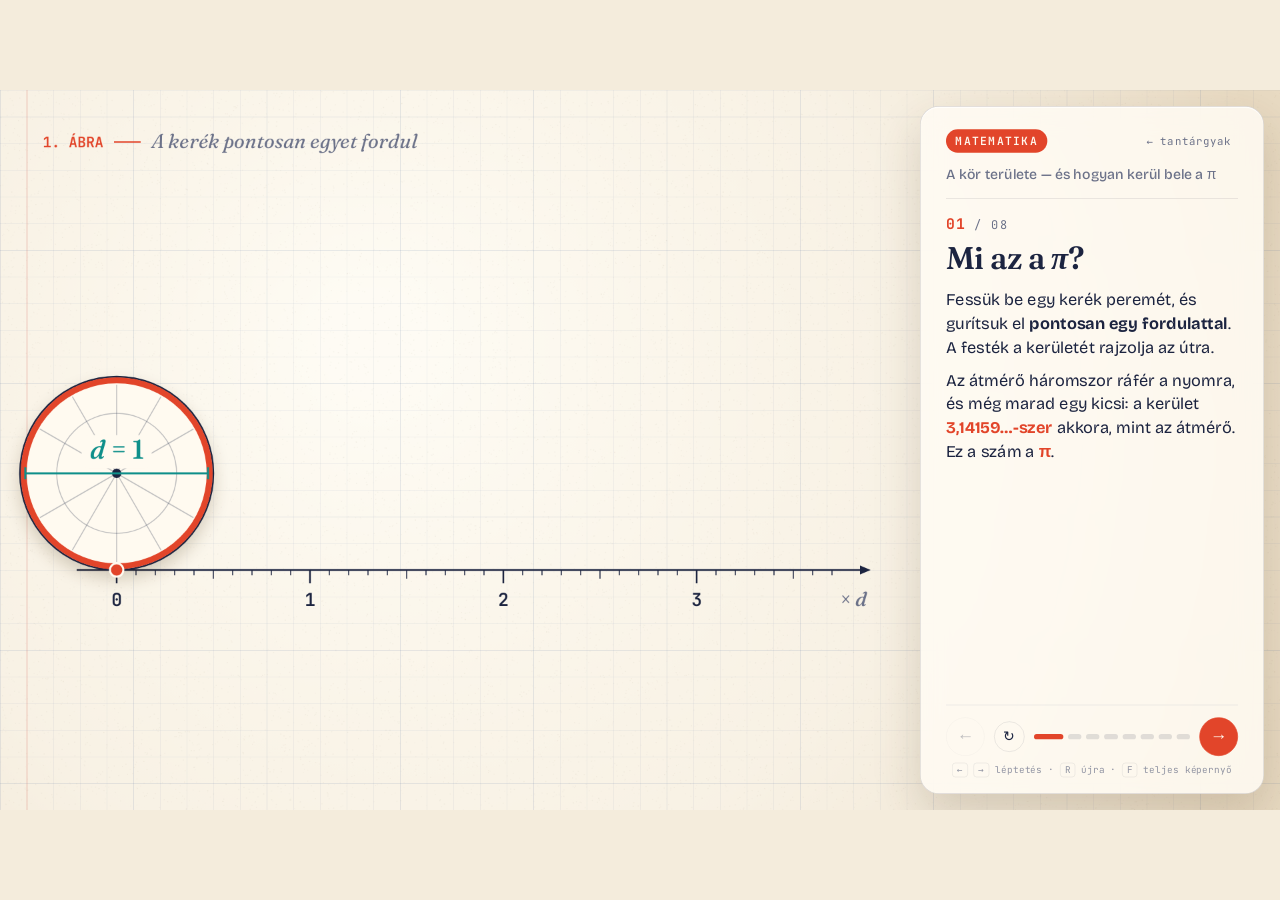
<file: matek-kor-pi.html>
<!doctype html>
<html lang="hu">
<head>
<meta charset="utf-8">
<meta name="viewport" content="width=device-width, initial-scale=1">
<title>A kör területe és a π — Matematika</title>
<!-- og:start -->
<meta name="description" content="Guruló kerék, Arkhimédész sokszögei, pizzaszeletekből téglalap, hagymakarikák: miért éppen πr²?">
<meta property="og:type" content="website">
<meta property="og:locale" content="hu_HU">
<meta property="og:site_name" content="Mozgó magyarázatok">
<meta property="og:title" content="A kör területe és a π – animált matematikalecke">
<meta property="og:description" content="Guruló kerék, Arkhimédész sokszögei, pizzaszeletekből téglalap, hagymakarikák: miért éppen πr²?">
<meta property="og:url" content="https://megzo.github.io/mozgo-magyarazatok/matek-kor-pi.html">
<meta property="og:image" content="https://megzo.github.io/mozgo-magyarazatok/og/matek-kor-pi.jpg">
<meta property="og:image:width" content="1200">
<meta property="og:image:height" content="630">
<meta property="og:image:alt" content="A kör területe és a π – animált matematikalecke">
<meta name="twitter:card" content="summary_large_image">
<meta name="theme-color" content="#0a0b10">
<!-- og:end -->
<link rel="stylesheet" href="shared/lesson.css">
<style>
  :root {
    --bg: #f4ecdc;
    --ink: #1c2440;
    --muted: #6c7289;
    --accent: #e2452a;
    --accent-ink: #fff8ee;
    --accent2: #0e8f8a;
    --panel-bg: rgba(255, 252, 245, .84);
    --panel-border: rgba(28, 36, 64, .16);
    --panel-shadow: 0 30px 70px rgba(70, 50, 20, .18), 0 2px 0 rgba(255, 255, 255, .7) inset;
    --rule: rgba(28, 36, 64, .13);
  }
  .lp-text em { color: var(--ink); }
  .lp-text .fx { font-family: var(--font-display); font-style: italic; font-size: 1.02em; background: rgba(28, 36, 64, .07); }
  .lp-text .big-fx { font-size: 46px; margin: 8px 0 10px; }
</style>
</head>
<body>
<script src="shared/lesson.js"></script>
<script>
(function () {
  'use strict';
  const U = Lesson.U, { clamp, lerp, smooth, inOut, out, outBack } = U;
  const PI = Math.PI, TAU = PI * 2;
  const INK = '#1c2440', VER = '#e2452a', TEAL = '#0e8f8a', MUT = '#6c7289', PAPER = '#f6efe2', CARD = '#fffaf0', LIGHT = '#a9adbc';
  const SERIF = 'Fraunces, Georgia, "Times New Roman", serif';
  const SANS = '"Bricolage Grotesque", "Segoe UI", sans-serif';
  const MONO = '"JetBrains Mono", Consolas, monospace';
  const PI_DIGITS = '3,[base64]';

  let c, GA = 1, LL;
  const al = (x = 1) => { c.globalAlpha = GA * clamp(x); };
  const fmt = (v, d = 2) => v.toFixed(d).replace('.', ',');
  const fmtInt = (n) => String(n).replace(/\B(?=(\d{3})+(?!\d))/g, ' ');
  const prog = (t, a, b) => clamp((t - a) / (b - a));

  /* ── állapot ── */
  const T = new Array(8).fill(0);          // lépésenkénti idő (csak az aktív lépésé halad)
  const S = {
    r2: 3, aIdx: 0, aAuto: true, zoom: 3, rot: 0,
    u: 0, v: 0, pIdx: 4, pAuto: true, pT: 0, ann: 0, cap3: 0,
    rings: 16, r8: 5,
  };
  const AL = [6, 8, 10, 12, 16, 20, 24, 32, 48, 64, 96, 192, 384, 768];
  const NL = [4, 6, 8, 10, 12, 16, 20, 24, 32, 40, 50, 64, 80, 100, 140, 200];
  const H = {};                             // csúszka-fogantyúk

  /* ── rajz-segédek ── */
  function rr(x, y, w, h, r) { c.beginPath(); c.moveTo(x + r, y); c.arcTo(x + w, y, x + w, y + h, r); c.arcTo(x + w, y + h, x, y + h, r); c.arcTo(x, y + h, x, y, r); c.arcTo(x, y, x + w, y, r); c.closePath(); }
  function line(x1, y1, x2, y2, col, w = 2, dash) { c.beginPath(); c.moveTo(x1, y1); c.lineTo(x2, y2); c.strokeStyle = col; c.lineWidth = w; c.setLineDash(dash || []); c.stroke(); c.setLineDash([]); }
  function dot(x, y, r, col, ring) { c.beginPath(); c.arc(x, y, r, 0, TAU); c.fillStyle = col; c.fill(); if (ring) { c.strokeStyle = ring; c.lineWidth = 3; c.stroke(); } }
  function shadow(on, blur = 22, oy = 10, a = .2) { if (on) { c.shadowColor = `rgba(70,45,10,${a})`; c.shadowBlur = blur * LL.k; c.shadowOffsetY = oy * LL.k; } else { c.shadowColor = 'transparent'; c.shadowBlur = 0; c.shadowOffsetY = 0; } }
  function arrow(x, y, ang, s, col) { c.save(); c.translate(x, y); c.rotate(ang); c.beginPath(); c.moveTo(0, 0); c.lineTo(-s, -s * .42); c.lineTo(-s, s * .42); c.closePath(); c.fillStyle = col; c.fill(); c.restore(); }
  function brace(x1, x2, y, h, col, w = 2.5) {
    const xm = (x1 + x2) / 2, q = Math.min(h / 2, (x2 - x1) / 4);
    c.beginPath(); c.moveTo(x1, y); c.quadraticCurveTo(x1, y + h / 2, x1 + q, y + h / 2); c.lineTo(xm - q, y + h / 2); c.quadraticCurveTo(xm, y + h / 2, xm, y + h);
    c.quadraticCurveTo(xm, y + h / 2, xm + q, y + h / 2); c.lineTo(x2 - q, y + h / 2); c.quadraticCurveTo(x2, y + h / 2, x2, y);
    c.strokeStyle = col; c.lineWidth = w; c.lineCap = 'round'; c.stroke(); c.lineCap = 'butt';
  }
  function dim(x1, y1, x2, y2, col, w = 2.5) { // méretvonal végjelekkel
    line(x1, y1, x2, y2, col, w); const a = Math.atan2(y2 - y1, x2 - x1), nx = -Math.sin(a) * 9, ny = Math.cos(a) * 9;
    line(x1 - nx, y1 - ny, x1 + nx, y1 + ny, col, w); line(x2 - nx, y2 - ny, x2 + nx, y2 + ny, col, w);
  }

  /* ── képlet-szedés a vásznon ──
     _x_ dőlt (változó) · ^2^ felső index · `3,14` mono · ~szöveg~ groteszk · {v|…} szín */
  const COL = { v: VER, t: TEAL, m: MUT, i: INK, w: CARD, l: LIGHT };
  function parse(s) {
    const segs = []; let it = false, sup = false, mono = false, sans = false, col = null, buf = '';
    const flush = () => { if (buf) { segs.push({ t: buf, it, sup, mono, sans, col }); buf = ''; } };
    for (let i = 0; i < s.length; i++) {
      const ch = s[i];
      if (ch === '_') { flush(); it = !it; } else if (ch === '^') { flush(); sup = !sup; } else if (ch === '`') { flush(); mono = !mono; } else if (ch === '~') { flush(); sans = !sans; }
      else if (ch === '{' && s[i + 2] === '|') { flush(); col = COL[s[i + 1]]; i += 2; } else if (ch === '}') { flush(); col = null; } else buf += ch;
    }
    flush(); return segs;
  }
  function segFont(g, size, wt) {
    const sz = g.sup ? size * .6 : size;
    if (g.mono) return `600 ${sz * .84}px ${MONO}`;
    if (g.sans) return `${wt || 450} ${sz * .8}px ${SANS}`;
    return `${g.it ? 'italic ' : ''}${wt || 500} ${sz}px ${SERIF}`;
  }
  function rich(s, x, y, size, o = {}) {
    const segs = parse(s); let w = 0;
    for (const g of segs) { c.font = segFont(g, size, o.weight); g.w = c.measureText(g.t).width; w += g.w; }
    if (o.measure) return w;
    let px = o.align === 'center' ? x - w / 2 : o.align === 'right' ? x - w : x;
    if (o.pill) { c.fillStyle = o.pill; rr(px - 12, y - size * .88, w + 24, size * 1.24, 10); c.fill(); }
    c.textAlign = 'left'; c.textBaseline = 'alphabetic';
    for (const g of segs) { c.font = segFont(g, size, o.weight); c.fillStyle = g.col || o.color || INK; c.fillText(g.t, px, y - (g.sup ? size * .36 : 0)); px += g.w; }
    return w;
  }
  function caption(n, text) {
    al(1); c.font = `600 22px ${MONO}`; c.textAlign = 'left'; c.textBaseline = 'alphabetic'; c.fillStyle = VER;
    const lab = `${n}. ÁBRA`; c.fillText(lab, 64, 86); const w = c.measureText(lab).width;
    line(64 + w + 16, 78, 64 + w + 56, 78, VER, 2);
    rich(`_${text}_`, 64 + w + 72, 87, 30, { color: MUT, weight: 400 });
  }

  /* ── papír-háttér (egyszer kirajzolva) ── */
  let bgC = null, bgK = 0;
  function bg(L) {
    if (!bgC || bgK !== L.k) {
      bgK = L.k; bgC = document.createElement('canvas'); bgC.width = L.canvas.width; bgC.height = L.canvas.height;
      const b = bgC.getContext('2d'); b.scale(L.k, L.k);
      b.fillStyle = PAPER; b.fillRect(0, 0, 1920, 1080);
      let g = b.createRadialGradient(560, 380, 80, 680, 540, 1300); g.addColorStop(0, 'rgba(255,253,246,.9)'); g.addColorStop(.55, 'rgba(255,250,238,.25)'); g.addColorStop(1, 'rgba(214,190,150,.42)');
      b.fillStyle = g; b.fillRect(0, 0, 1920, 1080);
      for (let x = 0; x <= 1920; x += 40) { b.strokeStyle = `rgba(60,95,150,${x % 200 === 0 ? .15 : .065})`; b.lineWidth = 1; b.beginPath(); b.moveTo(x + .5, 0); b.lineTo(x + .5, 1080); b.stroke(); }
      for (let y = 0; y <= 1080; y += 40) { b.strokeStyle = `rgba(60,95,150,${y % 200 === 40 ? .15 : .065})`; b.lineWidth = 1; b.beginPath(); b.moveTo(0, y + .5); b.lineTo(1920, y + .5); b.stroke(); }
      const r = U.rng(7); for (let i = 0; i < 16000; i++) { b.fillStyle = `rgba(80,55,20,${.02 + r() * .035})`; b.fillRect(r() * 1920, r() * 1080, 1.4, 1.4); }
      // margóvonal, mint egy füzetben
      b.strokeStyle = 'rgba(226,69,42,.22)'; b.lineWidth = 1.5; b.beginPath(); b.moveTo(40.5, 0); b.lineTo(40.5, 1080); b.stroke();
    }
    c.save(); c.setTransform(1, 0, 0, 1, 0, 0); c.globalAlpha = 1; c.drawImage(bgC, 0, 0); c.restore();
  }

  /* ═══════════ 1. A guruló kerék ═══════════ */
  function sWheel(t) {
    caption(1, 'A kerék pontosan egyet fordul');
    const x0 = 175, D = 290, R = D / 2, gy = 720;
    const p = smooth(prog(t, 1.8, 8.3)), phi = TAU * p, cx = x0 + phi * R, cy = gy - R;
    const intro = out(prog(t, 0, .9));
    // számegyenes
    al(intro);
    line(x0 - 60, gy, 1296, gy, INK, 2.5); arrow(1306, gy, 0, 16, INK);
    for (let i = 0; i <= 37; i++) { const x = x0 + i * D / 10, mj = i % 10 === 0; line(x, gy, x, gy + (mj ? 20 : (i % 5 === 0 ? 13 : 8)), INK, mj ? 2.5 : 1.5); }
    c.font = `600 27px ${MONO}`; c.fillStyle = INK; c.textAlign = 'center';
    for (let i = 0; i <= 3; i++) c.fillText(String(i), x0 + i * D, gy + 54);
    rich('× _d_', 1300, gy + 54, 30, { align: 'right', color: MUT });
    // a festéknyom
    if (phi > 0) { c.lineCap = 'round'; line(x0, gy, cx, gy, VER, 9); c.lineCap = 'butt'; }
    // kerék
    const pop = outBack(prog(t, .2, 1.1));
    c.save(); c.translate(cx, gy); c.scale(pop, pop); c.translate(-cx, -gy); al(intro);
    shadow(true, 26, 12, .22); c.beginPath(); c.arc(cx, cy, R, 0, TAU); c.fillStyle = CARD; c.fill(); shadow(false);
    c.beginPath(); c.arc(cx, cy, R, 0, TAU); c.strokeStyle = INK; c.lineWidth = 2.5; c.stroke();
    al(intro * .28);
    for (let k = 0; k < 6; k++) { const a = PI / 2 + phi + k * PI / 6; line(cx - Math.cos(a) * (R - 12), cy - Math.sin(a) * (R - 12), cx + Math.cos(a) * (R - 12), cy + Math.sin(a) * (R - 12), INK, 1.5); }
    c.beginPath(); c.arc(cx, cy, R * .62, 0, TAU); c.strokeStyle = INK; c.lineWidth = 1.5; c.stroke();
    al(intro);
    if (p < 1) { c.beginPath(); c.arc(cx, cy, R - 5.5, PI / 2 + phi, PI / 2 + TAU); c.strokeStyle = VER; c.lineWidth = 9; c.stroke(); }
    dot(cx, cy, 7, INK);
    // átmérő-jelölés (indulás előtt és megérkezés után)
    const dA = Math.max(1 - prog(t, 1.3, 1.9), prog(t, 8.5, 9.1));
    if (dA > 0) {
      al(intro * dA); dim(cx - R + 8, cy, cx + R - 8, cy, TEAL, 3);
      rich('{t|_d_ = 1}', cx, cy - 22, 40, { align: 'center', pill: CARD });
    }
    // jelölő pont a peremen
    al(intro); const ma = PI / 2 + phi; dot(cx + Math.cos(ma) * R, cy + Math.sin(ma) * R, 10, VER, CARD);
    c.restore();
    // felirat fent
    const a1 = prog(t, 1.4, 1.9) * (1 - prog(t, 8.5, 8.9)), a2 = prog(t, 9.0, 9.7);
    if (a1 > 0) { al(a1); rich(`~megtett út:~  \`${fmt(phi * R / D, 2)}\` × _d_`, 680, 230, 50, { align: 'center' }); }
    if (a2 > 0) { al(a2); rich('_K_ = {v|`3,14159…`} × _d_', 680, 222 + (1 - out(a2)) * 16, 68, { align: 'center' }); }
    const a3 = prog(t, 11.4, 12.2);
    if (a3 > 0) { al(a3); rich('~ezt a számot hívjuk így:~  {v|_π_}   ~(pí)~', 680, 296 + (1 - out(a3)) * 12, 40, { align: 'center', color: MUT }); }
    // átmérő-rudak a nyom alatt
    const by = gy + 82, bh = 44;
    for (let i = 0; i < 3; i++) {
      const a = prog(t, 9.6 + i * .35, 10.1 + i * .35); if (a <= 0) continue;
      const e = outBack(a); al(a); const x = x0 + i * D + 3, y = by - (1 - e) * 40;
      shadow(true, 10, 4, .16); c.fillStyle = '#cfe7e3'; rr(x, y, D - 6, bh, 8); c.fill(); shadow(false);
      c.strokeStyle = TEAL; c.lineWidth = 2; rr(x, y, D - 6, bh, 8); c.stroke();
      rich('{t|_d_}', x + (D - 6) / 2, y + 32, 32, { align: 'center' });
    }
    const aR = prog(t, 10.7, 11.2);
    if (aR > 0) {
      al(aR); const x = x0 + 3 * D + 3, w = (PI - 3) * D - 3;
      c.fillStyle = '#f6b9a8'; rr(x, by, w, bh, 6); c.fill(); c.strokeStyle = VER; c.lineWidth = 2; rr(x, by, w, bh, 6); c.stroke();
      line(x + w / 2, by + bh + 4, x + w / 2, by + bh + 34, VER, 2);
      rich('{v|`0,14159…` × _d_}', x + w / 2 + 40, by + bh + 70, 32, { align: 'right' });
      // π a számegyenesen
      const px = x0 + PI * D, pulse = 1 + Math.sin(t * 3) * .05;
      line(px, gy + 2, px, gy + 26, VER, 3);
      c.save(); c.translate(px + 26, gy + 58); c.scale(pulse, pulse); rich('{v|_π_}', 0, 0, 50, { align: 'center' }); c.restore();
    }
  }

  /* ═══════════ 2. K / d mindig π ═══════════ */
  function sRatio(t) {
    caption(2, 'Kerület ÷ átmérő');
    const PX = 34, r = S.r2, rp = r * PX, gy = 730, cx = 200, cy = gy - rp, K = TAU * rp;
    const intro = out(prog(t, 0, .8)), f = smooth(prog(t, .7, 3.4));
    al(intro); line(50, gy, 1320, gy, INK, 2);
    // kör
    shadow(true, 24, 10, .2); c.beginPath(); c.arc(cx, cy, rp, 0, TAU); c.fillStyle = CARD; c.fill(); shadow(false);
    c.beginPath(); c.arc(cx, cy, rp, 0, TAU); c.strokeStyle = INK; c.lineWidth = 2.5; c.stroke();
    line(cx - rp, cy, cx + rp, cy, TEAL, 3, [9, 7]); dot(cx, cy, 5, INK);
    rich(`{t|_d_ = \`${fmt(2 * r, 1)}\` ~cm~}`, cx, cy - rp - 24, 34, { align: 'center' });
    // lemért ív és kiterített hossz
    if (f > 0) {
      c.beginPath(); c.arc(cx, cy, rp, PI / 2, PI / 2 + f * TAU); c.strokeStyle = VER; c.lineWidth = 7; c.lineCap = 'round'; c.stroke();
      line(cx, gy, cx + f * K, gy, VER, 7); c.lineCap = 'butt';
    }
    line(cx, gy - 12, cx, gy + 12, INK, 2.5);
    if (f >= 1) line(cx + K, gy - 12, cx + K, gy + 12, INK, 2.5);
    const q = t < 3.6 ? f : ((t - 3.6) * .11) % 1;
    dot(cx + Math.cos(PI / 2 + q * TAU) * rp, cy + Math.sin(PI / 2 + q * TAU) * rp, 9, VER, CARD);
    dot(cx + q * K, gy, 9, VER, CARD);
    if (f > .02) { al(intro * prog(f, .05, .3)); rich(`{v|_K_ = \`${fmt(f * TAU * r, 2)}\` ~cm~}`, Math.max(cx + rp + 30, cx + K - 250), gy - 26, 34); }
    // átmérő-rudak
    const by = gy + 30, bh = 42, d = 2 * rp;
    for (let i = 0; i < 3; i++) {
      const a = clamp((f * PI - (i + 1)) * 5 + 1); if (a <= 0) continue;
      al(intro * a); const x = cx + i * d + 2;
      c.fillStyle = '#cfe7e3'; rr(x, by, d - 4, bh, 7); c.fill(); c.strokeStyle = TEAL; c.lineWidth = 2; rr(x, by, d - 4, bh, 7); c.stroke();
      rich('{t|_d_}', x + (d - 4) / 2, by + 31, 30, { align: 'center' });
    }
    if (f >= 1) {
      const a = prog(t, 3.4, 3.8); al(intro * a); const x = cx + 3 * d + 2, w = (PI - 3) * d - 2;
      c.fillStyle = '#f6b9a8'; rr(x, by, w, bh, Math.min(6, w / 3)); c.fill(); c.strokeStyle = VER; c.lineWidth = 2; rr(x, by, w, bh, Math.min(6, w / 3)); c.stroke();
      rich('~3 átmérő és még egy kicsi — mindig~', cx, by + bh + 46, 32, { color: MUT });
    }
    // számok
    const X = 870;
    const row = (y, lab, val, a) => { al(intro * a); rich(lab, X - 16, y, 44, { align: 'right' }); rich(val, X, y, 44); };
    row(190, '_r_', `= \`${fmt(r, 1)}\` ~cm~`, prog(t, .3, .8));
    row(254, '{t|_d_} = 2_r_', `= {t|\`${fmt(2 * r, 1)}\` ~cm~}`, prog(t, .5, 1));
    row(318, '{v|_K_}', `= {v|\`${fmt(f * TAU * r, 2)}\` ~cm~}`, prog(t, .7, 1.2));
    al(intro * prog(t, .9, 1.4)); line(640, 356, 1290, 356, INK, 1.5);
    const aB = prog(t, 3.5, 4.2);
    if (aB > 0) {
      al(aB); const s = 1 + (1 - outBack(aB)) * .12;
      c.save(); c.translate(965, 458); c.scale(s, s); rich('{v|_K_} / {t|_d_} = {v|`3,14159…`}', 0, 0, 72, { align: 'center' }); c.restore();
    }
    const aC = prog(t, 4.6, 5.3);
    if (aC > 0) { al(aC); rich('~bármekkora a kör, a hányados mindig~ {v|_π_}', 965, 528, 38, { align: 'center', color: MUT }); }
    const aD = prog(t, 5.6, 6.4);
    if (aD > 0) { al(aD); rich('{v|_K_} = _π_ · {t|_d_} = 2_π_ _r_', 965, 624 - (1 - out(aD)) * -14, 56, { align: 'center' }); }
  }

  /* ═══════════ 3. Arkhimédész ═══════════ */
  function archFig(n, cx, cy, R, s, rot) {
    const th = TAU / n, Rc = R / Math.cos(PI / n), g = c.globalAlpha;
    c.lineJoin = 'round';
    c.beginPath(); for (let k = 0; k < n; k++) { const a = rot - PI / 2 + (k + .5) * th; c.lineTo(cx + Math.cos(a) * Rc, cy + Math.sin(a) * Rc); } c.closePath();
    c.fillStyle = '#fbd9cd'; c.fill(); c.strokeStyle = VER; c.lineWidth = 3 * s; c.stroke();
    c.beginPath(); c.arc(cx, cy, R, 0, TAU); c.fillStyle = CARD; c.fill();
    c.beginPath(); for (let k = 0; k < n; k++) { const a = rot - PI / 2 + k * th; c.lineTo(cx + Math.cos(a) * R, cy + Math.sin(a) * R); } c.closePath();
    c.fillStyle = '#d3ebe7'; c.fill(); c.strokeStyle = TEAL; c.lineWidth = 3 * s; c.stroke();
    c.beginPath(); c.arc(cx, cy, R, 0, TAU); c.strokeStyle = INK; c.lineWidth = 3 * s; c.stroke();
    c.globalAlpha = g; c.lineJoin = 'miter';
  }
  function sArch(t, live) {
    caption(3, 'Sokszögek közé szorított kör');
    const cx = 390, cy = 565, R = 285;
    if (live && S.aAuto) {
      const st = clamp(Math.floor((t - 3.2) / 1.9), 0, 4), idx = [0, 3, 6, 8, 10][st];
      if (idx !== S.aIdx) { S.aIdx = idx; H.arch && H.arch.set(idx); }
    }
    const n = AL[S.aIdx], lo = n * Math.sin(PI / n), hi = n * Math.tan(PI / n);
    const gap = R * (1 / Math.cos(PI / n) - Math.cos(PI / n)), zT = clamp(46 / gap, 3, 600);
    S.zoom = Math.exp(lerp(Math.log(S.zoom), Math.log(zT), 1 - Math.exp(-LL.dt * 5)));
    if (live) S.rot += LL.dt * .16 / S.zoom;
    const intro = out(prog(t, 0, .9));
    // fő ábra
    al(intro); c.save(); shadow(true, 26, 12, .18);
    c.beginPath(); c.arc(cx, cy, R, 0, TAU); c.fillStyle = CARD; c.fill(); shadow(false); c.restore();
    const aP = prog(t, .8, 1.8);
    if (aP < 1) { c.beginPath(); c.arc(cx, cy, R, 0, TAU); c.strokeStyle = INK; c.lineWidth = 3; c.stroke(); }
    if (aP > 0) { al(intro * aP); archFig(n, cx, cy, R, 1, S.rot); }
    al(intro); dot(cx, cy, 5, INK);
    // jelmagyarázat az ábra alatt
    al(intro * prog(t, 1.4, 2));
    line(150, 965, 190, 965, TEAL, 4); rich('{t|~beírt sokszög~}', 202, 975, 34);
    line(430, 965, 470, 965, VER, 4); rich('{v|~körülírt sokszög~}', 482, 975, 34);
    // jobb oldali számok
    const X0 = 780, X1 = 1318;
    al(intro * prog(t, .6, 1.2)); rich(`_n_ = \`${n}\``, X0, 216, 92); rich('~oldalú szabályos sokszög~', X0, 262, 32, { color: MUT });
    al(intro * prog(t, 1.6, 2.2));
    rich('~kerület ÷ átmérő~', X1, 322, 30, { align: 'right', color: MUT });
    rich('{t|~beírt:~}', X0, 372, 40); rich(`{t|\`${fmt(lo, 5)}\`}`, X1, 372, 44, { align: 'right' });
    rich('{v|~körülírt:~}', X0, 426, 40); rich(`{v|\`${fmt(hi, 5)}\`}`, X1, 426, 44, { align: 'right' });
    line(X0, 452, X1, 452, INK, 1.5);
    // harapófogó: megegyező számjegyek kiemelve
    const sl = fmt(lo, 5), sh = fmt(hi, 5); let p = 0; while (p < sl.length && sl[p] === sh[p]) p++;
    al(intro * prog(t, 2.2, 2.9));
    rich(`\`{i|${sl.slice(0, p)}}{l|${sl.slice(p)}}\`  <  {v|_π_}  <  \`{i|${sh.slice(0, p)}}{l|${sh.slice(p)}}\``, (X0 + X1) / 2, 524, 50, { align: 'center' });
    // számegyenes
    const ax = (v) => X0 + 10 + (clamp(v, 2.95, 3.5) - 2.95) / .55 * (X1 - X0 - 20), ay = 690;
    line(X0, ay, X1, ay, INK, 2);
    c.font = `500 22px ${MONO}`; c.textAlign = 'center'; c.fillStyle = MUT;
    for (let v = 30; v <= 35; v++) { const x = ax(v / 10); line(x, ay, x, ay + 10, INK, 2); c.fillText(fmt(v / 10, 1), x, ay + 38); }
    const xl = ax(lo), xh = ax(hi);
    const g = c.createLinearGradient(xl, 0, xh, 0); g.addColorStop(0, 'rgba(14,143,138,.4)'); g.addColorStop(1, 'rgba(226,69,42,.4)');
    c.fillStyle = g; c.fillRect(xl, ay - 30, Math.max(2, xh - xl), 30);
    c.lineCap = 'round'; c.lineJoin = 'round';
    c.beginPath(); c.moveTo(xl + 9, ay - 38); c.lineTo(xl, ay - 38); c.lineTo(xl, ay + 2); c.lineTo(xl + 9, ay + 2); c.strokeStyle = TEAL; c.lineWidth = 4; c.stroke();
    c.beginPath(); c.moveTo(xh - 9, ay - 38); c.lineTo(xh, ay - 38); c.lineTo(xh, ay + 2); c.lineTo(xh - 9, ay + 2); c.strokeStyle = VER; c.lineWidth = 4; c.stroke();
    c.lineCap = 'butt'; c.lineJoin = 'miter';
    const xp = ax(PI); line(xp, ay - 46, xp, ay, INK, 2, [4, 4]); rich('_π_', xp, ay - 54, 36, { align: 'center' });
    if (n === 96) { al(intro); rich('~Arkhimédész, Kr. e. 250 körül:~  `3 10/71 < π < 3 1/7`', (X0 + X1) / 2, 574, 28, { align: 'center', color: MUT }); }
    // nagyító
    const aL = prog(t, 2.4, 3.2);
    if (aL > 0) {
      al(aL); const lx = 1170, ly = 890, lr = 128, fa = .52, fx = cx + Math.cos(fa) * R, fy = cy + Math.sin(fa) * R, Z = S.zoom;
      const da = Math.atan2(ly - fy, lx - fx);
      line(fx + Math.cos(da) * 16, fy + Math.sin(da) * 16, lx - Math.cos(da) * lr, ly - Math.sin(da) * lr, INK, 1.5, [6, 6]);
      c.beginPath(); c.arc(fx, fy, 15, 0, TAU); c.strokeStyle = INK; c.lineWidth = 2.5; c.stroke();
      c.save(); shadow(true, 26, 12, .22); c.beginPath(); c.arc(lx, ly, lr, 0, TAU); c.fillStyle = PAPER; c.fill(); shadow(false);
      c.clip(); c.translate(lx, ly); c.scale(Z, Z); c.translate(-fx, -fy);
      // nagy nagyításnál a kör középpontját közel hozzuk, hogy a számítás pontos maradjon
      archFig(n, cx, cy, R, 1.25 / Z, S.rot); c.restore();
      c.beginPath(); c.arc(lx, ly, lr, 0, TAU); c.strokeStyle = INK; c.lineWidth = 4; c.stroke();
      c.beginPath(); c.arc(lx, ly, lr - 7, 0, TAU); c.strokeStyle = 'rgba(28,36,64,.18)'; c.lineWidth = 1.5; c.stroke();
      rich('~nagyító~', lx - lr - 28, ly - 8, 32, { align: 'right', color: MUT });
      rich(`\`${Z < 10 ? fmt(Z, 1) : Math.round(Z)}×\``, lx - lr - 28, ly + 38, 44, { align: 'right' });
    }
  }

  /* ═══════════ 4–5. Pizza-szeletek → téglalap ═══════════ */
  function pizzaPoses(n, u, v) {
    const m = n / 2, th = TAU / n, h = Math.cos(th / 2), cc = Math.sin(th / 2), poses = [];
    for (let half = 0; half < 2; half++) {
      const am = half ? 1.5 * PI : .5 * PI, A = []; let x = 0, y = 0, pa = 0;
      for (let j = 0; j < m; j++) {
        const a = am + (j - (m - 1) / 2) * th * (1 - u);
        if (j > 0) { x += Math.cos(pa + th / 2) - Math.cos(a - th / 2); y += Math.sin(pa + th / 2) - Math.sin(a - th / 2); }
        A.push({ x, y, a, half, j }); pa = a;
      }
      let qx, qy;
      if (m % 2 === 0) { const s = A[m / 2 - 1]; qx = s.x + Math.cos(s.a + th / 2); qy = s.y + Math.sin(s.a + th / 2); }
      else { const s = A[(m - 1) / 2]; qx = s.x + Math.cos(s.a); qy = s.y + Math.sin(s.a); }
      const sgn = half ? -1 : 1, e = m % 2 === 0 ? 1 - h : 0;
      const dx = v * (half ? cc / 2 : -cc / 2), dy = v * ((half ? h / 2 : -h / 2) - sgn * e);
      for (const s of A) { s.x += -qx + dx; s.y += sgn - qy + dy; poses.push(s); }
    }
    return { poses, th, h, cc, m };
  }
  function sPizza(L) {
    const step = L.step, cx = 680, cy = 490, r = 250;
    let n, k = 1, intro = 1, t3 = T[3];
    if (step === 3) {
      S.u = inOut(prog(t3, 3.4, 6.8)); S.v = inOut(prog(t3, 7.3, 9.3)); S.pIdx = 4;
    } else if (step === 4) {
      if (S.u < 1) S.u = Math.min(1, S.u + L.dt * .9); else if (S.v < 1) S.v = Math.min(1, S.v + L.dt * 1.1);
      else if (S.pAuto) { S.pT += L.dt; const idx = clamp(4 + Math.floor((S.pT - 1.4) / .5), 4, NL.length - 1); if (idx !== S.pIdx && S.pT > 1.4) { S.pIdx = idx; H.pizza && H.pizza.set(idx); } }
    }
    if (L.sp < 3.5) { k = prog(t3, 1.3, 2.7); intro = out(prog(t3, 0, .9)); }
    n = NL[S.pIdx];
    S.ann += ((step === 4 && S.v >= 1 ? 1 : 0) - S.ann) * (1 - Math.exp(-L.dt * 4));
    S.cap3 += ((step === 3 && t3 > 9.6 ? 1 : 0) - S.cap3) * (1 - Math.exp(-L.dt * 4));
    caption(L.sp < 3.5 ? 4 : 5, L.sp < 3.5 ? 'A kör, cikkekre vágva és kihajtva' : 'A szeletekből téglalap lesz');

    const { poses, th, h, cc, m } = pizzaPoses(n, S.u, S.v);
    const pop = step === 3 ? outBack(prog(t3, .1, 1)) : 1;
    c.save(); c.translate(cx, cy); c.scale(pop, pop); c.translate(-cx, -cy);
    const path = (s) => { const ax = cx + s.x * r, ay = cy + s.y * r; c.moveTo(ax, ay); c.arc(ax, ay, r, s.a - th / 2, s.a + th / 2); c.closePath(); };
    // közös árnyék
    al(intro); shadow(true, 24, 12, .22); c.beginPath(); for (const s of poses) path(s); c.fillStyle = CARD; c.fill(); shadow(false);
    const lw = Math.min(1.8, 44 / n) * k;
    const cols = [['#f3b9a6', '#f8d2c5'], ['#a9d6d1', '#c9e5e1']];
    for (const s of poses) {
      c.beginPath(); path(s); c.fillStyle = U.mix(CARD, cols[s.half][s.j % 2], k); c.fill();
      if (lw > .02) { c.strokeStyle = INK; c.lineWidth = lw; c.lineJoin = 'round'; c.stroke(); }
    }
    // a kerület két fele színesben
    c.lineCap = 'round';
    for (const s of poses) { const ax = cx + s.x * r, ay = cy + s.y * r; c.beginPath(); c.arc(ax, ay, r, s.a - th / 2, s.a + th / 2); c.strokeStyle = U.mix(INK, s.half ? TEAL : VER, k); c.lineWidth = lerp(2.5, 5, k); c.stroke(); }
    c.lineCap = 'butt'; c.lineJoin = 'miter';
    c.restore();
    // sugár-jelölés a még egész körön
    const aR = intro * (1 - prog(t3, 2.9, 3.4)) * prog(t3, .7, 1.2);
    if (L.sp < 3.5 && aR > 0) { al(aR); line(cx, cy, cx + r, cy, INK, 3); dot(cx, cy, 6, INK); rich('_r_', cx + r / 2, cy - 16, 44, { align: 'center', pill: CARD }); }
    // 4. lépés: záró felirat
    if (S.cap3 > .01) {
      al(S.cap3); rich('~Ugyanaz a terület — csak átrendeztük a szeleteket.~', cx, 830, 42, { align: 'center' });
      rich('{v|~alul: a kerület egyik fele~}      {t|~felül: a másik fele~}', cx, 888, 34, { align: 'center' });
    }
    // 5. lépés: méretek, képlet
    if (S.ann > .01) {
      const a = S.ann, xl = cx - (m + .5) * cc * r, xr = cx + (m - .5) * cc * r, yb = cy + r * h / 2 + r * (1 - h), yt = cy - r * h / 2 - r * (1 - h);
      al(a); rich(`_n_ = \`${n}\` ~szelet~`, cx, 190, 62, { align: 'center' });
      // magasság
      const hx = xl - 44; dim(hx, cy - r / 2, hx, cy + r / 2, INK, 2.5); rich('_r_', hx - 20, cy + 14, 48, { align: 'right' });
      // felső fél kerület
      rich('{t|~a kerület másik fele: ~_π_ _r_}', cx, yt - 24, 34, { align: 'center' });
      // alap
      brace(xl, xr, yb + 18, 30, VER, 3);
      rich('{v|_π_ _r_}  ~— a kerület fele~', cx, yb + 100, 50, { align: 'center' });
      rich(`~az alap most:~  \`${fmt(n * Math.sin(PI / n), 4)}\` · _r_   →   {v|\`3,1416…\` · _r_}`, cx, yb + 150, 34, { align: 'center', color: MUT });
      const aF = a * clamp((S.pIdx - 9) / 3);
      if (aF > 0) {
        al(aF); const y = 968;
        c.save(); c.translate(cx, y); const s = 1 + (1 - outBack(clamp(aF))) * .1; c.scale(s, s);
        rich('{t|_T_} = {v|_π_ _r_} · _r_ = _π_ _r_^2^', 0, 0, 72, { align: 'center' }); c.restore();
      }
    }
  }

  /* ═══════════ 6. Hagymakarikák → háromszög ═══════════ */
  function sOnion(t) {
    caption(6, 'Gyűrűk kiegyenesítve');
    const cx = 680, cy = 340, R = 190, N = S.rings, w = R / N;
    const intro = out(prog(t, 0, .9)), pop = outBack(prog(t, .1, 1));
    // a kör helye halványan
    const aG = prog(t, 3, 4.5);
    if (aG > 0) { al(aG * .5); c.beginPath(); c.arc(cx, cy, R, 0, TAU); c.strokeStyle = INK; c.lineWidth = 1.5; c.setLineDash([7, 7]); c.stroke(); c.setLineDash([]); }
    c.save(); c.translate(cx, cy); c.scale(pop, pop); c.translate(-cx, -cy);
    al(intro * (1 - prog(t, 2.6, 3.4)) * .9); shadow(true, 24, 12, .22); c.beginPath(); c.arc(cx, cy, R, 0, TAU); c.fillStyle = CARD; c.fill(); shadow(false);
    const stg = 1.9 / N;
    for (let i = N - 1; i >= 0; i--) {
      const rho = (i + .5) * w, s = inOut(clamp((t - 2.7 - (N - 1 - i) * stg) / 2.5)), kk = 1 - s;
      al(intro); c.strokeStyle = U.mix(TEAL, VER, N > 1 ? i / (N - 1) : 1); c.globalAlpha *= (i % 2 ? .9 : .68);
      c.lineWidth = Math.max(1, w - Math.min(1.6, w * .12)); c.beginPath();
      if (kk < .0015) { c.moveTo(cx - PI * rho, cy + rho); c.lineTo(cx + PI * rho, cy + rho); }
      else { const rp = rho / kk; c.arc(cx, cy + rho - rp, rp, PI / 2 - PI * kk, PI / 2 + PI * kk); }
      c.stroke();
    }
    c.restore();
    // vágásvonal
    const aC = prog(t, 1.3, 2.1) * (1 - prog(t, 2.7, 3.1));
    if (aC > 0) { al(aC); line(cx, cy, cx, cy - R * prog(t, 1.3, 2.1), INK, 3, [8, 6]); rich('~itt vágjuk fel~', cx + 18, cy - R - 14, 30, { color: MUT }); }
    // sugár a körön
    const aR0 = prog(t, .7, 1.2) * (1 - prog(t, 2.4, 2.8));
    if (aR0 > 0) { al(aR0); line(cx, cy, cx + R, cy, INK, 3); rich('_r_', cx + R / 2, cy - 14, 40, { align: 'center', pill: CARD }); }
    // háromszög, méretek
    const aT = prog(t, 7.2, 7.9);
    if (aT > 0) {
      al(aT); c.beginPath(); c.moveTo(cx, cy); c.lineTo(cx - PI * R, cy + R); c.lineTo(cx + PI * R, cy + R); c.closePath();
      c.strokeStyle = INK; c.lineWidth = 2.5; c.setLineDash([10, 7]); c.lineJoin = 'round'; c.stroke(); c.setLineDash([]);
      line(cx, cy + 4, cx, cy + R, CARD, 3.5, [8, 6]); rich('{t|_r_}', cx + 40, cy + R * .62, 42, { align: 'center', pill: CARD });
      brace(cx - PI * R, cx + PI * R, cy + R + 16, 34, VER, 3);
      rich('{v|2_π_ _r_}  ~— a legkülső gyűrű hossza: a teljes kerület~', cx, cy + R + 104, 46, { align: 'center' });
    }
    const aN = prog(t, 8.2, 8.9);
    if (aN > 0) { al(aN); rich('~háromszög területe = alap · magasság / 2~', cx, 760, 36, { align: 'center', color: MUT }); }
    const aF = prog(t, 9, 9.8);
    if (aF > 0) {
      al(aF); c.save(); c.translate(cx, 880); const s = 1 + (1 - outBack(aF)) * .1; c.scale(s, s);
      rich('{t|_T_} = ½ · {v|2_π_ _r_} · {t|_r_} = _π_ _r_^2^', 0, 0, 76, { align: 'center' }); c.restore();
    }
  }

  /* ═══════════ 7. Monte-Carlo ═══════════ */
  const MC = { cv: null, x: null, n: 0, m: 0, hist: [], queue: 0, recent: [], R: 270 };
  function mcReset() {
    if (!MC.cv) { MC.cv = document.createElement('canvas'); MC.cv.width = MC.cv.height = MC.R * 4; MC.x = MC.cv.getContext('2d'); }
    MC.x.setTransform(1, 0, 0, 1, 0, 0); MC.x.clearRect(0, 0, MC.cv.width, MC.cv.height); MC.n = MC.m = 0; MC.hist = []; MC.queue = 0; MC.recent = [];
  }
  function mcAdd(k) {
    const x = MC.x, R = MC.R; x.setTransform(2, 0, 0, 2, 0, 0);
    for (let i = 0; i < k; i++) {
      const px = Math.random() * 2 - 1, py = Math.random() * 2 - 1, ins = px * px + py * py <= 1;
      MC.n++; if (ins) MC.m++;
      x.globalAlpha = .82; x.fillStyle = ins ? TEAL : VER; x.beginPath(); x.arc(R + px * R, R + py * R, 2.6, 0, TAU); x.fill();
      if (i >= k - 6) MC.recent.push({ x: px, y: py, ins, age: 0 });
    }
    MC.hist.push([MC.n, 4 * MC.m / MC.n]); if (MC.hist.length > 900) MC.hist = MC.hist.filter((_, i) => i % 2 === 0 || i > 800);
  }
  function sMonte(t, live) {
    caption(7, 'A kör és a köré írt négyzet');
    const cx = 390, cy = 570, R = MC.R, intro = out(prog(t, 0, .9));
    if (live) {
      if (t > 4.6 && MC.n < 400 && !MC.queue) mcAdd(2);
      if (MC.queue > 0) { const k = Math.min(MC.queue, Math.ceil(MC.queue / 18) + 8); mcAdd(k); MC.queue -= k; }
    }
    // négyzet
    al(intro); shadow(true, 26, 12, .2); c.fillStyle = CARD; c.fillRect(cx - R, cy - R, 2 * R, 2 * R); shadow(false);
    if (MC.cv && MC.n) c.drawImage(MC.cv, cx - R, cy - R, 2 * R, 2 * R);
    for (const p of MC.recent) { p.age += LL.dt; al(intro * (1 - p.age / .5)); c.beginPath(); c.arc(cx + p.x * R, cy + p.y * R, 4 + p.age * 18, 0, TAU); c.strokeStyle = p.ins ? TEAL : VER; c.lineWidth = 2; c.stroke(); }
    MC.recent = MC.recent.filter((p) => p.age < .5);
    al(intro); c.strokeStyle = INK; c.lineWidth = 3; c.strokeRect(cx - R, cy - R, 2 * R, 2 * R);
    const aC = prog(t, .6, 1.8); c.beginPath(); c.arc(cx, cy, R, -PI / 2, -PI / 2 + TAU * smooth(aC)); c.strokeStyle = INK; c.lineWidth = 3.5; c.stroke();
    const aQ = prog(t, 1.6, 2.4);
    if (aQ > 0) {
      al(aQ); line(cx - R, cy, cx + R, cy, INK, 1.5, [7, 7]); line(cx, cy - R, cx, cy + R, INK, 1.5, [7, 7]);
      c.fillStyle = 'rgba(226,69,42,.10)'; c.fillRect(cx, cy - R, R, R); c.strokeStyle = VER; c.lineWidth = 3; c.strokeRect(cx + 1.5, cy - R + 1.5, R - 3, R - 3);
      rich('{v|_r_^2^}', cx + R - 46, cy - R + 56, 46, { align: 'center', pill: CARD });
      line(cx, cy, cx + R, cy, INK, 3.5); dot(cx, cy, 6, INK); rich('_r_', cx + R / 2, cy + 46, 42, { align: 'center', pill: CARD });
      dim(cx - R, cy - R - 30, cx + R, cy - R - 30, INK, 2); rich('2_r_', cx, cy - R - 44, 40, { align: 'center', pill: PAPER });
      rich('~a négyzet területe:~ 4_r_^2^', cx, cy + R + 62, 42, { align: 'center' });
    }
    // mérce: hány r²?
    const X0 = 790, sz = 124, gy = 196, g = inOut(prog(t, 2.2, 4.4));
    al(intro * prog(t, 1.2, 1.9)); rich('~A kör területe ~_r_^2^~-egységekben~', X0, 168, 40);
    c.fillStyle = CARD; c.fillRect(X0, gy, 4 * sz, sz);
    if (g > 0) { c.fillStyle = 'rgba(14,143,138,.32)'; c.fillRect(X0, gy, PI * sz * g, sz); line(X0 + PI * sz * g, gy - 8, X0 + PI * sz * g, gy + sz + 8, VER, 4); }
    for (let i = 0; i < 4; i++) { c.strokeStyle = INK; c.lineWidth = 2; c.strokeRect(X0 + i * sz, gy, sz, sz); rich('_r_^2^', X0 + i * sz + sz / 2, gy + sz / 2 + 14, 40, { align: 'center', color: i < 3 || g < 1 ? INK : MUT }); }
    if (g > 0) { rich(`{v|\`${fmt(PI * g, 2)}\`}`, X0 + PI * sz * g, gy + sz + 46, 40, { align: 'center' }); }
    const aP = prog(t, 4.4, 5);
    if (aP > 0) { al(aP); rich('~kitöltés:~ _π_ / 4 ≈ `78,5 %`', X0 + 4 * sz, gy + sz + 96, 34, { align: 'right', color: MUT }); }
    // dobálás-statisztika
    const aS = prog(t, 4.2, 5); al(aS);
    const X1 = X0 + 4 * sz, est = MC.n ? 4 * MC.m / MC.n : 0;
    rich('~pontok:~', X0, 466, 38, { color: MUT }); rich(`\`${fmtInt(MC.n)}\``, X0 + 340, 466, 42, { align: 'right' });
    rich('{t|~ebből a körben:~}', X0, 516, 38); rich(`{t|\`${fmtInt(MC.m)}\`}`, X0 + 340, 516, 42, { align: 'right' });
    rich(`~arány × 4:~   _π_ ≈ {v|\`${MC.n ? fmt(est, 4) : '–'}\`}`, X0, 596, 60);
    // grafikon
    const gx0 = X0 + 60, gx1 = X1, gy0 = 650, gy1 = 950, lx = (n) => gx0 + clamp(Math.log10(Math.max(1, n)) / 4.7) * (gx1 - gx0), ly = (v) => gy1 - (clamp(v, 2.5, 3.8) - 2.5) / 1.3 * (gy1 - gy0);
    c.fillStyle = 'rgba(255,250,240,.7)'; c.fillRect(gx0, gy0, gx1 - gx0, gy1 - gy0); c.strokeStyle = INK; c.lineWidth = 2; c.beginPath(); c.moveTo(gx0, gy0); c.lineTo(gx0, gy1); c.lineTo(gx1, gy1); c.stroke();
    c.font = `500 22px ${MONO}`; c.fillStyle = MUT; c.textAlign = 'center';
    [[10, '10'], [100, '100'], [1000, '1000'], [10000, '10 000']].forEach(([n, s]) => { const x = lx(n); line(x, gy1, x, gy1 + 8, INK, 2); line(x, gy0, x, gy1, 'rgba(28,36,64,.08)', 1); c.fillStyle = MUT; c.textAlign = 'center'; c.fillText(s, x, gy1 + 34); });
    c.textAlign = 'right'; [2.6, 3, 3.4, 3.8].forEach((v) => { c.fillStyle = MUT; c.fillText(fmt(v, 1), gx0 - 12, ly(v) + 8); line(gx0 - 6, ly(v), gx0, ly(v), INK, 2); });
    line(gx0, ly(PI), gx1, ly(PI), VER, 2.5, [9, 7]); rich('{v|_π_}', gx1 - 14, ly(PI) - 12, 38, { align: 'right' });
    if (MC.hist.length > 1) { c.save(); c.beginPath(); c.rect(gx0, gy0, gx1 - gx0, gy1 - gy0); c.clip(); c.beginPath(); MC.hist.forEach(([n, v], i) => { const x = lx(n), y = ly(v); if (i) c.lineTo(x, y); else c.moveTo(x, y); }); c.strokeStyle = TEAL; c.lineWidth = 3; c.lineJoin = 'round'; c.stroke(); const last = MC.hist[MC.hist.length - 1]; c.restore(); dot(lx(last[0]), ly(last[1]), 7, TEAL, CARD); }
  }

  /* ═══════════ 8. Összefoglalás ═══════════ */
  let spiral = null;
  function sSummary(t) {
    caption(8, 'Egy szám, két képlet');
    const cx = 400, cy = 575, r = S.r8, rp = r * 26, intro = out(prog(t, 0, .9));
    if (!spiral) { spiral = []; let th = 0; const b = 31 / TAU; for (let i = 0; i < 250 && i < PI_DIGITS.length; i++) { const rad = 288 + b * th; spiral.push({ ch: PI_DIGITS[i], th, rad }); th += 21.5 / rad; } }
    // π számjegyei spirálban
    c.save(); c.translate(cx, cy); c.rotate(-t * .025 - 1.2); c.font = `500 23px ${MONO}`; c.textAlign = 'center'; c.textBaseline = 'middle';
    spiral.forEach((d, i) => {
      const a = prog(t, .3 + i * .012, .9 + i * .012); if (a <= 0) return;
      al(a * (i < 2 ? .95 : lerp(.5, .16, clamp(i / 60)))); c.fillStyle = i < 1 ? VER : INK;
      c.save(); c.rotate(d.th); c.translate(0, -d.rad); c.fillText(d.ch, 0, 0); c.restore();
    });
    c.restore(); c.textBaseline = 'alphabetic';
    // kör
    const pop = outBack(prog(t, .1, 1));
    c.save(); c.translate(cx, cy); c.scale(pop, pop); c.translate(-cx, -cy); al(intro);
    shadow(true, 26, 12, .2); c.beginPath(); c.arc(cx, cy, rp, 0, TAU); c.fillStyle = '#d3ebe7'; c.fill(); shadow(false);
    c.beginPath(); c.arc(cx, cy, rp, 0, TAU); c.strokeStyle = VER; c.lineWidth = 7; c.stroke();
    const ha = -.5 + Math.sin(t * .35) * .35, hx = cx + Math.cos(ha) * rp, hy = cy + Math.sin(ha) * rp;
    line(cx, cy, hx, hy, INK, 3.5); dot(cx, cy, 6, INK); dot(hx, hy, 9, VER, CARD);
    const tq = (t * .1) % 1; dot(cx + Math.cos(tq * TAU) * rp, cy + Math.sin(tq * TAU) * rp, 6, CARD, VER);
    c.restore();
    al(intro); rich(`_r_ = \`${fmt(r, 1)}\` ~cm~`, cx, cy + Math.min(rp * .5, 90) + 30, 40, { align: 'center', pill: 'rgba(255,250,240,.86)' });
    // képletek
    const X = 850, e1 = prog(t, .8, 1.6), e2 = prog(t, 1.5, 2.3), e3 = prog(t, 2.4, 3.2);
    al(e1); rich('~kerület~', X, 196 + (1 - out(e1)) * 20, 34, { color: MUT });
    rich('{v|_K_} = 2_π_ _r_', X, 286 + (1 - out(e1)) * 20, 92);
    rich(`= {v|\`${fmt(TAU * r, 2)}\` ~cm~}`, X + 4, 350 + (1 - out(e1)) * 20, 48);
    al(e2); rich('~terület~', X, 476 + (1 - out(e2)) * 20, 34, { color: MUT });
    rich('{t|_T_} = _π_ _r_^2^', X, 566 + (1 - out(e2)) * 20, 92);
    rich(`= {t|\`${fmt(PI * r * r, 2)}\` ~cm²~}`, X + 4, 630 + (1 - out(e2)) * 20, 48);
    al(e3); line(X, 716, 1318, 716, INK, 1.5);
    rich('_π_ = `3,14159 26535 89793…`', X, 786, 46);
    rich('~végtelen, sosem ismétlődő tizedes tört~', X, 834, 31, { color: MUT });
    rich('~2× sugár  →  2× kerület,  4× terület~', X, 930, 34, { color: INK, weight: 620 });
  }

  /* ── fő rajzoló ── */
  const SCENES = [[0, 0], [1, 1], [2, 2], [3, 4], [5, 5], [6, 6], [7, 7]];
  function draw(L) {
    c = L.ctx; LL = L; T[L.step] = L.st; GA = 1; bg(L);
    SCENES.forEach(([a, b], i) => {
      const d = L.sp < a ? a - L.sp : L.sp > b ? L.sp - b : 0, alpha = clamp(1 - 2.2 * d); if (alpha <= 0) return;
      GA = alpha; c.save(); c.globalAlpha = alpha;
      if (i === 0) sWheel(T[0]); else if (i === 1) sRatio(T[1]); else if (i === 2) sArch(T[2], L.step === 2);
      else if (i === 3) sPizza(L); else if (i === 4) sOnion(T[5]); else if (i === 5) sMonte(T[6], L.step === 6); else sSummary(T[7]);
      c.restore();
    });
    c.globalAlpha = 1;
  }

  Lesson.create({
    subject: 'Matematika',
    title: 'A kör területe — és hogyan kerül bele a π',
    steps: [
      { title: 'Mi az a <em>π</em>?',
        text: '<p>Fessük be egy kerék peremét, és gurítsuk el <b>pontosan egy fordulattal</b>. A festék a kerületét rajzolja az útra.</p><p>Az átmérő háromszor ráfér a nyomra, és még marad egy kicsi: a kerület <span class="key">3,14159…-szer</span> akkora, mint az átmérő. Ez a szám a <span class="key">π</span>.</p>' },
      { title: 'Minden körre ugyanaz',
        text: '<p>Állítsd át a sugarat! A kör nő vagy zsugorodik, a kerülete vele együtt – a <b>kerület és az átmérő hányadosa</b> viszont meg sem moccan.</p><p class="big-fx">K = 2πr</p><p class="note">Hiszen K = π · d, az átmérő pedig d = 2r.</p>',
        controls(L) { H.ratio = L.slider({ label: 'sugár (r)', min: 1, max: 5, step: .1, value: S.r2, format: (v) => fmt(v, 1) + ' cm', onInput: (v) => { S.r2 = v; } }); } },
      { title: 'Arkhimédész harapófogója',
        text: '<p>Hogyan számolható ki a π? Arkhimédész a kört <span class="key2">belülről</span> és <span class="key">kívülről</span> is sokszöggel fogta közre: a kör kerülete a két sokszög kerülete közé szorul.</p><p>Növeld az oldalak számát – a harapófogó egyre szorosabb!</p>',
        enter() { S.aIdx = 0; S.aAuto = true; },
        controls(L) {
          H.arch = L.slider({ label: 'oldalak száma (n)', min: 0, max: AL.length - 1, step: 1, value: S.aIdx, format: (v) => AL[v], onInput: (v) => { S.aIdx = v; S.aAuto = false; } });
          L.button('Duplázás ×2', () => { S.aAuto = false; const n2 = AL[S.aIdx] * 2; let i = AL.findIndex((x) => x >= n2); if (i < 0) i = AL.length - 1; S.aIdx = i; H.arch.set(i); });
          L.button('Újra 6-tól', () => { S.aAuto = false; S.aIdx = 0; H.arch.set(0); });
        } },
      { title: 'A terület: szeleteljük fel!',
        text: '<p>A kerületet már ismerjük. De mekkora a kör <b>területe</b>?</p><p>Vágjuk a kört egyforma cikkekre, mint egy pizzát, hajtsuk ki a két felét, majd toljuk őket egymásba.</p><p>Csak <b>átrendeztünk</b>: a terület közben semmit sem változott.</p>' },
      { title: 'Sok szeletből téglalap',
        text: '<p>Minél több a szelet, annál jobban kisimul a hullámos szél: az alakzat <b>téglalappá</b> válik.</p><p>Magassága a sugár: <span class="fx">r</span>. Alapja a kerület fele: <span class="fx">πr</span>.</p><p class="big-fx">T = πr · r = πr²</p>',
        enter() { S.pIdx = 4; S.pAuto = true; S.pT = 0; },
        controls(L) { H.pizza = L.slider({ label: 'szeletek száma (n)', min: 0, max: NL.length - 1, step: 1, value: S.pIdx, format: (v) => NL[v], onInput: (v) => { S.pIdx = v; S.pAuto = false; } }); } },
      { title: 'Másik út: hagymakarikák',
        text: '<p>Vágjuk a kört vékony gyűrűkre, és egyenesítsük ki mindet: a <em>ρ</em> sugarú gyűrűből <span class="fx">2πρ</span> hosszú csík lesz.</p><p>A csíkok <b>háromszöggé</b> állnak össze: alapja <span class="key">2πr</span>, magassága <span class="key2">r</span>.</p><p class="big-fx">T = ½ · 2πr · r = πr²</p>',
        controls(L) { L.slider({ label: 'gyűrűk száma', min: 4, max: 60, step: 1, value: S.rings, format: (v) => v, onInput: (v) => { S.rings = v; } }); } },
      { title: 'Hány <em>r²</em> fér a körbe?',
        text: '<p>Az <span class="fx">r</span> oldalú négyzet területe <span class="fx">r²</span>. A köré írt nagy négyzetbe 4 ilyen fér, a körbe csak <span class="key">π ≈ 3,14</span>.</p><p>Dobáljunk véletlen pontokat a négyzetbe: a <span class="key2">körbe esők</span> aránya <span class="fx">π/4</span>-hez tart. A véletlenből is kijön a π!</p>',
        enter() { mcReset(); },
        controls(L) {
          L.button('Dobj 1000 pontot', () => { MC.queue += 1000; });
          L.button('Dobj 10 000-et', () => { MC.queue += 10000; });
          L.button('Törlés', () => { mcReset(); });
        } },
      { title: 'Összefoglalás',
        text: '<p>Egyetlen szám, a <span class="key">π</span> köti össze a kör adatait a sugarával.</p><ul><li><b>Kerület:</b> <span class="fx">K = 2πr</span></li><li><b>Terület:</b> <span class="fx">T = πr²</span></li></ul><p>Húzd a csúszkát! Kétszer akkora sugárhoz kétszer akkora kerület, de <b>négyszer</b> akkora terület tartozik.</p>',
        controls(L) { L.slider({ label: 'sugár (r)', min: 1, max: 10, step: .5, value: S.r8, format: (v) => fmt(v, 1) + ' cm', onInput: (v) => { S.r8 = v; } }); } },
    ],
    init() { mcReset(); },
    draw,
  });
})();
</script>
</body>
</html>
</file>
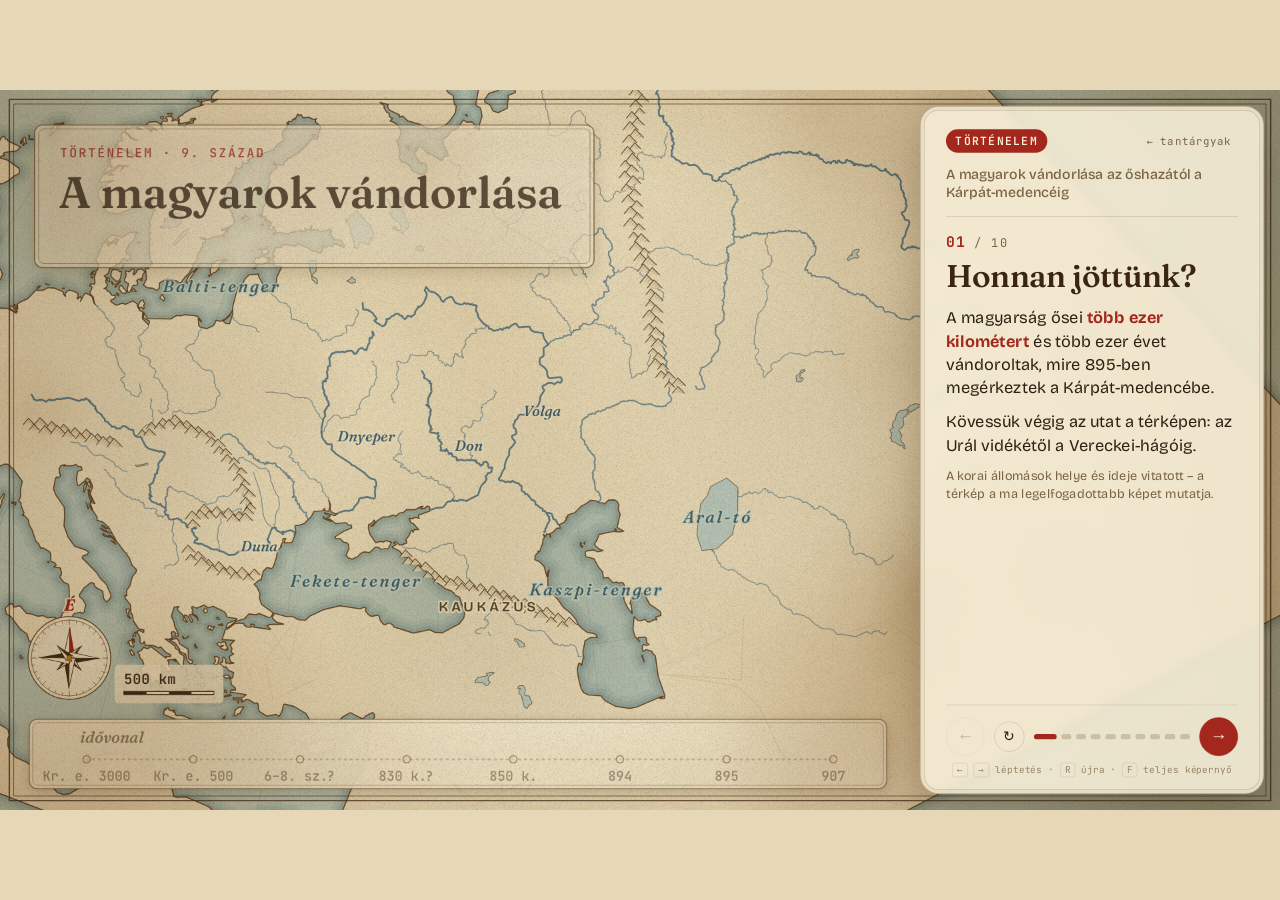
<file: tortenelem-vandorlas.html>
<!DOCTYPE html>
<html lang="hu">
<head>
<meta charset="utf-8">
<meta name="viewport" content="width=device-width, initial-scale=1">
<title>A magyarok vándorlása — Történelem</title>
<!-- og:start -->
<meta name="description" content="Az Urál vidékétől a Kárpát-medencéig: őshaza, Magna Hungaria, Levédia, Etelköz, honfoglalás – valódi térképen, idő-csúszkával.">
<meta property="og:type" content="website">
<meta property="og:locale" content="hu_HU">
<meta property="og:site_name" content="Mozgó magyarázatok">
<meta property="og:title" content="A magyarok vándorlása – animált történelemlecke">
<meta property="og:description" content="Az Urál vidékétől a Kárpát-medencéig: őshaza, Magna Hungaria, Levédia, Etelköz, honfoglalás – valódi térképen, idő-csúszkával.">
<meta property="og:url" content="https://megzo.github.io/mozgo-magyarazatok/tortenelem-vandorlas.html">
<meta property="og:image" content="https://megzo.github.io/mozgo-magyarazatok/og/tortenelem-vandorlas.jpg">
<meta property="og:image:width" content="1200">
<meta property="og:image:height" content="630">
<meta property="og:image:alt" content="A magyarok vándorlása – animált történelemlecke">
<meta name="twitter:card" content="summary_large_image">
<meta name="theme-color" content="#0a0b10">
<!-- og:end -->
<link rel="stylesheet" href="shared/lesson.css">
<style>
  :root {
    --bg: #e6d7b6;
    --ink: #2e2013;
    --muted: #7a6444;
    --accent: #a3271c;
    --accent-ink: #fbf1dc;
    --accent2: #96690f;
    --panel-bg: rgba(248, 239, 217, .88);
    --panel-border: rgba(92, 62, 28, .38);
    --panel-shadow: 0 30px 70px rgba(70, 45, 15, .30), inset 0 0 0 5px rgba(248, 239, 217, .6), inset 0 0 0 6px rgba(92, 62, 28, .22);
    --rule: rgba(92, 62, 28, .22);
  }
  #lesson-panel { backdrop-filter: blur(6px) saturate(1.05); -webkit-backdrop-filter: blur(6px) saturate(1.05); }
  .lp-title { color: #3a2512; }
  .lp-text .fx { background: rgba(92, 62, 28, .12); }
  .lp-text em { color: #5a3a14; }
  .lp-btn { color: var(--ink); }
</style>
</head>
<body>
<script src="shared/lesson.js"></script>
<script src="data/tortenelem-map.js"></script>
<script>
(function () {
  'use strict';
  const U = Lesson.U, D2R = Math.PI / 180;
  const MAP = window.TORT_MAP;

  /* ── Színek ─────────────────────────────────────────────── */
  const C = {
    sea: '#c2cfc3', land: '#ecdfc0', coast: '#6b4a26', sepia: '#4a321a', ink: '#33220f',
    river: '#4f7286', red: '#a3271c', gold: '#b8860b', ochre: '#857326', slate: '#44607a', paper: '#f6ecd2',
  };

  /* ── Vetület: Lambert-féle szögtartó kúpvetület ─────────── */
  const P1 = 44 * D2R, P2 = 58 * D2R, LAM0 = 42 * D2R, PHI0 = 50 * D2R;
  const tn = (p) => Math.tan(Math.PI / 4 + p / 2);
  const PN = Math.log(Math.cos(P1) / Math.cos(P2)) / Math.log(tn(P2) / tn(P1));
  const PF = Math.cos(P1) * Math.pow(tn(P1), PN) / PN;
  const RHO0 = PF / Math.pow(tn(PHI0), PN);
  function proj(lon, lat) {
    const rho = PF / Math.pow(tn(lat * D2R), PN), th = PN * (lon * D2R - LAM0);
    return [1000 * rho * Math.sin(th), -1000 * (RHO0 - rho * Math.cos(th))];
  }
  const KM_PER_UNIT = 6.371;
  function northRot(lon, lat) { const a = proj(lon, lat), b = proj(lon, lat + .5); return -Math.atan2(b[0] - a[0], -(b[1] - a[1])); }

  /* ── Görbék ─────────────────────────────────────────────── */
  function spline(pts, per, closed) {            // Catmull–Rom mintavételezés
    const out = [], n = pts.length, g = (i) => closed ? pts[(i + n) % n] : pts[U.clamp(i, 0, n - 1)];
    const segs = closed ? n : n - 1;
    for (let i = 0; i < segs; i++) {
      const p0 = g(i - 1), p1 = g(i), p2 = g(i + 1), p3 = g(i + 2);
      for (let s = 0; s < per; s++) {
        const t = s / per, t2 = t * t, t3 = t2 * t;
        out.push([
          .5 * (2 * p1[0] + (-p0[0] + p2[0]) * t + (2 * p0[0] - 5 * p1[0] + 4 * p2[0] - p3[0]) * t2 + (-p0[0] + 3 * p1[0] - 3 * p2[0] + p3[0]) * t3),
          .5 * (2 * p1[1] + (-p0[1] + p2[1]) * t + (2 * p0[1] - 5 * p1[1] + 4 * p2[1] - p3[1]) * t2 + (-p0[1] + 3 * p1[1] - 3 * p2[1] + p3[1]) * t3)]);
      }
    }
    if (!closed) out.push(pts[n - 1].slice(0, 2));
    return out;
  }
  function haversine(a, b) {
    const dl = (b[0] - a[0]) * D2R, dp = (b[1] - a[1]) * D2R, s = Math.sin(dp / 2) ** 2 + Math.cos(a[1] * D2R) * Math.cos(b[1] * D2R) * Math.sin(dl / 2) ** 2;
    return 2 * 6371 * Math.asin(Math.sqrt(s));
  }
  /* lon/lat töréspontokból: vetített mintasor + kumulált arány */
  function makeTrack(ll, per) {
    const s = spline(ll, per || 14), pts = s.map((p) => proj(p[0], p[1])), cum = [0]; let km = 0;
    for (let i = 1; i < pts.length; i++) { cum.push(cum[i - 1] + Math.hypot(pts[i][0] - pts[i - 1][0], pts[i][1] - pts[i - 1][1])); km += haversine(s[i - 1], s[i]); }
    const tot = cum[cum.length - 1]; for (let i = 0; i < cum.length; i++) cum[i] /= tot;
    return { pts, cum, km, per: per || 14 };
  }
  function trackAt(tr, f) {
    f = U.clamp(f); let lo = 0, hi = tr.cum.length - 1;
    while (hi - lo > 1) { const m = (lo + hi) >> 1; if (tr.cum[m] <= f) lo = m; else hi = m; }
    const t = (f - tr.cum[lo]) / Math.max(1e-9, tr.cum[hi] - tr.cum[lo]), a = tr.pts[lo], b = tr.pts[hi];
    return { x: U.lerp(a[0], b[0], t), y: U.lerp(a[1], b[1], t), i: lo, dx: b[0] - a[0], dy: b[1] - a[1] };
  }

  /* ── Térképadat → Path2D (térkép-koordinátákban) ────────── */
  const landPath = new Path2D(), lakePath = new Path2D(), gratPath = new Path2D();
  const riverPaths = { 1: new Path2D(), 2: new Path2D(), 3: new Path2D() };
  const riverPts = {};
  function addLine(path, flat, close) {
    for (let i = 0; i < flat.length; i += 2) { const p = proj(flat[i] / 100, flat[i + 1] / 100); if (i === 0) path.moveTo(p[0], p[1]); else path.lineTo(p[0], p[1]); }
    if (close) path.closePath();
  }
  MAP.land.forEach((poly) => poly.forEach((r) => addLine(landPath, r, true)));
  MAP.lakes.forEach((r) => addLine(lakePath, r, true));
  MAP.rivers.forEach((r) => {
    addLine(riverPaths[r.w], r.p, false);
    const a = riverPts[r.n] || (riverPts[r.n] = []);
    for (let i = 0; i < r.p.length; i += 2) a.push([r.p[i] / 100, r.p[i + 1] / 100]);
  });
  for (let lon = 0; lon <= 90; lon += 10) for (let lat = 30; lat <= 74; lat += 1) { const p = proj(lon, lat); if (lat === 30) gratPath.moveTo(p[0], p[1]); else gratPath.lineTo(p[0], p[1]); }
  for (let lat = 30; lat <= 70; lat += 10) for (let lon = -5; lon <= 95; lon += 1) { const p = proj(lon, lat); if (lon === -5) gratPath.moveTo(p[0], p[1]); else gratPath.lineTo(p[0], p[1]); }

  /* folyónevek: a megadott ponthoz legközelebbi folyópontra kerülnek */
  const RIVER_LABELS = [
    ['Volga', 46.6, 51.4, 0], ['Don', 40.6, 49.9, 0], ['Dnyeper', 32.2, 50.2, 0], ['Duna', 25.6, 43.8, 0],
    ['Káma', 53.6, 56.2, 3], ['Urál', 53.8, 51.3, 3], ['Ob', 66.5, 61.6, 2.5], ['Irtis', 71.3, 56.4, 2.5], ['Tobol', 64.6, 53.8, 3],
    ['Dnyeszter', 28.4, 48.2, 4], ['Prut', 27.7, 47.4, 6], ['Szeret', 26.9, 46.5, 6.5], ['Tisza', 20.3, 46.3, 6], ['Duna', 18.95, 46.4, 6],
    ['Maros', 22.6, 46.05, 8], ['Dráva', 17.6, 45.95, 8], ['Belaja', 55.9, 53.3, 4],
  ].map((r) => {
    let best = null, bd = 1e9;
    (riverPts[r[0]] || []).forEach((p) => { const d = Math.hypot((p[0] - r[1]) * .62, p[1] - r[2]); if (d < bd) { bd = d; best = p; } });
    best = best || [r[1], r[2]]; return { n: r[0], m: proj(best[0], best[1]), z: r[3] };
  });
  const SEA_LABELS = [
    ['Fekete-tenger', 34.3, 43.3, 0], ['Kaszpi-tenger', 50.7, 42.6, 0], ['Balti-tenger', 19.6, 56.6, 0], ['Aral-tó', 59.9, 45.0, 0], ['Azovi-tenger', 36.6, 46.05, 4.4],
  ].map((s) => ({ n: s[0], m: proj(s[1], s[2]), z: s[3] }));

  /* ── Hegységek (kézzel húzott gerincvonalak) ─────────────── */
  const RANGES = [
    [[59.6, 51.6], [58.4, 53], [58.7, 55], [59.5, 57], [59.3, 59], [59.6, 61], [60.2, 63], [62.5, 65.2], [65.5, 67.6]],
    [[17.2, 48.25], [18.4, 49.15], [20, 49.3], [22, 49.1], [23.2, 48.6], [24.5, 48.0], [25.3, 47.3], [25.9, 46.5], [26.2, 45.75], [25.3, 45.5], [24, 45.5], [22.8, 45.3], [22.4, 44.7]],
    [[37.6, 44.6], [40, 43.6], [43, 43], [46, 42], [48.6, 41]],
    [[9, 46.6], [11.5, 47], [13.5, 47.2], [15.4, 47.4]],
    [[22.6, 43.2], [25, 42.75], [27.4, 42.8]],
  ];
  const PEAKS = [];
  (function () {
    const r = U.rng(7);
    RANGES.forEach((ll, ri) => {
      const tr = makeTrack(ll, 10), len = tr.cum.length, total = (function () { let s = 0; for (let i = 1; i < len; i++) s += Math.hypot(tr.pts[i][0] - tr.pts[i - 1][0], tr.pts[i][1] - tr.pts[i - 1][1]); return s; })();
      const n = Math.max(3, Math.round(total / 5.2));
      for (let i = 0; i <= n; i++) {
        const q = trackAt(tr, i / n), l = Math.hypot(q.dx, q.dy) || 1, off = ((i % 2) ? 1 : -1) * (1.2 + r() * 1.3) * (ri === 0 ? 1.5 : 1);
        PEAKS.push({ x: q.x + (-q.dy / l) * off + (r() - .5), y: q.y + (q.dx / l) * off + (r() - .5), s: .8 + r() * .45 });
      }
    });
    PEAKS.sort((a, b) => a.y - b.y);
  })();

  /* ── A vándorlás útvonala ─────────────────────────────────── */
  const ROUTE_LL = [
    [66.5, 57.4, 'u0'], [66, 55.2, 'ug'], [62, 54.6], [59.2, 54.3], [54.8, 54.7, 'm'], [51, 53.2], [47.5, 51.2], [44, 49.8], [41, 49.2],
    [37.8, 48.8, 'l'], [35, 48.4], [32.5, 48.0], [30, 47.6, 'e'], [27.6, 48.2], [25.2, 48.72, 'a'], [23.15, 48.78, 'v'], [22.3, 48.35], [21.3, 47.8], [20.2, 47.2, 'k'],
  ];
  const ROUTE = makeTrack(ROUTE_LL, 16);
  const SF = {}; ROUTE_LL.forEach((p, i) => { if (p[2]) SF[p[2]] = ROUTE.cum[i * 16]; });
  const ROUTE_KM = Math.round(ROUTE.km / 100) * 100;
  /* j („utazási idő”, 0..7) → útvonal-arány */
  const JF = [0, SF.ug, SF.m, SF.l, SF.e, SF.a, SF.k, SF.k];
  function fracOfJ(j) { if (j <= 0) return 0; if (j >= 7) return JF[7]; const i = Math.floor(j); return U.lerp(JF[i], JF[i + 1], j - i); }

  const JULIANUS = makeTrack([[18.74, 47.79], [20.5, 44.8], [23.3, 42.7], [28.98, 41.01], [33, 42.6], [36.7, 45.2], [41, 46.6], [45.6, 48.4], [46.3, 51.6], [49.1, 54.9], [53.2, 55.0]], 14);

  /* ── Szállásterületek (lon/lat sokszögek, simított foltként) ─ */
  function region(ll, color) {
    const s = spline(ll, 10, true).map((p) => proj(p[0], p[1])), path = new Path2D(); let cx = 0, cy = 0, rad = 0;
    s.forEach((p, i) => { if (i) path.lineTo(p[0], p[1]); else path.moveTo(p[0], p[1]); cx += p[0]; cy += p[1]; }); path.closePath();
    cx /= s.length; cy /= s.length; s.forEach((p) => { rad = Math.max(rad, Math.hypot(p[0] - cx, p[1] - cy)); });
    return { path, cx, cy, rad, color };
  }
  const REG = {
    ural: region([[52, 56], [54, 60], [58, 62.5], [64, 63], [70, 61], [72, 57.5], [69, 54.5], [62, 53.5], [55, 54]], C.ochre),
    ugor: region([[60.3, 53.3], [60.6, 56.2], [64, 57.4], [69, 57.2], [72, 55.5], [70.5, 53.3], [65, 52.5]], C.gold),
    magna: region([[50.5, 53], [50.5, 55.5], [53, 57], [57, 56.8], [58.3, 54.8], [57.5, 52.6], [54, 52.2]], C.red),
    levedia: region([[33.6, 47.2], [33.6, 49.8], [36.5, 51], [40.5, 50.5], [42, 48.6], [40, 47.0], [36.5, 46.6]], C.red),
    etelkoz: region([[26.6, 45.9], [26.6, 48.3], [29, 49.5], [32.5, 49.5], [34.1, 48], [33.5, 46.7], [30.8, 46.1], [29.4, 45.5], [28, 45.4]], C.red),
    karpat: region([[16.5, 47.9], [18, 48.6], [20.5, 48.95], [22.7, 48.55], [24.2, 47.6], [25.4, 46.6], [25.3, 45.75], [23, 45.4], [21.5, 44.9], [19.5, 45.2], [17.3, 45.9], [16.2, 46.8]], C.red),
    kazar: region([[39.5, 45], [42.3, 48.3], [45, 50.3], [49, 49.5], [50, 46.5], [48.2, 43.2], [44.5, 42.9], [40.5, 43.6]], C.slate),
  };
  const ramp = (v, a, b) => U.smooth((v - a) / (b - a));
  /* megjelenés (bloom) és halványulás j függvényében: [megj. kezd, megj. vég, halv. kezd, halv. vég, maradék] */
  const REG_T = { ural: [-.85, -.25, 1.2, 2, .22], ugor: [.3, .9, 1.4, 2.1, .3], magna: [1.5, 2, 2.4, 3.1, .36], levedia: [2.5, 3, 3.4, 4.1, .32], etelkoz: [3.5, 4, 5.5, 6.2, .24], karpat: [5.7, 6.05, 99, 100, 1], kazar: [2.6, 3.1, 99, 100, 1] };

  /* ── Állomás- és népnevek ─────────────────────────────────── */
  const pj = (lon, lat) => proj(lon, lat);
  const STATIONS = [
    { n: 'Uráli őshaza', m: pj(69.6, 60.2), js: -.5, dy: 0, dot: false },
    { n: 'Ugor kori szállások', m: pj(66, 55.2), js: 1, dy: 74 },
    { n: 'Magna Hungaria', m: pj(54.8, 54.7), js: 2, dy: -70 },
    { n: 'Levédia', m: pj(37.8, 48.8), js: 3, dy: -70 },
    { n: 'Etelköz', m: pj(30, 47.6), js: 4, dy: -74 },
    { n: 'Kárpát-medence', m: pj(20.2, 47.2), js: 6, dy: 76 },
  ];
  const NEIGH = [
    { n: 'KAZÁR KAGANÁTUS', m: pj(46.3, 46.1), a: (j) => ramp(j, 2.6, 3.1), col: C.slate },
    { n: 'VOLGAI BOLGÁROK', m: pj(48.6, 55.6), a: (j) => ramp(j, 1.7, 2.1) * (1 - ramp(j, 3.3, 3.8) * .0) },
    { n: 'BESENYŐK', m: pj(53.5, 49.4), a: (j) => ramp(j, 2.6, 3.1) * (1 - ramp(j, 4.3, 4.7)), col: '#7c2a1c' },
    { n: 'BESENYŐK', m: pj(37.6, 47.25), a: (j) => ramp(j, 4.75, 5.1), col: '#7c2a1c' },
    { n: 'BOLGÁR CÁRSÁG', m: pj(25.3, 43.25), a: (j) => ramp(j, 3.6, 4) },
    { n: 'BIZÁNCI BIRODALOM', m: pj(28.2, 41.55), a: (j) => ramp(j, 3.6, 4) },
    { n: 'MORVA FEJEDELEMSÉG', m: pj(17.75, 49.3), ov: 0, a: (j) => ramp(j, 5.3, 5.7) * (1 - ramp(j, 6.6, 6.78) * .7), strike: (j) => ramp(j, 6.62, 6.8) },
    { n: 'KELETI FRANK\nKIRÁLYSÁG', m: pj(14.9, 47.3), ov: 0, a: (j) => ramp(j, 5.3, 5.7) },
  ];
  const CITIES = [{ n: 'Kijev', m: pj(30.52, 50.45), a: (j) => ramp(j, 2.6, 3) }, { n: 'Konstantinápoly', m: pj(28.98, 41.01), a: (j) => ramp(j, 3.6, 4) }];
  const TRIBES = ['Nyék', 'Megyer', 'Kürtgyarmat', 'Tarján', 'Jenő', 'Kér', 'Keszi'];
  const V_PASS = pj(23.15, 48.8);
  const SETTLE = [[21.6, 48.1], [20.6, 47.6], [21.4, 47.1], [20.3, 46.4], [21.9, 46.5], [19.6, 47.2], [23.4, 47.0], [24.2, 46.4], [23.3, 46.0], [19.3, 46.2], [18.3, 47.3], [17.6, 46.7], [18.2, 46.2], [17.4, 47.6], [18.6, 48.1], [20.4, 45.6], [22.4, 47.6], [24.8, 45.9]].map((p) => { const m = pj(p[0], p[1]); return { m, d: Math.hypot(m[0] - V_PASS[0], m[1] - V_PASS[1]) }; });

  /* ── Kamera lépésenként ───────────────────────────────────── */
  const CAM_LL = [
    [41, 52.2, 1.72], [58.2, 59.4, 3.15], [62.3, 57.8, 3.8], [58.3, 55.2, 4.4], [41.5, 49.3, 4.2],
    [30.3, 47.5, 7], [31.3, 46.3, 4.6], [23.6, 47.3, 8.6], [20.4, 47.0, 9.6], [41, 52.2, 1.72],
  ];
  const CAMS = CAM_LL.map((c) => { const m = proj(c[0], c[1]); return { x: m[0], y: m[1], z: c[2], rot: northRot(c[0], c[1]) }; });
  const CX = 680, CY = 478;
  const cam = { x: 0, y: 0, z: 1, rot: 0, cos: 1, sin: 0 };
  function setCam(sp) {
    const i = U.clamp(Math.floor(sp), 0, CAMS.length - 2), t = U.inOut(U.clamp(sp - i)), a = CAMS[i], b = CAMS[i + 1];
    /* a két nézet közti úton kicsit „felemelkedünk” */
    const lift = 1 - .28 * Math.sin(Math.PI * t) * U.clamp(Math.hypot(b.x - a.x, b.y - a.y) / 250);
    cam.x = U.lerp(a.x, b.x, t); cam.y = U.lerp(a.y, b.y, t); cam.z = Math.exp(U.lerp(Math.log(a.z), Math.log(b.z), t)) * lift; cam.rot = U.lerp(a.rot, b.rot, t);
    cam.cos = Math.cos(cam.rot); cam.sin = Math.sin(cam.rot);
  }
  function S(m) { const dx = (m[0] - cam.x) * cam.z, dy = (m[1] - cam.y) * cam.z; return [CX + dx * cam.cos - dy * cam.sin, CY + dx * cam.sin + dy * cam.cos]; }
  function applyCam(ctx) { ctx.translate(CX, CY); ctx.rotate(cam.rot); ctx.scale(cam.z, cam.z); ctx.translate(-cam.x, -cam.y); }

  /* ── Idővonal ─────────────────────────────────────────────── */
  const TL_YEARS = ['Kr. e. 3000', 'Kr. e. 500', '6–8. sz.?', '830 k.?', '850 k.', '894', '895', '907'];
  const TL_NAMES = ['uráli őshaza', 'ugor kor', 'Magna Hungaria', 'Levédia', 'Etelköz', 'besenyő támadás', 'honfoglalás', 'új haza a Kárpát-medencében'];
  const TL_SHORT = ['uráli őshaza', 'ugor kor', 'Magna Hungaria', 'Levédia', 'Etelköz', '894: támadás', '895: honfoglalás', '907: új haza'];
  const TLX0 = 130, TLX1 = 1250;
  const tlx = (v) => U.lerp(TLX0, TLX1, v / 7);

  /* ── j időzítése lépésenként: [honnan, hová, kezd (s), vég (s)] ─ */
  const JT = [[-1, -1, 0, 1], [-1, 0, .5, 3.2], [0, 1, 1.4, 6.2], [1, 2, 1.2, 6.6], [2, 3, 1.2, 7.2], [3, 4, 1.2, 6.2], [4, 5, 7, 10.5], [5, 6, 1.2, 7.6], [6, 7, .8, 10]];
  const st9 = { auto: true, j: 0, slider: null, jul: false, julT: 0 };

  /* ── Textúrák ─────────────────────────────────────────────── */
  let texSea, texOver;
  function makeTextures() {
    const r = U.rng(11);
    texSea = document.createElement('canvas'); texSea.width = 1920; texSea.height = 1080;
    let c = texSea.getContext('2d'); c.fillStyle = C.sea; c.fillRect(0, 0, 1920, 1080);
    for (let i = 0; i < 70; i++) {
      const x = r() * 1920, y = r() * 1080, rad = 80 + r() * 320, g = c.createRadialGradient(x, y, 0, x, y, rad);
      const col = r() < .5 ? '120,150,150' : '215,205,170'; g.addColorStop(0, `rgba(${col},${.05 + r() * .09})`); g.addColorStop(1, `rgba(${col},0)`);
      c.fillStyle = g; c.fillRect(x - rad, y - rad, rad * 2, rad * 2);
    }
    /* szemcse + foltok + vignetta: szorzó (multiply) réteg */
    const tile = document.createElement('canvas'); tile.width = tile.height = 256; const tc = tile.getContext('2d'), id = tc.createImageData(256, 256);
    for (let i = 0; i < id.data.length; i += 4) { const v = 232 + Math.floor(r() * 23) - (r() < .03 ? 26 : 0); id.data[i] = v; id.data[i + 1] = v - 3; id.data[i + 2] = v - 10; id.data[i + 3] = 255; }
    tc.putImageData(id, 0, 0);
    texOver = document.createElement('canvas'); texOver.width = 1920; texOver.height = 1080; c = texOver.getContext('2d');
    c.fillStyle = c.createPattern(tile, 'repeat'); c.fillRect(0, 0, 1920, 1080);
    for (let i = 0; i < 46; i++) {
      const x = r() * 1920, y = r() * 1080, rad = 60 + r() * 260, g = c.createRadialGradient(x, y, 0, x, y, rad);
      g.addColorStop(0, `rgba(150,110,50,${.03 + r() * .07})`); g.addColorStop(1, 'rgba(150,110,50,0)'); c.fillStyle = g; c.fillRect(x - rad, y - rad, rad * 2, rad * 2);
    }
    for (let i = 0; i < 9; i++) { c.strokeStyle = `rgba(110,75,30,${.05 + r() * .05})`; c.lineWidth = .8 + r(); c.beginPath(); let x = r() * 1920, y = r() * 1080; c.moveTo(x, y); for (let k = 0; k < 6; k++) { x += (r() - .5) * 260; y += (r() - .5) * 200; c.lineTo(x, y); } c.stroke(); }
    const vg = c.createRadialGradient(820, 540, 420, 820, 540, 1220); vg.addColorStop(0, 'rgba(120,80,30,0)'); vg.addColorStop(1, 'rgba(105,66,22,.42)');
    c.fillStyle = vg; c.fillRect(0, 0, 1920, 1080);
  }

  /* ── Rajz-segédek ─────────────────────────────────────────── */
  let ctx, L;
  function text(str, x, y, o) {
    o = o || {}; ctx.save(); ctx.globalAlpha *= (o.alpha == null ? 1 : o.alpha); ctx.font = o.font || '500 22px "Bricolage Grotesque"';
    ctx.textAlign = o.align || 'center'; ctx.textBaseline = o.base || 'middle'; if (o.ls) ctx.letterSpacing = o.ls;
    if (o.halo !== false) { ctx.lineJoin = 'round'; ctx.lineWidth = o.haloW || 5; ctx.strokeStyle = o.halo || 'rgba(240,228,198,.85)'; ctx.strokeText(str, x, y); }
    ctx.fillStyle = o.color || C.ink; ctx.fillText(str, x, y); const w = ctx.measureText(str).width; if (o.ls) ctx.letterSpacing = '0px'; ctx.restore(); return w;
  }
  function rrect(x, y, w, h, r) { ctx.beginPath(); ctx.moveTo(x + r, y); ctx.arcTo(x + w, y, x + w, y + h, r); ctx.arcTo(x + w, y + h, x, y + h, r); ctx.arcTo(x, y + h, x, y, r); ctx.arcTo(x, y, x + w, y, r); ctx.closePath(); }
  /* takarás: a kartusok téglalapjai (előző képkocka) – az alattuk lévő folyónevek elhalványulnak */
  let occ = [], occNext = [], occT = -1;
  const occTick = () => { if (L.t !== occT) { occ = occNext; occNext = []; occT = L.t; } };
  const occHit = (x0, y0, x1, y1) => occ.some((r) => x0 < r[2] && x1 > r[0] && y0 < r[3] && y1 > r[1]);
  const labelFade = {};
  /* kartus: pergamen-címke díszes kerettel */
  function cartouche(str, x, y, o) {
    o = o || {}; const a = o.alpha == null ? 1 : o.alpha; if (a <= .01) return; occTick();
    const size = o.size || 26, pop = o.pop == null ? 1 : o.pop;
    ctx.save(); ctx.globalAlpha *= a; ctx.font = `italic ${o.weight || 600} ${size}px Fraunces`;
    const w = ctx.measureText(str).width + size * 1.5, h = size * 1.72;
    if (o.clamp) x = U.clamp(x, 44 + w / 2, 1326 - w / 2);
    if (a > .3) occNext.push([x - w / 2 * pop - 8, y - h / 2 * pop - 6, x + w / 2 * pop + 8, y + h / 2 * pop + 6]);
    ctx.translate(x, y); ctx.scale(pop, pop);
    ctx.shadowColor = 'rgba(70,45,15,.3)'; ctx.shadowBlur = 14; ctx.shadowOffsetY = 4;
    rrect(-w / 2, -h / 2, w, h, 7); ctx.fillStyle = o.bg || 'rgba(248,239,216,.95)'; ctx.fill(); ctx.shadowColor = 'transparent';
    ctx.lineWidth = o.strong ? 2.4 : 1.5; ctx.strokeStyle = o.border || (o.strong ? C.red : C.coast); ctx.stroke();
    rrect(-w / 2 + 4.5, -h / 2 + 4.5, w - 9, h - 9, 4); ctx.lineWidth = .9; ctx.globalAlpha *= .55; ctx.stroke(); ctx.globalAlpha /= .55;
    ctx.fillStyle = o.border || (o.strong ? C.red : C.coast);
    [-1, 1].forEach((s) => { ctx.beginPath(); ctx.moveTo(s * (w / 2), -5); ctx.lineTo(s * (w / 2 + 6), 0); ctx.lineTo(s * (w / 2), 5); ctx.lineTo(s * (w / 2 - 6), 0); ctx.closePath(); ctx.fill(); });
    ctx.fillStyle = o.color || (o.strong ? '#7d1a11' : C.ink); ctx.textAlign = 'center'; ctx.textBaseline = 'middle'; ctx.fillText(str, 0, 1);
    ctx.restore();
  }
  /* képernyő-térbeli pontsor részleges kirajzolása (0..p) */
  function strokeTrack(tr, f0, f1, style) {
    if (f1 <= f0) return null; let tip = null;
    ctx.beginPath(); const a = trackAt(tr, f0), b = trackAt(tr, f1); let s = S([a.x, a.y]); ctx.moveTo(s[0], s[1]);
    for (let i = a.i + 1; i <= b.i; i++) { s = S(tr.pts[i]); ctx.lineTo(s[0], s[1]); }
    tip = S([b.x, b.y]); ctx.lineTo(tip[0], tip[1]); style(); ctx.stroke(); return { tip, b };
  }
  function arrowHead(tip, ang, size, col) {
    ctx.save(); ctx.translate(tip[0], tip[1]); ctx.rotate(ang); ctx.fillStyle = col; ctx.beginPath(); ctx.moveTo(size * .9, 0); ctx.lineTo(-size * .7, -size * .62); ctx.lineTo(-size * .35, 0); ctx.lineTo(-size * .7, size * .62); ctx.closePath(); ctx.fill(); ctx.restore();
  }
  const arrowCache = {};
  function arrow(key, ll, p, col, w, alpha, dash) {
    if (p <= 0 || alpha <= .01) return null; const tr = arrowCache[key] || (arrowCache[key] = makeTrack(ll, 12)); const f = U.inOut(p);
    ctx.save(); ctx.globalAlpha *= alpha; ctx.lineCap = 'round'; ctx.lineJoin = 'round';
    strokeTrack(tr, 0, f, () => { ctx.strokeStyle = 'rgba(244,233,205,.8)'; ctx.lineWidth = w + 5; ctx.setLineDash([]); });
    const r = strokeTrack(tr, 0, f, () => { ctx.strokeStyle = col; ctx.lineWidth = w; if (dash) { ctx.setLineDash(dash); ctx.lineDashOffset = -L.t * 26; } });
    ctx.setLineDash([]); let tip = null;
    if (r) { const q = trackAt(tr, Math.max(0, f - .04)), s0 = S([q.x, q.y]); tip = r.tip; arrowHead(tip, Math.atan2(tip[1] - s0[1], tip[0] - s0[0]), w * 2.6, col); }
    ctx.restore(); return tip;
  }

  /* lovas, jurta, zászló */
  function rider(x, y, s, dir, phase, mov, flag) {
    ctx.save(); ctx.translate(x, y - 13 * s + mov * Math.sin(phase * 2) * 1.3 * s); ctx.scale(s * dir, s);
    ctx.fillStyle = ctx.strokeStyle = '#33200f'; ctx.lineCap = 'round'; ctx.lineWidth = 2.1;
    const lx = [-8, -5, 6, 9], ph = [0, 1.7, 3.3, 4.9];
    for (let i = 0; i < 4; i++) { const a = mov * Math.sin(phase + ph[i]) * .75 + (1 - mov) * (i % 2 ? .06 : -.06); ctx.beginPath(); ctx.moveTo(lx[i], 3); ctx.lineTo(lx[i] + Math.sin(a) * 10.5, 3 + Math.cos(a) * 10.5); ctx.stroke(); }
    ctx.beginPath(); ctx.ellipse(0, 0, 11.5, 5.4, 0, 0, U.TAU); ctx.fill();
    const nod = Math.sin(phase * (mov > .3 ? 2 : .35)) * (mov > .3 ? .8 : 1.2);
    ctx.beginPath(); ctx.moveTo(6, -4); ctx.lineTo(13.5, -12 + nod); ctx.lineTo(17, -9.5 + nod); ctx.lineTo(11, 1.5); ctx.closePath(); ctx.fill();
    ctx.beginPath(); ctx.ellipse(17.2, -11.5 + nod, 5, 2.5, .55, 0, U.TAU); ctx.fill();
    ctx.beginPath(); ctx.moveTo(-11, -2.5); ctx.quadraticCurveTo(-17, -3 - mov * 3, -19, 3 - mov * 4); ctx.lineWidth = 2.4; ctx.stroke();
    ctx.lineWidth = 2.6; ctx.beginPath(); ctx.moveTo(-.5, -4); ctx.lineTo(2.5, 4); ctx.stroke();
    ctx.lineWidth = 4.4; ctx.beginPath(); ctx.moveTo(-.8, -4.5); ctx.lineTo(.6, -14); ctx.stroke();
    ctx.beginPath(); ctx.arc(1.1, -17.6, 3, 0, U.TAU); ctx.fill();
    ctx.beginPath(); ctx.moveTo(-2, -19.2); ctx.lineTo(1.6, -24.5); ctx.lineTo(4.4, -19.2); ctx.closePath(); ctx.fill();
    if (flag) {
      ctx.lineWidth = 1.5; ctx.beginPath(); ctx.moveTo(4.5, -9); ctx.lineTo(4.5, -38); ctx.stroke();
      const w = Math.sin(L.t * 5) * 2; ctx.fillStyle = C.red; ctx.beginPath(); ctx.moveTo(4.5, -38); ctx.quadraticCurveTo(-4, -37 + w, -13, -34 - w); ctx.lineTo(-8, -31.5); ctx.lineTo(-13, -28 + w); ctx.quadraticCurveTo(-4, -30 - w, 4.5, -29); ctx.closePath(); ctx.fill();
    } else { ctx.lineWidth = 1.3; ctx.beginPath(); ctx.arc(-3.5, -11, 6.5, 2.2, 4.3); ctx.stroke(); }
    ctx.restore();
  }
  function yurt(x, y, s, a) {
    if (a <= .01) return; ctx.save(); ctx.globalAlpha *= a; ctx.translate(x, y); ctx.scale(s, s);
    ctx.beginPath(); ctx.moveTo(-13, 0); ctx.lineTo(-13, -9); ctx.quadraticCurveTo(-11, -19, 0, -21.5); ctx.quadraticCurveTo(11, -19, 13, -9); ctx.lineTo(13, 0); ctx.closePath();
    ctx.fillStyle = '#f5ead0'; ctx.fill(); ctx.strokeStyle = '#3a2412'; ctx.lineWidth = 1.5; ctx.stroke();
    ctx.beginPath(); ctx.moveTo(-13, -9); ctx.lineTo(13, -9); ctx.strokeStyle = C.red; ctx.lineWidth = 1.8; ctx.stroke();
    ctx.fillStyle = '#3a2412'; ctx.fillRect(-3, -8, 6, 8); ctx.fillRect(-2.5, -23, 5, 2);
    ctx.restore();
  }
  function banner(x, y, s, col, a, seed) {
    if (a <= .01) return; ctx.save(); ctx.globalAlpha *= a; ctx.translate(x, y); ctx.scale(s, s);
    ctx.strokeStyle = '#3a2412'; ctx.lineWidth = 2; ctx.lineCap = 'round'; ctx.beginPath(); ctx.moveTo(0, 0); ctx.lineTo(0, -40); ctx.stroke();
    const w = Math.sin(L.t * 4.2 + seed) * 2.6; ctx.fillStyle = col; ctx.beginPath(); ctx.moveTo(0, -40); ctx.quadraticCurveTo(10, -41 + w, 24, -37 - w); ctx.lineTo(17, -32); ctx.lineTo(24, -26 + w); ctx.quadraticCurveTo(10, -29 - w, 0, -27); ctx.closePath(); ctx.fill();
    ctx.fillStyle = C.gold; ctx.beginPath(); ctx.arc(0, -42, 2.6, 0, U.TAU); ctx.fill(); ctx.restore();
  }
  function flame(x, y, s, a, seed) {
    if (a <= .01) return; const f = .8 + .25 * Math.sin(L.t * 11 + seed) + .12 * Math.sin(L.t * 23 + seed * 3);
    ctx.save(); ctx.globalAlpha *= a; ctx.translate(x, y); ctx.scale(s, s * f);
    const g = ctx.createRadialGradient(0, -8, 0, 0, -8, 30); g.addColorStop(0, 'rgba(230,110,30,.42)'); g.addColorStop(1, 'rgba(230,110,30,0)'); ctx.fillStyle = g; ctx.fillRect(-30, -40, 60, 60);
    ctx.fillStyle = '#b8321a'; ctx.beginPath(); ctx.moveTo(0, -24); ctx.quadraticCurveTo(10, -9, 6.5, 0); ctx.quadraticCurveTo(0, 4, -6.5, 0); ctx.quadraticCurveTo(-10, -9, 0, -24); ctx.fill();
    ctx.fillStyle = '#e8a23a'; ctx.beginPath(); ctx.moveTo(0, -13); ctx.quadraticCurveTo(5, -5, 3, 0); ctx.quadraticCurveTo(0, 2, -3, 0); ctx.quadraticCurveTo(-5, -5, 0, -13); ctx.fill(); ctx.restore();
  }

  /* ── Térkép alaprétege ────────────────────────────────────── */
  function drawBase() {
    ctx.drawImage(texSea, 0, 0, 1920, 1080);
    const z = cam.z; ctx.save(); applyCam(ctx); ctx.lineJoin = 'round'; ctx.lineCap = 'round';
    ctx.strokeStyle = 'rgba(74,50,26,.13)'; ctx.lineWidth = 1 / z; ctx.stroke(gratPath);
    [[30, .07], [19, .08], [10, .11]].forEach((w) => { ctx.strokeStyle = `rgba(52,84,92,${w[1]})`; ctx.lineWidth = w[0] * Math.pow(z, .25) / z; ctx.stroke(landPath); });
    ctx.fillStyle = C.land; ctx.fill(landPath, 'evenodd');
    ctx.strokeStyle = C.coast; ctx.lineWidth = 1.5 * Math.pow(z, .2) / z; ctx.stroke(landPath);
    for (let w = 1; w <= 3; w++) { ctx.strokeStyle = `rgba(72,108,128,${.5 + w * .11})`; ctx.lineWidth = (.55 + w * .55) * Math.pow(z, .36) / z; ctx.stroke(riverPaths[w]); }
    ctx.fillStyle = '#bdcdc4'; ctx.fill(lakePath); ctx.strokeStyle = 'rgba(74,50,26,.7)'; ctx.lineWidth = 1 / z; ctx.stroke(lakePath);
    ctx.restore();
  }
  function drawPeaks() {
    const sz = 6.6 * Math.pow(cam.z, .64);
    ctx.lineJoin = 'round'; ctx.lineCap = 'round';
    for (let i = 0; i < PEAKS.length; i++) {
      const p = PEAKS[i], s = S([p.x, p.y]); if (s[0] < -40 || s[0] > 1400 || s[1] < -40 || s[1] > 1120) continue;
      const k = sz * p.s, x = s[0], y = s[1];
      ctx.beginPath(); ctx.moveTo(x - k, y + k * .1); ctx.lineTo(x - k * .1, y - k); ctx.lineTo(x + k, y + k * .1); ctx.closePath(); ctx.fillStyle = '#e6d6b2'; ctx.fill();
      ctx.beginPath(); ctx.moveTo(x - k, y + k * .1); ctx.lineTo(x - k * .1, y - k); ctx.lineTo(x + k, y + k * .1); ctx.strokeStyle = 'rgba(64,42,20,.85)'; ctx.lineWidth = Math.max(1.1, k * .09); ctx.stroke();
      ctx.beginPath(); for (let h = 1; h <= 3; h++) { const t = h / 4, hx = x - k * .1 + (k * 1.1) * t, hy = y - k + (k * 1.1) * t; ctx.moveTo(hx, hy); ctx.lineTo(hx - k * .32, hy + k * .42 * (1 - t * .5)); }
      ctx.strokeStyle = 'rgba(64,42,20,.45)'; ctx.lineWidth = Math.max(.8, k * .06); ctx.stroke();
    }
  }
  function drawRegion(key, j, clipCircle) {
    const R = REG[key], T = REG_T[key], bloom = ramp(j, T[0], T[1]); if (bloom <= .005) return 0;
    const alpha = bloom * U.lerp(1, T[4], ramp(j, T[2], T[3])), sc = U.lerp(.55, 1, U.outBack(bloom)), breathe = 1 + .012 * Math.sin(L.t * 1.3 + R.cx);
    const xf = () => { applyCam(ctx); ctx.translate(R.cx, R.cy); ctx.scale(sc * breathe, sc * breathe); ctx.translate(-R.cx, -R.cy); };
    ctx.save(); ctx.save(); xf();
    if (clipCircle) { ctx.beginPath(); ctx.arc(clipCircle[0], clipCircle[1], clipCircle[2], 0, U.TAU); ctx.clip(); }
    ctx.clip(R.path); ctx.setTransform(L.k, 0, 0, L.k, 0, 0);
    const c = S([R.cx, R.cy]), rad = R.rad * cam.z * 1.1;
    ctx.fillStyle = U.rgba(R.color, .17 * alpha); ctx.fillRect(c[0] - rad, c[1] - rad, rad * 2, rad * 2);
    const g = ctx.createRadialGradient(c[0], c[1], rad * .2, c[0], c[1], rad); g.addColorStop(0, U.rgba(R.color, 0)); g.addColorStop(1, U.rgba(R.color, .2 * alpha)); ctx.fillStyle = g; ctx.fillRect(c[0] - rad, c[1] - rad, rad * 2, rad * 2);
    ctx.beginPath(); const sp = 12, x0 = Math.floor((c[0] - rad * 2) / sp) * sp;
    for (let x = x0; x < c[0] + rad * 2; x += sp) { ctx.moveTo(x, c[1] + rad); ctx.lineTo(x + rad * 2, c[1] - rad); }
    ctx.strokeStyle = U.rgba(R.color, .36 * alpha); ctx.lineWidth = 1.25; ctx.stroke();
    if (clipCircle) { /* a terjeszkedés frontvonala */
      ctx.save(); applyCam(ctx); ctx.beginPath(); ctx.arc(clipCircle[0], clipCircle[1], clipCircle[2], 0, U.TAU); ctx.strokeStyle = U.rgba(C.gold, .7 * alpha * (clipCircle[3] || 0)); ctx.lineWidth = 3 / cam.z; ctx.stroke(); ctx.restore();
    }
    ctx.restore();
    xf(); if (clipCircle) { ctx.beginPath(); ctx.arc(clipCircle[0], clipCircle[1], clipCircle[2], 0, U.TAU); ctx.clip(); }
    ctx.strokeStyle = U.rgba(R.color, .85 * alpha); ctx.lineWidth = 2.4 / cam.z; ctx.setLineDash([9 / cam.z, 6 / cam.z]); ctx.lineDashOffset = -L.t * 5 / cam.z; ctx.stroke(R.path);
    ctx.restore(); return alpha;
  }

  /* ── Díszek: iránytű, lépték, keret, idővonal, nyelvfa ───── */
  function drawCompass() {
    const x = 104, y = 852, r = 50, wob = (L.step - L.sp) * .9 + Math.sin(L.t * .9) * .025;
    ctx.save(); ctx.translate(x, y);
    ctx.beginPath(); ctx.arc(0, 0, r + 12, 0, U.TAU); ctx.fillStyle = 'rgba(246,236,210,.86)'; ctx.fill(); ctx.strokeStyle = C.coast; ctx.lineWidth = 1.4; ctx.stroke();
    ctx.beginPath(); ctx.arc(0, 0, r + 7, 0, U.TAU); ctx.lineWidth = .8; ctx.stroke();
    for (let i = 0; i < 32; i++) { const a = i / 32 * U.TAU; ctx.beginPath(); ctx.moveTo(Math.cos(a) * (r + 7), Math.sin(a) * (r + 7)); ctx.lineTo(Math.cos(a) * (r + (i % 4 ? 3 : 0)), Math.sin(a) * (r + (i % 4 ? 3 : 0))); ctx.stroke(); }
    ctx.rotate(wob);
    for (let i = 0; i < 8; i++) {
      const a = i * Math.PI / 4, len = i % 2 ? r * .52 : r * .92, wd = i % 2 ? 6 : 9;
      ctx.save(); ctx.rotate(a);
      ctx.beginPath(); ctx.moveTo(0, -len); ctx.lineTo(wd, 0); ctx.lineTo(0, 0); ctx.closePath(); ctx.fillStyle = i === 0 ? C.red : C.sepia; ctx.fill();
      ctx.beginPath(); ctx.moveTo(0, -len); ctx.lineTo(-wd, 0); ctx.lineTo(0, 0); ctx.closePath(); ctx.fillStyle = '#f4e8cc'; ctx.fill(); ctx.strokeStyle = C.sepia; ctx.lineWidth = 1; ctx.stroke();
      ctx.restore();
    }
    ctx.beginPath(); ctx.arc(0, 0, 4, 0, U.TAU); ctx.fillStyle = C.gold; ctx.fill(); ctx.stroke();
    ctx.restore();
    text('É', x, y - r - 28, { font: 'italic 700 24px Fraunces', color: C.red });
    /* lépték */
    const opts = [50, 100, 200, 500, 1000]; let km = 1000; for (const o of opts) { if (o / KM_PER_UNIT * cam.z >= 85) { km = o; break; } }
    const len = km / KM_PER_UNIT * cam.z, sx = 186, sy = 902;
    ctx.save(); rrect(sx - 14, sy - 40, Math.max(len, 96) + 28, 58, 6); ctx.fillStyle = 'rgba(246,236,210,.82)'; ctx.fill();
    ctx.fillStyle = C.sepia; ctx.fillRect(sx, sy, len, 5); ctx.fillStyle = '#f4e8cc'; ctx.fillRect(sx + len / 4, sy + 1, len / 4, 3); ctx.fillRect(sx + len * 3 / 4, sy + 1, len / 4, 3);
    ctx.strokeStyle = C.sepia; ctx.lineWidth = 1; ctx.strokeRect(sx, sy, len, 5); ctx.restore();
    text(km + ' km', sx, sy - 17, { font: '600 21px "JetBrains Mono"', align: 'left', color: C.sepia, halo: false });
  }
  function drawFrame() {
    ctx.save(); ctx.strokeStyle = 'rgba(74,50,26,.75)'; ctx.lineWidth = 2.2; ctx.strokeRect(14, 14, 1892, 1052);
    ctx.lineWidth = 1; ctx.strokeRect(21, 21, 1878, 1038); ctx.restore();
  }
  function drawTimeline(j) {
    const a = U.lerp(.55, 1, ramp(j, -1, -.4)), y = 1004, v = U.clamp(j, 0, 7);
    ctx.save();
    ctx.shadowColor = 'rgba(70,45,15,.25)'; ctx.shadowBlur = 18; ctx.shadowOffsetY = 4;
    rrect(44, 944, 1286, 104, 12); ctx.fillStyle = 'rgba(247,238,214,.93)'; ctx.fill(); ctx.shadowColor = 'transparent';
    ctx.strokeStyle = 'rgba(92,62,28,.55)'; ctx.lineWidth = 1.4; ctx.stroke(); rrect(49, 949, 1276, 94, 8); ctx.lineWidth = .7; ctx.stroke();
    ctx.globalAlpha = a;
    ctx.strokeStyle = 'rgba(74,50,26,.4)'; ctx.lineWidth = 3; ctx.setLineDash([2, 7]); ctx.lineCap = 'round'; ctx.beginPath(); ctx.moveTo(TLX0, y); ctx.lineTo(TLX1, y); ctx.stroke(); ctx.setLineDash([]);
    if (j > -.5) { ctx.strokeStyle = C.red; ctx.lineWidth = 4; ctx.beginPath(); ctx.moveTo(TLX0, y); ctx.lineTo(tlx(v), y); ctx.stroke(); }
    for (let i = 0; i < 8; i++) {
      const x = tlx(i), on = j > -.5 && v >= i - .02, cur = j > -.5 && Math.abs(v - i) < .5;
      ctx.beginPath(); ctx.arc(x, y, on ? 7 : 5.5, 0, U.TAU); ctx.fillStyle = on ? C.red : '#f4e8cc'; ctx.fill(); ctx.strokeStyle = on ? '#6e160e' : C.coast; ctx.lineWidth = 1.5; ctx.stroke();
      text(TL_YEARS[i], x, y + 27, { font: `${cur ? 700 : 500} 20px "JetBrains Mono"`, color: cur ? '#7d1a11' : 'rgba(74,50,26,.82)', halo: false });
    }
    if (j > -.5) {
      const mx = tlx(v), pulse = .5 + .5 * Math.sin(L.t * 3.2);
      ctx.beginPath(); ctx.arc(mx, y, 13 + pulse * 5, 0, U.TAU); ctx.strokeStyle = U.rgba(C.red, .35 * (1 - pulse * .6)); ctx.lineWidth = 2; ctx.stroke();
      ctx.save(); ctx.translate(mx, y); ctx.rotate(Math.PI / 4); ctx.fillStyle = C.gold; ctx.fillRect(-7.5, -7.5, 15, 15); ctx.strokeStyle = '#5c3a08'; ctx.lineWidth = 1.5; ctx.strokeRect(-7.5, -7.5, 15, 15); ctx.restore();
      const i = Math.round(v), na = U.clamp(1 - Math.abs(v - i) * 2.4);
      ctx.font = 'italic 600 27px Fraunces'; const w = ctx.measureText(TL_NAMES[i]).width;
      text(TL_NAMES[i], U.clamp(mx, 66 + w / 2, 1308 - w / 2), y - 32, { font: 'italic 600 27px Fraunces', color: '#7d1a11', alpha: na, halo: false });
    } else text('idővonal', TLX0 - 10, y - 32, { font: 'italic 500 24px Fraunces', color: C.sepia, align: 'left', halo: false });
    ctx.restore();
  }
  const TREE = { nodes: [
      { id: 'u', t: 'uráli', x: 30, y: 178, at: .4 }, { id: 'f', t: 'finnugor', x: 150, y: 118, at: 1.3, p: 'u' }, { id: 's', t: 'szamojéd', x: 150, y: 240, at: 1.6, p: 'u' },
      { id: 'fp', t: 'finn-permi', sub: 'finn, észt, komi…', x: 318, y: 70, at: 2.4, p: 'f' }, { id: 'g', t: 'ugor', x: 318, y: 172, at: 2.7, p: 'f' },
      { id: 'o', t: 'obi-ugor', sub: 'manysi, hanti', x: 462, y: 128, at: 3.6, p: 'g' }, { id: 'm', t: 'magyar', x: 462, y: 226, at: 3.9, p: 'g', hot: true }] };
  function drawTree(alpha) {
    if (alpha <= .01) return; const X = 44, Y = 44, W = 640, H = 282, inStep1 = L.step === 1, t = inStep1 ? L.st - .8 : 99, hiUgor = U.clamp(L.sp - 1.3) * 1.6;
    ctx.save(); ctx.globalAlpha = alpha; ctx.translate(X, Y - (1 - alpha) * 14);
    ctx.shadowColor = 'rgba(70,45,15,.28)'; ctx.shadowBlur = 20; ctx.shadowOffsetY = 5; rrect(0, 0, W, H, 10); ctx.fillStyle = 'rgba(248,239,216,.95)'; ctx.fill(); ctx.shadowColor = 'transparent';
    ctx.strokeStyle = C.coast; ctx.lineWidth = 1.5; ctx.stroke(); rrect(5, 5, W - 10, H - 10, 6); ctx.lineWidth = .8; ctx.stroke();
    text('AZ URÁLI NYELVCSALÁD', 30, 36, { font: '600 19px "JetBrains Mono"', align: 'left', color: C.muted || '#7a6444', halo: false, ls: '2px' });
    const byId = {}; TREE.nodes.forEach((n) => { byId[n.id] = n; ctx.font = `${n.hot ? 'italic 700' : '600'} ${n.hot ? 30 : 25}px ${n.hot ? 'Fraunces' : '"Bricolage Grotesque"'}`; n.w = ctx.measureText(n.t).width; });
    TREE.nodes.forEach((n) => {
      if (!n.p) return; const p = byId[n.p], pr = U.inOut(U.clamp((t - n.at + .7) / .7)); if (pr <= 0) return;
      const x0 = p.x + p.w + 8, y0 = p.y, x1 = n.x - 8, y1 = n.y, hot = (n.id === 'm' || n.id === 'o') && hiUgor > 0;
      ctx.beginPath(); const N = 24, kmax = Math.round(N * pr);
      for (let k = 0; k <= kmax; k++) { const s = k / N, e = U.inOut(s); const x = U.lerp(x0, x1, s), y = U.lerp(y0, y1, e); if (k) ctx.lineTo(x, y); else ctx.moveTo(x, y); }
      ctx.strokeStyle = n.hot ? C.red : (hot ? C.gold : 'rgba(74,50,26,.75)'); ctx.lineWidth = n.hot ? 3.4 : (hot ? 3 : 2.2); ctx.lineCap = 'round'; ctx.stroke();
    });
    TREE.nodes.forEach((n) => {
      const a = U.clamp((t - n.at) / .5); if (a <= 0) return; const dim = (hiUgor > 0 && !['g', 'o', 'm'].includes(n.id)) ? U.lerp(1, .5, U.clamp(hiUgor)) : 1;
      text(n.t, n.x, n.y + (1 - a) * 8, { font: `${n.hot ? 'italic 700' : '600'} ${n.hot ? 30 : 25}px ${n.hot ? 'Fraunces' : '"Bricolage Grotesque"'}`, align: 'left', color: n.hot ? C.red : C.ink, alpha: a * dim, halo: false });
      if (n.sub) text(n.sub, n.x, n.y + 27, { font: 'italic 400 21px Fraunces', align: 'left', color: '#7a6444', alpha: a * dim, halo: false });
    });
    ctx.restore();
  }

  /* ── A fő rajzoló ─────────────────────────────────────────── */
  let lastFrac = 0, moving = 0, bandDir = -1, phase = 0;
  const clouds = [0, 1, 2, 3].map((i) => ({ x: i * 520 + 100, y: 180 + (i * 337) % 700, r: 260 + i * 60, v: 9 + i * 3 }));

  function currentJ() {
    if (L.step === 9) {
      if (st9.auto) { st9.j = 7 * U.clamp((L.st - 1.6) / 15); if (st9.slider) st9.slider.set(st9.j.toFixed(2)); if (st9.j >= 7) st9.auto = false; }
      return st9.j;
    }
    const T = JT[L.step]; return U.lerp(T[0], T[1], U.inOut(L.prog(T[2], T[3])));
  }
  const inCorner = (p) => p[0] < 345 && p[1] > 770;
  const stepW = (i) => U.clamp(1 - Math.abs(L.sp - i) * 1.7);
  const tr = (i, a, b) => (L.step === i ? L.prog(a, b) : 1);

  function draw() {
    ctx = L.ctx; const sp = L.sp, j = currentJ();
    setCam(sp);
    drawBase();
    drawPeaks();

    /* felhőárnyékok – lassú, halk mozgás */
    clouds.forEach((c) => { const x = ((c.x + L.t * c.v) % 2400) - 400, g = ctx.createRadialGradient(x, c.y, 0, x, c.y, c.r); g.addColorStop(0, 'rgba(80,60,30,.07)'); g.addColorStop(1, 'rgba(80,60,30,0)'); ctx.fillStyle = g; ctx.fillRect(x - c.r, c.y - c.r, c.r * 2, c.r * 2); });

    /* szállásterületek */
    drawRegion('kazar', j);
    ['ural', 'ugor', 'magna', 'levedia', 'etelkoz'].forEach((k) => drawRegion(k, j));
    const kr = U.map(j, 5.75, 6.92, 0, 100);
    drawRegion('karpat', j, [V_PASS[0], V_PASS[1], Math.max(.01, kr), j < 6.95 ? 1 : 0]);
    /* a besenyő támadás vörös izzása Etelközön */
    const w6 = stepW(6);
    if (w6 > 0) { const f = tr(6, 4.4, 6) * w6 * (.55 + .2 * Math.sin(L.t * 6)), R = REG.etelkoz; ctx.save(); applyCam(ctx); ctx.fillStyle = `rgba(176,40,20,${.3 * f})`; ctx.fill(R.path); ctx.restore(); }

    /* víz- és hegynevek */
    SEA_LABELS.forEach((s) => { if (cam.z < s.z) return; const p = S(s.m); if (p[1] > 900 || inCorner(p)) return; text(s.n, p[0], p[1], { font: 'italic 500 25px Fraunces', color: 'rgba(52,84,98,.9)', halo: 'rgba(198,212,200,.7)', ls: '3px' }); });
    RIVER_LABELS.forEach((r) => { const a = U.clamp((cam.z - r.z) * 2 + (r.z === 0 ? 1 : 0)) * (r.z === 0 && cam.z > 5.5 && r.n === 'Duna' ? 0 : 1); if (a <= 0) return; const p = S(r.m); if (p[0] < 30 || p[0] > 1330 || p[1] < 30 || p[1] > 925 || inCorner(p)) return; occTick(); ctx.font = 'italic 500 22px Fraunces'; const lw = ctx.measureText(r.n).width, key = r.n + r.m[0], hit = occHit(p[0] + 4, p[1] - 25, p[0] + 14 + lw, p[1] + 3);
      labelFade[key] = (labelFade[key] ?? (hit ? 0 : 1)) + ((hit ? 0 : 1) - (labelFade[key] ?? 1)) * Math.min(1, L.dt * 8); if (labelFade[key] < .02) return;
      text(r.n, p[0] + 9, p[1] - 11, { font: 'italic 500 22px Fraunces', align: 'left', color: '#34586c', alpha: a * .95 * labelFade[key] }); });
    [['URÁL', 57.1, 57.7, 2.4], ['KÁRPÁTOK', 24.3, 49.62, 2.4], ['KAUKÁZUS', 43.4, 42.2, 1.6]].forEach((m) => { if (cam.z < m[3]) return; const p = S(proj(m[1], m[2])); text(m[0], p[0], p[1], { font: '600 21px "Bricolage Grotesque"', color: 'rgba(64,42,20,.85)', ls: '5px' }); });

    /* a teljes út halvány előképe (nyitó és záró lépés) */
    const w0 = U.clamp(1 - sp * 1.5), w9 = U.clamp((sp - 8) * 1.5), ghost = Math.max(w0 * (L.step === 0 ? U.inOut(L.prog(1.4, 5.8)) : 1), w9);
    if (w0 > 0 || w9 > 0) {
      ctx.save(); ctx.lineCap = 'round'; ctx.globalAlpha = Math.max(w0, w9) * .55;
      strokeTrack(ROUTE, 0, w9 > 0 ? 1 : ghost, () => { ctx.strokeStyle = C.red; ctx.lineWidth = 3; ctx.setLineDash([1, 9]); }); ctx.restore();
    }

    /* megtett út */
    const frac = fracOfJ(j);
    if (frac > 0) {
      ctx.save(); ctx.lineCap = 'round'; ctx.lineJoin = 'round';
      strokeTrack(ROUTE, 0, frac, () => { ctx.strokeStyle = 'rgba(246,236,210,.75)'; ctx.lineWidth = 9; ctx.setLineDash([]); });
      strokeTrack(ROUTE, 0, frac, () => { ctx.strokeStyle = C.red; ctx.lineWidth = 4.2; ctx.setLineDash([15, 10]); ctx.lineDashOffset = 0; });
      ctx.restore();
    }

    /* Julianus útja (záró lépés, gombbal) */
    if (L.step === 9 && st9.jul) st9.julT += L.dt; else st9.julT = Math.max(0, st9.julT - L.dt * 3);
    if (st9.julT > 0 && w9 > 0) {
      const p = U.inOut(st9.julT / 3.2); ctx.save(); ctx.globalAlpha = w9 * U.clamp(st9.julT * 2); ctx.lineCap = 'round';
      const r = strokeTrack(JULIANUS, 0, p, () => { ctx.strokeStyle = '#2f5d50'; ctx.lineWidth = 3.4; ctx.setLineDash([3, 8]); }); ctx.setLineDash([]);
      if (r) { ctx.beginPath(); ctx.arc(r.tip[0], r.tip[1], 7, 0, U.TAU); ctx.fillStyle = '#2f5d50'; ctx.fill(); ctx.strokeStyle = '#f4e8cc'; ctx.lineWidth = 2; ctx.stroke(); }
      const s0 = S(JULIANUS.pts[0]); ctx.beginPath(); ctx.arc(s0[0], s0[1], 5, 0, U.TAU); ctx.fillStyle = '#2f5d50'; ctx.fill();
      const lp = S(proj(36.5, 43.7)); ctx.restore();
      cartouche('Julianus barát útja · 1235–36', lp[0] + 120, lp[1] + 78, { size: 24, alpha: w9 * U.clamp((st9.julT - 1) * 1.5), border: '#2f5d50', color: '#1f4338' });
    }

    /* szomszéd népek, városok */
    NEIGH.forEach((n) => {
      const a = n.a(j) * (n.ov === 0 ? 1 - w9 : 1); if (a <= .01) return; const p = S(n.m); if (inCorner(p)) return; ctx.font = '600 22px "Bricolage Grotesque"'; ctx.letterSpacing = '3px'; const lines = n.n.split('\n'), w = Math.max(...lines.map((s) => ctx.measureText(s).width)); ctx.letterSpacing = '0px';
      const x = U.clamp(p[0], 44 + w / 2, 1326 - w / 2); if (p[0] < -200 || p[0] > 1500 || p[1] < 30 || p[1] > 925) return;
      lines.forEach((s, i) => text(s, x, p[1] + (i - (lines.length - 1) / 2) * 27, { font: '600 22px "Bricolage Grotesque"', color: n.col || '#5d4526', ls: '3px', alpha: a * .92 }));
      if (n.strike) { const s = n.strike(j); if (s > 0) { ctx.save(); ctx.globalAlpha = a; ctx.strokeStyle = C.red; ctx.lineWidth = 2.5; ctx.beginPath(); ctx.moveTo(x - w / 2 - 6, p[1]); ctx.lineTo(x - w / 2 - 6 + (w + 12) * s, p[1]); ctx.stroke(); ctx.restore(); } }
    });
    CITIES.forEach((c) => { const a = c.a(j) * U.clamp((cam.z - 3) * 2); if (a <= .01) return; const p = S(c.m); if (p[1] > 925) return; ctx.save(); ctx.globalAlpha = a; ctx.fillStyle = C.sepia; ctx.fillRect(p[0] - 5, p[1] - 5, 10, 10); ctx.fillStyle = '#f4e8cc'; ctx.fillRect(p[0] - 2, p[1] - 2, 4, 4); ctx.restore(); text(c.n, p[0] + 12, p[1], { font: '500 22px "Bricolage Grotesque"', align: 'left', color: C.sepia, alpha: a }); });

    /* ── lépés-specifikus rétegek ── */
    /* 2: az obi-ugorok északra húzódnak */
    const w2 = stepW(2);
    if (w2 > 0) {
      const tip = arrow('obi1', [[66.3, 56.9], [67.2, 59], [66.6, 61.3]], tr(2, 5.4, 7.6), C.ochre, 6, w2, [12, 9]);
      arrow('obi2', [[63.3, 56.8], [62.6, 58.8], [63.6, 61]], tr(2, 5.9, 8.1), C.ochre, 6, w2, [12, 9]);
      if (tip) cartouche('obi-ugorok: manysik, hantik', tip[0] + 40, tip[1] - 46, { size: 24, alpha: w2 * tr(2, 7.2, 8), border: C.ochre, color: '#4f4310', clamp: true });
    }
    /* 6: hadjárat, besenyő támadás, bolgár ellencsapás */
    if (w6 > 0) {
      const t1 = arrow('hadj', [[29.6, 47.2], [28.3, 45.7], [26.9, 44.0]], tr(6, 1, 3), '#8a6208', 7, w6);
      const t3 = arrow('simeon', [[26.2, 44.3], [27.6, 45.2], [28.7, 46.2]], tr(6, 5, 6.4), C.slate, 6, w6, [12, 8]);
      arrow('bes1', [[42.5, 49.9], [38, 49.9], [33.4, 48.9]], tr(6, 3.4, 5.2), C.red, 8, w6);
      const t2 = arrow('bes2', [[43, 48.5], [38.5, 48.1], [33.2, 47.7]], tr(6, 3.7, 5.5), C.red, 8, w6);
      arrow('bes3', [[41.4, 46.9], [38, 46.55], [33.4, 46.7]], tr(6, 4.0, 5.8), C.red, 8, w6);
      const fl = tr(6, 5.2, 6.4) * w6;
      [[31.6, 48.6], [32.3, 47.3], [30.6, 46.7], [28.6, 48.5], [29.2, 46.4], [31, 47.7]].forEach((p, i) => { const s = S(proj(p[0], p[1])); flame(s[0], s[1], 1.25, U.clamp(fl * 6 - i * .6), i * 2.1); });
      if (t1) { const hl = S(proj(24.7, 46.55)); t1[0] = hl[0] + 150; t1[1] = hl[1] + 96; } if (t1) cartouche('894 · hadjárat a bolgárok ellen', t1[0] - 150, t1[1] - 96, { size: 23, alpha: w6 * tr(6, 2.4, 3.2), border: '#8a6208', color: '#4f3806', clamp: true });
      const bl = S(proj(38.6, 50.7)); cartouche('895 · besenyő támadás', bl[0], bl[1], { size: 25, alpha: w6 * tr(6, 4.6, 5.4), strong: true, clamp: true });
      if (t3) { const sl = S(proj(24.3, 44.7)); cartouche('Simeon cár ellencsapása', sl[0], sl[1] + 6, { size: 23, alpha: w6 * tr(6, 5.9, 6.7), border: C.slate, color: '#27394b', clamp: true }); }
    }
    /* 7: hágók */
    const w7 = stepW(7);
    if (w7 > 0) {
      arrow('erd1', [[27.6, 47.55], [26.3, 47.25], [25.05, 47.2], [24.0, 46.9]], tr(7, 3.2, 5.6), '#8a6208', 6, w7, [11, 8]);
      arrow('erd2', [[27.9, 46.35], [26.9, 46.2], [26.2, 46.1], [25.1, 46.05]], tr(7, 3.8, 6.2), '#8a6208', 6, w7, [11, 8]);
      const v = S(V_PASS), pul = .5 + .5 * Math.sin(L.t * 3);
      ctx.save(); ctx.globalAlpha = w7 * tr(7, .6, 1.4); ctx.beginPath(); ctx.arc(v[0], v[1] + 2, 20 + pul * 7, 0, U.TAU); ctx.strokeStyle = U.rgba(C.red, .8 - pul * .5); ctx.lineWidth = 3; ctx.stroke(); ctx.restore();
      cartouche('Vereckei-hágó', v[0] + 12, v[1] - 66, { size: 27, alpha: w7 * tr(7, .8, 1.6), strong: true, pop: U.outBack(tr(7, .8, 1.5)) });
      const e = S(proj(27.4, 46.95)); cartouche('erdélyi hágók és szorosok', e[0] + 6, e[1], { size: 23, alpha: w7 * tr(7, 4.4, 5.2), border: '#8a6208', color: '#4f3806', clamp: true });
    }
    /* 8: a medence birtokbavétele */
    const w8 = Math.max(stepW(8), 0);
    if (w8 > 0 || (L.step === 9 && j > 6)) {
      const ww = L.step === 9 ? w9 * .0 : w8;
      SETTLE.forEach((s, i) => { const a = U.clamp((kr - s.d) / 6) * (L.step === 9 ? w9 : w8); if (a <= 0) return; const p = S(s.m); yurt(p[0], p[1], U.lerp(.5, 1, U.outBack(a)) * U.clamp(cam.z / 9, .32, 1.05), a); });
      const l1 = S(proj(22.3, 46.55)), l2 = S(proj(17.75, 46.75)), pz = S(proj(17.1, 48.15));
      cartouche('895 · Alföld és Erdély', l1[0], l1[1] + 30, { size: 24, alpha: ww * ramp(j, 6.16, 6.26), clamp: true });
      cartouche('900 · Dunántúl', l2[0], l2[1] + 40, { size: 24, alpha: ww * ramp(j, 6.52, 6.62), clamp: true });
      const pa = ww * ramp(j, 6.84, 6.92);
      if (pa > 0) {
        const burst = U.outElastic(ramp(j, 6.84, 6.99)); ctx.save(); ctx.globalAlpha = pa; ctx.translate(pz[0], pz[1]); ctx.scale(burst * 1.45, burst * 1.45);
        const g = ctx.createRadialGradient(0, 0, 0, 0, 0, 46); g.addColorStop(0, 'rgba(184,134,11,.5)'); g.addColorStop(1, 'rgba(184,134,11,0)'); ctx.fillStyle = g; ctx.fillRect(-46, -46, 92, 92);
        ctx.lineCap = 'round';
        [-1, 1].forEach((sg) => { ctx.save(); ctx.rotate(sg * Math.PI / 4);
          ctx.strokeStyle = '#33200f'; ctx.lineWidth = 4.5; ctx.beginPath(); ctx.moveTo(0, 20); ctx.lineTo(0, -24); ctx.stroke();
          ctx.strokeStyle = '#e9dcc0'; ctx.lineWidth = 1.4; ctx.beginPath(); ctx.moveTo(0, 6); ctx.lineTo(0, -21); ctx.stroke();
          ctx.strokeStyle = '#33200f'; ctx.lineWidth = 4; ctx.beginPath(); ctx.moveTo(-8, 11); ctx.lineTo(8, 11); ctx.stroke(); ctx.restore(); });
        ctx.restore(); cartouche('907 · pozsonyi csata', pz[0] + 150, pz[1] - 58, { size: 26, alpha: pa, strong: true, clamp: true });
      }
    }

    /* állomások */
    STATIONS.forEach((s) => {
      const a = ramp(j, s.js - .3, s.js - .02); if (a <= .01) return; const p = S(s.m), cur = U.clamp(1 - Math.abs(j - s.js) * 1.5) * (L.step === 9 ? .6 : 1), far = j - s.js;
      if (p[0] < -150 || p[0] > 1500) return;
      if (s.dot !== false) { ctx.save(); ctx.globalAlpha = a; ctx.translate(p[0], p[1]); ctx.rotate(Math.PI / 4); ctx.fillStyle = C.red; ctx.fillRect(-6, -6, 12, 12); ctx.strokeStyle = '#f4e8cc'; ctx.lineWidth = 2; ctx.strokeRect(-6, -6, 12, 12); ctx.restore(); }
      const hide5 = s.js === 4 ? 1 : 1;
      cartouche(s.n, p[0], Math.min(p[1] + s.dy * U.clamp(.6 + cam.z * .075, .8, 1.25), 905), { size: U.lerp(23, 29, cur), alpha: a * U.lerp(far > .6 ? .82 : 1, 1, cur) * hide5, strong: cur > .5, pop: U.lerp(.8, 1, U.outBack(a)), clamp: true });
    });

    /* 0: cím, kezdő- és végpont */
    if (w0 > 0) {
      const t = L.step === 0 ? L.st : 99, a1 = U.clamp((t - .3) / .9) * w0, a2 = U.clamp((t - 1) / .9) * w0;
      ctx.save(); ctx.globalAlpha = a1; ctx.translate(0, (1 - U.out(a1 / Math.max(w0, .001))) * 20);
      ctx.font = '600 66px Fraunces'; const tw = Math.max(770, Math.ceil(ctx.measureText('A magyarok vándorlása').width) + 84);
      ctx.shadowColor = 'rgba(70,45,15,.28)'; ctx.shadowBlur = 24; ctx.shadowOffsetY = 6; rrect(52, 52, tw, 214, 12); ctx.fillStyle = 'rgba(248,239,216,.94)'; ctx.fill(); ctx.shadowColor = 'transparent';
      ctx.strokeStyle = C.coast; ctx.lineWidth = 1.6; ctx.stroke(); rrect(58, 58, tw - 12, 202, 8); ctx.lineWidth = .8; ctx.stroke(); ctx.restore();
      text('TÖRTÉNELEM · 9. SZÁZAD', 90, 96, { font: '600 19px "JetBrains Mono"', align: 'left', color: C.red, halo: false, ls: '3px', alpha: a1 });
      text('A magyarok vándorlása', 88, 158, { font: '600 66px Fraunces', align: 'left', color: '#2e1c0c', halo: false, alpha: a1 });
      text('az Urál vidékétől a Kárpát-medencéig', 90, 222, { font: 'italic 400 33px Fraunces', align: 'left', color: '#6b4a26', halo: false, alpha: a2 });
      const e0 = S(ROUTE.pts[0]), e1 = S(ROUTE.pts[ROUTE.pts.length - 1]), pul = .5 + .5 * Math.sin(L.t * 2.6);
      [[e0, 'Urál vidéke', 1.2, -62], [e1, 'Kárpát-medence', 5.4, 66]].forEach((e) => {
        const a = U.clamp((t - e[2]) / .6) * w0; if (a <= 0) return; ctx.save(); ctx.globalAlpha = a;
        ctx.beginPath(); ctx.arc(e[0][0], e[0][1], 12 + pul * 10, 0, U.TAU); ctx.strokeStyle = U.rgba(C.red, .7 - pul * .5); ctx.lineWidth = 3; ctx.stroke();
        ctx.beginPath(); ctx.arc(e[0][0], e[0][1], 8, 0, U.TAU); ctx.fillStyle = C.red; ctx.fill(); ctx.strokeStyle = '#f4e8cc'; ctx.lineWidth = 2.5; ctx.stroke(); ctx.restore();
        cartouche(e[1], e[0][0], e[0][1] + e[3], { size: 27, alpha: a, strong: true, pop: U.outBack(a), clamp: true });
      });
      const mid = trackAt(ROUTE, .5), ms = S([mid.x, mid.y]);
      cartouche('≈ ' + ROUTE_KM.toLocaleString('hu-HU') + ' km', ms[0] + 20, ms[1] + 64, { size: 30, alpha: U.clamp((t - 5.8) / .7) * w0, border: C.gold, color: '#5c3f05', pop: U.outBack(U.clamp((t - 5.8) / .6)) });
    }

    /* 5: a hét törzs */
    const w5 = stepW(5);
    if (w5 > 0) {
      const c = S(proj(30, 47.6));
      TRIBES.forEach((n, i) => {
        const a = U.clamp((tr(5, 6.4, 10.2) * 7 - i) * 1.4) * w5; if (a <= 0) return;
        const ang = -Math.PI / 2 + (i - 3) * (U.TAU / 7.6) , x = c[0] + Math.cos(ang) * 318, y = c[1] + 18 + Math.sin(ang) * 208 + (Math.sin(ang) > .5 ? 26 : 0);
        banner(x, y + 4, 1.25 * U.outBack(a), i === 1 ? C.red : '#8a3a1c', a, i * 1.7);
        cartouche(n, x, y + 30, { size: 25, alpha: a, strong: i === 1, pop: U.outBack(a), clamp: true });
      });
      const ka = tr(5, 10.6, 11.4) * w5; cartouche('+ a kabarok három törzse', c[0] + 6, c[1] + 322, { size: 24, alpha: ka, border: C.gold, color: '#5c3f05', pop: U.outBack(ka), clamp: true });
    }

    /* a vándorló csapat */
    const ba = U.clamp((j - .04) * 5) * (1 - w0);
    const sp1 = Math.abs(frac - lastFrac) / Math.max(L.dt, .001); lastFrac = frac;
    moving += ((sp1 > .0015 ? 1 : 0) - moving) * (1 - Math.exp(-L.dt * 5)); phase += L.dt * (4 + moving * 9);
    if (ba > .01) {
      const q = trackAt(ROUTE, frac), h = S([q.x, q.y]), q2 = S([q.x + q.dx, q.y + q.dy]); let dx = q2[0] - h[0], dy = q2[1] - h[1]; const dl = Math.hypot(dx, dy) || 1; dx /= dl; dy /= dl;
      if (Math.abs(dx) > .15) bandDir = dx < 0 ? -1 : 1;
      const s = U.clamp(.78 + cam.z * .1, .95, 1.62), idle = 1 - moving, nx = -dy, ny = dx;
      ctx.save(); ctx.globalAlpha = ba;
      /* porfelhő menet közben, füst a táborban */
      for (let i = 0; i < 9; i++) { const ph = (L.t * .9 + i / 9) % 1, bx = h[0] - dx * (30 + ph * 80 + i * 9) * s + nx * Math.sin(i * 2.4) * 16 * s, by = h[1] - dy * (30 + ph * 80 + i * 9) * s + ny * Math.sin(i * 2.4) * 16 * s - ph * 14; ctx.beginPath(); ctx.arc(bx, by, (5 + ph * 12) * s, 0, U.TAU); ctx.fillStyle = `rgba(150,115,65,${.3 * (1 - ph) * moving})`; ctx.fill(); }
      const items = [];
      const lay = [[0, 0], [-24, -11], [-28, 13], [-50, 2], [-54, -17], [-60, 19], [-80, -6], [-86, 11], [-106, 1]];
      lay.forEach((o, i) => {
        const ia = i / lay.length * U.TAU + .4, ix = Math.cos(ia) * (40 + (i % 3) * 9), iy = Math.sin(ia) * (22 + (i % 2) * 8) + 8;
        const mx = dx * o[0] + nx * o[1], my = dy * o[0] + ny * o[1] * .8;
        const x = h[0] + U.lerp(mx, ix, idle) * s, y = h[1] + U.lerp(my, iy, idle) * s;
        const d = idle > .6 ? (ix > 0 ? -1 : 1) : bandDir; items.push({ y, f: () => rider(x, y + 8 * s, s, d, phase + i * 1.3, moving, i === 0) });
      });
      [[-17, -4], [17, -8], [0, 14]].forEach((o, i) => { const x = h[0] + o[0] * s, y = h[1] + o[1] * s; items.push({ y: y - 2, f: () => yurt(x, y + 6 * s, s * 1.02, U.clamp(idle * 2 - .6 - i * .15)) }); });
      items.sort((a, b) => a.y - b.y).forEach((it) => it.f());
      for (let i = 0; i < 5; i++) { const ph = (L.t * .22 + i / 5) % 1; ctx.beginPath(); ctx.arc(h[0] + Math.sin(ph * 5 + i) * 6 * s + ph * 10, h[1] - (18 + ph * 54) * s, (3 + ph * 8) * s, 0, U.TAU); ctx.fillStyle = `rgba(90,70,45,${.22 * (1 - ph) * U.clamp(idle * 2 - 1)})`; ctx.fill(); }
      ctx.restore();
    }

    /* nyelvcsalád-fa (1–2. lépés) */
    drawTree(U.clamp(Math.min(sp - .45, 2.55 - sp) * 2.2) * (L.step === 1 ? U.clamp((L.st - .5) * 1.6) : 1));

    drawCompass();
    drawTimeline(j);

    /* pergamen-szemcse + vignetta + keret */
    drawFrame();
  }

  /* ── Lépések ──────────────────────────────────────────────── */
  const steps = [
    { title: 'Honnan jöttünk?',
      text: `<p>A magyarság ősei <span class="key">több ezer kilométert</span> és több ezer évet vándoroltak, mire 895-ben megérkeztek a Kárpát-medencébe.</p>
             <p>Kövessük végig az utat a térképen: az Urál vidékétől a Vereckei-hágóig.</p>
             <p class="note">A korai állomások helye és ideje vitatott – a térkép a ma legelfogadottabb képet mutatja.</p>` },
    { title: 'Az uráli őshaza',
      text: `<p>Kr. e. 4000 körül az <span class="key">uráli népek</span> ősei az Urál hegység két oldalán éltek: halásztak, vadásztak, gyűjtögettek.</p>
             <p>Erről a <span class="key2">nyelv</span> tanúskodik: a <em>hal, nyíl, íj, víz, fa</em> szavaink uráli örökségek.</p>
             <p>A közösség lassan szétvált – a nyelvcsalád fája mutatja, hogyan.</p>` },
    { title: 'Az ugor kor: lóra szállunk',
      text: `<p>Az <span class="key">ugor</span> közösség az Uráltól keletre, a nyugat-szibériai erdős sztyeppén élt. Itt tanulták meg őseink a <span class="key2">lótartást</span>: <em>ló, nyereg, fék, ostor</em> – mind ugor kori szó.</p>
             <p>Kr. e. 1000–500 között az egység felbomlott: az <span class="key">obi-ugorok</span> északra húzódtak, az ősmagyarok a sztyeppe szélén maradtak.</p>` },
    { title: 'Magna Hungaria',
      text: `<p>Az ősmagyarok átkeltek az Urálon, és a <span class="key">Volga–Káma–Urál</span> vidékén, a mai Baskíria táján telepedtek meg. Ez <span class="key">Magna Hungaria</span>, a „régi Magyarország”.</p>
             <p class="note">Mikor? A régebbi kutatás az 5–6. századra tette az átkelést; az újabb régészeti és genetikai eredmények szerint a magyarok csak a 9. század elején indultak tovább – és gyorsan haladtak.</p>` },
    { title: 'Levédia: a kazárok szomszédságában',
      text: `<p>A <span class="key">Don és a Dnyeper</span> közti sztyeppén a magyarok a <span class="key2">Kazár Kaganátus</span> szövetségesei, részben alattvalói lettek.</p>
             <p>Török népektől tanultak földművelést (<em>búza, árpa, eke, ökör</em>), és kialakult a <span class="key">kettős fejedelemség</span>: a szakrális <b>kende</b> mellett a hadvezér <b>gyula</b> kormányzott.</p>` },
    { title: 'Etelköz: a hét törzs szövetsége',
      text: `<p>A 9. század közepén a magyarok nyugatabbra, a <span class="key">Dnyeper és az Al-Duna</span> közé költöztek: ez <span class="key">Etelköz</span>, a „folyóköz”.</p>
             <p>A <span class="key2">hét törzs</span> a hagyomány szerint vérszerződéssel szövetkezett; fejedelmük Álmos, majd fia, <b>Árpád</b> lett. Csatlakoztak hozzájuk a kazároktól elszakadt <b>kabarok</b> is.</p>` },
    { title: '894–895: két tűz között',
      text: `<p>894-ben a magyar fősereg <span class="key2">Bizánc szövetségében</span> a dunai bolgárok ellen vonult.</p>
             <p>Simeon bolgár cár válaszul a <span class="key">besenyőket</span> hívta segítségül: ők keletről rátörtek a védtelenül maradt etelközi szállásokra.</p>
             <p>Maradni nem lehetett – a nép nyugatra, a Kárpátok hágói felé indult.</p>` },
    { title: '895: a honfoglalás',
      text: `<p>A fősereg Árpád vezetésével a <span class="key">Vereckei-hágón</span> kelt át, más csapatok az <span class="key2">erdélyi hágókon</span> és szorosokon érkeztek.</p>
             <p>Nem ismeretlen földre jöttek: magyar seregek <b>862</b> óta többször jártak a Kárpát-medencében. A honfoglalás ezért nemcsak menekülés, hanem előkészített költözés is volt.</p>` },
    { title: 'Új haza a Kárpát-medencében',
      text: `<p><span class="key">895</span>: az Alföld és Erdély birtokbavétele.<br><span class="key">900</span>: a Dunántúl elfoglalása.<br><span class="key">902</span>: a Morva Fejedelemség bukása.</p>
             <p><span class="key2">907</span>-ben a <b>pozsonyi csatában</b> a magyarok megsemmisítették a rájuk törő keleti frank (bajor) sereget – az új haza végleg biztosítva lett.</p>` },
    { title: 'Az egész út – egy csúszkán',
      text: `<p>Húzd a csúszkát, és járd be újra az utat az Uráltól a Kárpátokig!</p>
             <p class="note">Utóirat: <b>Julianus barát</b> 1235–36-ban a Volga vidékén még talált magyarul beszélő népet – a keleten maradt magyarokat. Néhány év múlva a mongol hódítás elsöpörte őket.</p>`,
      enter() { st9.auto = true; st9.j = 0; st9.jul = false; st9.julT = 0; },
      controls(L) {
        st9.slider = L.slider({ label: 'Idő', min: 0, max: 7, step: 0.01, value: 0, format: (v) => TL_SHORT[Math.round(v)], onInput: (v) => { st9.auto = false; st9.j = v; } });
        L.button('▶ Lejátszás', () => { st9.auto = true; L.st = 1.6; st9.j = 0; });
        L.button('Julianus útja', (b) => { st9.jul = !st9.jul; b.classList.toggle('on', st9.jul); });
      } },
  ];

  L = Lesson.create({
    subject: 'Történelem',
    title: 'A magyarok vándorlása az őshazától a Kárpát-medencéig',
    steps,
    init(L) {
      makeTextures();
      const g = document.createElement('div');
      g.style.cssText = 'position:absolute;inset:0;pointer-events:none;mix-blend-mode:multiply;background-size:1920px 1080px;background-image:url(' + texOver.toDataURL('image/jpeg', .9) + ')';
      L.layer.append(g);
    },
    draw,
  });
})();
</script>
</body>
</html>
</file>
<file: shared/lesson.css>
/* ───────────────────────────────────────────────────────────────
   Iskola — közös lecke-keret (1920×1080 logikai színpad, skálázva)
   A leckék a :root változókat írják felül a saját <style>-jukban.
   ─────────────────────────────────────────────────────────────── */
@font-face { font-family: "Fraunces"; font-style: normal; font-weight: 100 900; font-display: block;
  src: url("fonts/fraunces-latin.woff2") format("woff2");
  unicode-range: U+0000-00FF, U+0131, U+0152-0153, U+02BB-02BC, U+02C6, U+02DA, U+02DC, U+2000-206F, U+2074, U+20AC, U+2122, U+2191, U+2193, U+2212, U+2215, U+FEFF, U+FFFD; }
@font-face { font-family: "Fraunces"; font-style: normal; font-weight: 100 900; font-display: block;
  src: url("fonts/fraunces-latin-ext.woff2") format("woff2");
  unicode-range: U+0100-02AF, U+0304, U+0308, U+0329, U+1E00-1E9F, U+1EF2-1EFF, U+2020, U+20A0-20AB, U+20AD-20C0, U+2113, U+2C60-2C7F, U+A720-A7FF; }
@font-face { font-family: "Fraunces"; font-style: italic; font-weight: 100 900; font-display: block;
  src: url("fonts/fraunces-latin-italic.woff2") format("woff2");
  unicode-range: U+0000-00FF, U+0131, U+0152-0153, U+02BB-02BC, U+02C6, U+02DA, U+02DC, U+2000-206F, U+2074, U+20AC, U+2122, U+2191, U+2193, U+2212, U+2215, U+FEFF, U+FFFD; }
@font-face { font-family: "Fraunces"; font-style: italic; font-weight: 100 900; font-display: block;
  src: url("fonts/fraunces-latin-ext-italic.woff2") format("woff2");
  unicode-range: U+0100-02AF, U+0304, U+0308, U+0329, U+1E00-1E9F, U+1EF2-1EFF, U+2020, U+20A0-20AB, U+20AD-20C0, U+2113, U+2C60-2C7F, U+A720-A7FF; }
@font-face { font-family: "Bricolage Grotesque"; font-style: normal; font-weight: 200 800; font-display: block;
  src: url("fonts/bricolage-grotesque-latin.woff2") format("woff2");
  unicode-range: U+0000-00FF, U+0131, U+0152-0153, U+02BB-02BC, U+02C6, U+02DA, U+02DC, U+2000-206F, U+2074, U+20AC, U+2122, U+2191, U+2193, U+2212, U+2215, U+FEFF, U+FFFD; }
@font-face { font-family: "Bricolage Grotesque"; font-style: normal; font-weight: 200 800; font-display: block;
  src: url("fonts/bricolage-grotesque-latin-ext.woff2") format("woff2");
  unicode-range: U+0100-02AF, U+0304, U+0308, U+0329, U+1E00-1E9F, U+1EF2-1EFF, U+2020, U+20A0-20AB, U+20AD-20C0, U+2113, U+2C60-2C7F, U+A720-A7FF; }
@font-face { font-family: "JetBrains Mono"; font-style: normal; font-weight: 100 800; font-display: block;
  src: url("fonts/jetbrains-mono-latin.woff2") format("woff2");
  unicode-range: U+0000-00FF, U+0131, U+0152-0153, U+02BB-02BC, U+02C6, U+02DA, U+02DC, U+2000-206F, U+2074, U+20AC, U+2122, U+2191, U+2193, U+2212, U+2215, U+FEFF, U+FFFD; }
@font-face { font-family: "JetBrains Mono"; font-style: normal; font-weight: 100 800; font-display: block;
  src: url("fonts/jetbrains-mono-latin-ext.woff2") format("woff2");
  unicode-range: U+0100-02AF, U+0304, U+0308, U+0329, U+1E00-1E9F, U+1EF2-1EFF, U+2020, U+20A0-20AB, U+20AD-20C0, U+2113, U+2C60-2C7F, U+A720-A7FF; }

:root {
  --bg: #0b1020;            /* az oldal (letterbox) és a színpad alapszíne */
  --ink: #eef2ff;           /* fő szövegszín a panelen */
  --muted: #9aa3bd;         /* másodlagos szöveg */
  --accent: #ffb454;        /* kiemelő szín */
  --accent-ink: #1a1206;    /* szöveg az accent háttéren */
  --accent2: #6ad1ff;       /* második kiemelő */
  --panel-bg: rgba(14, 20, 38, .78);
  --panel-border: rgba(255, 255, 255, .12);
  --panel-shadow: 0 30px 80px rgba(0, 0, 0, .45);
  --rule: rgba(255, 255, 255, .14);
  --font-display: "Fraunces", Georgia, serif;
  --font-body: "Bricolage Grotesque", "Segoe UI", sans-serif;
  --font-mono: "JetBrains Mono", Consolas, monospace;
}

* { box-sizing: border-box; }
html, body { margin: 0; height: 100%; background: var(--bg); overflow: hidden; }
body { font-family: var(--font-body); color: var(--ink); -webkit-font-smoothing: antialiased; }

#lesson-viewport { position: fixed; inset: 0; overflow: hidden; background: var(--bg); }
#lesson-stage {
  position: absolute; left: 50%; top: 50%; width: 1920px; height: 1080px;
  transform-origin: 0 0; overflow: hidden; background: var(--bg);
  opacity: 0; transition: opacity .6s ease;
}
#lesson-stage.ready { opacity: 1; }
#lesson-canvas { position: absolute; inset: 0; width: 1920px; height: 1080px; display: block; }
#lesson-layer { position: absolute; inset: 0; pointer-events: none; }
#lesson-layer > * { pointer-events: auto; }

/* ── Jobb oldali magyarázó panel ─────────────────────────────── */
#lesson-panel {
  position: absolute; left: 1380px; top: 24px; width: 516px; height: 1032px;
  display: flex; flex-direction: column;
  padding: 34px 38px 26px;
  background: var(--panel-bg);
  border: 1px solid var(--panel-border);
  border-radius: 28px;
  box-shadow: var(--panel-shadow);
  backdrop-filter: blur(18px) saturate(1.2);
  -webkit-backdrop-filter: blur(18px) saturate(1.2);
}
.lp-top { display: flex; align-items: center; justify-content: space-between; gap: 12px; }
.lp-subject {
  font-family: var(--font-mono); font-size: 17px; font-weight: 600; letter-spacing: .14em; text-transform: uppercase;
  color: var(--accent-ink); background: var(--accent); padding: 7px 14px 6px; border-radius: 999px;
}
.lp-home {
  font-family: var(--font-mono); font-size: 16px; color: var(--muted); text-decoration: none; letter-spacing: .04em;
  padding: 6px 10px; border-radius: 10px; transition: color .2s, background .2s;
}
.lp-home:hover { color: var(--ink); background: var(--rule); }
.lp-lesson { margin-top: 20px; font-size: 21px; line-height: 1.25; color: var(--muted); font-weight: 500; }
.lp-rule { height: 1px; background: var(--rule); margin: 22px 0 24px; flex: none; }
.lp-count { font-family: var(--font-mono); font-size: 18px; color: var(--accent); letter-spacing: .1em; }
.lp-count b { font-weight: 700; font-size: 22px; }
.lp-count span { color: var(--muted); }
.lp-title {
  font-family: var(--font-display); font-weight: 560; font-size: 47px; line-height: 1.06; letter-spacing: -.015em;
  margin: 12px 0 20px; text-wrap: balance; font-variation-settings: "opsz" 96;
}
.lp-text { font-size: 24.5px; line-height: 1.44; font-weight: 400; flex: 1 1 auto; min-height: 0; overflow: hidden; }
.lp-text p { margin: 0 0 15px; }
.lp-text b, .lp-text strong { font-weight: 680; }
.lp-text em { font-family: var(--font-display); font-style: italic; font-size: 1.04em; }
.lp-text .key { color: var(--accent); font-weight: 680; }
.lp-text .key2 { color: var(--accent2); font-weight: 680; }
.lp-text .note { font-size: 19px; line-height: 1.4; color: var(--muted); }
.lp-text .fx {
  font-family: var(--font-mono); font-size: .88em; padding: 2px 9px 3px; border-radius: 8px;
  background: var(--rule); white-space: nowrap;
}
.lp-text .big-fx {
  display: block; font-family: var(--font-display); font-style: italic; font-size: 44px; text-align: center;
  margin: 12px 0 14px; color: var(--accent); letter-spacing: .01em;
}
.lp-text ul { margin: 0 0 14px; padding-left: 24px; }
.lp-text li { margin-bottom: 7px; }
.lp-text li::marker { color: var(--accent); }

/* lépésváltáskor belépő animáció */
.lp-anim > * { animation: lp-in .6s cubic-bezier(.2, .8, .2, 1) both; }
.lp-anim > *:nth-child(2) { animation-delay: .07s; }
.lp-anim > *:nth-child(3) { animation-delay: .14s; }
.lp-anim > *:nth-child(4) { animation-delay: .21s; }
.lp-anim > *:nth-child(5) { animation-delay: .28s; }
@keyframes lp-in { from { opacity: 0; transform: translateY(16px); } to { opacity: 1; transform: none; } }

/* ── Interaktív vezérlők (csúszka, gomb) ──────────────────────── */
.lp-controls { flex: none; display: flex; flex-direction: column; gap: 14px; margin-top: 6px; }
.lp-controls:empty { display: none; }
.lp-slider { display: grid; grid-template-columns: 1fr auto; gap: 6px 12px; align-items: baseline; }
.lp-slider label { font-size: 19px; color: var(--muted); }
.lp-slider output { font-family: var(--font-mono); font-size: 21px; font-weight: 700; color: var(--accent); }
.lp-slider input[type=range] {
  grid-column: 1 / -1; -webkit-appearance: none; appearance: none; width: 100%; height: 30px; background: transparent; margin: 0; cursor: pointer;
}
.lp-slider input[type=range]::-webkit-slider-runnable-track { height: 6px; border-radius: 3px; background: var(--rule); }
.lp-slider input[type=range]::-moz-range-track { height: 6px; border-radius: 3px; background: var(--rule); }
.lp-slider input[type=range]::-webkit-slider-thumb {
  -webkit-appearance: none; width: 26px; height: 26px; border-radius: 50%; margin-top: -10px;
  background: var(--accent); border: 4px solid var(--bg); box-shadow: 0 0 0 2px var(--accent);
}
.lp-slider input[type=range]::-moz-range-thumb {
  width: 20px; height: 20px; border-radius: 50%; background: var(--accent); border: 4px solid var(--bg); box-shadow: 0 0 0 2px var(--accent);
}
.lp-btnrow { display: flex; flex-wrap: wrap; gap: 10px; }
.lp-btn {
  font-family: var(--font-body); font-size: 20px; font-weight: 620; color: var(--ink);
  background: transparent; border: 1.5px solid var(--accent); border-radius: 14px; padding: 11px 18px; cursor: pointer;
  transition: background .2s, color .2s, transform .12s;
}
.lp-btn:hover { background: var(--accent); color: var(--accent-ink); }
.lp-btn:active { transform: scale(.96); }
.lp-btn.on { background: var(--accent); color: var(--accent-ink); }

/* ── Alsó navigáció ───────────────────────────────────────────── */
.lp-nav { flex: none; margin-top: 18px; padding-top: 18px; border-top: 1px solid var(--rule); display: flex; align-items: center; gap: 14px; }
.lp-arrow {
  width: 58px; height: 58px; flex: none; border-radius: 50%; border: 1.5px solid var(--rule); background: transparent; color: var(--ink);
  font-size: 26px; line-height: 1; cursor: pointer; display: grid; place-items: center; transition: all .2s; font-family: var(--font-body);
}
.lp-arrow:hover:not(:disabled) { border-color: var(--accent); color: var(--accent); }
.lp-arrow:disabled { opacity: .28; cursor: default; }
.lp-arrow.next { background: var(--accent); border-color: var(--accent); color: var(--accent-ink); }
.lp-arrow.next:hover:not(:disabled) { color: var(--accent-ink); transform: translateX(3px); }
.lp-arrow.replay { width: 46px; height: 46px; font-size: 21px; }
.lp-dots { flex: 1; display: flex; gap: 7px; align-items: center; justify-content: center; }
.lp-dot { height: 8px; flex: 1 1 0; max-width: 34px; border-radius: 4px; background: var(--rule); cursor: pointer; border: 0; padding: 0; transition: background .3s, flex-grow .3s; }
.lp-dot.done { background: color-mix(in srgb, var(--accent) 45%, transparent); }
.lp-dot.cur { background: var(--accent); flex-grow: 2.2; max-width: 60px; }
.lp-hint { flex: none; margin-top: 12px; text-align: center; font-family: var(--font-mono); font-size: 14px; letter-spacing: .06em; color: var(--muted); opacity: .75; }
.lp-hint kbd { font-family: inherit; border: 1px solid var(--rule); border-radius: 5px; padding: 1px 6px; }

@media print { .lp-nav, .lp-hint { display: none; } }
@media (hover: none) { .lp-hint { display: none; } }

/* ── Álló telefon: „fordítsd el” ─────────────────────────────── */
#lesson-rotate {
  display: none; position: fixed; inset: 0; z-index: 50; background: var(--bg); color: var(--ink);
  flex-direction: column; align-items: center; justify-content: center; gap: 14px; padding: 32px; text-align: center;
}
@media (orientation: portrait) and (max-width: 900px) { #lesson-rotate { display: flex; } }
body.lr-dismissed #lesson-rotate { display: none !important; }
#lesson-rotate .lr-title { margin: 18px 0 0; font-family: var(--font-display); font-size: 30px; font-weight: 560; line-height: 1.1; }
#lesson-rotate .lr-sub { margin: 0 0 10px; max-width: 22em; font-size: 17px; line-height: 1.45; color: var(--muted); }
#lesson-rotate .lp-btn { font-size: 17px; }
.lr-phone { width: 58px; height: 96px; border: 3px solid var(--accent); border-radius: 12px; position: relative; animation: lr-turn 2.6s cubic-bezier(.6, 0, .2, 1) infinite; }
.lr-phone i { position: absolute; left: 50%; bottom: 7px; width: 14px; height: 3px; margin-left: -7px; border-radius: 2px; background: var(--accent); }
@keyframes lr-turn { 0%, 25% { transform: rotate(0); } 55%, 85% { transform: rotate(-90deg); } 100% { transform: rotate(0); } }
</file>
